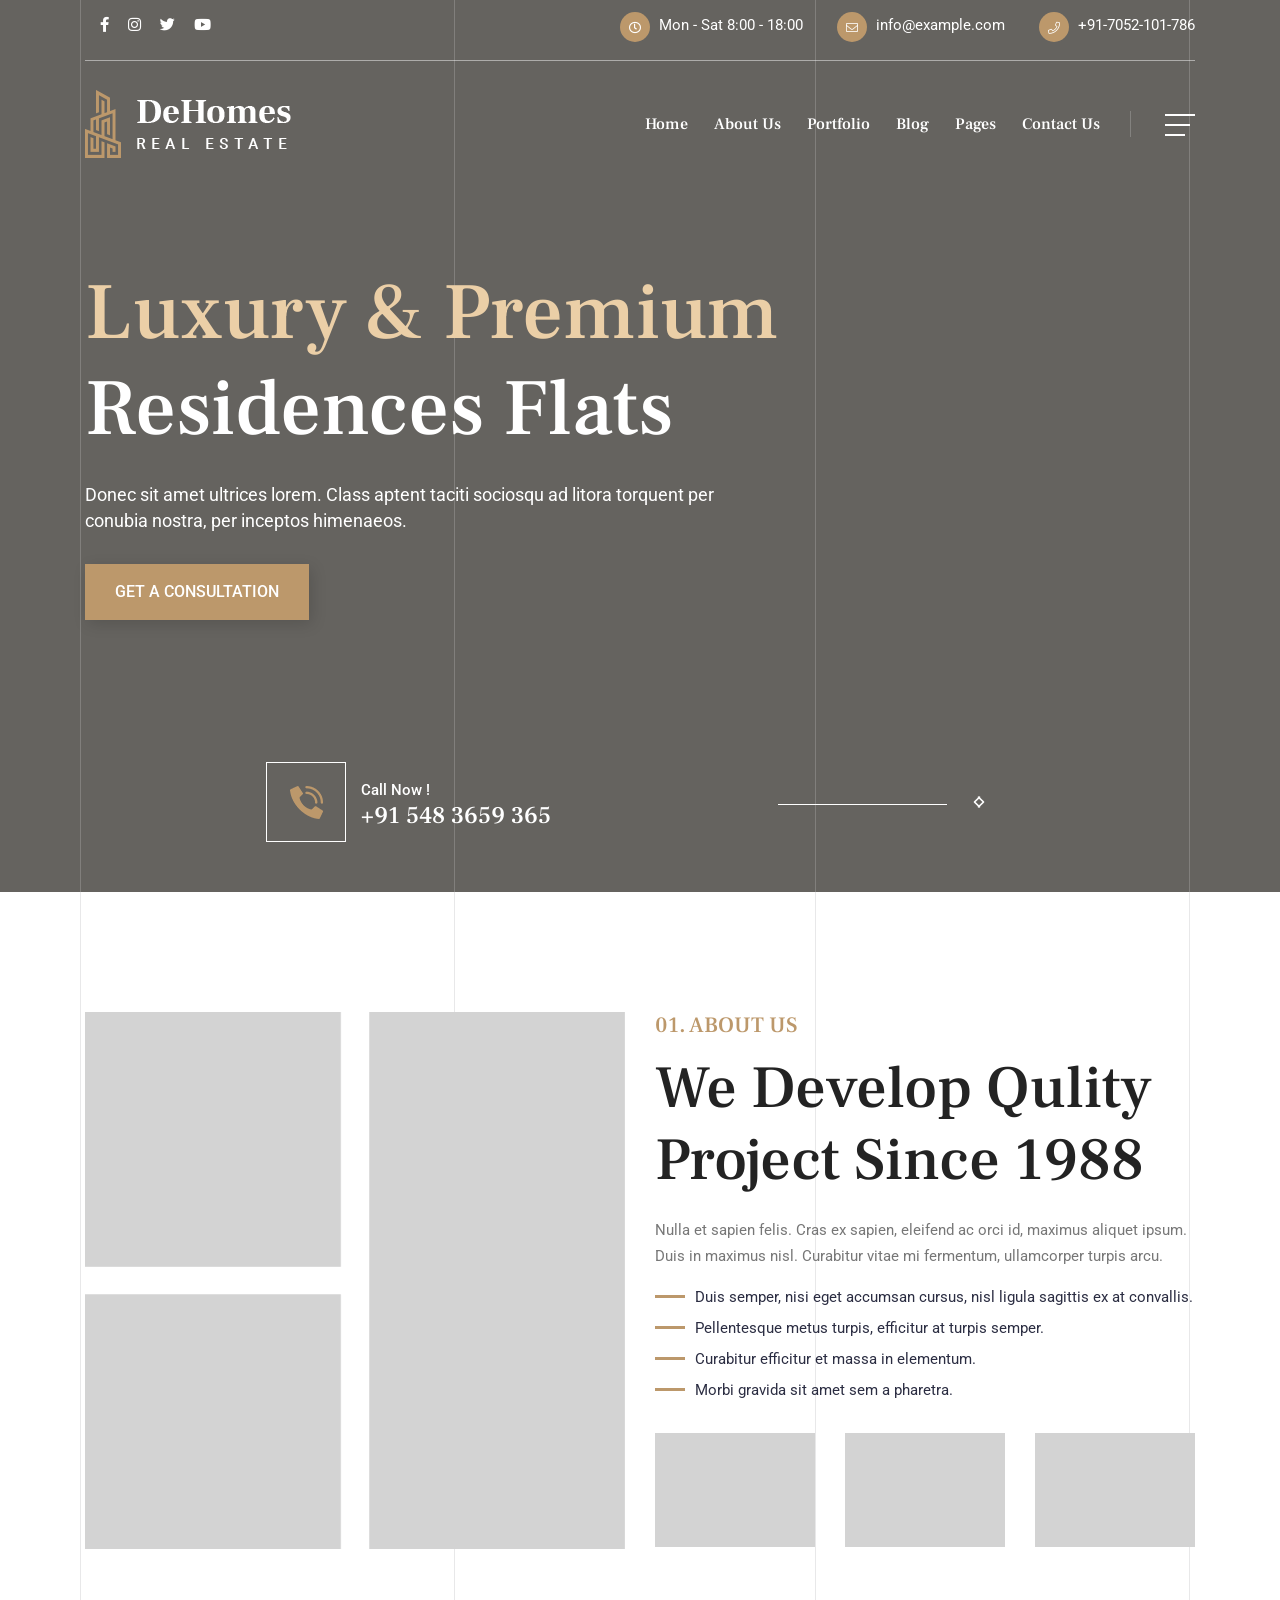
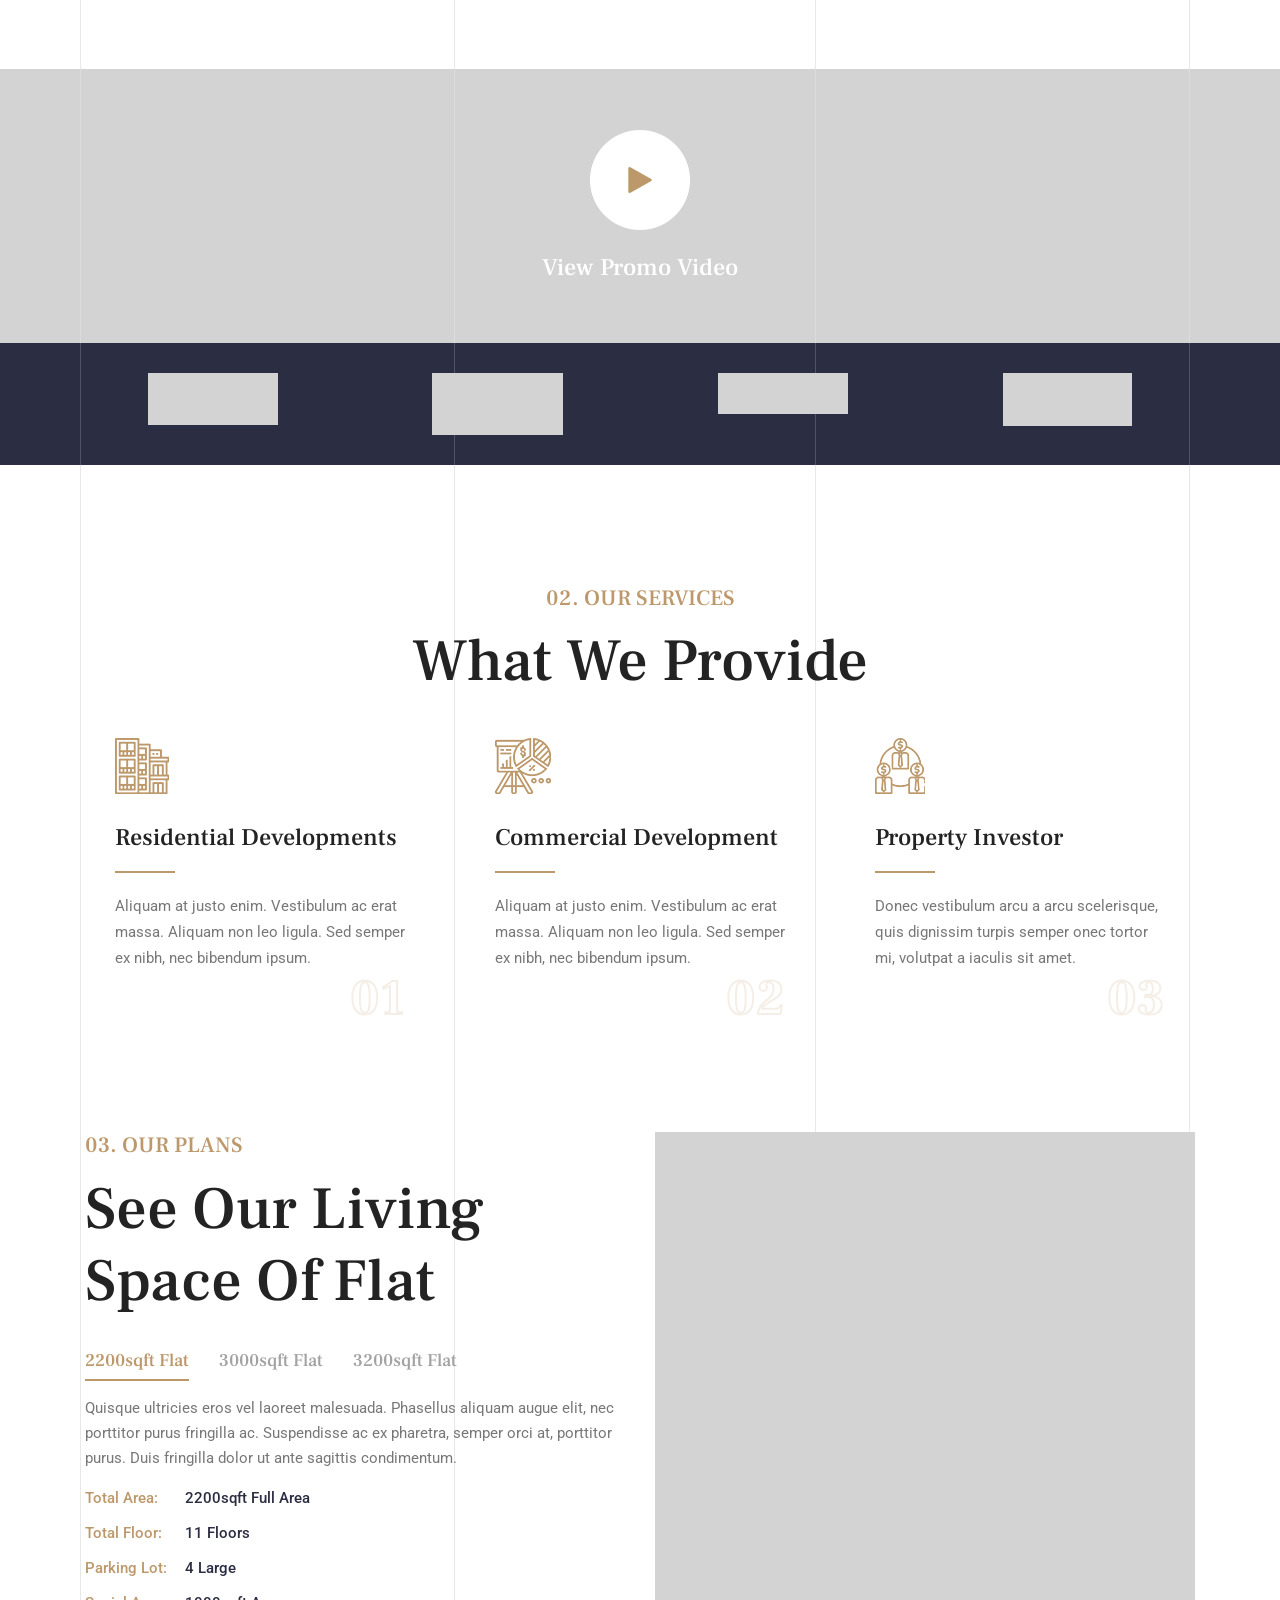
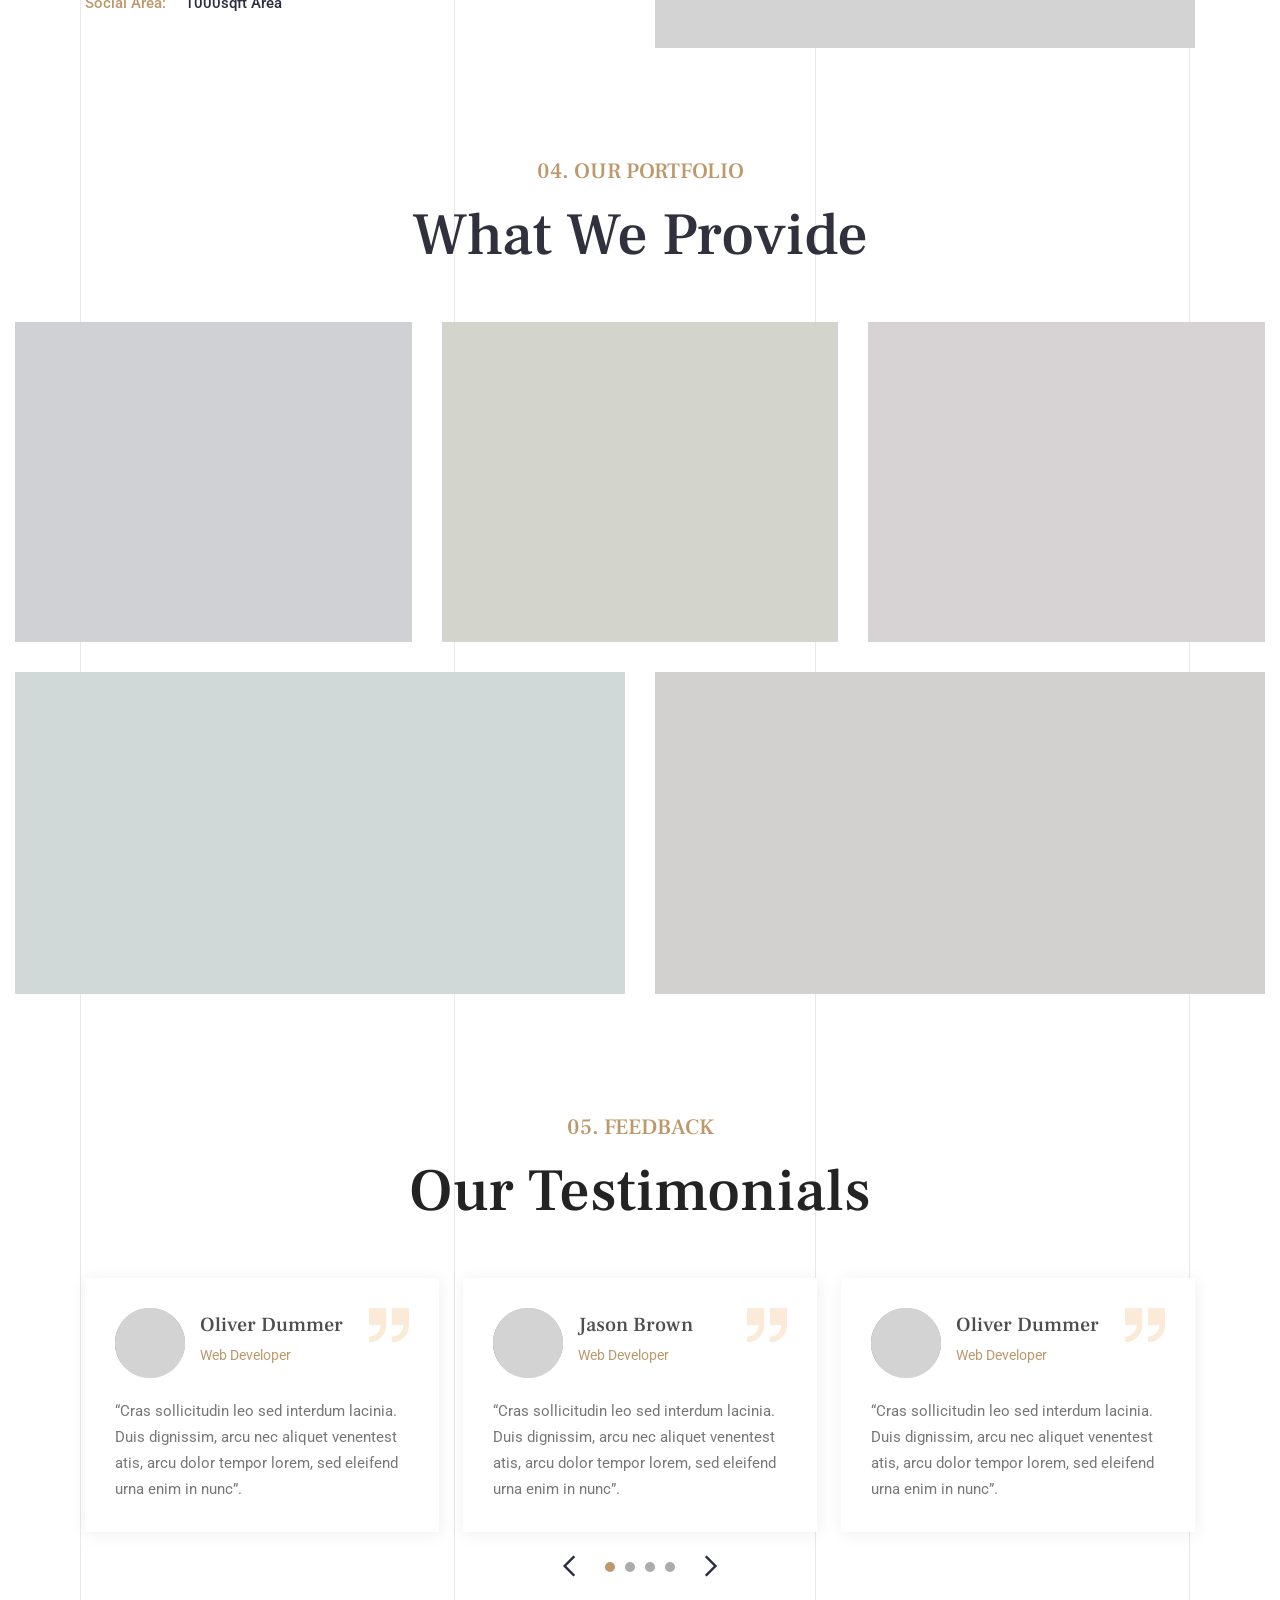
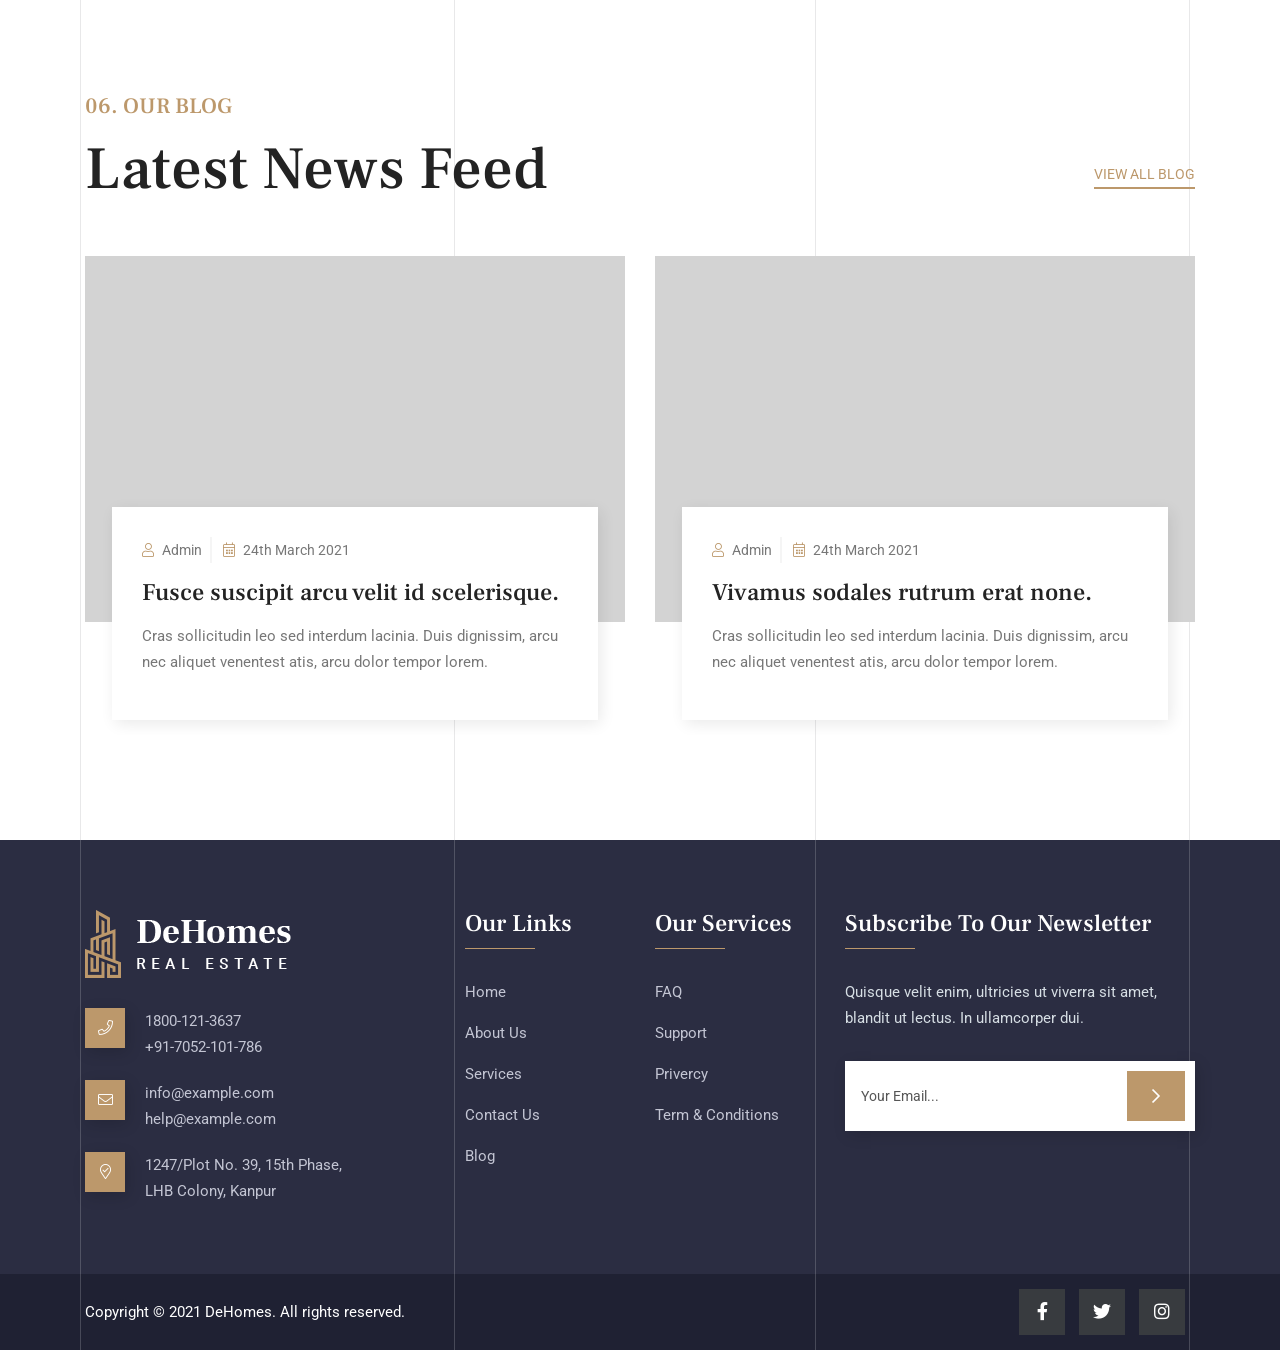
<file: BelmontHOA/index.html>
<!doctype html>
<html class="no-js" lang="zxx">
    <head>
        <meta charset="utf-8">
        <meta http-equiv="x-ua-compatible" content="ie=edge">
        <title>Dehomes -Single Real Estate HTML Template</title>
        <meta name="description" content="">
        <meta name="viewport" content="width=device-width, initial-scale=1">
		<link rel="shortcut icon" type="image/x-icon" href="img/favicon.ico">
        <!-- Place favicon.ico in the root directory -->

		<!-- CSS here -->
        <link rel="stylesheet" href="css/bootstrap.min.css">
        <link rel="stylesheet" href="css/animate.min.css">
        <link rel="stylesheet" href="css/magnific-popup.css">
        <link rel="stylesheet" href="fontawesome/css/all.min.css">
        <link rel="stylesheet" href="font-flaticon/flaticon.css">
        <link rel="stylesheet" href="css/dripicons.css">
        <link rel="stylesheet" href="css/slick.css">
        <link rel="stylesheet" href="css/meanmenu.css">
        <link rel="stylesheet" href="css/default.css">
        <link rel="stylesheet" href="css/style.css">
        <link rel="stylesheet" href="css/responsive.css">
    </head>
    <body>
          <!-- Lines -->
        <div class="content-lines-wrapper">
            <div class="content-lines-inner">
                <div class="content-lines"></div>
            </div>
        </div>
            <!-- Lines -->
     <!-- header -->
        <header class="header-area header-three">  
           <div class="header-top second-header d-none d-md-block">
                <div class="container">
                    <div class="row align-items-center">                                              
                        <div class="col-lg-4 col-md-4 d-none d-lg-block">
                           <div class="header-social">
                                <span>
                                    <a href="#" title="Facebook"><i class="fab fa-facebook-f"></i></a>
                                    <a href="#" title="LinkedIn"><i class="fab fa-instagram"></i></a>               
                                    <a href="#" title="Twitter"><i class="fab fa-twitter"></i></a>
                                    <a href="#" title="Twitter"><i class="fab fa-youtube"></i></a>
                                   </span>                    
                                   <!--  /social media icon redux -->                               
                            </div>
                        </div>
                         <div class="col-lg-8 col-md-8 text-right d-none d-lg-block">
                             <div class="header-cta">
                               <ul>                                   
                                    
                                     <li>
                                        <i class="icon far fa-clock"></i>
                                        <span>Mon - Sat 8:00 - 18:00</span>
                                    </li>
                                    <li>
                                        <i class="icon fal fa-envelope"></i>
                                        <span>info@example.com</span>
                                    </li>
                                    <li>
                                        <i class="icon fal fa-phone"></i>
                                        <span>+91-7052-101-786</span>
                                    </li>
                                </ul>
                            </div>
                        </div>
                        
                    </div>
                </div>
            </div>		
			  <div id="header-sticky" class="menu-area">
                <div class="container">
                    <div class="second-menu">
                        <div class="row align-items-center">
                            <div class="col-xl-3 col-lg-3">
                                <div class="logo">
                                    <a href="index.html"><img src="img/logo/logo.png" alt="logo"></a>
                                </div>
                            </div>
                           <div class="col-xl-8 col-lg-8">
                              
                                <div class="main-menu text-right text-xl-right">
                                    <nav id="mobile-menu">
                                        <ul>
                                            <li class="has-sub">
												<a href="index.html">Home</a>
												<ul>
                                                    <li><a href="index.html">Home Page 01</a></li>
                                                    <li><a href="index-2.html">Home Page 02</a></li>
												</ul>
											</li>
                                            <li><a href="about.html">About Us</a></li>
                                             <li><a href="projects.html">Portfolio</a></li>
                                            <li class="has-sub"> 
                                                <a href="blog.html">Blog</a>
                                                <ul>
                                                    <li><a href="blog.html">Blog</a></li>
                                                    <li><a href="blog-details.html">Blog Details</a></li>
												</ul>
                                            </li>           
                                            <li class="has-sub"><a href="#">Pages</a>
												<ul>
                                                   <li><a href="services.html">Services</a></li>
                                                    <li><a href="services-detail.html">Services Details</a></li>
                                                    <li><a href="pricing.html">Pricing</a></li>
                                                    <li><a href="team.html">Team</a></li>
                                                    <li><a href="faq.html">Faq</a></li>
                                                </ul>
											</li>
                                           
                                            <li><a href="contact.html">Contact Us</a></li>                                          
											          
                                        </ul>
                                    </nav>
                                </div>
                            </div>   
                            <div class="col-xl-1 col-lg-1 text-right d-none d-lg-block mt-30 mb-30 text-right text-xl-right">
                                <a href="#" class="menu-tigger"><img src="img/bg/toggle-menu.png" alt="logo"></a>
                            </div>
                            
                                <div class="col-12">
                                    <div class="mobile-menu"></div>
                                </div>
                        </div>
                    </div>
                </div>
            </div>
        </header>
        <!-- header-end -->
        <!-- offcanvas-area -->
                <div class="offcanvas-menu">
                <span class="menu-close"><i class="fas fa-times"></i></span>
              <form role="search" method="get" id="searchform"   class="searchform" action="http://wordpress.zcube.in/xconsulta/">
                                <input type="text" name="s" id="search" value="" placeholder="Search"  />
                                <button><i class="fa fa-search"></i></button>
                            </form>

                    
                    <div id="cssmenu3" class="menu-one-page-menu-container">
                        <ul id="menu-one-page-menu-2" class="menu">
                            <li class="menu-item menu-item-type-custom menu-item-object-custom"><a href="index.html">Home</a></li>
                            <li class="menu-item menu-item-type-custom menu-item-object-custom"><a href="about.html">About Us</a></li>
                            <li class="menu-item menu-item-type-custom menu-item-object-custom"><a href="services.html">Services</a></li>
                             <li class="menu-item menu-item-type-custom menu-item-object-custom"><a href="pricing.html">Pricing </a></li>
                             <li class="menu-item menu-item-type-custom menu-item-object-custom"><a href="team.html">Team </a></li>
                             
                             <li class="menu-item menu-item-type-custom menu-item-object-custom"><a href="projects.html">Gallery Study</a></li>
                             <li class="menu-item menu-item-type-custom menu-item-object-custom"><a href="blog.html">Blog</a></li>
                            <li class="menu-item menu-item-type-custom menu-item-object-custom"><a href="contact.html">Contact</a></li>
                        </ul>
                    </div>  
                    
                    <div id="cssmenu2" class="menu-one-page-menu-container">
                        <ul id="menu-one-page-menu-1" class="menu">
                            <li class="menu-item menu-item-type-custom menu-item-object-custom"><a href="#home"><span>+8 12 3456897</span></a></li>
                            <li class="menu-item menu-item-type-custom menu-item-object-custom"><a href="#howitwork"><span>info@example.com</span></a></li>
                        </ul>
                    </div>                
            </div>
            <div class="offcanvas-overly"></div>
                 <!-- offcanvas-end -->
      
        <!-- main-area -->
        <main>
            
            <!-- search-popup -->
		<div class="modal fade bs-example-modal-lg search-bg popup1" tabindex="-1" role="dialog">
			<div class="modal-dialog modal-lg" role="document">
				<div class="modal-content search-popup">
					<div class="text-center">
						<a href="#" class="close2" data-dismiss="modal" aria-label="Close">× close</a>
					</div>
					<div class="row search-outer">
						<div class="col-md-11"><input type="text" placeholder="Search for products..." /></div>
						<div class="col-md-1 text-right"><a href="#"><i class="fa fa-search" aria-hidden="true"></i></a></div>
					</div>
				</div>
			</div>
		</div>
		<!-- /search-popup -->
            <!-- slider-area -->
            <section id="home" class="slider-area slider-four fix p-relative">
                
                <div class="call-box">
                    <ul>
                        <li>
                            <div class="icon"><img src="img/icon/phone-call.png" alt="top-m-icon.png"></div>
                        </li>
                        <li>
                            <div class="text">
                                <span>Call Now !</span>
                                <strong>+91 548 3659 365</strong>
                            </div>
                        </li>

                   </ul>
                </div>
                <div class="slider-line">
                    <img src="img/bg/slider-line.png" alt="slider-line">
                </div>
                
                <div class="slider-active">
				<div class="single-slider slider-bg d-flex align-items-center p-relative" >
                     <!-- Lines -->
                <div class="content-lines-wrapper2">
                    <div class="content-lines-inner2">
                        <div class="content-lines2"></div>
                    </div>
                </div>
                    <!-- Lines -->
                    <div class="image-layer" style="background: url(img/slider/slider_img_bg.png)"></div>
                        <div class="container">                            
                           <div class="row justify-content-center align-items-center">
                                <div class="col-lg-8 col-md-8">
                                    <div class="slider-content s-slider-content">
                                         <h2 data-animation="fadeInUp" data-delay=".4s"><span>Luxury & Premium</span> Residences Flats</h2>
                                        <p data-animation="fadeInUp" data-delay=".6s">Donec sit amet ultrices lorem. Class aptent taciti sociosqu ad litora torquent per conubia nostra, per inceptos himenaeos.</p>
                                        
                                         <div class="slider-btn mt-30" data-animation="fadeInUp" data-delay=".4s">     
                                             <a href="contact.html" class="btn ss-btn mr-15">Get A Consultation</a>
                                             
                                        </div>        
                                                   
                                        
                                    </div>
                                </div>
                                <div class="col-lg-4 col-md-4">
                                    
                                </div>
                               
                               
                            </div>
                            
                        </div>
                    </div>
                  <div class="single-slider slider-bg d-flex align-items-center p-relative" >
                          <!-- Lines -->
                            <div class="content-lines-wrapper2">
                                <div class="content-lines-inner2">
                                    <div class="content-lines2"></div>
                                </div>
                            </div>
                           <!-- Lines -->
                    <div class="image-layer" style="background: url(img/slider/slider_img_bg02.png)"></div>
                        <div class="container">                            
                           <div class="row justify-content-center align-items-center">
                                <div class="col-lg-8 col-md-8">
                                    <div class="slider-content s-slider-content">
                                         <h2 data-animation="fadeInUp" data-delay=".4s"><span>Luxury & Premium</span> Residences Flats</h2>
                                        <p data-animation="fadeInUp" data-delay=".6s">Donec sit amet ultrices lorem. Class aptent taciti sociosqu ad litora torquent per conubia nostra, per inceptos himenaeos.</p>
                                        
                                         <div class="slider-btn mt-30" data-animation="fadeInUp" data-delay=".4s">     
                                             <a href="contact.html" class="btn ss-btn mr-15">Get A Consultation</a>
                                             
                                        </div>        
                                                   
                                        
                                    </div>
                                </div>
                                <div class="col-lg-4 col-md-4">
                                    
                                </div>
                               
                               
                            </div>
                            
                        </div>
                    </div>
               
                    
                    </div>
                    
               
            </section>
            <!-- slider-area-end -->
            
           
             <!-- about-area -->
            <section id="about" class="about-area about-p pt-120 pb-120 p-relative fix">
                <div class="container">
                    <div class="row">
                         <div class="col-lg-6 col-md-12 col-sm-12">
                            <div class="s-about-img p-relative  wow fadeInLeft  animated"   data-animation="fadeInLeft" data-delay=".4s">
                                <img src="img/features/about_img.png" alt="img">    
                            </div>
                          
                        </div>
                        
					<div class="col-lg-6 col-md-12 col-sm-12">
                            <div class="about-content s-about-content  wow fadeInRight  animated" data-animation="fadeInRight" data-delay=".4s">
                                <div class="about-title second-title pb-20">  
                                    <h5>01. About Us</h5>
                                    <h2>We Develop Qulity Project Since 1988</h2>
                                   
                                </div>
                                
                                <p>Nulla et sapien felis. Cras ex sapien, eleifend ac orci id, maximus aliquet ipsum. Duis in maximus nisl. Curabitur vitae mi fermentum, ullamcorper turpis arcu.</p>
                               <div class="about-content3 mb-25">
                                    <div class="row">
                                    <div class="col-md-12">
                                     <ul class="green">                                              
                                                <li>Duis semper, nisi eget accumsan cursus, nisl ligula sagittis ex at convallis.</li>
                                                <li>Pellentesque metus turpis, efficitur at turpis semper.</li>     
                                                <li>Curabitur efficitur et massa in elementum.</li>
                                                <li>Morbi gravida sit amet sem a pharetra.</li> 
                                           </ul>
                                    </div>
                            
                                    </div>
                                    
                                
                                </div>
                                <div class="about-gallery">
                                    <div class="row">
                                        <div class="col-md-4">
                                           <img src="img/features/about_img2.png" alt="img">    
                                        </div>
                                        <div class="col-md-4">
                                           <img src="img/features/about_img3.png" alt="img">    
                                        </div>
                                        <div class="col-md-4">
                                           <img src="img/features/about_img4.png" alt="img">    
                                        </div>
                            
                                    </div>
                                    
                                
                                </div>
                            
                            </div>
                        </div>
                     
                    </div>
                </div>
            </section>
            <!-- about-area-end -->
            <!-- video-area -->
            <section id="video" class="video-area pt-60 pb-60 p-relative" style="background-image:url(img/bg/video-bg.png); background-repeat: no-repeat; background-position: center bottom; background-size:cover;">
                 <!-- Lines -->
                            <div class="content-lines-wrapper2">
                                <div class="content-lines-inner2">
                                    <div class="content-lines2"></div>
                                </div>
                            </div>
                           <!-- Lines -->
                <div class="container">                   
                     <div class="row">
                        <div class="col-12">
                            <div class="s-video-wrap">
                                <div class="s-video-content">
                                    <a href="https://www.youtube.com/watch?v=7e90gBu4pas" class="popup-video mb-50"><img src="img/bg/play-button.png" alt="circle_right"></a>
                                   
                                </div>
                            </div>
                            <div class="section-title center-align text-center">
                                <h2>
                                 View Promo Video
                                </h2>
                            </div>
                        </div>
                        
                    </div>
                </div>
            </section>
            <!-- video-area-end -->
             <!-- brand-area -->
            <div class="brand-area pt-30 pb-30  p-relative" style="background: #2b2d42;">
                 <!-- Lines -->
                            <div class="content-lines-wrapper2">
                                <div class="content-lines-inner2">
                                    <div class="content-lines2"></div>
                                </div>
                            </div>
                           <!-- Lines -->
                <div class="container">
                    <div class="row brand-active">
                        <div class="col-xl-2">
                            <div class="single-brand">
                                 <img src="img/brand/b-logo1.png" alt="img">
                            </div>
                        </div>
                       <div class="col-xl-2">
                            <div class="single-brand">
                                     <img src="img/brand/b-logo2.png" alt="img">
                            </div>
                        </div>
                        <div class="col-xl-2">
                            <div class="single-brand">
                                  <img src="img/brand/b-logo3.png" alt="img">
                            </div>
                        </div>
                        <div class="col-xl-2">
                            <div class="single-brand">
                                  <img src="img/brand/b-logo4.png" alt="img">
                            </div>
                        </div>
                         <div class="col-xl-2">
                            <div class="single-brand">
                                 <img src="img/brand/b-logo5.png" alt="img">
                            </div>
                        </div>
                        <div class="col-xl-2">
                            <div class="single-brand">
                                 <img src="img/brand/b-logo6.png" alt="img">
                            </div>
                        </div>
                        
                    </div>
                </div>
            </div>
            <!-- brand-area-end -->
            
           
              <!-- services-three-area -->
            <section class="services pt-120 pb-80 p-relative fix">
                <div class="container">
                    <div class="row">   
                        <div class="col-lg-12 p-relative">
                           <div class="section-title center-align mb-10 text-center">
                                 <h5>02. Our Services</h5>
                                <h2>
                                    What We Provide
                                </h2>
                             
                            </div>
                        </div>                        
                         
                    </div>
                    <div class="row services-active">
                     
                              <div class="col-lg-4 col-md-4 bdr">
                                <div class="services-08-item">
                                    <div class="services-08-thumb">
                                     <img src="img/icon/se-icon4.png" alt="img">
                                    </div>
                                    <div class="services-08-content">
                                        <h3><a href="services-detail.html"> Residential Developments</a></h3>
                                        <p>Aliquam at justo enim. Vestibulum ac erat massa. Aliquam non leo ligula. Sed semper ex nibh, nec bibendum ipsum.</p>
                                       <div class="number">01</div>
                                    </div>
                                </div>
                            </div>
                              <div class="col-lg-4 col-md-4 bdr">
                                <div class="services-08-item">
                                    <div class="services-08-thumb">
                                     <img src="img/icon/se-icon5.png" alt="img">
                                    </div>
                                    <div class="services-08-content">
                                        <h3><a href="services-detail.html">Commercial Development</a></h3>
                                        <p>Aliquam at justo enim. Vestibulum ac erat massa. Aliquam non leo ligula. Sed semper ex nibh, nec bibendum ipsum.</p>
                                         <div class="number">02</div>
                                    </div>
                                </div>
                            </div>
                             <div class="col-lg-4 col-md-4 bdr">
                                <div class="services-08-item">
                                    <div class="services-08-thumb">
                                      <img src="img/icon/se-icon6.png" alt="img">
                                    </div>
                                    <div class="services-08-content">
                                        <h3><a href="services-detail.html">Property Investor</a></h3>
                                        <p>Donec vestibulum arcu a arcu scelerisque, quis dignissim turpis semper onec tortor mi, volutpat a iaculis sit amet.</p>
                                       <div class="number">03</div>
                                    </div>
                                </div>
                            </div>
                              <div class="col-lg-4 col-md-4 bdr">
                                <div class="services-08-item">
                                    <div class="services-08-thumb">
                                     <img src="img/icon/se-icon5.png" alt="img">
                                    </div>
                                    <div class="services-08-content">
                                        <h3><a href="services-detail.html">Commercial Development</a></h3>
                                        <p>Aliquam at justo enim. Vestibulum ac erat massa. Aliquam non leo ligula. Sed semper ex nibh, nec bibendum ipsum.</p>
                                        <div class="number">04</div>
                                    </div>
                                </div>
                            </div>
                            
                       
                        </div>
					
                     
                    </div>
            </section>
           <!-- services-three-area -->
            <!-- apartments-area -->
            <section class="apartments pb-110">
                <div class="container">
                

              <div class="row">                
				   <div class="col-lg-6 ">
                       <div class="section-title mb-30">
                                <h5>03. Our Plans</h5>
                                <h2> See Our Living Space Of Flat </h2>
                            </div>
                       <nav>
                    <div class="nav nav-tabs nav-fill" id="nav-tab" role="tablist">
                      <a class="nav-item nav-link active" id="nav-home-tab" data-toggle="tab" href="#nav-home" role="tab" aria-controls="nav-home" aria-selected="true">2200sqft Flat</a>
                      <a class="nav-item nav-link" id="nav-profile-tab" data-toggle="tab" href="#nav-profile" role="tab" aria-controls="nav-profile" aria-selected="false">3000sqft Flat</a>
                      <a class="nav-item nav-link" id="nav-contact-tab" data-toggle="tab" href="#nav-contact" role="tab" aria-controls="nav-contact" aria-selected="false">3200sqft Flat</a>
                    </div>
                  </nav>
                  <div class="tab-content py-3 px-3 px-sm-0" id="nav-tabContent">
                    <div class="tab-pane fade show active" id="nav-home" role="tabpanel" aria-labelledby="nav-home-tab">
					 <div class="row">						
						<div class="col-lg-12">
							<p>Quisque ultricies eros vel laoreet malesuada. Phasellus aliquam augue elit, nec porttitor purus fringilla ac. Suspendisse ac ex pharetra, semper orci at, porttitor purus. Duis fringilla dolor ut ante sagittis condimentum.</p> 
                            <ul>
                                <li><span class="before">Total Area:</span> <span class="after"> 2200sqft Full Area</span></li>
                                <li><span class="before">Total Floor:</span> <span class="after"> 11 Floors</span></li>
                                <li><span class="before">Parking Lot:</span> <span class="after"> 4 Large</span></li>
                                <li><span class="before">Social Area:</span> <span class="after"> 1000sqft Area</span></li>
                            </ul>
						</div>
						
					</div>
                     
                    </div>
                    <div class="tab-pane fade" id="nav-profile" role="tabpanel" aria-labelledby="nav-profile-tab">
                     <div class="row">						
						<div class="col-lg-12">
							<p>Quisque ultricies eros vel laoreet malesuada. Phasellus aliquam augue elit, nec porttitor purus fringilla ac. Suspendisse ac ex pharetra, semper orci at, porttitor purus. Duis fringilla dolor ut ante sagittis condimentum.</p> 
                            <ul>
                                <li><span class="before">Total Area:</span> <span class="after"> 3000sqft Full Area</span></li>
                                <li><span class="before">Total Floor:</span> <span class="after"> 15 Floors</span></li>
                                <li><span class="before">Parking Lot:</span> <span class="after"> 5 Large</span></li>
                                <li><span class="before">Social Area:</span> <span class="after"> 1200sqft Area</span></li>
                            </ul>
						</div>
						
					</div>
                    </div>
                    <div class="tab-pane fade" id="nav-contact" role="tabpanel" aria-labelledby="nav-contact-tab">
                     <div class="row">
						<div class="col-lg-12">
							<p>Quisque ultricies eros vel laoreet malesuada. Phasellus aliquam augue elit, nec porttitor purus fringilla ac. Suspendisse ac ex pharetra, semper orci at, porttitor purus. Duis fringilla dolor ut ante sagittis condimentum.</p> 
                            <ul>
                                <li><span class="before">Total Area:</span> <span class="after"> 3200sqft Full Area</span></li>
                                <li><span class="before">Total Floor:</span> <span class="after"> 18 Floors</span></li>
                                <li><span class="before">Parking Lot:</span> <span class="after"> 6 Large</span></li>
                                <li><span class="before">Social Area:</span> <span class="after"> 1300sqft Area</span></li>
                            </ul>
						</div>
						
					</div>
                    </div>
                    
                  </div>
                
                </div>
                  
                  <div class="col-lg-6">
							<div class="apartments-img">
								<img src="img/bg/floor-chart.png" alt="floor-chart"/>
							</div>
						</div>
                  
              </div>
        </div>

            </section>
            <!-- apartments-area-end -->
             <!-- gallery-area -->          
            <section id="services-area2" class="services-area2 pb-90 fix">
                <div class="container-fluid">
                    <div class="row">
                       <div class="col-lg-12 col-md-12">
                           <div class="section-title center-align mb-50 text-center">
                                 <h5>04. Our Portfolio</h5>
                                <h2>
                                    What We Provide
                                </h2>
                             
                            </div>
                        </div>
                       <div class="col-lg-4 col-md-12 mb-30">
                          <a href="img/gallery/protfolio-img01.png" class="popup-image">
                                <figure class="gallery-image">
                                  <img src="img/gallery/protfolio-img01.png" alt="img" class="img">      
                                    <figcaption>
                                        <h4>Apartment Security </h4>
                                         <span>CCTV Security System</span>
                                    </figcaption>
                                </figure>
                            </a>
                        </div>
                        <div class="col-lg-4 col-md-12 mb-30">
                           <a href="img/gallery/protfolio-img02.png" class="popup-image">
                                <figure class="gallery-image">
                                  <img src="img/gallery/protfolio-img02.png" alt="img" class="img">      
                                    <figcaption>
                                        <h4>Apartment Security </h4>
                                         <span>CCTV Security System</span>
                                    </figcaption>
                                </figure>
                            </a>
                        </div>
                         
                         <div class="col-lg-4 col-md-12 mb-30">
                           <a href="img/gallery/protfolio-img03.png" class="popup-image">
                                <figure class="gallery-image">
                                  <img src="img/gallery/protfolio-img03.png" alt="img" class="img">      
                                    <figcaption>
                                        <h4>Apartment Security </h4>
                                         <span>CCTV Security System</span>
                                    </figcaption>
                                </figure>
                            </a>
                        </div>
                        
                          <div class="col-lg-6 col-md-12 mb-30">
                           <a href="img/gallery/protfolio-img04.png" class="popup-image">
                                <figure class="gallery-image">
                                  <img src="img/gallery/protfolio-img04.png" alt="img" class="img">      
                                    <figcaption>
                                        <h4>Apartment Security </h4>
                                         <span>CCTV Security System</span>
                                    </figcaption>
                                </figure>
                            </a>
                        </div>
                        <div class="col-lg-6 col-md-12 mb-30">
                           <a href="img/gallery/protfolio-img03.png" class="popup-image">
                                <figure class="gallery-image">
                                  <img src="img/gallery/protfolio-img05.png" alt="img" class="img">      
                                    <figcaption>
                                        <h4>Apartment Security </h4>
                                         <span>CCTV Security System</span>
                                    </figcaption>
                                </figure>
                            </a>
                        </div>
                        
                        
                    </div>
                </div>
            </section>
            <!-- gallery-area-end -->
            
        <!-- testimonial-area -->
            <section class="testimonial-area pb-90">
                <div class="container">
                    <div class="row">
                        <div class="col-lg-12">
                            <div class="section-title center-align mb-20 text-center">
                                <h5>05. Feedback</h5>
                              
                                <h2>
                                  Our Testimonials
                                </h2>
                             
                            </div>
                           
                        </div>
                        
                        <div class="col-lg-12">
                            <div class="testimonial-active">
                                <div class="single-testimonial">
                                   <div class="testi-author">
                                        <img src="img/testimonial/testi_avatar.png" alt="img">
                                        <div class="ta-info">
                                            <h6>Oliver Dummer</h6>
                                            <span>Web Developer</span>
                                        </div>
                                    </div>
                                    <p>“Cras sollicitudin leo sed interdum lacinia. Duis dignissim, arcu nec aliquet venentest atis, arcu dolor tempor lorem, sed eleifend urna enim in nunc”.</p>
                                     <div class="qt-img">
                                    <img src="img/testimonial/qt-icon.png" alt="img">
                                    </div>
                                </div>
                                <div class="single-testimonial">
                                     <div class="testi-author">
                                        <img src="img/testimonial/testi_avatar.png" alt="img">
                                        <div class="ta-info">
                                            <h6>Jason Brown</h6>
                                            <span>Web Developer</span>
                                        </div>
                                    </div>
                                  <p>“Cras sollicitudin leo sed interdum lacinia. Duis dignissim, arcu nec aliquet venentest atis, arcu dolor tempor lorem, sed eleifend urna enim in nunc”.</p>
                                   
                                     <div class="qt-img">
                                    <img src="img/testimonial/qt-icon.png" alt="img">
                                    </div>
                                </div>
                               <div class="single-testimonial">
                                   <div class="testi-author">
                                        <img src="img/testimonial/testi_avatar.png" alt="img">
                                        <div class="ta-info">
                                            <h6>Oliver Dummer</h6>
                                            <span>Web Developer</span>
                                        </div>
                                    </div>
                                   <p>“Cras sollicitudin leo sed interdum lacinia. Duis dignissim, arcu nec aliquet venentest atis, arcu dolor tempor lorem, sed eleifend urna enim in nunc”.</p>
                                     <div class="qt-img">
                                    <img src="img/testimonial/qt-icon.png" alt="img">
                                    </div>
                                </div>
                                <div class="single-testimonial">
                                     <div class="testi-author">
                                        <img src="img/testimonial/testi_avatar.png" alt="img">
                                        <div class="ta-info">
                                            <h6>Margie Robinn</h6>
                                            <span>Web Developer</span>
                                        </div>
                                    </div>
                                  <p>“Cras sollicitudin leo sed interdum lacinia. Duis dignissim, arcu nec aliquet venentest atis, arcu dolor tempor lorem, sed eleifend urna enim in nunc”.</p>
                                     <div class="qt-img">
                                    <img src="img/testimonial/qt-icon.png" alt="img">
                                    </div>
                                </div>
                                
                            </div>
                        </div>
                    </div>
                </div>
            </section>
            <!-- testimonial-area-end -->
             <!-- blog-area -->
            <section id="blog" class="blog-area  p-relative pb-90 fix">
                <div class="container">
                    <div class="row align-items-center"> 
                        <div class="col-lg-6">
                            <div class="section-title center-align mb-50">
                                <h5>06. Our Blog</h5>
                              
                                <h2>
                                 Latest News Feed
                                </h2>
                               
                            </div>
                           
                        </div>
                         <div class="col-lg-6">
                            <div class="section-title center-align text-right">
                                <a href="blog.html">View All Blog</a>                               
                            </div>
                           
                        </div>
                    </div>
                    <div class="row">
                       <div class="col-lg-6 col-md-12">
                            <div class="single-post2 mb-15">
                                <div class="blog-thumb2">
                                    <a href="blog-details.html"><img src="img/blog/inner_b1.jpg" alt="img"></a>
                                </div>                    
                                <div class="blog-content2">     
                                    <div class="b-meta">
                                        <div class="meta-info">
                                            <ul>
                                                <li><i class="fal fa-user"></i> Admin</li>
                                                <li><i class="fal fa-calendar-alt"></i> 24th March 2021</li>

                                            </ul>
                                        </div>
                                    </div>
                                        <h4><a href="blog-details.html">Fusce suscipit arcu velit id scelerisque.</a></h4> 
                                        <p>Cras sollicitudin leo sed interdum lacinia. Duis dignissim, arcu nec aliquet venentest atis, arcu dolor tempor lorem.</p>
                                      
                                </div>
                            </div>
                        </div>
                         <div class="col-lg-6 col-md-12">
                            <div class="single-post2 mb-15">
                                <div class="blog-thumb2">
                                    <a href="blog-details.html"><img src="img/blog/inner_b2.jpg" alt="img"></a>
                                </div>
                                <div class="blog-content2">     
                                   <div class="b-meta">
                                        <div class="meta-info">
                                            <ul>
                                                <li><i class="fal fa-user"></i> Admin</li>
                                                <li><i class="fal fa-calendar-alt"></i> 24th March 2021</li>

                                            </ul>
                                        </div>
                                    </div>
                                     <h4><a href="blog-details.html">Vivamus sodales rutrum erat none.</a></h4>    
                                     <p>Cras sollicitudin leo sed interdum lacinia. Duis dignissim, arcu nec aliquet venentest atis, arcu dolor tempor lorem.</p>
                                     

                                </div>
                            </div>
                        </div>
                        
                        
                    </div>
                </div>
            </section>
            <!-- blog-area-end -->
           
        </main>
        <!-- main-area-end -->
         <!-- footer -->
        <footer class="footer-bg footer-p">
            <div class="footer-top pt-70 pb-40  p-relative" style="background: #2b2d42;">
                 <!-- Lines -->
                    <div class="content-lines-wrapper2">
                        <div class="content-lines-inner2">
                            <div class="content-lines2"></div>
                        </div>
                    </div>
                   <!-- Lines -->
                <div class="container">
                    <div class="row justify-content-between">
                        
                          <div class="col-xl-4 col-lg-4 col-sm-6">
                            <div class="footer-widget mb-30">
                                <div class="f-widget-title mb-30">
                                   <img src="img/logo/f_logo.png" alt="img">
                                </div>
                                <div class="f-contact">
                                    <ul>
                                    <li>
                                        <i class="icon fal fa-phone"></i>
                                        <span>1800-121-3637<br>+91-7052-101-786</span>
                                    </li>
                                   <li><i class="icon fal fa-envelope"></i>
                                        <span>
                                            <a href="mailto:info@example.com">info@example.com</a>
                                       <br>
                                       <a href="mailto:help@example.com">help@example.com</a>
                                       </span>
                                    </li>
                                    <li>
                                        <i class="icon fal fa-map-marker-check"></i>
                                        <span>1247/Plot No. 39, 15th Phase,<br> LHB Colony, Kanpur</span>
                                    </li>
                                    
                                </ul>
                                    
                                    </div>
                            </div>
                        </div>
						<div class="col-xl-2 col-lg-2 col-sm-6">
                            <div class="footer-widget mb-30">
                                <div class="f-widget-title">
                                    <h2>Our Links</h2>
                                </div>
                                <div class="footer-link">
                                    <ul>                                        
                                        <li><a href="index.html">Home</a></li>
                                        <li><a href="about.html"> About Us</a></li>
                                        <li><a href="services.html"> Services </a></li>
                                        <li><a href="contact.html"> Contact Us</a></li>
                                        <li><a href="blog.html">Blog </a></li>
                                    </ul>
                                </div>
                            </div>
                        </div>
                        <div class="col-xl-2 col-lg-2 col-sm-6">
                            <div class="footer-widget mb-30">
                                <div class="f-widget-title">
                                    <h2>Our Services</h2>
                                </div>
                                <div class="footer-link">
                                    <ul>
                                        <li><a href="faq.html">FAQ</a></li>
                                        <li><a href="#">Support</a></li>
                                        <li><a href="#">Privercy</a></li>
                                        <li><a href="#">Term & Conditions</a></li>
                                    </ul>
                                </div>
                            </div>
                        </div>  
                        <div class="col-xl-4 col-lg-4 col-sm-6">
                            <div class="footer-widget mb-30">
                                <div class="f-widget-title mb-30">
                                  <h2>Subscribe To Our Newsletter</h2>
                                    <p>Quisque velit enim, ultricies ut viverra sit amet, blandit ut lectus. In ullamcorper dui.</p>
                                </div>
                                <div class="footer-link">
                                 <div class="subricbe p-relative" data-animation="fadeInDown" data-delay=".4s" >
                                            <form action="news-mail.php" method="post" class="contact-form ">
                                             <input type="text" id="email2" name="email2"  class="header-input" placeholder="Your Email..." required>
                                            <button class="btn header-btn"><i class="far fa-chevron-right"></i></button>
                                            </form>
                                        </div>
                                </div>
                                
                            </div>
                        </div>
                      
                        
                    </div>
                </div>
            </div>
            <div class="copyright-wrap">
                <!-- Lines -->
                    <div class="content-lines-wrapper2">
                        <div class="content-lines-inner2">
                            <div class="content-lines2"></div>
                        </div>
                    </div>
                   <!-- Lines -->
                <div class="container">
                    <div class="row align-items-center">
                        <div class="col-lg-6">                         
                              Copyright © 2021 DeHomes. All rights reserved.          
                        </div>
                        <div class="col-lg-6 text-right text-xl-right">                       
                           <div class="footer-social">                                    
                                    <a href="#"><i class="fab fa-facebook-f"></i></a>
                                    <a href="#"><i class="fab fa-twitter"></i></a>
                                    <a href="#"><i class="fab fa-instagram"></i></a>
                                </div>        
                        </div>
                        
                    </div>
                </div>
            </div>
        </footer>
        <!-- footer-end -->


		<!-- JS here -->
        <script src="js/vendor/modernizr-3.5.0.min.js"></script>
        <script src="js/vendor/jquery-3.6.0.min.js"></script>
        <script src="js/popper.min.js"></script>
        <script src="js/bootstrap.min.js"></script>
        <script src="js/slick.min.js"></script>
        <script src="js/ajax-form.js"></script>
        <script src="js/paroller.js"></script>
        <script src="js/wow.min.js"></script>
        <script src="js/js_isotope.pkgd.min.js"></script>
        <script src="js/imagesloaded.min.js"></script>
        <script src="js/parallax.min.js"></script>
         <script src="js/jquery.waypoints.min.js"></script>
        <script src="js/jquery.counterup.min.js"></script>
        <script src="js/jquery.scrollUp.min.js"></script>
        <script src="js/jquery.meanmenu.min.js"></script>
        <script src="js/parallax-scroll.js"></script>
        <script src="js/jquery.magnific-popup.min.js"></script>
        <script src="js/element-in-view.js"></script>
        <script src="js/main.js"></script>
    </body>
</html>
</file>
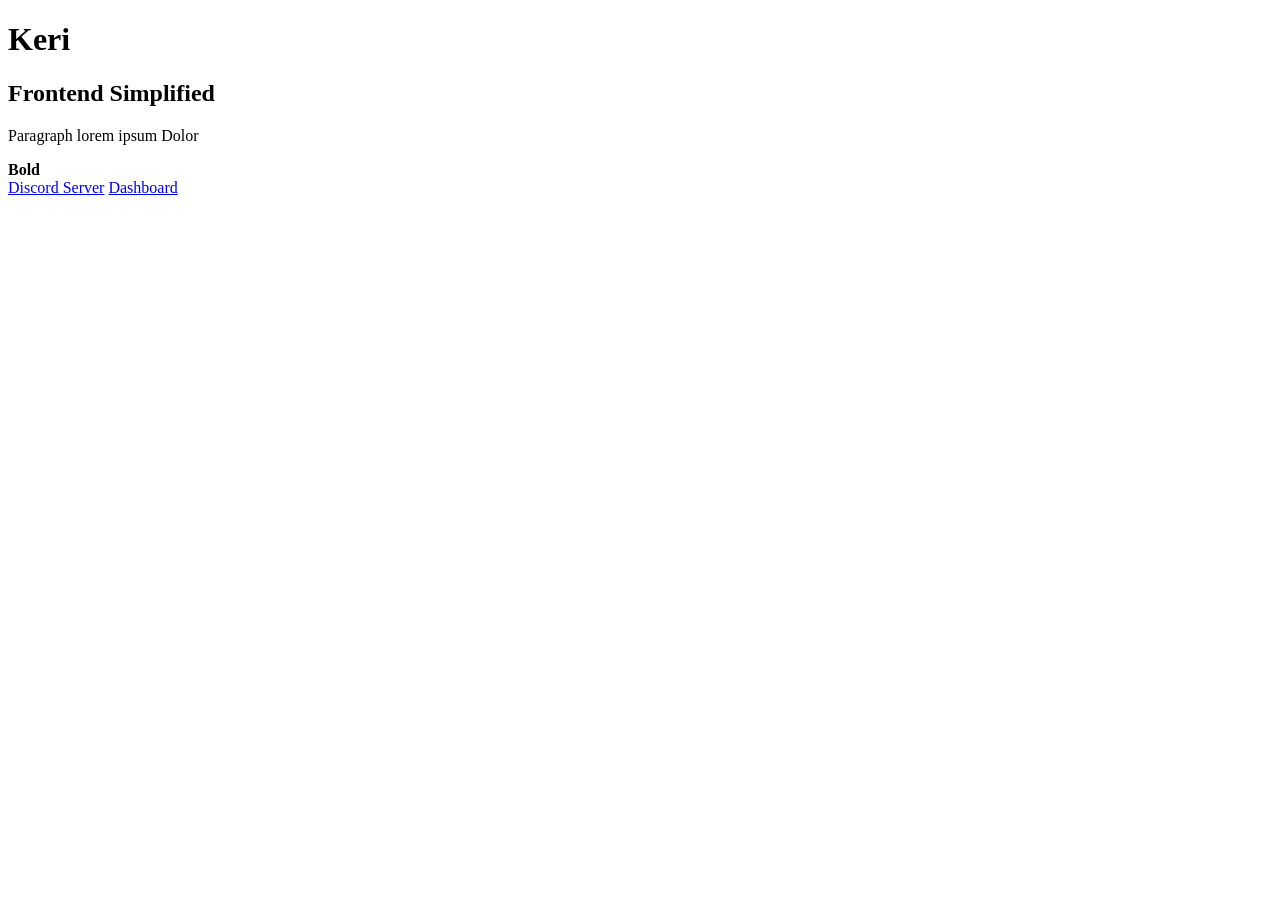
<file: HTML Crash Course/index.html>
<!DOCTYPE html>
<html lang="en">
<head>
    <meta charset="UTF-8">
    <meta name="viewport" content="width=device-width, initial-scale=1.0">
    <title>Document</title>
</head>
<body>
    <h1>Keri</h1>
    <h2>Frontend Simplified</h2>
    <p>Paragraph lorem ipsum Dolor</p>
    <div>
    <b>Bold</b>
    </div>
<a href="https://discord.gg/frontend" target="_blank">Discord Server</a>
<a href="/test/dashboard.html" target="_blank">Dashboard</a>

</body>
</html>
</file>
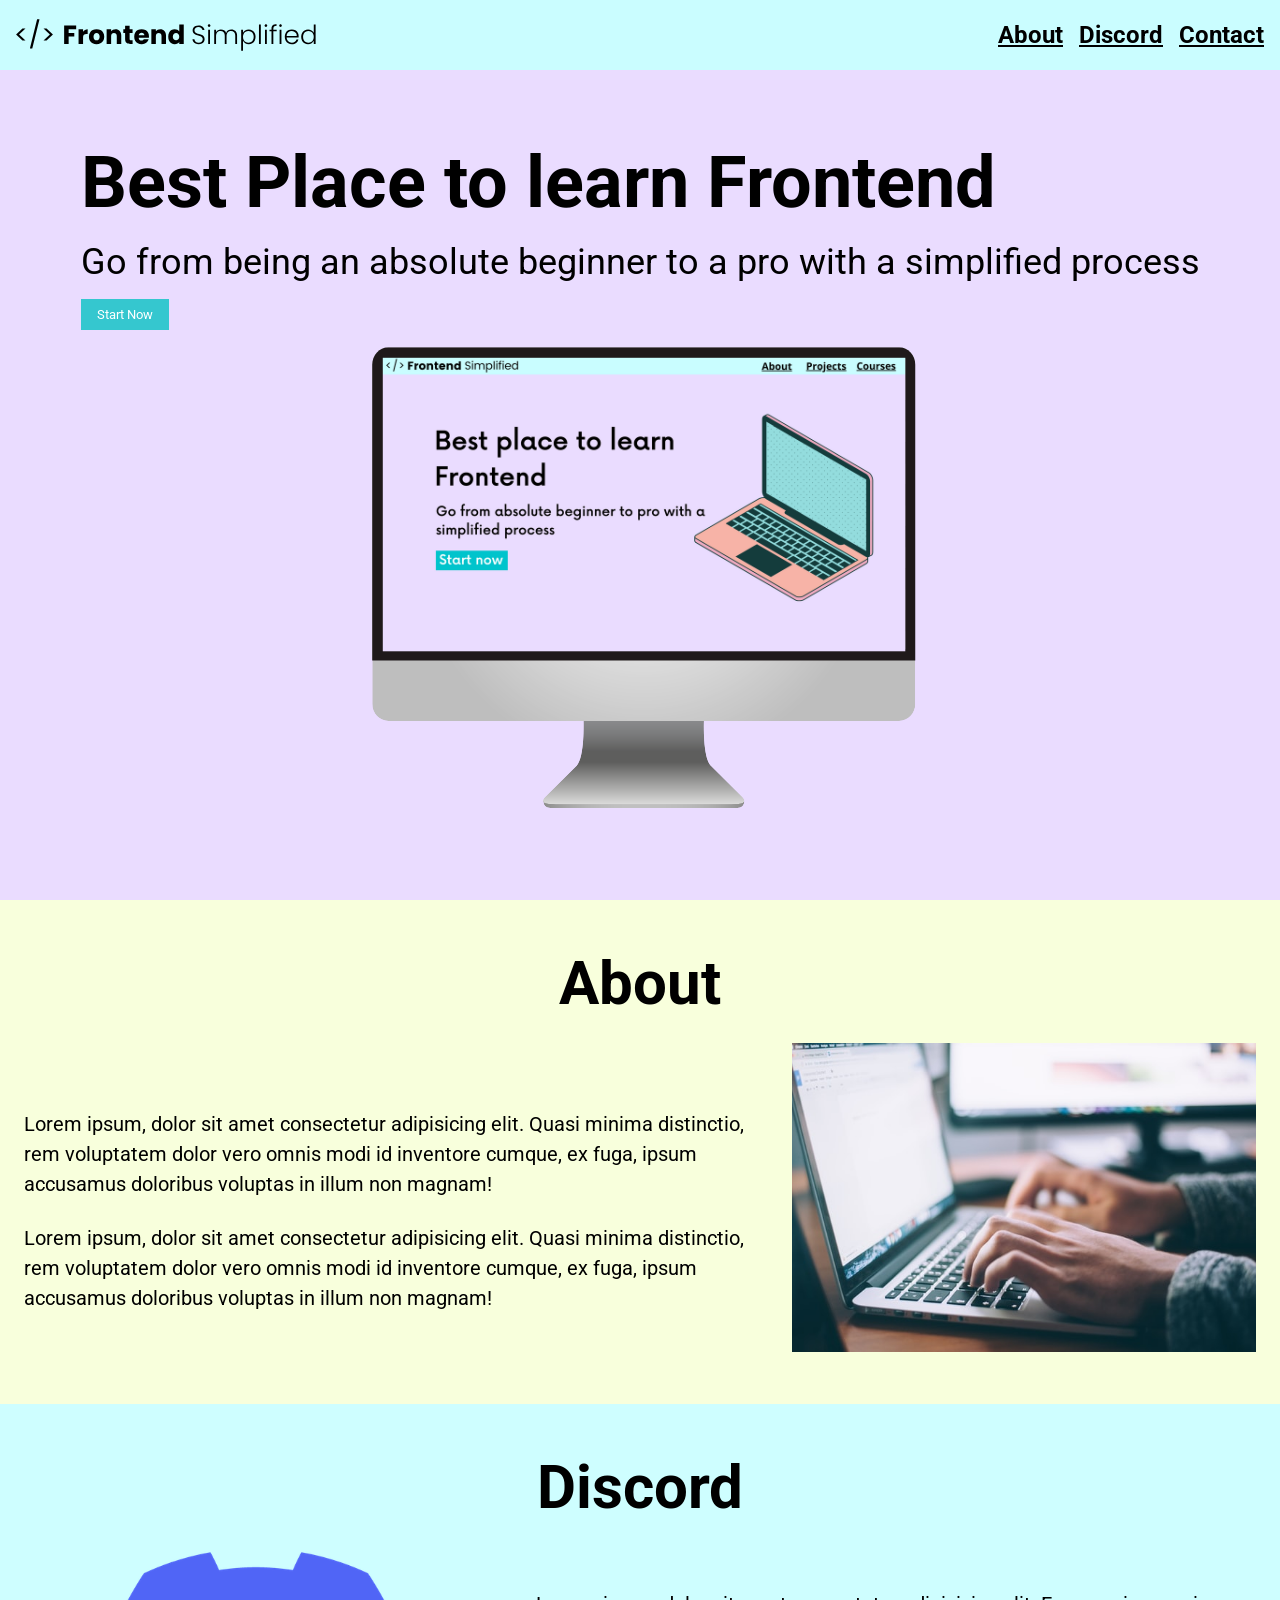
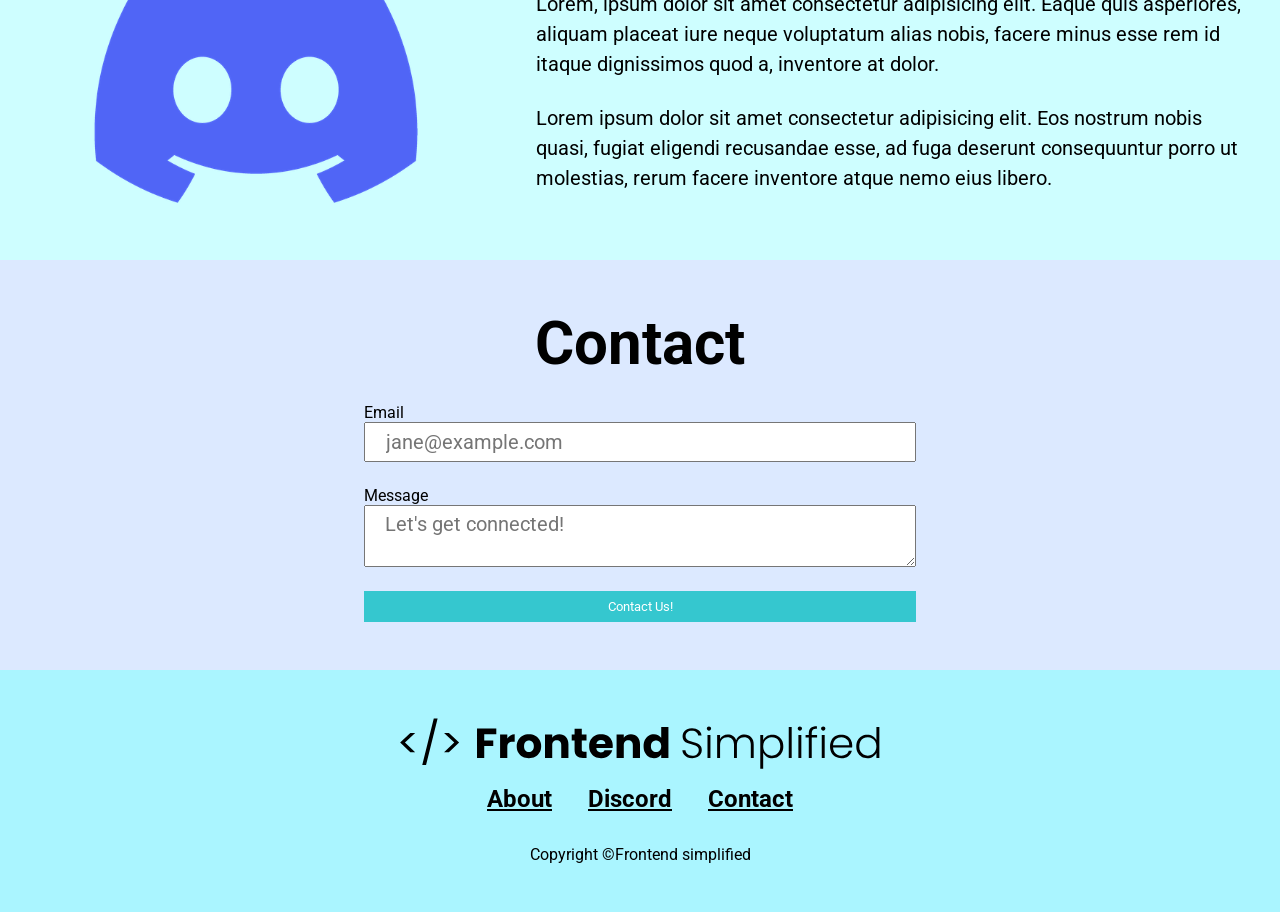
<file: HTML Tutorial/index.html>
<!DOCTYPE html>
<html lang="en">
  <head>
    <meta charset="UTF-8" />
    <meta name="viewport" content="width=device-width, initial-scale=1.0" />
    <title>Document</title>
    <link rel="stylesheet" href="./style.css" />
  </head>
  <body>
    <section>
      <nav>
        <img src="./Assets/FES.svg" class="logo" alt="" />
        <ul>
          <li><a href="#about">About</a></li>
          <li><a href="#discord">Discord</a></li>
          <li><a href="#contact">Contact</a></li>
        </ul>
      </nav>
      <header>
        <div class="row">
          <div class="home__description">
            <h1>Best Place to learn Frontend</h1>
            <p class="subheader">
              Go from being an absolute beginner to a pro with a simplified
              process
            </p>
            <button class="home__description--button">Start Now</button>
          </div>
          <figure>
            <img src="./Assets/laptop.png" alt="Home Page Image" />
          </figure>
        </div>
      </header>
    </section>
    <main>
      <section id="about">
        <h2>About</h2>
        <div class="row">
          <div class="section__description">
            <div class="section__description--wrapper">
              <p class="section__description--para">
                Lorem ipsum, dolor sit amet consectetur adipisicing elit. Quasi
                minima distinctio, rem voluptatem dolor vero omnis modi id
                inventore cumque, ex fuga, ipsum accusamus doloribus voluptas in
                illum non magnam!
              </p>
              <p class="section__description--para">
                Lorem ipsum, dolor sit amet consectetur adipisicing elit. Quasi
                minima distinctio, rem voluptatem dolor vero omnis modi id
                inventore cumque, ex fuga, ipsum accusamus doloribus voluptas in
                illum non magnam!
              </p>
            </div>
            <figure class="about__img--wrapper">
              <img src="./Assets/about.jpg" alt="" />
            </figure>
          </div>
        </div>
      </section>

      <section id="discord">
        <h2>Discord</h2>
        <div class="row">
          <div class="section__description">
            <figure class="about__img--wrapper">
              <img src="./Assets/discord.png" alt="Discord" />
            </figure>
            <div class="section__description--wrapper">
              <p class="section__description--para">
                Lorem, ipsum dolor sit amet consectetur adipisicing elit. Eaque
                quis asperiores, aliquam placeat iure neque voluptatum alias
                nobis, facere minus esse rem id itaque dignissimos quod a,
                inventore at dolor.
              </p>
              <p class="section__description--para">
                Lorem ipsum dolor sit amet consectetur adipisicing elit. Eos
                nostrum nobis quasi, fugiat eligendi recusandae esse, ad fuga
                deserunt consequuntur porro ut molestias, rerum facere inventore
                atque nemo eius libero.
              </p>
            </div>
          </div>
        </div>
      </section>

      <section id="contact">
        <h2>Contact</h2>
        <form action="">
          <span>Email</span>
          <input type="email" placeholder="jane@example.com" />
          <span>Message</span>
          <textarea name="text" placeholder="Let's get connected!"></textarea>
          <button>Contact Us!</button>
        </form>
      </section>
    </main>

    <footer>
      <img class="footer__logo" src="./Assets/FES.svg" alt="" />
      <div class="footer__links">
        <a class="footer__link" href="#about">About</a>
        <a class="footer__link" href="#discord">Discord</a>
        <a class="footer__link" href="#contact">Contact</a>
      </div>
      <p>Copyright &copyFrontend simplified</p>
    </footer>
  </body>
</html>
</file>
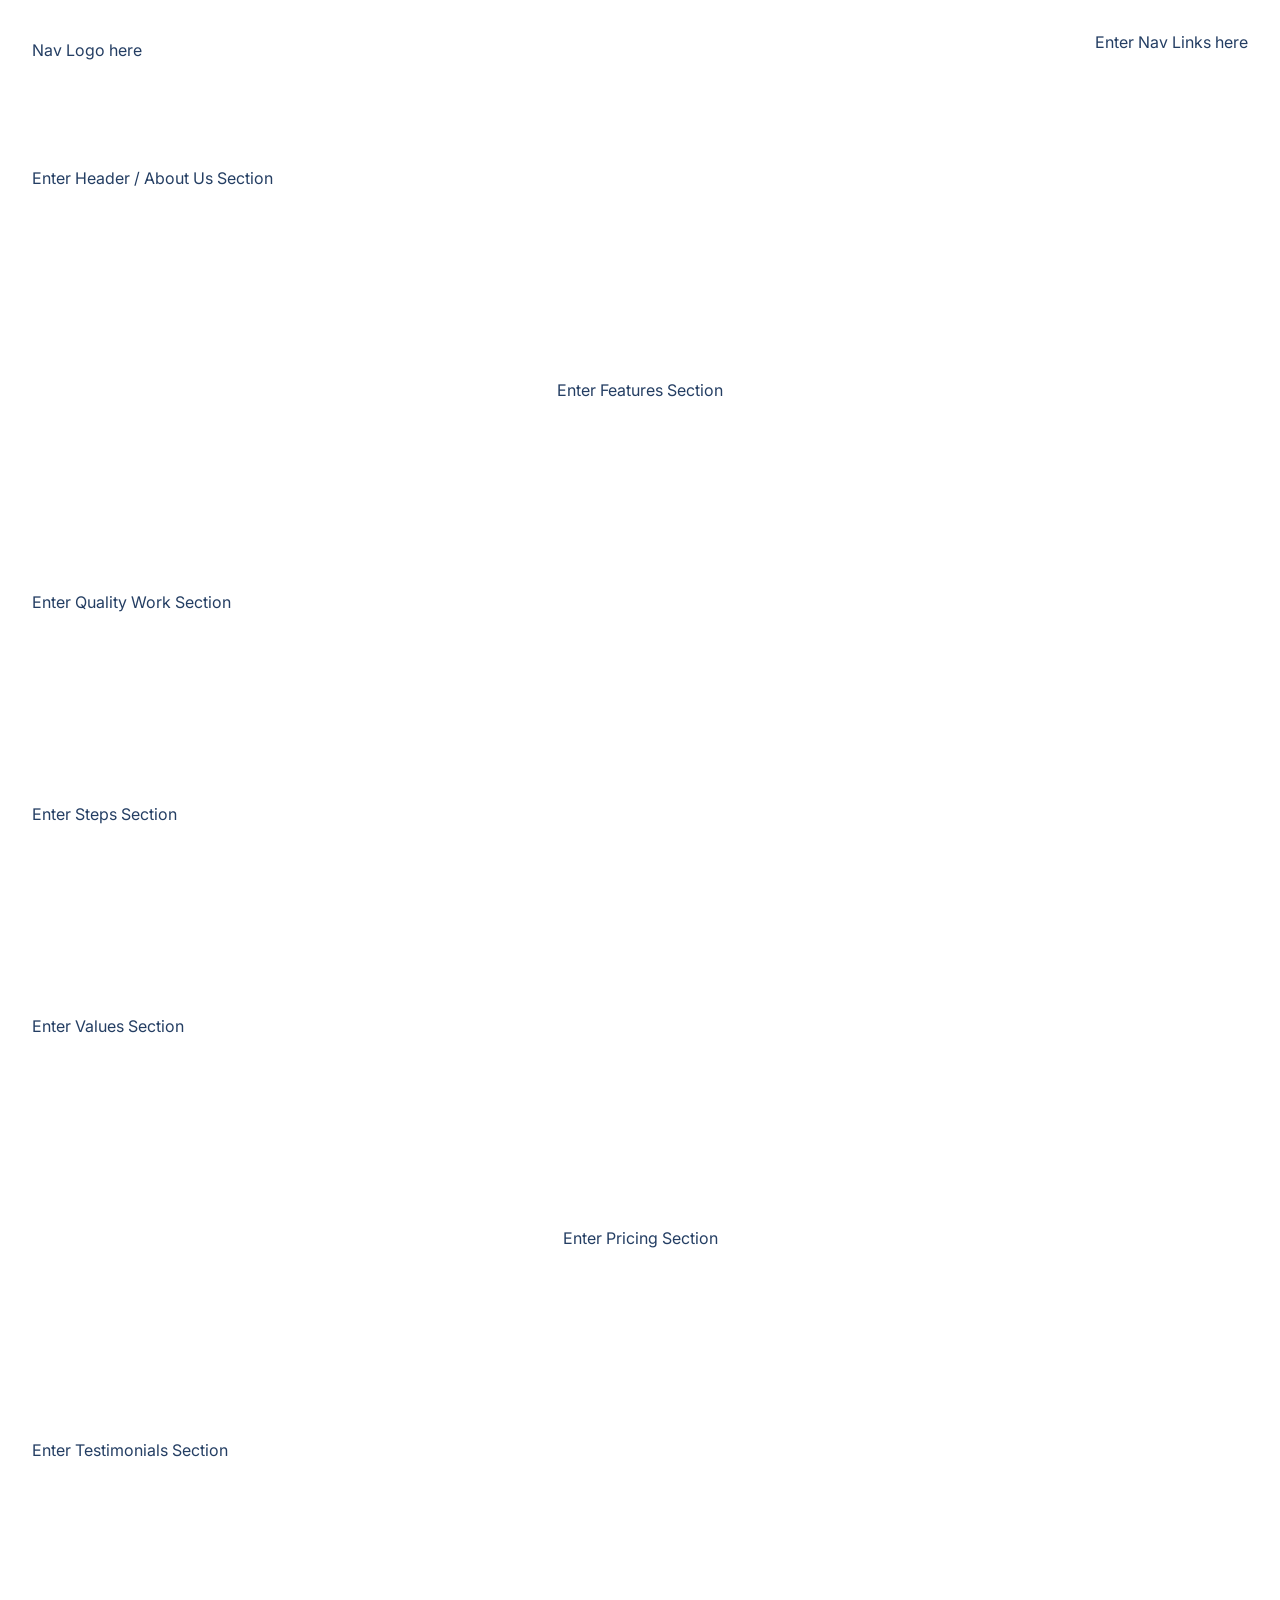
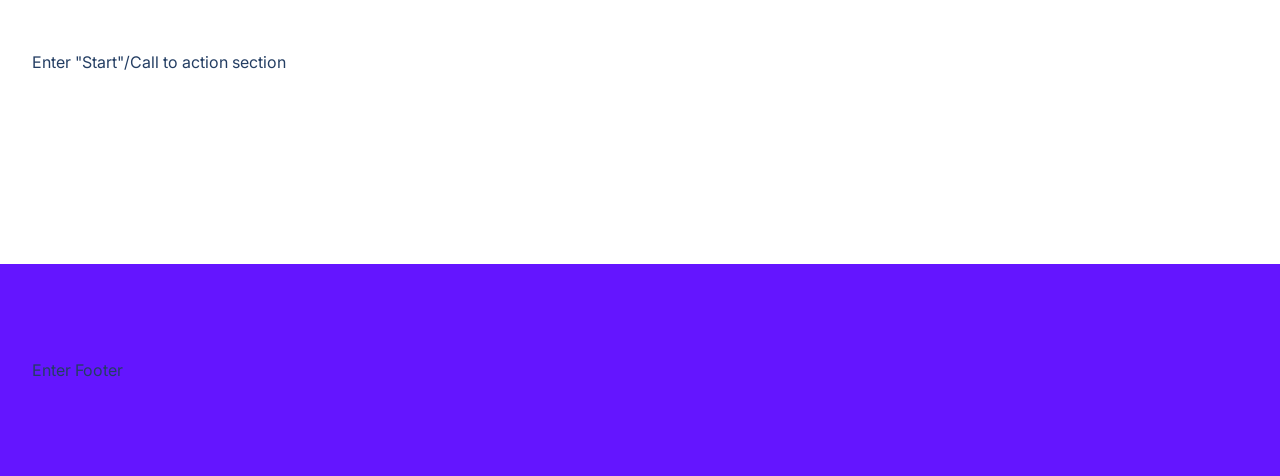
<file: Test/index.html>
<!DOCTYPE html>
<html lang="en">

<head>
    <meta charset="UTF-8">
    <meta http-equiv="X-UA-Compatible" content="IE=edge">
    <meta name="viewport" content="width=device-width, initial-scale=1.0">
    <title>Test Document</title>
    <link rel="stylesheet" href="style.css">
    <link rel="stylesheet" href="https://pro.fontawesome.com/releases/v5.10.0/css/all.css"
        integrity="sha384-AYmEC3Yw5cVb3ZcuHtOA93w35dYTsvhLPVnYs9eStHfGJvOvKxVfELGroGkvsg+p" crossorigin="anonymous" />
    <script src="script.js"></script>
</head>

<body>
    <section id="landing">
        <nav>
            <div class="row nav__row">
                <div class="nav__logo">
                <!--  -->Nav Logo here<!--  -->
                </div>
                <!--  -->Enter Nav Links here<!--  -->
                <button class="btn__menu" onclick="openMenu()">
                    <svg xmlns="http://www.w3.org/2000/svg" width="24" height="24" viewBox="0 0 24 24" fill="none"
                        stroke="currentColor" stroke-width="2" stroke-linecap="round" stroke-linejoin="round"
                        class="btn__menu--svg">
                        <line x1="3" y1="12" x2="21" y2="12"></line>
                        <line x1="3" y1="6" x2="21" y2="6"></line>
                        <line x1="3" y1="18" x2="21" y2="18"></line>
                    </svg>
                </button>
            </div>
        </nav>
        <div class="modal">
            <button class="btn__menu btn__menu--close" onclick="closeMenu()">
                <svg xmlns="http://www.w3.org/2000/svg" width="24" height="24" viewBox="0 0 24 24" fill="none"
                    stroke="currentColor" stroke-width="2" stroke-linecap="round" stroke-linejoin="round"
                    class="light___StyledCloseIcon-lj69nl-14 fASujC">
                    <line x1="18" y1="6" x2="6" y2="18"></line>
                    <line x1="6" y1="6" x2="18" y2="18"></line>
                </svg>
            </button>
            <div class="modal__links">
                <a class="modal__link">About</a>
                <a class="modal__link">Blog</a>
                <a class="modal__link">Pricing</a>
                <a class="modal__link">Contact Us</a>
                <a class="modal__link">Login</a>
                <a class="modal__link modal__link--primary">Sign Up</a>
            </div>
        </div>
        <header>
            <div class="container">
                <div class="row">
                    <!--  -->Enter Header / About Us Section<!--  -->
            </div>
        </header>
    </section>
    <main>
        <section id="features">
            <div class="container">
                <div class="row__narrow">
                    <!--  -->Enter Features Section<!--  -->
                </div>
            </div>
        </section>
        <section id="quality">
            <div class="container">
                <div class="row">
                    <!--  -->Enter Quality Work Section<!--  -->
                </div>
            </div>
        </section>
        <section id="steps">
            <div class="container">
                <div class="row">
                    <!--  -->Enter Steps Section<!--  -->
                </div>
            </div>
        </section>
        <section id="values">
            <div class="container">
                <div class="row">
                    <!--  -->Enter Values Section<!--  -->
                </div>
            </div>
        </section>
        <section id="pricing">
            <div class="container">
                <div class="row">
                    <!--  -->Enter Pricing Section<!--  -->
                </div>
            </div>
        </section>
        <section id="testimonials">
            <div class="container">
                <div class="row">
                    <!--  -->Enter Testimonials Section<!--  -->
                </div>
            </div>
        </section>
        <section id="start">
            <div class="container">
                <div class="row">
                    <!--  -->Enter "Start"/Call to action section<!--  -->
                </div>
            </div>
        </section>
    </main>
    <footer>
        <div class="row footer__row">
            <!--  -->Enter Footer<!--  -->
        </div>
    </footer>
</body>

</html>
</file>
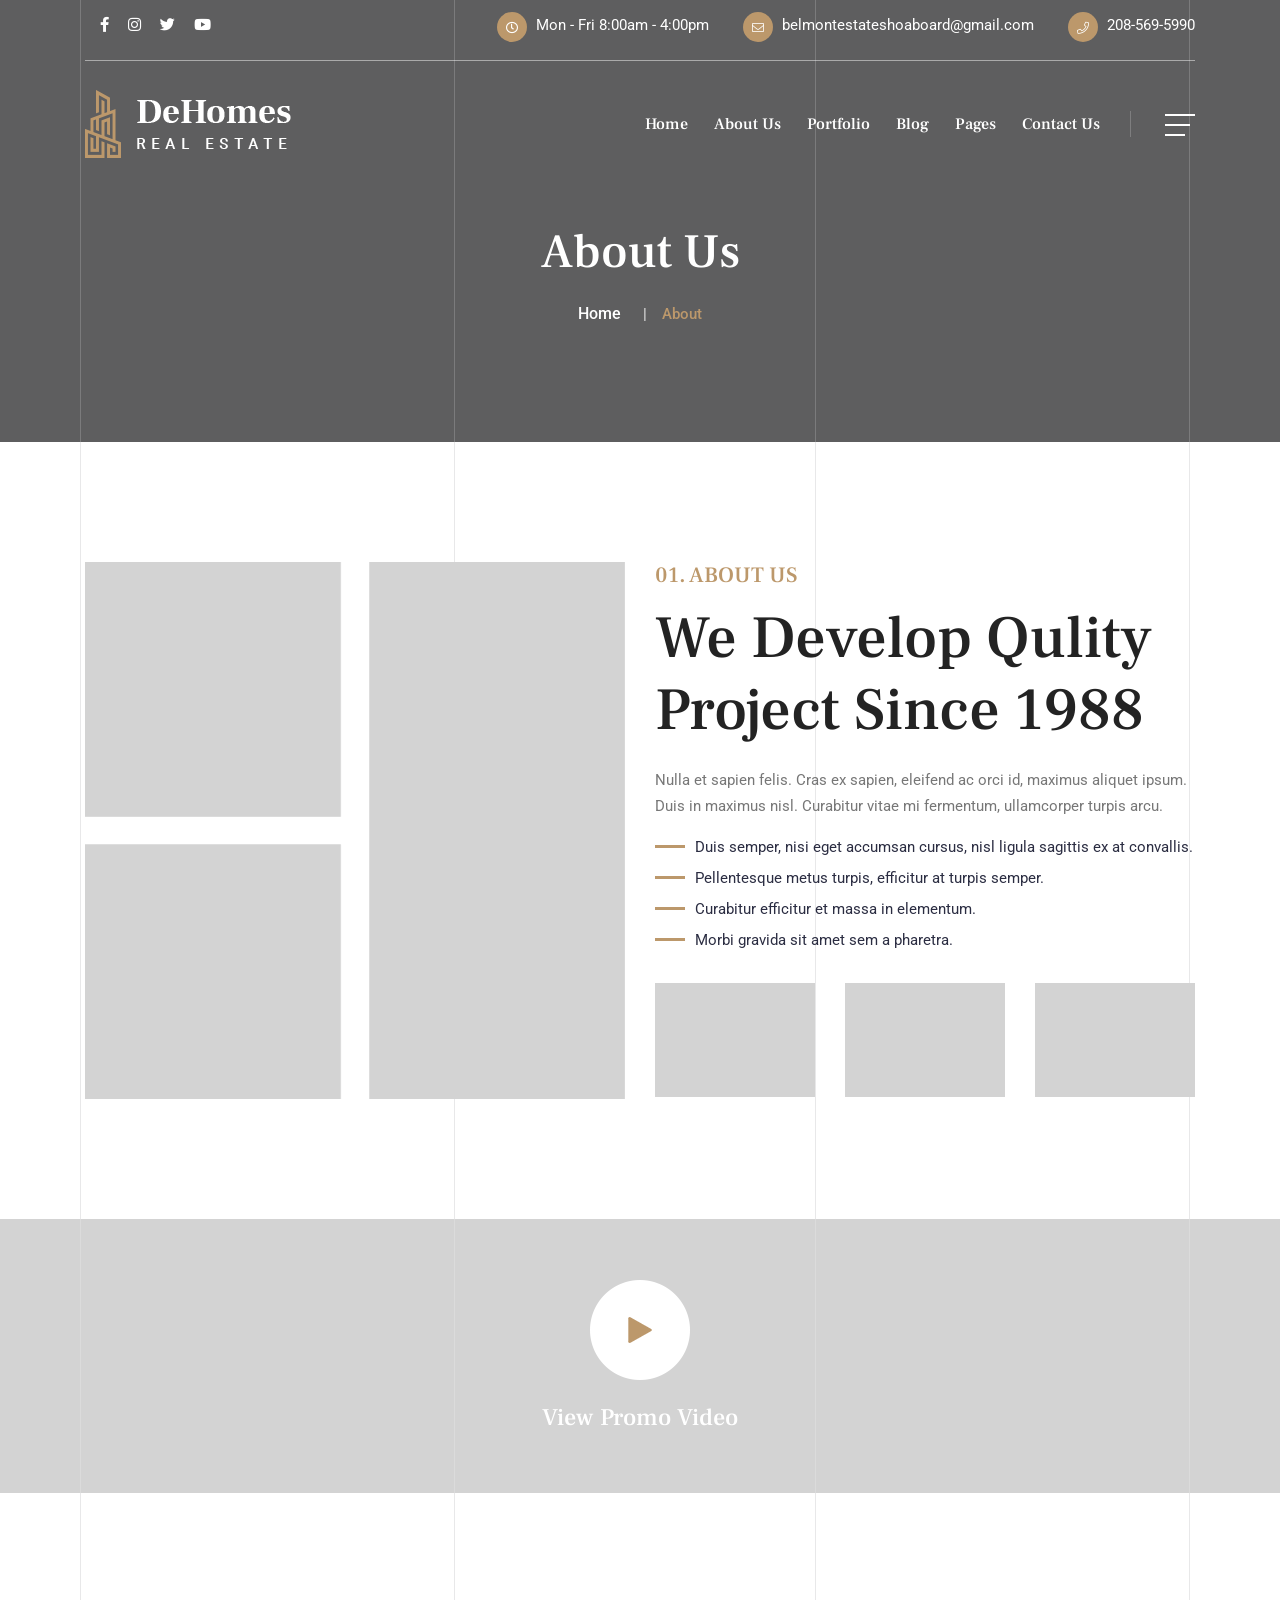
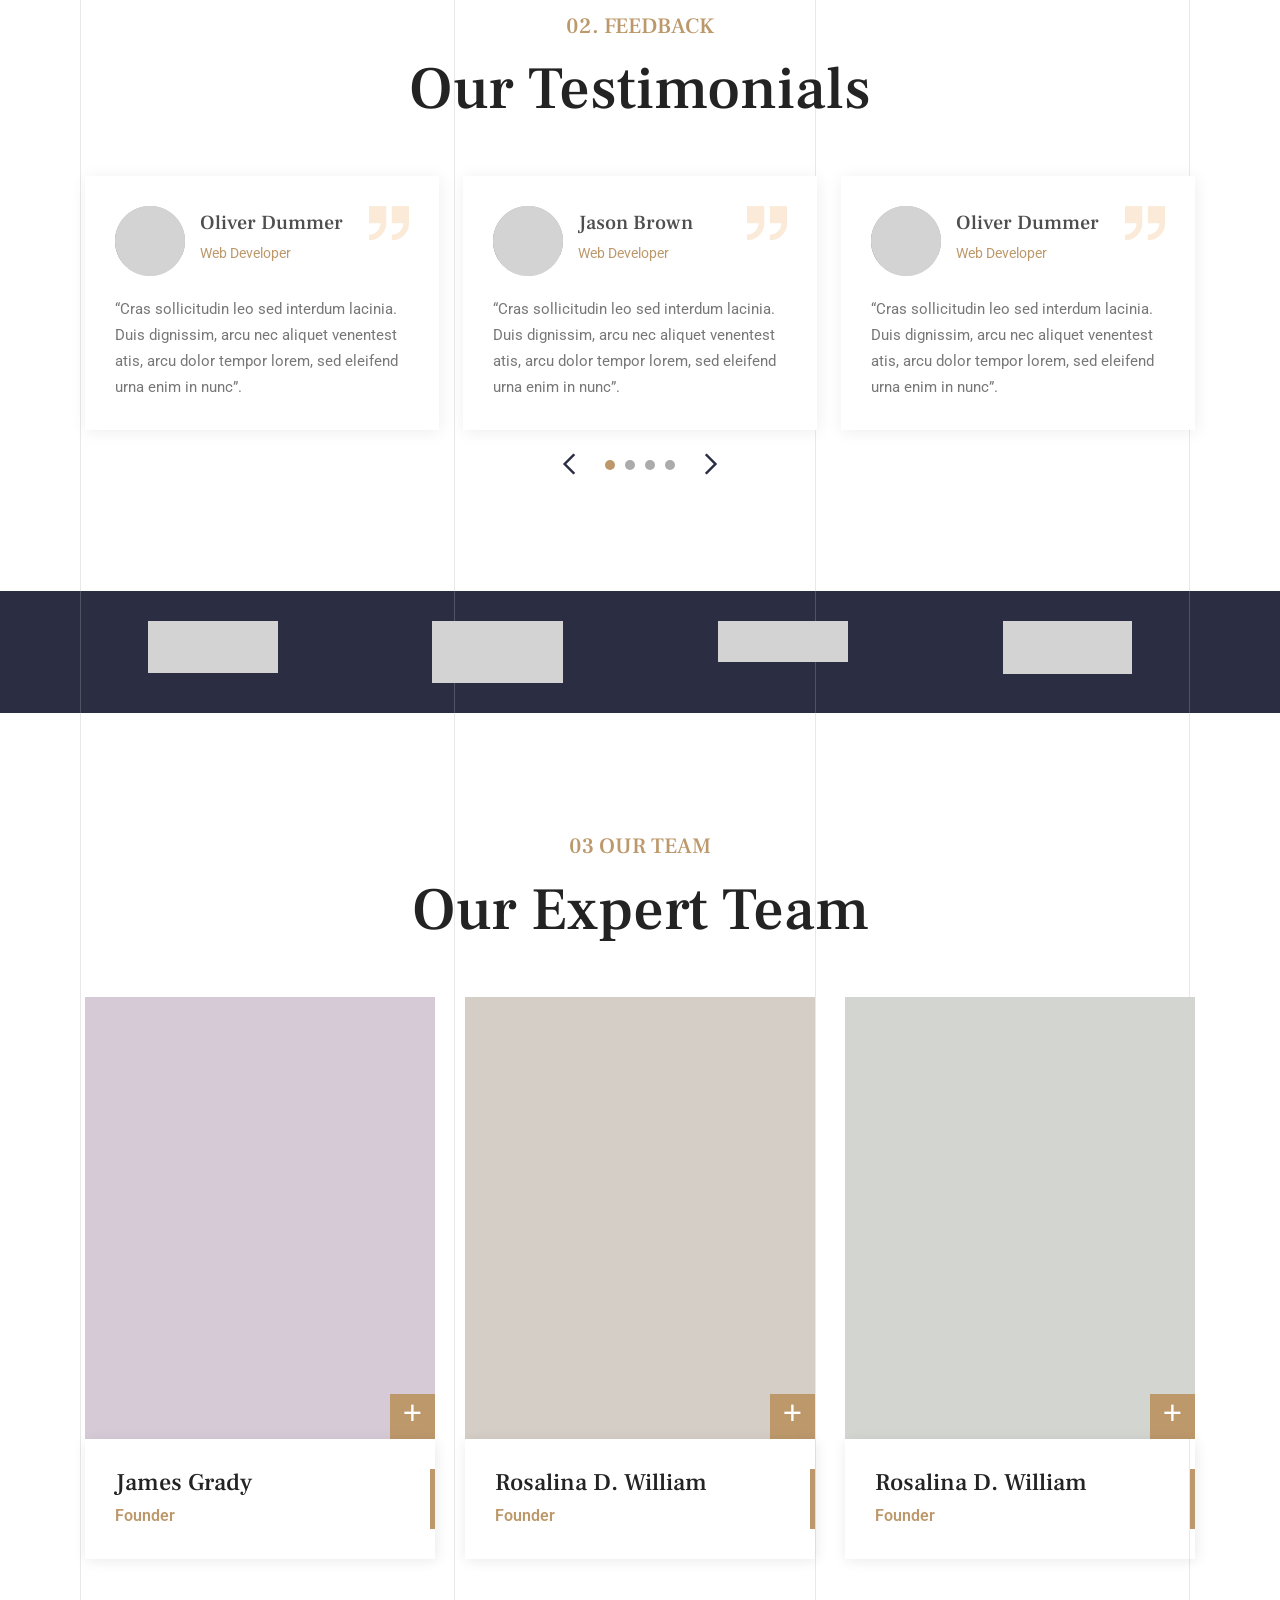
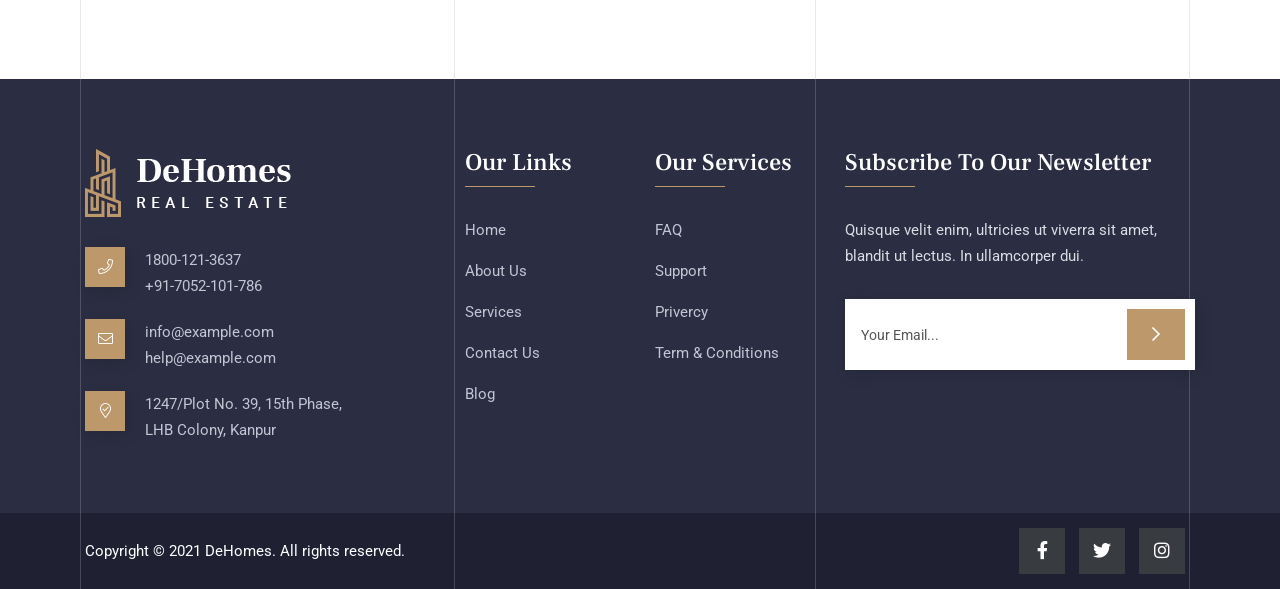
<file: BelmontHOA/about.html>
<!doctype html>
<html class="no-js" lang="zxx">
    <head>
        <meta charset="utf-8">
        <meta http-equiv="x-ua-compatible" content="ie=edge">
        <title>Dehomes -Single Real Estate HTML Template</title>
        <meta name="description" content="">
        <meta name="viewport" content="width=device-width, initial-scale=1">
		<link rel="shortcut icon" type="image/x-icon" href="img/favicon.ico">
        <!-- Place favicon.ico in the root directory -->

		<!-- CSS here -->
        <link rel="stylesheet" href="css/bootstrap.min.css">
        <link rel="stylesheet" href="css/animate.min.css">
        <link rel="stylesheet" href="css/magnific-popup.css">
        <link rel="stylesheet" href="fontawesome/css/all.min.css">
        <link rel="stylesheet" href="font-flaticon/flaticon.css">
        <link rel="stylesheet" href="css/dripicons.css">
        <link rel="stylesheet" href="css/slick.css">
        <link rel="stylesheet" href="css/meanmenu.css">
        <link rel="stylesheet" href="css/default.css">
        <link rel="stylesheet" href="css/style.css">
        <link rel="stylesheet" href="css/responsive.css">
    </head>
    <body>
      <!-- Lines -->
        <div class="content-lines-wrapper">
            <div class="content-lines-inner">
                <div class="content-lines"></div>
            </div>
        </div>
            <!-- Lines -->
     <!-- header -->
        <header class="header-area header-three">  
           <div class="header-top second-header d-none d-md-block">
                <div class="container">
                    <div class="row align-items-center">                                              
                        <div class="col-lg-4 col-md-4 d-none d-lg-block">
                           <div class="header-social">
                                <span>
                                    <a href="#" title="Facebook"><i class="fab fa-facebook-f"></i></a>
                                    <a href="#" title="LinkedIn"><i class="fab fa-instagram"></i></a>               
                                    <a href="#" title="Twitter"><i class="fab fa-twitter"></i></a>
                                    <a href="#" title="Twitter"><i class="fab fa-youtube"></i></a>
                                   </span>                    
                                   <!--  /social media icon redux -->                               
                            </div>
                        </div>
                         <div class="col-lg-8 col-md-8 text-right d-none d-lg-block">
                             <div class="header-cta">
                                <ul>                                   
                                    
                                     <li>
                                        <i class="icon far fa-clock"></i>
                                        <span>Mon - Fri 8:00am - 4:00pm</span>
                                    </li>
                                    <li>
                                        <i class="icon fal fa-envelope"></i>
                                        <span>belmontestateshoaboard@gmail.com</span>
                                    </li>
                                    <li>
                                        <i class="icon fal fa-phone"></i>
                                        <span>208-569-5990</span>
                                    </li>
                                </ul>
                            </div>
                        </div>
                        
                    </div>
                </div>
            </div>		
			  <div id="header-sticky" class="menu-area">
                <div class="container">
                    <div class="second-menu">
                        <div class="row align-items-center">
                            <div class="col-xl-3 col-lg-3">
                                <div class="logo">
                                    <a href="index.html"><img src="img/logo/logo.png" alt="logo"></a>
                                </div>
                            </div>
                           <div class="col-xl-8 col-lg-8">
                              
                                <div class="main-menu text-right text-xl-right">
                                    <nav id="mobile-menu">
                                        <ul>
                                            <li class="has-sub">
												<a href="index.html">Home</a>
												<ul>
                                                    <li><a href="index.html">Home Page 01</a></li>
                                                    <li><a href="index-2.html">Home Page 02</a></li>
												</ul>
											</li>
                                            <li><a href="about.html">About Us</a></li>
                                             <li><a href="projects.html">Portfolio</a></li>
                                            <li class="has-sub"> 
                                                <a href="blog.html">Blog</a>
                                                <ul>
                                                    <li><a href="blog.html">Blog</a></li>
                                                    <li><a href="blog-details.html">Blog Details</a></li>
												</ul>
                                            </li>           
                                            <li class="has-sub"><a href="#">Pages</a>
												<ul>
                                                   <li><a href="services.html">Services</a></li>
                                                    <li><a href="services-detail.html">Services Details</a></li>
                                                    <li><a href="pricing.html">Pricing</a></li>
                                                    <li><a href="team.html">Team</a></li>
                                                    <li><a href="faq.html">Faq</a></li>
                                                </ul>
											</li>
                                           
                                            <li><a href="contact.html">Contact Us</a></li>                                          
											          
                                        </ul>
                                    </nav>
                                </div>
                            </div>   
                            <div class="col-xl-1 col-lg-1 text-right d-none d-lg-block mt-30 mb-30 text-right text-xl-right">
                                <a href="#" class="menu-tigger"><img src="img/bg/toggle-menu.png" alt="logo"></a>
                            </div>
                            
                                <div class="col-12">
                                    <div class="mobile-menu"></div>
                                </div>
                        </div>
                    </div>
                </div>
            </div>
        </header>
        <!-- header-end -->
        <!-- offcanvas-area -->
                <div class="offcanvas-menu">
                <span class="menu-close"><i class="fas fa-times"></i></span>
              <form role="search" method="get" id="searchform"   class="searchform" action="http://wordpress.zcube.in/xconsulta/">
                                <input type="text" name="s" id="search" value="" placeholder="Search"  />
                                <button><i class="fa fa-search"></i></button>
                            </form>

                    
                    <div id="cssmenu3" class="menu-one-page-menu-container">
                        <ul id="menu-one-page-menu-2" class="menu">
                            <li class="menu-item menu-item-type-custom menu-item-object-custom"><a href="index.html">Home</a></li>
                            <li class="menu-item menu-item-type-custom menu-item-object-custom"><a href="about.html">About Us</a></li>
                            <li class="menu-item menu-item-type-custom menu-item-object-custom"><a href="services.html">Services</a></li>
                             <li class="menu-item menu-item-type-custom menu-item-object-custom"><a href="pricing.html">Pricing </a></li>
                             <li class="menu-item menu-item-type-custom menu-item-object-custom"><a href="team.html">Team </a></li>
                             
                             <li class="menu-item menu-item-type-custom menu-item-object-custom"><a href="projects.html">Gallery Study</a></li>
                             <li class="menu-item menu-item-type-custom menu-item-object-custom"><a href="blog.html">Blog</a></li>
                            <li class="menu-item menu-item-type-custom menu-item-object-custom"><a href="contact.html">Contact</a></li>
                        </ul>
                    </div>  
                    
                    <div id="cssmenu2" class="menu-one-page-menu-container">
                        <ul id="menu-one-page-menu-1" class="menu">
                            <li class="menu-item menu-item-type-custom menu-item-object-custom"><a href="#home"><span>+8 12 3456897</span></a></li>
                            <li class="menu-item menu-item-type-custom menu-item-object-custom"><a href="#howitwork"><span>info@example.com</span></a></li>
                        </ul>
                    </div>                
            </div>
            <div class="offcanvas-overly"></div>
                 <!-- offcanvas-end -->
        <!-- main-area -->
        <main>
            
            <!-- search-popup -->
		<div class="modal fade bs-example-modal-lg search-bg popup1" tabindex="-1" role="dialog">
			<div class="modal-dialog modal-lg" role="document">
				<div class="modal-content search-popup">
					<div class="text-center">
						<a href="#" class="close2" data-dismiss="modal" aria-label="Close">× close</a>
					</div>
					<div class="row search-outer">
						<div class="col-md-11"><input type="text" placeholder="Search for products..." /></div>
						<div class="col-md-1 text-right"><a href="#"><i class="fa fa-search" aria-hidden="true"></i></a></div>
					</div>
				</div>
			</div>
		</div>
		<!-- /search-popup -->
            <!-- breadcrumb-area -->
            <section class="breadcrumb-area d-flex  p-relative align-items-center" style="background-image:url(img/testimonial/test-bg.png)">
                   <!-- Lines -->
                <div class="content-lines-wrapper2">
                    <div class="content-lines-inner2">
                        <div class="content-lines2"></div>
                    </div>
                </div>
                    <!-- Lines -->
                <div class="container">
                    <div class="row align-items-center">
                        <div class="col-xl-12 col-lg-12">
                            <div class="breadcrumb-wrap text-left">
                                <div class="breadcrumb-title">
                                    <h2>About Us</h2>    
                                    <div class="breadcrumb-wrap">
                              
                                <nav aria-label="breadcrumb">
                                    <ol class="breadcrumb">
                                        <li class="breadcrumb-item"><a href="index.html">Home</a></li>
                                        <li class="breadcrumb-item active" aria-current="page">About</li>
                                    </ol>
                                </nav>
                            </div>
                                </div>
                            </div>
                        </div>
                        
                    </div>
                </div>
            </section>
            <!-- breadcrumb-area-end -->
              
              <!-- about-area -->
            <section id="about" class="about-area about-p pt-120 pb-120 p-relative fix">
                <div class="container">
                    <div class="row">
                         <div class="col-lg-6 col-md-12 col-sm-12">
                            <div class="s-about-img p-relative  wow fadeInLeft  animated"   data-animation="fadeInLeft" data-delay=".4s">
                                <img src="img/features/about_img.png" alt="img">    
                            </div>
                          
                        </div>
                        
					<div class="col-lg-6 col-md-12 col-sm-12">
                            <div class="about-content s-about-content  wow fadeInRight  animated" data-animation="fadeInRight" data-delay=".4s">
                                <div class="about-title second-title pb-20">  
                                    <h5>01. About Us</h5>
                                    <h2>We Develop Qulity Project Since 1988</h2>
                                   
                                </div>
                                
                                <p>Nulla et sapien felis. Cras ex sapien, eleifend ac orci id, maximus aliquet ipsum. Duis in maximus nisl. Curabitur vitae mi fermentum, ullamcorper turpis arcu.</p>
                               <div class="about-content3 mb-25">
                                    <div class="row">
                                    <div class="col-md-12">
                                     <ul class="green">                                              
                                                <li>Duis semper, nisi eget accumsan cursus, nisl ligula sagittis ex at convallis.</li>
                                                <li>Pellentesque metus turpis, efficitur at turpis semper.</li>     
                                                <li>Curabitur efficitur et massa in elementum.</li>
                                                <li>Morbi gravida sit amet sem a pharetra.</li> 
                                           </ul>
                                    </div>
                            
                                    </div>
                                    
                                
                                </div>
                                <div class="about-gallery">
                                    <div class="row">
                                        <div class="col-md-4">
                                           <img src="img/features/about_img2.png" alt="img">    
                                        </div>
                                        <div class="col-md-4">
                                           <img src="img/features/about_img3.png" alt="img">    
                                        </div>
                                        <div class="col-md-4">
                                           <img src="img/features/about_img4.png" alt="img">    
                                        </div>
                            
                                    </div>
                                    
                                
                                </div>
                            
                            </div>
                        </div>
                     
                    </div>
                </div>
            </section>
            <!-- about-area-end -->
            <!-- video-area -->
            <section id="video" class="video-area pt-60 pb-60 p-relative" style="background-image:url(img/bg/video-bg.png); background-repeat: no-repeat; background-position: center bottom; background-size:cover;">
                 <!-- Lines -->
                            <div class="content-lines-wrapper2">
                                <div class="content-lines-inner2">
                                    <div class="content-lines2"></div>
                                </div>
                            </div>
                           <!-- Lines -->
                <div class="container">                   
                     <div class="row">
                        <div class="col-12">
                            <div class="s-video-wrap">
                                <div class="s-video-content">
                                    <a href="https://www.youtube.com/watch?v=7e90gBu4pas" class="popup-video mb-50"><img src="img/bg/play-button.png" alt="circle_right"></a>
                                   
                                </div>
                            </div>
                            <div class="section-title center-align text-center">
                                <h2>
                                 View Promo Video
                                </h2>
                            </div>
                        </div>
                        
                    </div>
                </div>
            </section>
            <!-- video-area-end -->
            
           
       
             
           <!-- testimonial-area -->
            <section class="testimonial-area pt-120 pb-90">
                <div class="container">
                    <div class="row">
                        <div class="col-lg-12">
                            <div class="section-title center-align mb-20 text-center">
                                <h5>02. Feedback</h5>
                              
                                <h2>
                                  Our Testimonials
                                </h2>
                             
                            </div>
                           
                        </div>
                        
                        <div class="col-lg-12">
                            <div class="testimonial-active">
                                <div class="single-testimonial">
                                   <div class="testi-author">
                                        <img src="img/testimonial/testi_avatar.png" alt="img">
                                        <div class="ta-info">
                                            <h6>Oliver Dummer</h6>
                                            <span>Web Developer</span>
                                        </div>
                                    </div>
                                    <p>“Cras sollicitudin leo sed interdum lacinia. Duis dignissim, arcu nec aliquet venentest atis, arcu dolor tempor lorem, sed eleifend urna enim in nunc”.</p>
                                     <div class="qt-img">
                                    <img src="img/testimonial/qt-icon.png" alt="img">
                                    </div>
                                </div>
                                <div class="single-testimonial">
                                     <div class="testi-author">
                                        <img src="img/testimonial/testi_avatar.png" alt="img">
                                        <div class="ta-info">
                                            <h6>Jason Brown</h6>
                                            <span>Web Developer</span>
                                        </div>
                                    </div>
                                  <p>“Cras sollicitudin leo sed interdum lacinia. Duis dignissim, arcu nec aliquet venentest atis, arcu dolor tempor lorem, sed eleifend urna enim in nunc”.</p>
                                   
                                     <div class="qt-img">
                                    <img src="img/testimonial/qt-icon.png" alt="img">
                                    </div>
                                </div>
                               <div class="single-testimonial">
                                   <div class="testi-author">
                                        <img src="img/testimonial/testi_avatar.png" alt="img">
                                        <div class="ta-info">
                                            <h6>Oliver Dummer</h6>
                                            <span>Web Developer</span>
                                        </div>
                                    </div>
                                   <p>“Cras sollicitudin leo sed interdum lacinia. Duis dignissim, arcu nec aliquet venentest atis, arcu dolor tempor lorem, sed eleifend urna enim in nunc”.</p>
                                     <div class="qt-img">
                                    <img src="img/testimonial/qt-icon.png" alt="img">
                                    </div>
                                </div>
                                <div class="single-testimonial">
                                     <div class="testi-author">
                                        <img src="img/testimonial/testi_avatar.png" alt="img">
                                        <div class="ta-info">
                                            <h6>Margie Robinn</h6>
                                            <span>Web Developer</span>
                                        </div>
                                    </div>
                                  <p>“Cras sollicitudin leo sed interdum lacinia. Duis dignissim, arcu nec aliquet venentest atis, arcu dolor tempor lorem, sed eleifend urna enim in nunc”.</p>
                                     <div class="qt-img">
                                    <img src="img/testimonial/qt-icon.png" alt="img">
                                    </div>
                                </div>
                                
                            </div>
                        </div>
                    </div>
                </div>
            </section>
            <!-- testimonial-area-end -->
             <!-- brand-area -->
            <div class="brand-area pt-30 pb-30  p-relative" style="background: #2b2d42;">
                 <!-- Lines -->
                            <div class="content-lines-wrapper2">
                                <div class="content-lines-inner2">
                                    <div class="content-lines2"></div>
                                </div>
                            </div>
                           <!-- Lines -->
                <div class="container">
                    <div class="row brand-active">
                        <div class="col-xl-2">
                            <div class="single-brand">
                                 <img src="img/brand/b-logo1.png" alt="img">
                            </div>
                        </div>
                       <div class="col-xl-2">
                            <div class="single-brand">
                                     <img src="img/brand/b-logo2.png" alt="img">
                            </div>
                        </div>
                        <div class="col-xl-2">
                            <div class="single-brand">
                                  <img src="img/brand/b-logo3.png" alt="img">
                            </div>
                        </div>
                        <div class="col-xl-2">
                            <div class="single-brand">
                                  <img src="img/brand/b-logo4.png" alt="img">
                            </div>
                        </div>
                         <div class="col-xl-2">
                            <div class="single-brand">
                                 <img src="img/brand/b-logo5.png" alt="img">
                            </div>
                        </div>
                        <div class="col-xl-2">
                            <div class="single-brand">
                                 <img src="img/brand/b-logo6.png" alt="img">
                            </div>
                        </div>
                        
                    </div>
                </div>
            </div>
            <!-- brand-area-end -->
            
             <!-- team-area -->
            <section id="team" class="team-area2 pt-120 pb-90">             
                <div class="container">   
                     <div class="row">   
                        <div class="col-lg-12 p-relative">
                           <div class="section-title center-align mb-50 text-center">
                                  <h5>03 Our Team</h5>
                                <h2>
                                Our Expert Team
                                </h2>
                             
                            </div>
                        </div>                        
                         
                    </div>
                    <div class="row">
                        				
                       <div class="col-lg-4 col-md-6">
                            <div class="single-team mb-30 ">
                                <div class="team-thumb p-relative">
                                  <div class="brd">
                                        <img src="img/team/team_img05.png" alt="img">
                                    </div>
                                    
                                    <div class="dropdown">
                                      <a href="#" class="xbtn"  data-toggle="dropdown" aria-haspopup="true" aria-expanded="false">
                                        +
                                      </a>
                                      <div class="dropdown-menu" >
                                        <div class="team-social mt-15">
                                        <ul>
                                            <li><a href="#"><i class="fab fa-facebook-f"></i></a></li> 
                                            <li> <a href="#"><i class="fab fa-twitter"></i></a></li>   
                                            <li><a href="#"><i class="fab fa-instagram"></i></a></li>   
                                        </ul>       
                                    </div>
                                      </div>
                                    </div>
                                    
                                </div>
                                <div class="team-info">
                                     <div class="text">
                                        <h4><a href="team-details.html">James Grady</a></h4>
                                        <span>Founder</span>
                                    </div>
                                  
                                </div>
                            </div>
                        </div>
                         <div class="col-lg-4 col-md-6">
                            <div class="single-team mb-30 ">
                                <div class="team-thumb p-relative">
                                  <div class="brd">
                                        <img src="img/team/team_img08.png" alt="img">
                                    </div>
                                    
                                    
                                    <div class="dropdown">
                                      <a href="#" class="xbtn"  data-toggle="dropdown" aria-haspopup="true" aria-expanded="false">
                                        +
                                      </a>
                                      <div class="dropdown-menu" >
                                        <div class="team-social mt-15">
                                        <ul>
                                            <li><a href="#"><i class="fab fa-facebook-f"></i></a></li> 
                                            <li> <a href="#"><i class="fab fa-twitter"></i></a></li>   
                                            <li><a href="#"><i class="fab fa-instagram"></i></a></li>   
                                        </ul>       
                                    </div>
                                      </div>
                                    </div>
                                    
                                </div>
                                <div class="team-info">
                                     <div class="text">
                                        <h4><a href="team-details.html">Rosalina D. William</a></h4>
                                        <span>Founder</span>
                                    </div>
                                  
                                </div>
                            </div>
                        </div>
                        <div class="col-lg-4 col-md-6">
                            <div class="single-team mb-30 ">
                                <div class="team-thumb p-relative">
                                  <div class="brd">
                                        <img src="img/team/team_img07.png" alt="img">
                                    </div>
                                    
                                    
                                    <div class="dropdown">
                                      <a href="#" class="xbtn"  data-toggle="dropdown" aria-haspopup="true" aria-expanded="false">
                                        +
                                      </a>
                                      <div class="dropdown-menu" >
                                        <div class="team-social mt-15">
                                        <ul>
                                            <li><a href="#"><i class="fab fa-facebook-f"></i></a></li> 
                                            <li> <a href="#"><i class="fab fa-twitter"></i></a></li>   
                                            <li><a href="#"><i class="fab fa-instagram"></i></a></li>   
                                        </ul>       
                                    </div>
                                      </div>
                                    </div>
                                    
                                </div>
                                <div class="team-info">
                                     <div class="text">
                                        <h4><a href="team-details.html">Rosalina D. William</a></h4>
                                        <span>Founder</span>
                                    </div>
                                  
                                </div>
                            </div>
                        </div>
                 					
               
                     
                        
                    </div>
                </div>
            </section>
            <!-- team-area-end -->  
            
        </main>
        <!-- main-area-end -->
          <!-- footer -->
        <footer class="footer-bg footer-p">
            <div class="footer-top pt-70 pb-40  p-relative" style="background: #2b2d42;">
                 <!-- Lines -->
                    <div class="content-lines-wrapper2">
                        <div class="content-lines-inner2">
                            <div class="content-lines2"></div>
                        </div>
                    </div>
                   <!-- Lines -->
                <div class="container">
                    <div class="row justify-content-between">
                        
                          <div class="col-xl-4 col-lg-4 col-sm-6">
                            <div class="footer-widget mb-30">
                                <div class="f-widget-title mb-30">
                                   <img src="img/logo/f_logo.png" alt="img">
                                </div>
                                <div class="f-contact">
                                    <ul>
                                    <li>
                                        <i class="icon fal fa-phone"></i>
                                        <span>1800-121-3637<br>+91-7052-101-786</span>
                                    </li>
                                   <li><i class="icon fal fa-envelope"></i>
                                        <span>
                                            <a href="mailto:info@example.com">info@example.com</a>
                                       <br>
                                       <a href="mailto:help@example.com">help@example.com</a>
                                       </span>
                                    </li>
                                    <li>
                                        <i class="icon fal fa-map-marker-check"></i>
                                        <span>1247/Plot No. 39, 15th Phase,<br> LHB Colony, Kanpur</span>
                                    </li>
                                    
                                </ul>
                                    
                                    </div>
                            </div>
                        </div>
						<div class="col-xl-2 col-lg-2 col-sm-6">
                            <div class="footer-widget mb-30">
                                <div class="f-widget-title">
                                    <h2>Our Links</h2>
                                </div>
                                <div class="footer-link">
                                    <ul>                                        
                                        <li><a href="index.html">Home</a></li>
                                        <li><a href="about.html"> About Us</a></li>
                                        <li><a href="services.html"> Services </a></li>
                                        <li><a href="contact.html"> Contact Us</a></li>
                                        <li><a href="blog.html">Blog </a></li>
                                    </ul>
                                </div>
                            </div>
                        </div>
                        <div class="col-xl-2 col-lg-2 col-sm-6">
                            <div class="footer-widget mb-30">
                                <div class="f-widget-title">
                                    <h2>Our Services</h2>
                                </div>
                                <div class="footer-link">
                                    <ul>
                                        <li><a href="faq.html">FAQ</a></li>
                                        <li><a href="#">Support</a></li>
                                        <li><a href="#">Privercy</a></li>
                                        <li><a href="#">Term & Conditions</a></li>
                                    </ul>
                                </div>
                            </div>
                        </div>  
                        <div class="col-xl-4 col-lg-4 col-sm-6">
                            <div class="footer-widget mb-30">
                                <div class="f-widget-title mb-30">
                                  <h2>Subscribe To Our Newsletter</h2>
                                    <p>Quisque velit enim, ultricies ut viverra sit amet, blandit ut lectus. In ullamcorper dui.</p>
                                </div>
                                <div class="footer-link">
                                 <div class="subricbe p-relative" data-animation="fadeInDown" data-delay=".4s" >
                                            <form action="news-mail.php" method="post" class="contact-form ">
                                             <input type="text" id="email2" name="email2"  class="header-input" placeholder="Your Email..." required>
                                            <button class="btn header-btn"><i class="far fa-chevron-right"></i></button>
                                            </form>
                                        </div>
                                </div>
                                
                            </div>
                        </div>
                      
                        
                    </div>
                </div>
            </div>
            <div class="copyright-wrap">
                <!-- Lines -->
                    <div class="content-lines-wrapper2">
                        <div class="content-lines-inner2">
                            <div class="content-lines2"></div>
                        </div>
                    </div>
                   <!-- Lines -->
                <div class="container">
                    <div class="row align-items-center">
                        <div class="col-lg-6">                         
                              Copyright © 2021 DeHomes. All rights reserved.          
                        </div>
                        <div class="col-lg-6 text-right text-xl-right">                       
                           <div class="footer-social">                                    
                                    <a href="#"><i class="fab fa-facebook-f"></i></a>
                                    <a href="#"><i class="fab fa-twitter"></i></a>
                                    <a href="#"><i class="fab fa-instagram"></i></a>
                                </div>        
                        </div>
                        
                    </div>
                </div>
            </div>
        </footer>
        <!-- footer-end -->
		<!-- JS here -->
        <script src="js/vendor/modernizr-3.5.0.min.js"></script>
        <script src="js/vendor/jquery-3.6.0.min.js"></script>
        <script src="js/popper.min.js"></script>
        <script src="js/bootstrap.min.js"></script>
        <script src="js/slick.min.js"></script>
        <script src="js/ajax-form.js"></script>
        <script src="js/paroller.js"></script>
        <script src="js/wow.min.js"></script>
        <script src="js/js_isotope.pkgd.min.js"></script>
        <script src="js/imagesloaded.min.js"></script>
        <script src="js/parallax.min.js"></script>
         <script src="js/jquery.waypoints.min.js"></script>
        <script src="js/jquery.counterup.min.js"></script>
        <script src="js/jquery.scrollUp.min.js"></script>
        <script src="js/jquery.meanmenu.min.js"></script>
        <script src="js/parallax-scroll.js"></script>
        <script src="js/jquery.magnific-popup.min.js"></script>
        <script src="js/element-in-view.js"></script>
        <script src="js/main.js"></script>
    </body>
</html>
</file>
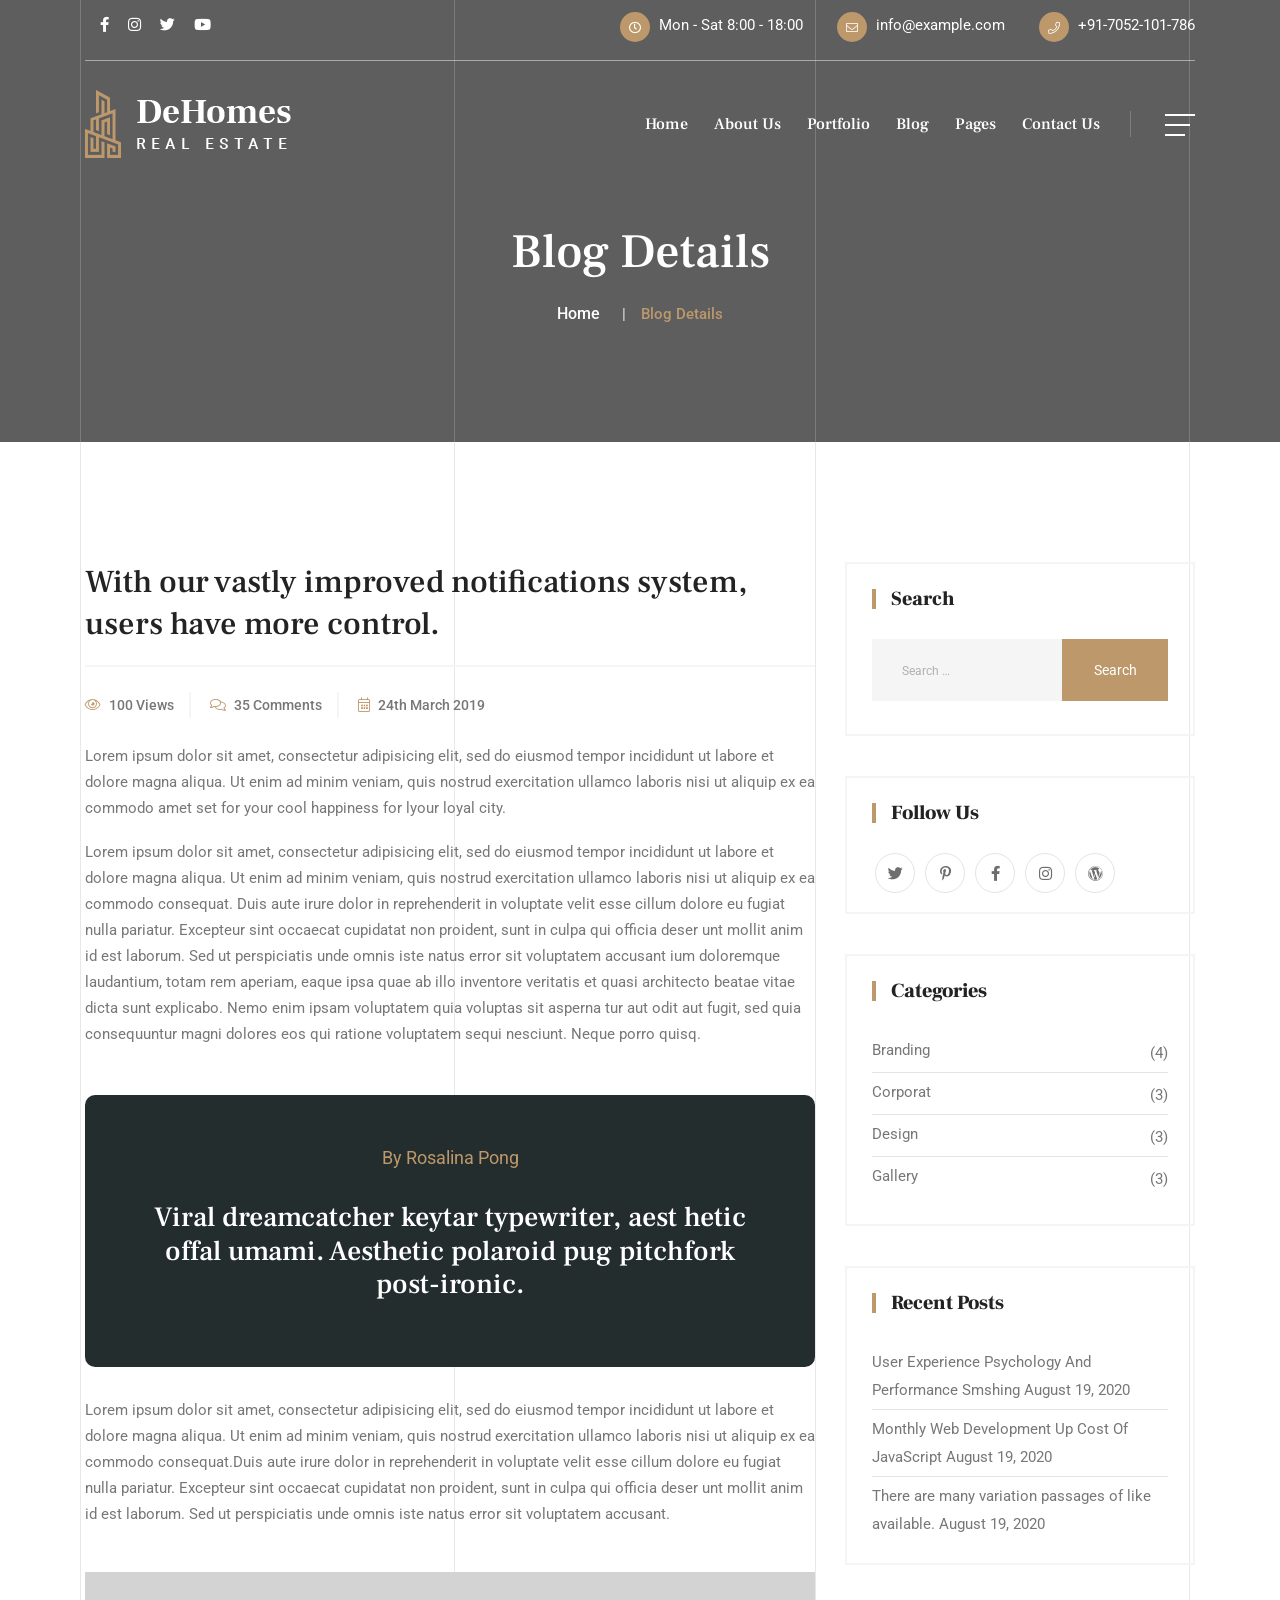
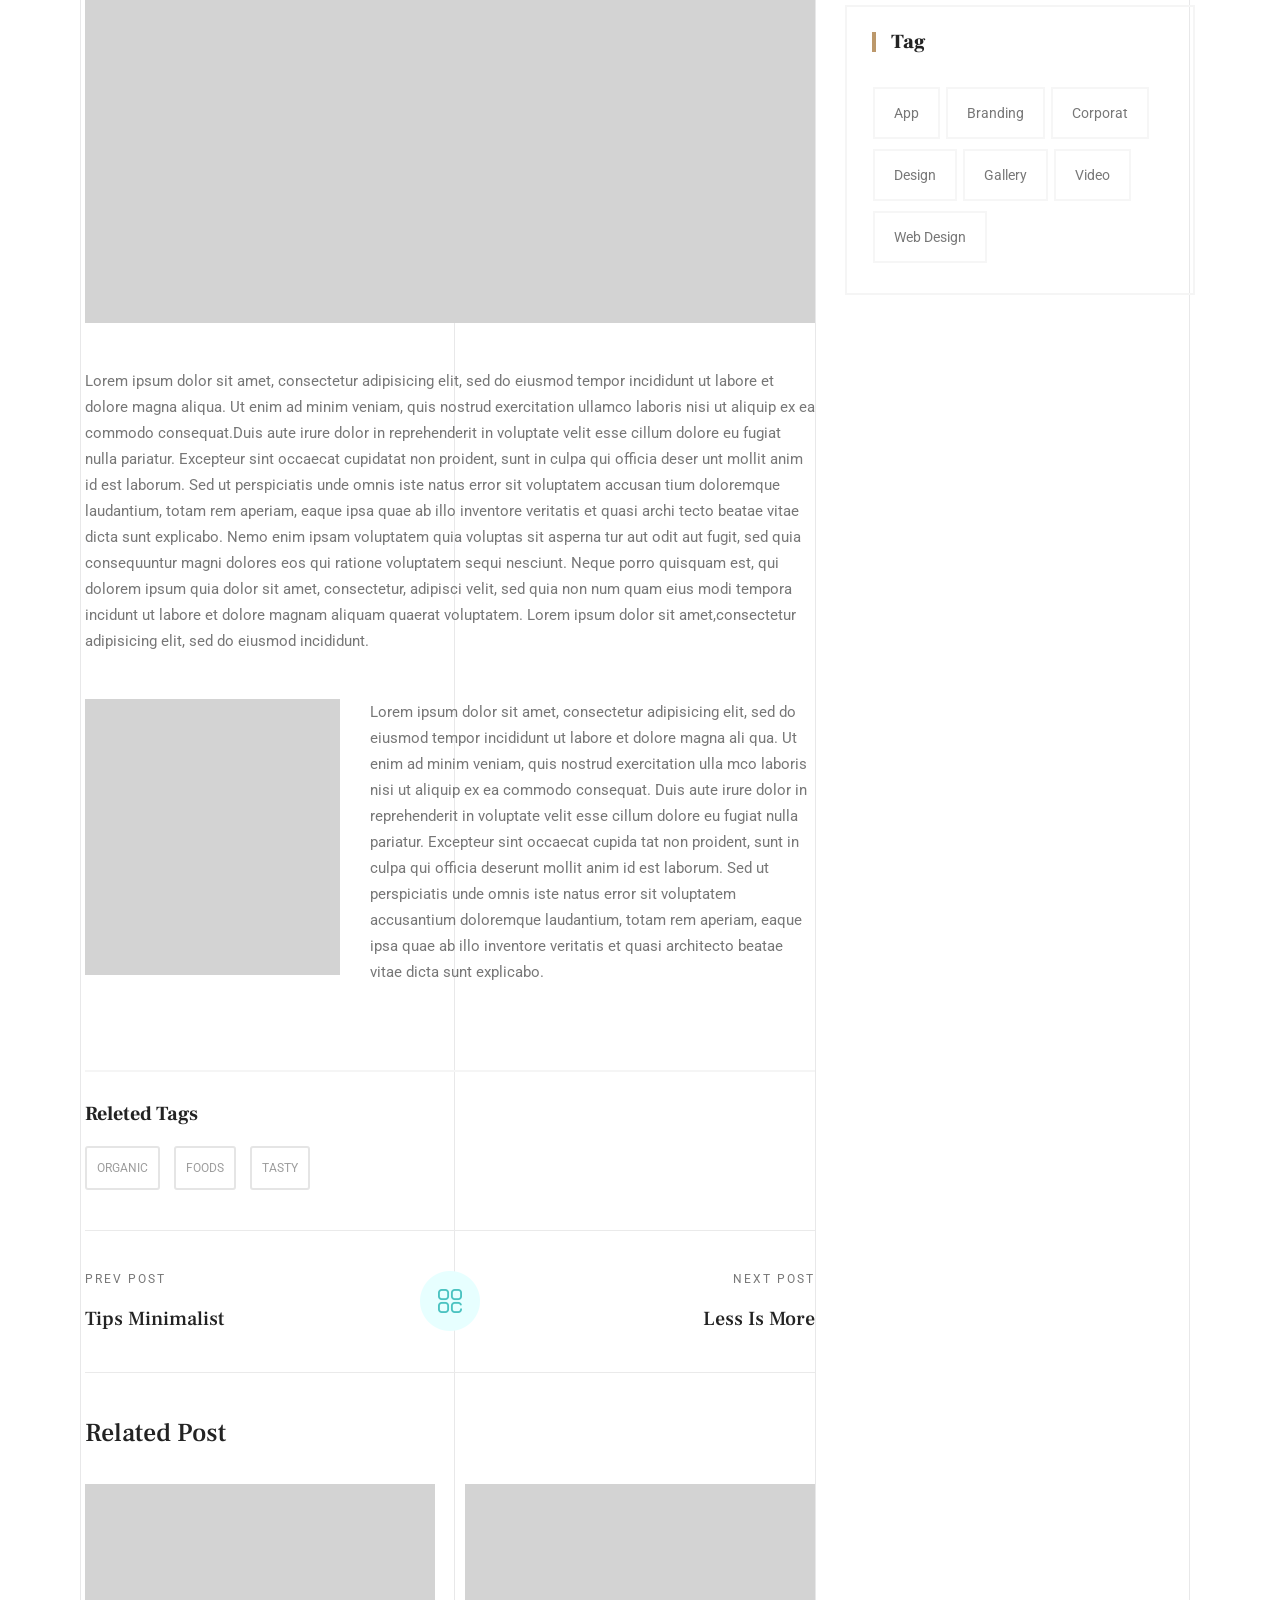
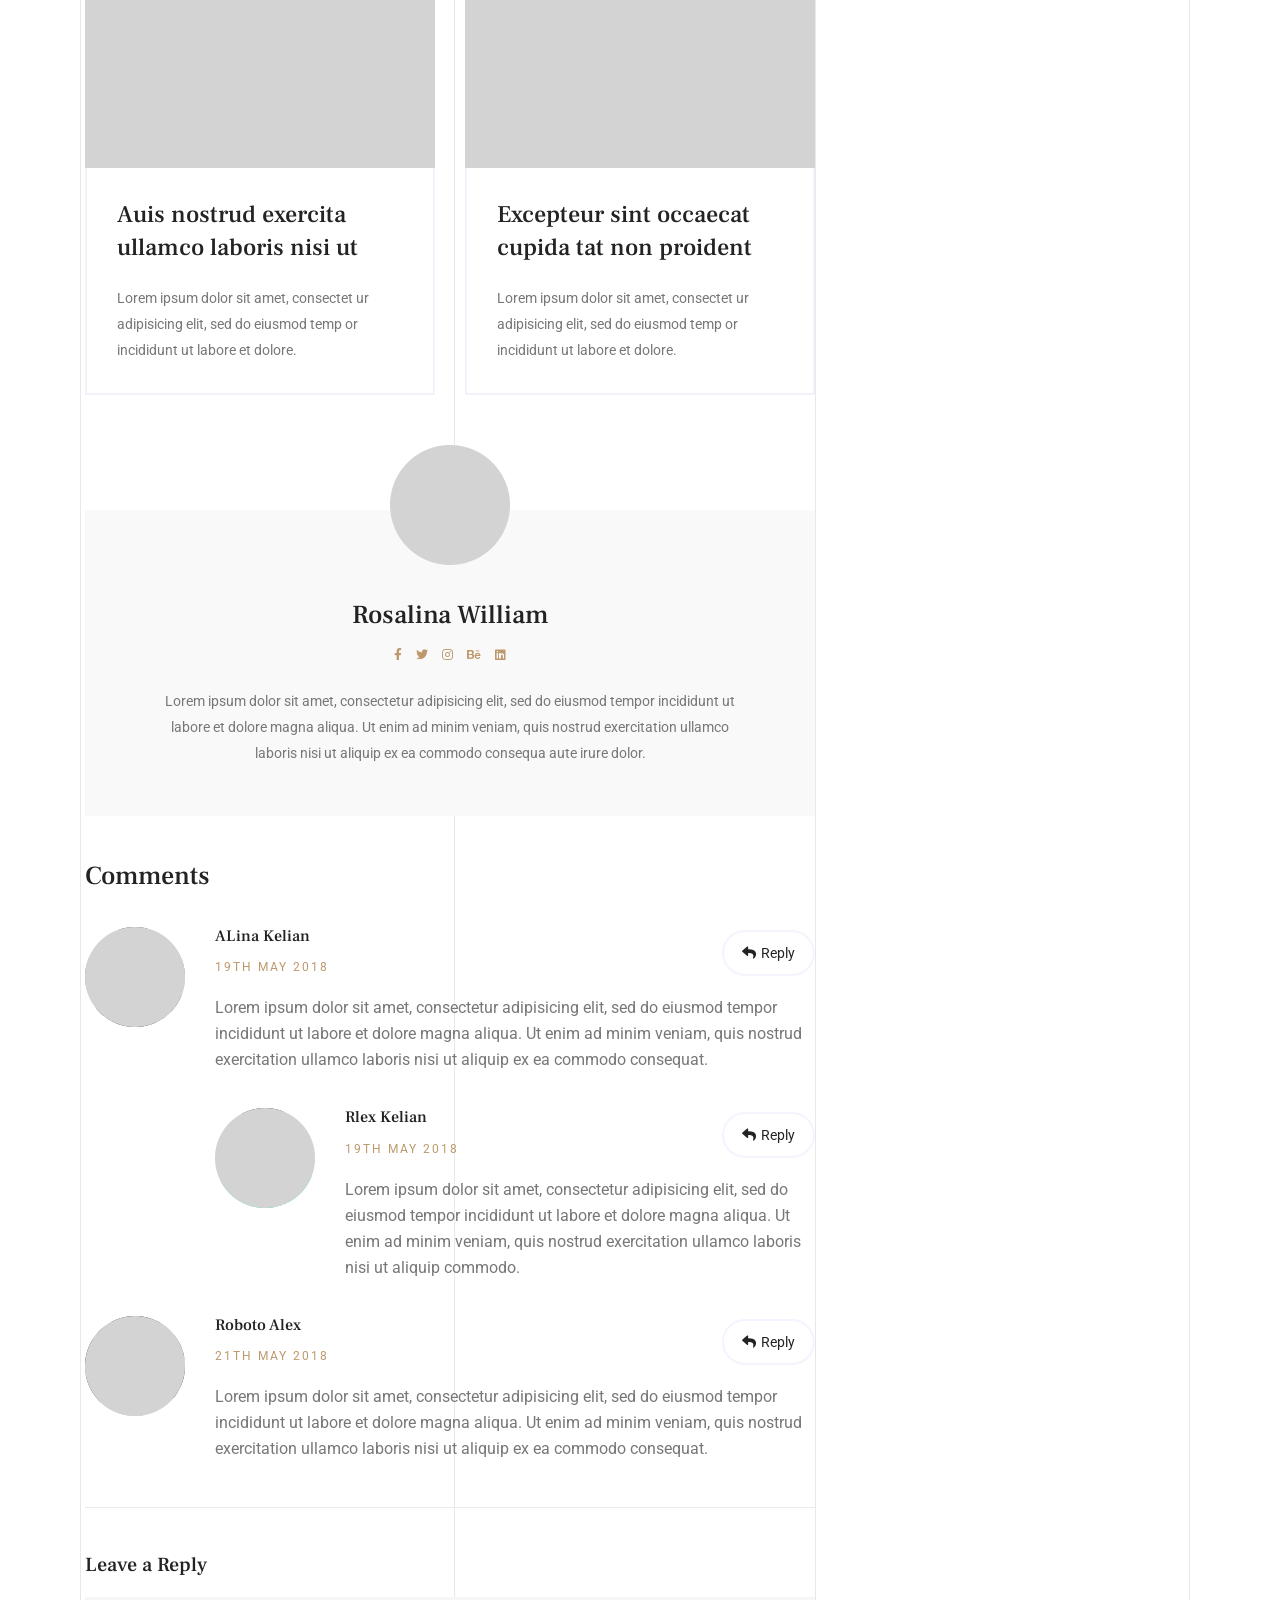
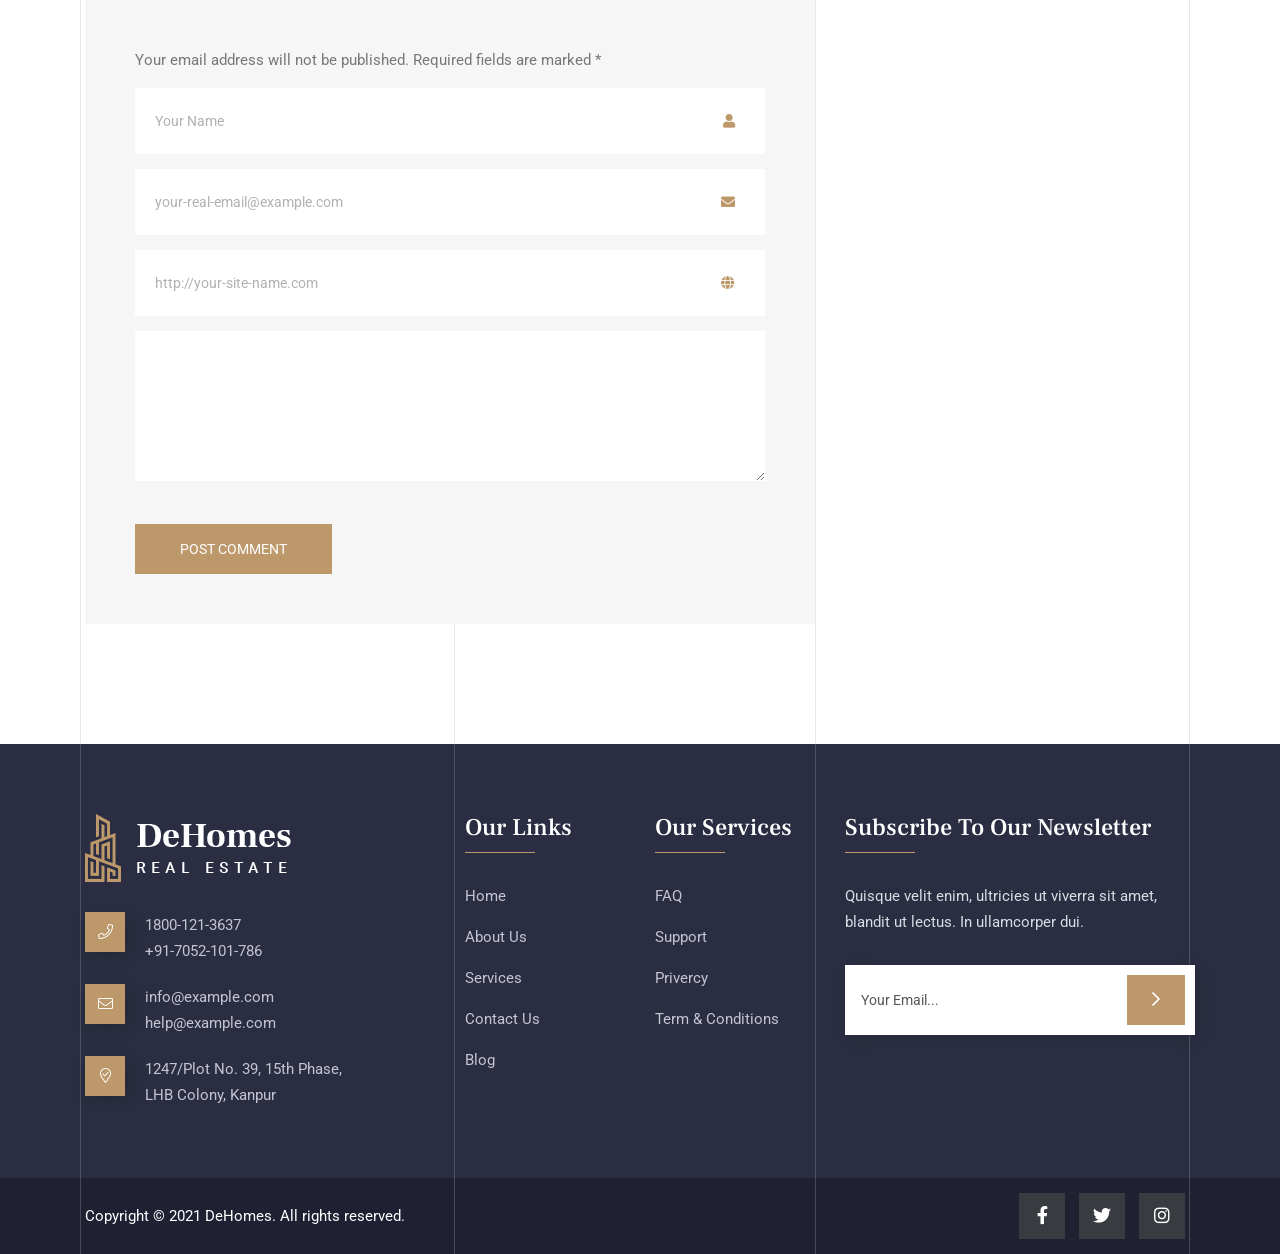
<file: BelmontHOA/blog-details.html>
<!doctype html>
<html class="no-js" lang="zxx">
    <head>
        <meta charset="utf-8">
        <meta http-equiv="x-ua-compatible" content="ie=edge">
        <title>Dehomes -Single Real Estate HTML Template</title>
        <meta name="description" content="">
        <meta name="viewport" content="width=device-width, initial-scale=1">
		<link rel="shortcut icon" type="image/x-icon" href="img/favicon.ico">
        <!-- Place favicon.ico in the root directory -->

		<!-- CSS here -->
        <link rel="stylesheet" href="css/bootstrap.min.css">
        <link rel="stylesheet" href="css/animate.min.css">
        <link rel="stylesheet" href="css/magnific-popup.css">
        <link rel="stylesheet" href="fontawesome/css/all.min.css">
        <link rel="stylesheet" href="font-flaticon/flaticon.css">
        <link rel="stylesheet" href="css/dripicons.css">
        <link rel="stylesheet" href="css/slick.css">
        <link rel="stylesheet" href="css/meanmenu.css">
        <link rel="stylesheet" href="css/default.css">
        <link rel="stylesheet" href="css/style.css">
        <link rel="stylesheet" href="css/responsive.css">
    </head>
    <body>
       <!-- Lines -->
        <div class="content-lines-wrapper">
            <div class="content-lines-inner">
                <div class="content-lines"></div>
            </div>
        </div>
            <!-- Lines -->
     <!-- header -->
        <header class="header-area header-three">  
           <div class="header-top second-header d-none d-md-block">
                <div class="container">
                    <div class="row align-items-center">                                              
                        <div class="col-lg-4 col-md-4 d-none d-lg-block">
                           <div class="header-social">
                                <span>
                                    <a href="#" title="Facebook"><i class="fab fa-facebook-f"></i></a>
                                    <a href="#" title="LinkedIn"><i class="fab fa-instagram"></i></a>               
                                    <a href="#" title="Twitter"><i class="fab fa-twitter"></i></a>
                                    <a href="#" title="Twitter"><i class="fab fa-youtube"></i></a>
                                   </span>                    
                                   <!--  /social media icon redux -->                               
                            </div>
                        </div>
                         <div class="col-lg-8 col-md-8 text-right d-none d-lg-block">
                             <div class="header-cta">
                                <ul>                                   
                                    
                                     <li>
                                        <i class="icon far fa-clock"></i>
                                        <span>Mon - Sat 8:00 - 18:00</span>
                                    </li>
                                    <li>
                                        <i class="icon fal fa-envelope"></i>
                                        <span>info@example.com</span>
                                    </li>
                                    <li>
                                        <i class="icon fal fa-phone"></i>
                                        <span>+91-7052-101-786</span>
                                    </li>
                                </ul>
                            </div>
                        </div>
                        
                    </div>
                </div>
            </div>		
			  <div id="header-sticky" class="menu-area">
                <div class="container">
                    <div class="second-menu">
                        <div class="row align-items-center">
                            <div class="col-xl-3 col-lg-3">
                                <div class="logo">
                                    <a href="index.html"><img src="img/logo/logo.png" alt="logo"></a>
                                </div>
                            </div>
                           <div class="col-xl-8 col-lg-8">
                              
                                <div class="main-menu text-right text-xl-right">
                                    <nav id="mobile-menu">
                                        <ul>
                                            <li class="has-sub">
												<a href="index.html">Home</a>
												<ul>
                                                    <li><a href="index.html">Home Page 01</a></li>
                                                    <li><a href="index-2.html">Home Page 02</a></li>
												</ul>
											</li>
                                            <li><a href="about.html">About Us</a></li>
                                             <li><a href="projects.html">Portfolio</a></li>
                                            <li class="has-sub"> 
                                                <a href="blog.html">Blog</a>
                                                <ul>
                                                    <li><a href="blog.html">Blog</a></li>
                                                    <li><a href="blog-details.html">Blog Details</a></li>
												</ul>
                                            </li>           
                                            <li class="has-sub"><a href="#">Pages</a>
												<ul>
                                                   <li><a href="services.html">Services</a></li>
                                                    <li><a href="services-detail.html">Services Details</a></li>
                                                    <li><a href="pricing.html">Pricing</a></li>
                                                    <li><a href="team.html">Team</a></li>
                                                    <li><a href="faq.html">Faq</a></li>
                                                </ul>
											</li>
                                           
                                            <li><a href="contact.html">Contact Us</a></li>                                          
											          
                                        </ul>
                                    </nav>
                                </div>
                            </div>   
                            <div class="col-xl-1 col-lg-1 text-right d-none d-lg-block mt-30 mb-30 text-right text-xl-right">
                                <a href="#" class="menu-tigger"><img src="img/bg/toggle-menu.png" alt="logo"></a>
                            </div>
                            
                                <div class="col-12">
                                    <div class="mobile-menu"></div>
                                </div>
                        </div>
                    </div>
                </div>
            </div>
        </header>
        <!-- header-end -->
        <!-- offcanvas-area -->
                <div class="offcanvas-menu">
                <span class="menu-close"><i class="fas fa-times"></i></span>
              <form role="search" method="get" id="searchform"   class="searchform" action="http://wordpress.zcube.in/xconsulta/">
                                <input type="text" name="s" id="search" value="" placeholder="Search"  />
                                <button><i class="fa fa-search"></i></button>
                            </form>

                    
                    <div id="cssmenu3" class="menu-one-page-menu-container">
                        <ul id="menu-one-page-menu-2" class="menu">
                            <li class="menu-item menu-item-type-custom menu-item-object-custom"><a href="index.html">Home</a></li>
                            <li class="menu-item menu-item-type-custom menu-item-object-custom"><a href="about.html">About Us</a></li>
                            <li class="menu-item menu-item-type-custom menu-item-object-custom"><a href="services.html">Services</a></li>
                             <li class="menu-item menu-item-type-custom menu-item-object-custom"><a href="pricing.html">Pricing </a></li>
                             <li class="menu-item menu-item-type-custom menu-item-object-custom"><a href="team.html">Team </a></li>
                             
                             <li class="menu-item menu-item-type-custom menu-item-object-custom"><a href="projects.html">Gallery Study</a></li>
                             <li class="menu-item menu-item-type-custom menu-item-object-custom"><a href="blog.html">Blog</a></li>
                            <li class="menu-item menu-item-type-custom menu-item-object-custom"><a href="contact.html">Contact</a></li>
                        </ul>
                    </div>  
                    
                    <div id="cssmenu2" class="menu-one-page-menu-container">
                        <ul id="menu-one-page-menu-1" class="menu">
                            <li class="menu-item menu-item-type-custom menu-item-object-custom"><a href="#home"><span>+8 12 3456897</span></a></li>
                            <li class="menu-item menu-item-type-custom menu-item-object-custom"><a href="#howitwork"><span>info@example.com</span></a></li>
                        </ul>
                    </div>                
            </div>
            <div class="offcanvas-overly"></div>
                 <!-- offcanvas-end -->
        <!-- main-area -->
        <main>
            
            <!-- search-popup -->
		<div class="modal fade bs-example-modal-lg search-bg popup1" tabindex="-1" role="dialog">
			<div class="modal-dialog modal-lg" role="document">
				<div class="modal-content search-popup">
					<div class="text-center">
						<a href="#" class="close2" data-dismiss="modal" aria-label="Close">× close</a>
					</div>
					<div class="row search-outer">
						<div class="col-md-11"><input type="text" placeholder="Search for products..." /></div>
						<div class="col-md-1 text-right"><a href="#"><i class="fa fa-search" aria-hidden="true"></i></a></div>
					</div>
				</div>
			</div>
		</div>
		<!-- /search-popup -->
            <!-- breadcrumb-area -->
           <section class="breadcrumb-area d-flex  p-relative align-items-center" style="background-image:url(img/testimonial/test-bg.png)">
                   <!-- Lines -->
                <div class="content-lines-wrapper2">
                    <div class="content-lines-inner2">
                        <div class="content-lines2"></div>
                    </div>
                </div>
                    <!-- Lines -->
                <div class="container">
                    <div class="row align-items-center">
                        <div class="col-xl-12 col-lg-12">
                            <div class="breadcrumb-wrap text-left">
                                <div class="breadcrumb-title">
                                    <h2>Blog Details</h2>    
                                    <div class="breadcrumb-wrap">
                              
                                <nav aria-label="breadcrumb">
                                    <ol class="breadcrumb">
                                        <li class="breadcrumb-item"><a href="index.html">Home</a></li>
                                        <li class="breadcrumb-item active" aria-current="page">Blog Details</li>
                                    </ol>
                                </nav>
                            </div>
                                </div>
                            </div>
                        </div>
                        
                    </div>
                </div>
            </section>
            <!-- breadcrumb-area-end -->
            <!-- inner-blog -->
            <section class="inner-blog b-details-p pt-120 pb-120">
                <div class="container">
                    <div class="row">
                        <div class="col-lg-8">
                            <div class="blog-details-wrap">
                                <div class="details__content pb-30">
                                    <h2>With our vastly improved notifications system, users
                                        have more control.</h2>
                                    <div class="meta-info">
                                        <ul>
                                            <li><i class="fal fa-eye"></i> 100 Views  </li>
                                            <li><i class="fal fa-comments"></i> 35 Comments</li>
                                            <li><i class="fal fa-calendar-alt"></i> 24th March 2019</li>
                                        </ul>
                                    </div>
                                    <p>Lorem ipsum dolor sit amet, consectetur adipisicing elit, sed do eiusmod tempor incididunt
                                        ut labore et dolore magna aliqua. Ut enim ad minim veniam, quis nostrud exercitation ullamco laboris
                                        nisi ut aliquip
                                        ex ea commodo amet set for your cool happiness for lyour loyal city.</p>
                                    <p>Lorem ipsum dolor sit amet, consectetur adipisicing elit, sed do eiusmod tempor incididunt
                                        ut labore et dolore magna aliqua. Ut enim ad minim veniam, quis nostrud exercitation ullamco laboris
                                        nisi ut aliquip
                                        ex ea commodo consequat. Duis aute irure dolor in reprehenderit in voluptate velit esse cillum dolore eu
                                        fugiat
                                        nulla pariatur. Excepteur sint occaecat cupidatat non proident, sunt in culpa qui officia deser unt
                                        mollit anim id est
                                        laborum. Sed ut perspiciatis unde omnis iste natus error sit voluptatem accusant ium doloremque
                                        laudantium, totam rem
                                        aperiam, eaque ipsa quae ab illo inventore veritatis et quasi architecto beatae vitae dicta sunt
                                        explicabo. Nemo enim
                                        ipsam voluptatem quia voluptas sit asperna tur aut odit aut fugit, sed quia consequuntur magni dolores
                                        eos qui
                                        ratione voluptatem sequi nesciunt. Neque porro quisq.</p>
                                    <blockquote>
                                        <footer>By Rosalina Pong</footer>
                                        <h3>Viral dreamcatcher keytar typewriter, aest hetic offal umami. Aesthetic polaroid pug pitchfork post-ironic.</h3>
                                    </blockquote>
                                    <p>Lorem ipsum dolor sit amet, consectetur adipisicing elit, sed do eiusmod tempor incididunt
                                        ut labore et dolore magna aliqua. Ut enim ad minim veniam, quis nostrud exercitation ullamco laboris
                                        nisi ut aliquip
                                        ex ea commodo consequat.Duis aute irure dolor in reprehenderit in voluptate velit esse cillum dolore eu
                                        fugiat
                                        nulla pariatur. Excepteur sint occaecat cupidatat non proident, sunt in culpa qui officia deser unt
                                        mollit anim id est
                                        laborum. Sed ut perspiciatis unde omnis iste natus error sit voluptatem accusant.</p>
                                    <div class="details__content-img">
                                        <img src="img/blog/b_details01.jpg" alt="">
                                    </div>
                                    <p>Lorem ipsum dolor sit amet, consectetur adipisicing elit, sed do eiusmod tempor incididunt
                                        ut labore et dolore magna aliqua. Ut enim ad minim veniam, quis nostrud exercitation ullamco laboris
                                        nisi ut aliquip
                                        ex ea commodo consequat.Duis aute irure dolor in reprehenderit in voluptate velit esse cillum dolore eu
                                        fugiat
                                        nulla pariatur. Excepteur sint occaecat cupidatat non proident, sunt in culpa qui officia deser unt
                                        mollit anim id est
                                        laborum. Sed ut perspiciatis unde omnis iste natus error sit voluptatem accusan tium doloremque
                                        laudantium, totam rem
                                        aperiam, eaque ipsa quae ab illo inventore veritatis et quasi archi tecto beatae vitae dicta sunt
                                        explicabo. Nemo enim
                                        ipsam voluptatem quia voluptas sit asperna tur aut odit aut fugit, sed quia consequuntur magni dolores
                                        eos qui
                                        ratione voluptatem sequi nesciunt. Neque porro quisquam est, qui dolorem ipsum quia dolor sit amet,
                                        consectetur,
                                        adipisci velit, sed quia non num quam eius modi tempora incidunt ut labore et dolore magnam aliquam
                                        quaerat voluptatem.
                                        Lorem ipsum dolor sit amet,consectetur adipisicing elit, sed do eiusmod incididunt.</p>
                                    <figure>
                                        <img src="img/blog/b_details02.jpg" alt="">
                                        <p>Lorem ipsum dolor sit amet, consectetur adipisicing elit, sed do eiusmod tempor incididunt ut labore
                                            et dolore magna
                                            ali qua. Ut enim ad minim veniam, quis nostrud exercitation ulla mco laboris nisi ut aliquip ex ea
                                            commodo consequat.
                                            Duis aute irure dolor in reprehenderit in voluptate velit esse cillum dolore eu fugiat nulla
                                            pariatur. Excepteur sint
                                            occaecat cupida tat non proident, sunt in culpa qui officia deserunt mollit anim id est laborum. Sed
                                            ut perspiciatis
                                            unde omnis iste natus error sit voluptatem accusantium doloremque laudantium, totam rem aperiam,
                                            eaque ipsa quae ab
                                            illo inventore veritatis et quasi architecto beatae vitae dicta sunt explicabo.</p>
                                    </figure>
                                    <div class="row">
                                        <div class="col-xl-12 col-md-12">
                                            <div class="post__tag">
                                                <h5>Releted Tags</h5>
                                                <ul>
                                                    <li><a href="#">organic</a></li>
                                                    <li><a href="#">Foods</a></li>
                                                    <li><a href="#">tasty</a></li>
                                                </ul>
                                            </div>
                                        </div>
                                        
                                    </div>
                                </div>
                                <div class="posts_navigation pt-35 pb-35">
                                    <div class="row align-items-center">
                                        <div class="col-xl-4 col-md-5">
                                            <div class="prev-link">
                                                <span>Prev Post</span>
                                                <h4><a href="#">Tips Minimalist</a></h4>
                                            </div>
                                        </div>
                                        <div class="col-xl-4 col-md-2 text-left text-md-center">
                                            <a href="blog.html" class="blog-filter"><img src="img/icon/c_d01.png" alt=""></a>
                                        </div>
                                        <div class="col-xl-4 col-md-5">
                                            <div class="next-link text-left text-md-right">
                                                <span>next Post</span>
                                                <h4><a href="#">Less Is More</a></h4>
                                            </div>
                                        </div>
                                    </div>
                                </div>
                                <div class="related__post mt-45 mb-85">
                                    <div class="post-title">
                                        <h4>Related Post</h4>
                                    </div>
                                    <div class="row">
                                        <div class="col-md-6">
                                            <div class="related-post-wrap mb-30">
                                                <div class="post-thumb">
                                                    <img src="img/blog/b_details03.jpg" alt="">
                                                </div>
                                                <div class="rp__content">
                                                    <h3><a href="#">Auis nostrud exercita ullamco laboris nisi ut</a></h3>
                                                    <p>Lorem ipsum dolor sit amet, consectet ur adipisicing elit, sed do eiusmod temp or
                                                        incididunt ut labore et dolore.</p>
                                                </div>
                                            </div>
                                        </div>
                                        <div class="col-md-6">
                                            <div class="related-post-wrap mb-30">
                                                <div class="post-thumb">
                                                    <img src="img/blog/b_details04.jpg" alt="">
                                                </div>
                                                <div class="rp__content">
                                                    <h3><a href="#"> Excepteur sint occaecat cupida tat non proident</a></h3>
                                                    <p>Lorem ipsum dolor sit amet, consectet ur adipisicing elit, sed do eiusmod temp or
                                                        incididunt ut labore et dolore.</p>
                                                </div>
                                            </div>
                                        </div>
                                    </div>
                                </div>
                                <div class="avatar__wrap text-center mb-45">
                                    <div class="avatar-img">
                                        <img src="img/blog/comment/avatar.png" alt="">
                                    </div>
                                    <div class="avatar__info">
                                        <h5>Rosalina William</h5>
                                        <div class="avatar__info-social">
                                            <a href="#"><i class="fab fa-facebook-f"></i></a>
                                            <a href="#"><i class="fab fa-twitter"></i></a>
                                            <a href="#"><i class="fab fa-instagram"></i></a>
                                            <a href="#"><i class="fab fa-behance"></i></a>
                                            <a href="#"><i class="fab fa-linkedin"></i></a>
                                        </div>
                                    </div>
                                    <div class="avatar__wrap-content">
                                        <p>Lorem ipsum dolor sit amet, consectetur adipisicing elit, sed do eiusmod tempor incididunt ut labore
                                            et dolore magna aliqua. Ut enim ad minim veniam, quis nostrud exercitation ullamco laboris nisi ut
                                            aliquip ex ea commodo consequa aute irure dolor.</p>
                                    </div>
                                </div>
                                <div class="comment__wrap pb-45">
                                    <div class="comment__wrap-title">
                                        <h5>Comments</h5>
                                    </div>
                                    <div class="single__comment mb-35">
                                        <div class="comments-avatar">
                                            <img src="img/blog/comment/c_01.png" alt="">
                                        </div>
                                        <div class="comment-text">
                                            <div class="avatar-name mb-15">
                                                <h6>ALina Kelian</h6>
                                                <span>19th May 2018</span>
                                                <a href="#" class="comment-reply"><i class="fas fa-reply"></i>Reply</a>
                                            </div>
                                            <p>Lorem ipsum dolor sit amet, consectetur adipisicing elit, sed do eiusmod tempor
                                                incididunt ut labore et dolore magna aliqua. Ut enim ad minim veniam, quis nostrud exercitation
                                                ullamco laboris nisi ut aliquip ex ea commodo consequat.</p>
                                        </div>
                                    </div>
                                    <div class="single__comment children mb-35">
                                        <div class="comments-avatar">
                                            <img src="img/blog/comment/c_02.png" alt="">
                                        </div>
                                        <div class="comment-text">
                                            <div class="avatar-name mb-15">
                                                <h6>Rlex Kelian <i class="fas fa-bookmark"></i></h6>
                                                <span>19th May 2018</span>
                                                <a href="#" class="comment-reply"><i class="fas fa-reply"></i>Reply</a>
                                            </div>
                                            <p>Lorem ipsum dolor sit amet, consectetur adipisicing elit, sed do eiusmod tempor
                                                incididunt ut labore et dolore magna aliqua. Ut enim ad minim veniam, quis nostrud exercitation
                                                ullamco laboris nisi ut
                                                aliquip commodo.</p>
                                        </div>
                                    </div>
                                    <div class="single__comment">
                                        <div class="comments-avatar">
                                            <img src="img/blog/comment/c_03.png" alt="">
                                        </div>
                                        <div class="comment-text">
                                            <div class="avatar-name mb-15">
                                                <h6>Roboto Alex</h6>
                                                <span>21th May 2018</span>
                                                <a href="#" class="comment-reply"><i class="fas fa-reply"></i>Reply</a>
                                            </div>
                                            <p>Lorem ipsum dolor sit amet, consectetur adipisicing elit, sed do eiusmod tempor
                                                incididunt ut labore et dolore magna aliqua. Ut enim ad minim veniam, quis nostrud exercitation
                                                ullamco laboris nisi ut
                                                aliquip ex ea commodo consequat.</p>
                                        </div>
                                    </div>
                                </div>
                               <div id="comments" class="comments-area  mt-45">
                                   <div id="respond" class="comment-respond">
                                      <h3 id="reply-title" class="comment-reply-title">Leave a Reply <small><a rel="nofollow" id="cancel-comment-reply-link" href="/finco/?p=2112#respond" style="display:none;">Cancel reply</a></small></h3>
                                      <form action="http://wordpress.zcube.in/finco/wp-comments-post.php" method="post" id="commentform" class="comment-form" novalidate="">
                                         <p class="comment-notes"><span id="email-notes">Your email address will not be published.</span> Required fields are marked <span class="required">*</span></p>
                                         <p class="comment-field"><i class="fas fa-user"></i><input id="author" placeholder="Your Name" name="author" type="text"></p>
                                         <p class="comment-field"><i class="fas fa-envelope"></i><input id="email" placeholder="your-real-email@example.com" name="email" type="text"></p>
                                         <p class="comment-field"><i class="fas fa-globe"></i><input id="url" name="url" placeholder="http://your-site-name.com" type="text"> </p>
                                         <p class="comment-form-comment"><label for="comment">Comment</label> <textarea id="comment" name="comment" cols="45" rows="8" maxlength="65525" required="required"></textarea></p>
                                         <p class="form-submit"><input name="submit" type="submit" id="submit" class="submit" value="Post Comment"> <input type="hidden" name="comment_post_ID" value="2112" id="comment_post_ID">
                                            <input type="hidden" name="comment_parent" id="comment_parent" value="0">
                                         </p>
                                      </form>
                                   </div>
                                   <!-- #respond -->
                                </div>

                            </div>
                        </div>
                         <!-- #right side -->
                        <div class="col-sm-12 col-md-12 col-lg-4">
                           <aside class="sidebar-widget">
                              <section id="search-3" class="widget widget_search">
                                 <h2 class="widget-title">Search</h2>
                                 <form role="search" method="get" class="search-form" action="http://wordpress.zcube.in/finco/">
                                    <label>
                                    <span class="screen-reader-text">Search for:</span>
                                    <input type="search" class="search-field" placeholder="Search &hellip;" value="" name="s" />
                                    </label>
                                    <input type="submit" class="search-submit" value="Search" />
                                 </form>
                              </section>
                              <section id="custom_html-5" class="widget_text widget widget_custom_html">
                                 <h2 class="widget-title">Follow Us</h2>
                                 <div class="textwidget custom-html-widget">
                                    <div class="widget-social">
                                       <a href="#"><i class="fab fa-twitter"></i></a>
                                       <a href="#"><i class="fab fa-pinterest-p"></i></a>
                                       <a href="#"><i class="fab fa-facebook-f"></i></a>
                                       <a href="#"><i class="fab fa-instagram"></i></a>
                                       <a href="#"><i class="fab fa-wordpress"></i></a>
                                    </div>
                                 </div>
                              </section>
                              <section id="categories-1" class="widget widget_categories">
                                 <h2 class="widget-title">Categories</h2>
                                 <ul>
                                    <li class="cat-item cat-item-16"><a href="#">Branding</a> (4)</li>
                                    <li class="cat-item cat-item-23"><a href="#">Corporat</a> (3)</li>
                                    <li class="cat-item cat-item-18"><a href="#">Design</a> (3)</li>
                                    <li class="cat-item cat-item-22"><a href="#">Gallery</a> (3)</li>
                                 </ul>
                              </section>
                              <section id="recent-posts-4" class="widget widget_recent_entries">
                                 <h2 class="widget-title">Recent Posts</h2>
                                 <ul>
                                    <li>
                                       <a href="#">User Experience Psychology And Performance Smshing</a>
                                       <span class="post-date">August 19, 2020</span>
                                    </li>
                                    <li>
                                       <a href="#">Monthly Web Development Up Cost Of JavaScript</a>
                                       <span class="post-date">August 19, 2020</span>
                                    </li>
                                    <li>
                                       <a href="#">There are many variation passages of like available.</a>
                                       <span class="post-date">August 19, 2020</span>
                                    </li>
                                 </ul>
                              </section>
                              <section id="tag_cloud-1" class="widget widget_tag_cloud">
                                 <h2 class="widget-title">Tag</h2>
                                 <div class="tagcloud">
                                     <a href="#" class="tag-cloud-link tag-link-28 tag-link-position-1" style="font-size: 8pt;" aria-label="app (1 item)">app</a>
                                    <a href="#" class="tag-cloud-link tag-link-17 tag-link-position-2" style="font-size: 8pt;" aria-label="Branding (1 item)">Branding</a>
                                    <a href="#" class="tag-cloud-link tag-link-20 tag-link-position-3" style="font-size: 8pt;" aria-label="corporat (1 item)">corporat</a>
                                    <a href="#" class="tag-cloud-link tag-link-24 tag-link-position-4" style="font-size: 16.4pt;" aria-label="Design (2 items)">Design</a>
                                    <a href="#" class="tag-cloud-link tag-link-25 tag-link-position-5" style="font-size: 22pt;" aria-label="gallery (3 items)">gallery</a>
                                    <a href="#" class="tag-cloud-link tag-link-26 tag-link-position-6" style="font-size: 8pt;" aria-label="video (1 item)">video</a>
                                    <a href="#" class="tag-cloud-link tag-link-29 tag-link-position-7" style="font-size: 16.4pt;" aria-label="web design (2 items)">web design</a>
                                 </div>
                              </section>
                           </aside>
                        </div>
                        <!-- #right side end -->
                    </div>
                </div>
            </section>
            <!-- inner-blog-end -->
        
         
        </main>
        <!-- main-area-end -->
            <!-- footer -->
        <footer class="footer-bg footer-p">
            <div class="footer-top pt-70 pb-40  p-relative" style="background: #2b2d42;">
                 <!-- Lines -->
                    <div class="content-lines-wrapper2">
                        <div class="content-lines-inner2">
                            <div class="content-lines2"></div>
                        </div>
                    </div>
                   <!-- Lines -->
                <div class="container">
                    <div class="row justify-content-between">
                        
                          <div class="col-xl-4 col-lg-4 col-sm-6">
                            <div class="footer-widget mb-30">
                                <div class="f-widget-title mb-30">
                                   <img src="img/logo/f_logo.png" alt="img">
                                </div>
                                <div class="f-contact">
                                    <ul>
                                    <li>
                                        <i class="icon fal fa-phone"></i>
                                        <span>1800-121-3637<br>+91-7052-101-786</span>
                                    </li>
                                   <li><i class="icon fal fa-envelope"></i>
                                        <span>
                                            <a href="mailto:info@example.com">info@example.com</a>
                                       <br>
                                       <a href="mailto:help@example.com">help@example.com</a>
                                       </span>
                                    </li>
                                    <li>
                                        <i class="icon fal fa-map-marker-check"></i>
                                        <span>1247/Plot No. 39, 15th Phase,<br> LHB Colony, Kanpur</span>
                                    </li>
                                    
                                </ul>
                                    
                                    </div>
                            </div>
                        </div>
						<div class="col-xl-2 col-lg-2 col-sm-6">
                            <div class="footer-widget mb-30">
                                <div class="f-widget-title">
                                    <h2>Our Links</h2>
                                </div>
                                <div class="footer-link">
                                    <ul>                                        
                                        <li><a href="index.html">Home</a></li>
                                        <li><a href="about.html"> About Us</a></li>
                                        <li><a href="services.html"> Services </a></li>
                                        <li><a href="contact.html"> Contact Us</a></li>
                                        <li><a href="blog.html">Blog </a></li>
                                    </ul>
                                </div>
                            </div>
                        </div>
                        <div class="col-xl-2 col-lg-2 col-sm-6">
                            <div class="footer-widget mb-30">
                                <div class="f-widget-title">
                                    <h2>Our Services</h2>
                                </div>
                                <div class="footer-link">
                                    <ul>
                                        <li><a href="faq.html">FAQ</a></li>
                                        <li><a href="#">Support</a></li>
                                        <li><a href="#">Privercy</a></li>
                                        <li><a href="#">Term & Conditions</a></li>
                                    </ul>
                                </div>
                            </div>
                        </div>  
                        <div class="col-xl-4 col-lg-4 col-sm-6">
                            <div class="footer-widget mb-30">
                                <div class="f-widget-title mb-30">
                                  <h2>Subscribe To Our Newsletter</h2>
                                    <p>Quisque velit enim, ultricies ut viverra sit amet, blandit ut lectus. In ullamcorper dui.</p>
                                </div>
                                <div class="footer-link">
                                 <div class="subricbe p-relative" data-animation="fadeInDown" data-delay=".4s" >
                                            <form action="news-mail.php" method="post" class="contact-form ">
                                             <input type="text" id="email2" name="email2"  class="header-input" placeholder="Your Email..." required>
                                            <button class="btn header-btn"><i class="far fa-chevron-right"></i></button>
                                            </form>
                                        </div>
                                </div>
                                
                            </div>
                        </div>
                      
                        
                    </div>
                </div>
            </div>
            <div class="copyright-wrap">
                <!-- Lines -->
                    <div class="content-lines-wrapper2">
                        <div class="content-lines-inner2">
                            <div class="content-lines2"></div>
                        </div>
                    </div>
                   <!-- Lines -->
                <div class="container">
                    <div class="row align-items-center">
                        <div class="col-lg-6">                         
                              Copyright © 2021 DeHomes. All rights reserved.          
                        </div>
                        <div class="col-lg-6 text-right text-xl-right">                       
                           <div class="footer-social">                                    
                                    <a href="#"><i class="fab fa-facebook-f"></i></a>
                                    <a href="#"><i class="fab fa-twitter"></i></a>
                                    <a href="#"><i class="fab fa-instagram"></i></a>
                                </div>        
                        </div>
                        
                    </div>
                </div>
            </div>
        </footer>
        <!-- footer-end -->
		<!-- JS here -->
        <script src="js/vendor/modernizr-3.5.0.min.js"></script>
        <script src="js/vendor/jquery-3.6.0.min.js"></script>
        <script src="js/popper.min.js"></script>
        <script src="js/bootstrap.min.js"></script>
        <script src="js/slick.min.js"></script>
        <script src="js/ajax-form.js"></script>
        <script src="js/paroller.js"></script>
        <script src="js/wow.min.js"></script>
        <script src="js/js_isotope.pkgd.min.js"></script>
        <script src="js/imagesloaded.min.js"></script>
        <script src="js/parallax.min.js"></script>
         <script src="js/jquery.waypoints.min.js"></script>
        <script src="js/jquery.counterup.min.js"></script>
        <script src="js/jquery.scrollUp.min.js"></script>
        <script src="js/jquery.meanmenu.min.js"></script>
        <script src="js/parallax-scroll.js"></script>
        <script src="js/jquery.magnific-popup.min.js"></script>
        <script src="js/element-in-view.js"></script>
        <script src="js/main.js"></script>
    </body>
</html>
</file>
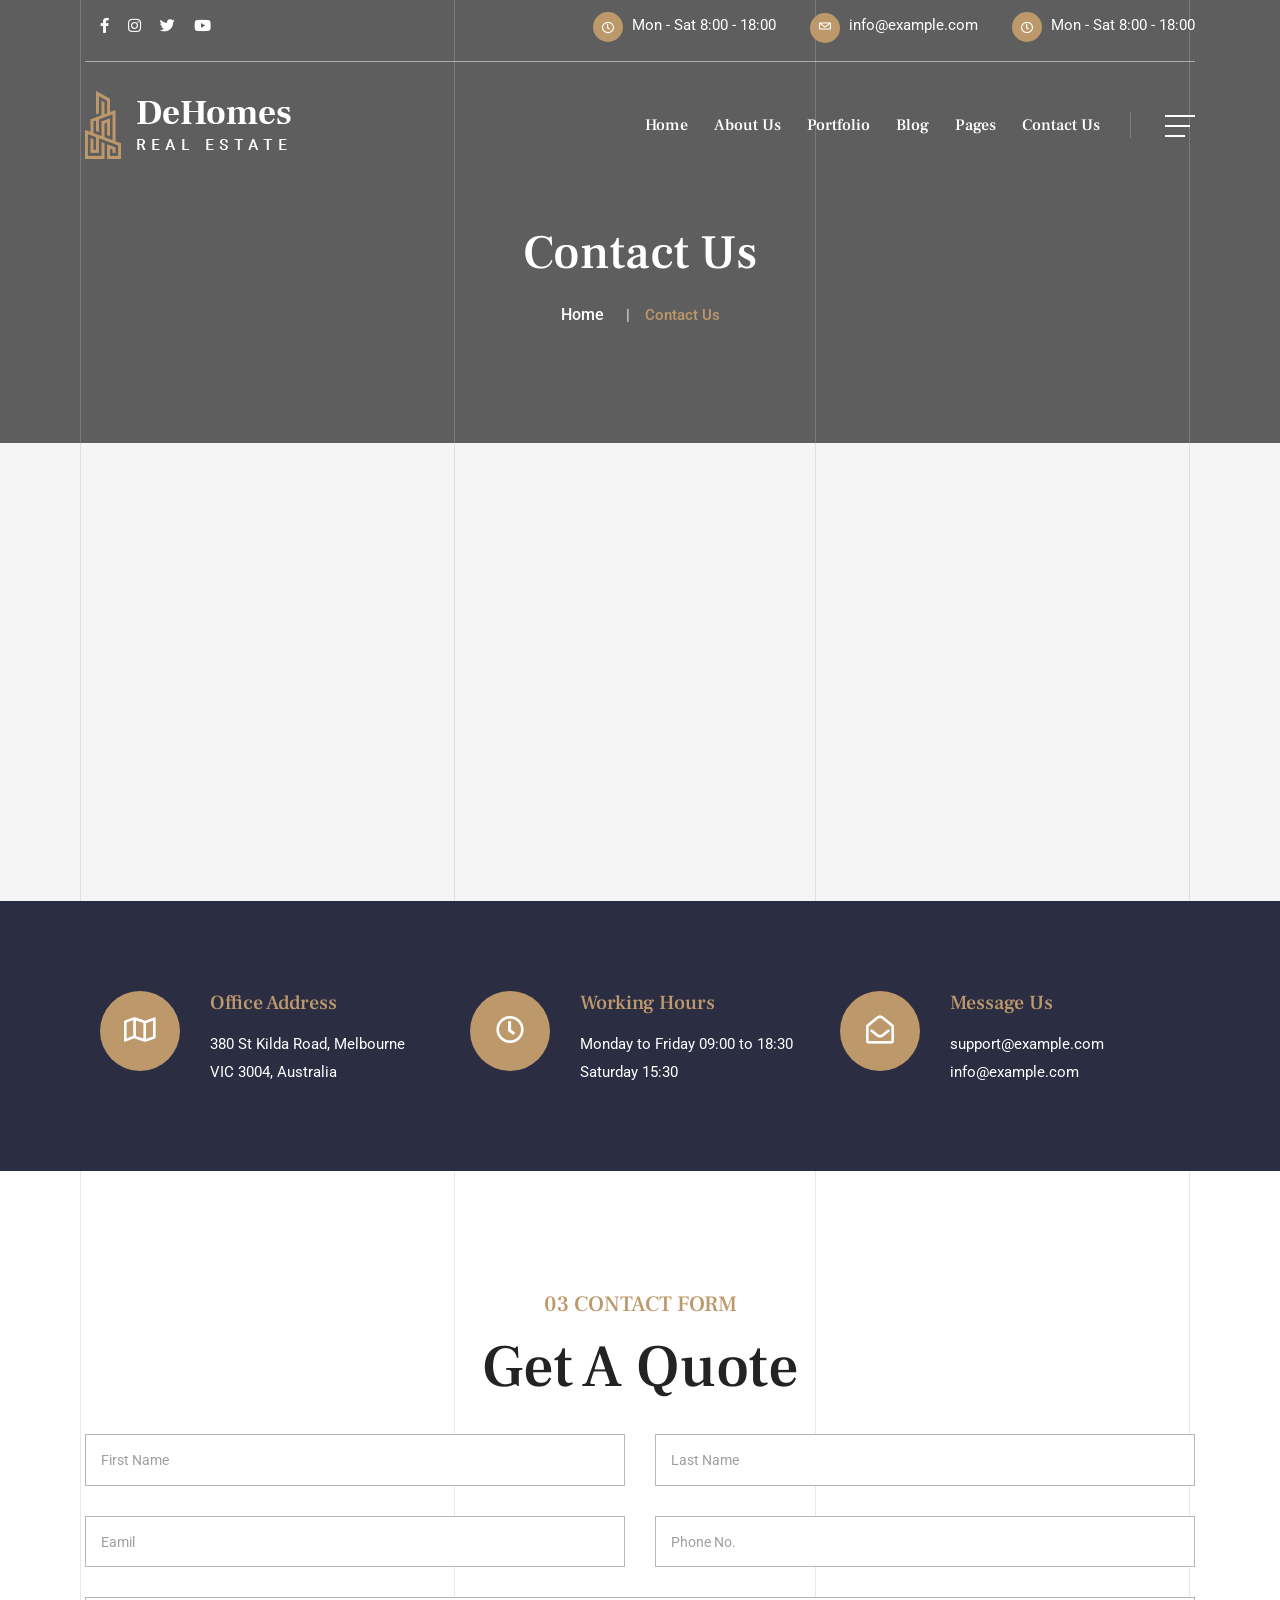
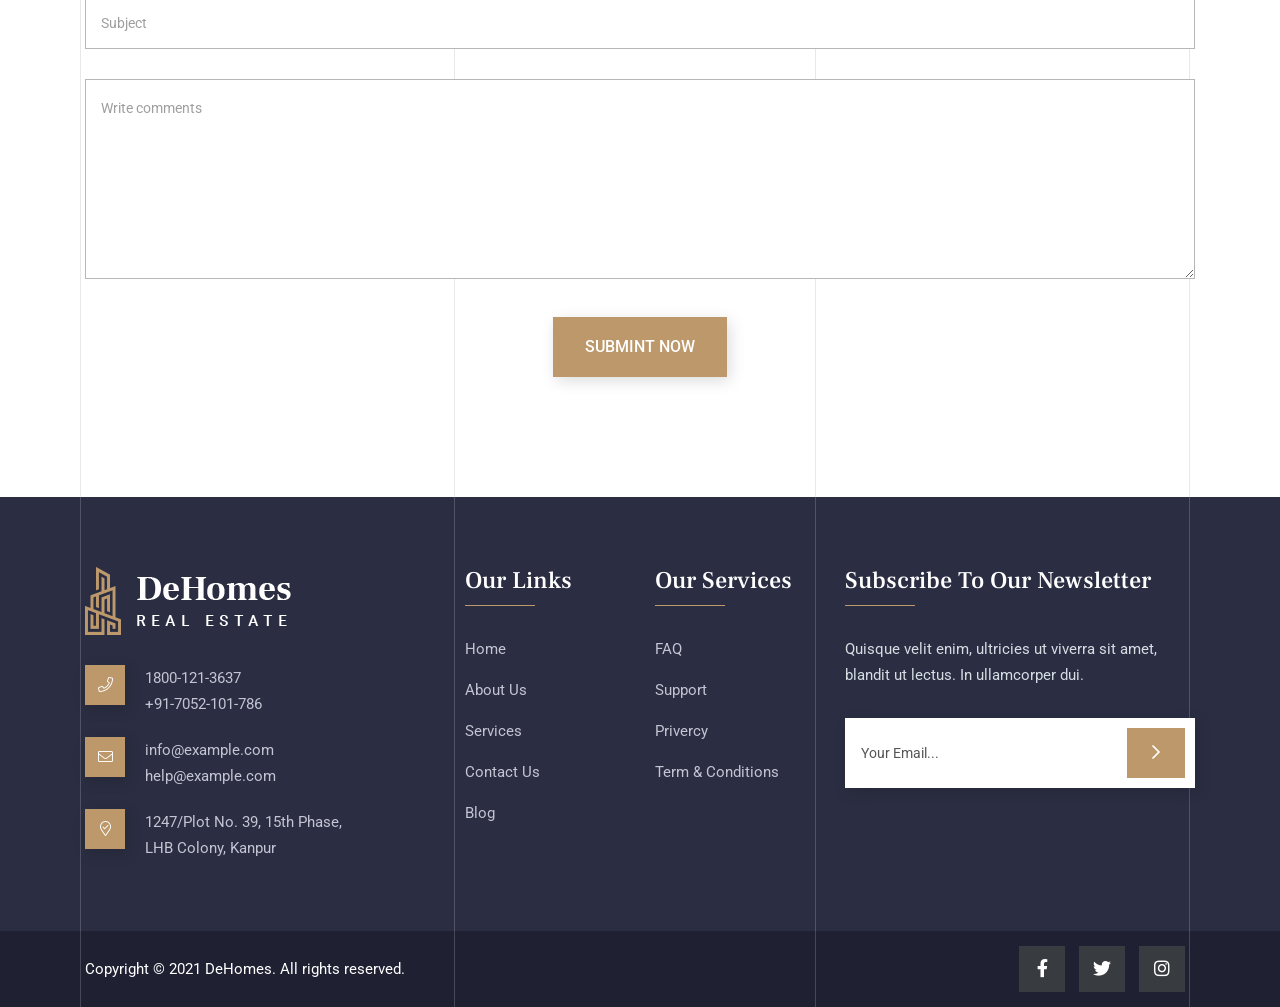
<file: BelmontHOA/contact.html>
<!doctype html>
<html class="no-js" lang="zxx">
    <head>
        <meta charset="utf-8">
        <meta http-equiv="x-ua-compatible" content="ie=edge">
        <title>Dehomes -Single Real Estate HTML Template</title>
        <meta name="description" content="">
        <meta name="viewport" content="width=device-width, initial-scale=1">
		<link rel="shortcut icon" type="image/x-icon" href="img/favicon.ico">
        <!-- Place favicon.ico in the root directory -->

		<!-- CSS here -->
        <link rel="stylesheet" href="css/bootstrap.min.css">
        <link rel="stylesheet" href="css/animate.min.css">
        <link rel="stylesheet" href="css/magnific-popup.css">
        <link rel="stylesheet" href="fontawesome/css/all.min.css">
        <link rel="stylesheet" href="font-flaticon/flaticon.css">
        <link rel="stylesheet" href="css/dripicons.css">
        <link rel="stylesheet" href="css/slick.css">
        <link rel="stylesheet" href="css/meanmenu.css">
        <link rel="stylesheet" href="css/default.css">
        <link rel="stylesheet" href="css/style.css">
        <link rel="stylesheet" href="css/responsive.css">
    </head>
    <body>
         <!-- Lines -->
        <div class="content-lines-wrapper">
            <div class="content-lines-inner">
                <div class="content-lines"></div>
            </div>
        </div>
            <!-- Lines -->
     <!-- header -->
        <header class="header-area header-three">  
           <div class="header-top second-header d-none d-md-block">
                <div class="container">
                    <div class="row align-items-center">                                              
                        <div class="col-lg-4 col-md-4 d-none d-lg-block">
                           <div class="header-social">
                                <span>
                                    <a href="#" title="Facebook"><i class="fab fa-facebook-f"></i></a>
                                    <a href="#" title="LinkedIn"><i class="fab fa-instagram"></i></a>               
                                    <a href="#" title="Twitter"><i class="fab fa-twitter"></i></a>
                                    <a href="#" title="Twitter"><i class="fab fa-youtube"></i></a>
                                   </span>                    
                                   <!--  /social media icon redux -->                               
                            </div>
                        </div>
                         <div class="col-lg-8 col-md-8 text-right d-none d-lg-block">
                             <div class="header-cta">
                                <ul>                                   
                                    
                                     <li>
                                        <i class="icon far fa-clock"></i>
                                        <span>Mon - Sat 8:00 - 18:00</span>
                                    </li>
                                    <li>
                                        <i class="icon dripicons-mail"></i>
                                        <span>info@example.com</span>
                                    </li>
                                    <li>
                                        <i class="icon far fa-clock"></i>
                                        <span>Mon - Sat 8:00 - 18:00</span>
                                    </li>
                                </ul>
                            </div>
                        </div>
                        
                    </div>
                </div>
            </div>		
			  <div id="header-sticky" class="menu-area">
                <div class="container">
                    <div class="second-menu">
                        <div class="row align-items-center">
                            <div class="col-xl-3 col-lg-3">
                                <div class="logo">
                                    <a href="index.html"><img src="img/logo/logo.png" alt="logo"></a>
                                </div>
                            </div>
                           <div class="col-xl-8 col-lg-8">
                              
                                <div class="main-menu text-right text-xl-right">
                                    <nav id="mobile-menu">
                                        <ul>
                                            <li class="has-sub">
												<a href="index.html">Home</a>
												<ul>
                                                    <li><a href="index.html">Home Page 01</a></li>
                                                    <li><a href="index-2.html">Home Page 02</a></li>
												</ul>
											</li>
                                            <li><a href="about.html">About Us</a></li>
                                             <li><a href="projects.html">Portfolio</a></li>
                                            <li class="has-sub"> 
                                                <a href="blog.html">Blog</a>
                                                <ul>
                                                    <li><a href="blog.html">Blog</a></li>
                                                    <li><a href="blog-details.html">Blog Details</a></li>
												</ul>
                                            </li>           
                                            <li class="has-sub"><a href="#">Pages</a>
												<ul>
                                                   <li><a href="services.html">Services</a></li>
                                                    <li><a href="services-detail.html">Services Details</a></li>
                                                    <li><a href="pricing.html">Pricing</a></li>
                                                    <li><a href="team.html">Team</a></li>
                                                    <li><a href="faq.html">Faq</a></li>
                                                </ul>
											</li>
                                           
                                            <li><a href="contact.html">Contact Us</a></li>                                          
											          
                                        </ul>
                                    </nav>
                                </div>
                            </div>   
                            <div class="col-xl-1 col-lg-1 text-right d-none d-lg-block mt-30 mb-30 text-right text-xl-right">
                                <a href="#" class="menu-tigger"><img src="img/bg/toggle-menu.png" alt="logo"></a>
                            </div>
                            
                                <div class="col-12">
                                    <div class="mobile-menu"></div>
                                </div>
                        </div>
                    </div>
                </div>
            </div>
        </header>
        <!-- header-end -->
        <!-- offcanvas-area -->
                <div class="offcanvas-menu">
                <span class="menu-close"><i class="fas fa-times"></i></span>
              <form role="search" method="get" id="searchform"   class="searchform" action="http://wordpress.zcube.in/xconsulta/">
                                <input type="text" name="s" id="search" value="" placeholder="Search"  />
                                <button><i class="fa fa-search"></i></button>
                            </form>

                    
                    <div id="cssmenu3" class="menu-one-page-menu-container">
                        <ul id="menu-one-page-menu-2" class="menu">
                            <li class="menu-item menu-item-type-custom menu-item-object-custom"><a href="index.html">Home</a></li>
                            <li class="menu-item menu-item-type-custom menu-item-object-custom"><a href="about.html">About Us</a></li>
                            <li class="menu-item menu-item-type-custom menu-item-object-custom"><a href="services.html">Services</a></li>
                             <li class="menu-item menu-item-type-custom menu-item-object-custom"><a href="pricing.html">Pricing </a></li>
                             <li class="menu-item menu-item-type-custom menu-item-object-custom"><a href="team.html">Team </a></li>
                             
                             <li class="menu-item menu-item-type-custom menu-item-object-custom"><a href="projects.html">Gallery Study</a></li>
                             <li class="menu-item menu-item-type-custom menu-item-object-custom"><a href="blog.html">Blog</a></li>
                            <li class="menu-item menu-item-type-custom menu-item-object-custom"><a href="contact.html">Contact</a></li>
                        </ul>
                    </div>  
                    
                    <div id="cssmenu2" class="menu-one-page-menu-container">
                        <ul id="menu-one-page-menu-1" class="menu">
                            <li class="menu-item menu-item-type-custom menu-item-object-custom"><a href="#home"><span>+8 12 3456897</span></a></li>
                            <li class="menu-item menu-item-type-custom menu-item-object-custom"><a href="#howitwork"><span>info@example.com</span></a></li>
                        </ul>
                    </div>                
            </div>
            <div class="offcanvas-overly"></div>
                 <!-- offcanvas-end -->
        <!-- main-area -->
        <main>
            
            <!-- search-popup -->
		<div class="modal fade bs-example-modal-lg search-bg popup1" tabindex="-1" role="dialog">
			<div class="modal-dialog modal-lg" role="document">
				<div class="modal-content search-popup">
					<div class="text-center">
						<a href="#" class="close2" data-dismiss="modal" aria-label="Close">× close</a>
					</div>
					<div class="row search-outer">
						<div class="col-md-11"><input type="text" placeholder="Search for products..." /></div>
						<div class="col-md-1 text-right"><a href="#"><i class="fa fa-search" aria-hidden="true"></i></a></div>
					</div>
				</div>
			</div>
		</div>
		<!-- /search-popup -->
            <!-- breadcrumb-area -->
            <section class="breadcrumb-area d-flex  p-relative align-items-center" style="background-image:url(img/testimonial/test-bg.png)">
                   <!-- Lines -->
                <div class="content-lines-wrapper2">
                    <div class="content-lines-inner2">
                        <div class="content-lines2"></div>
                    </div>
                </div>
                    <!-- Lines -->
                <div class="container">
                    <div class="row align-items-center">
                        <div class="col-xl-12 col-lg-12">
                            <div class="breadcrumb-wrap text-left">
                                <div class="breadcrumb-title">
                                    <h2>Contact Us</h2>    
                                    <div class="breadcrumb-wrap">
                              
                                <nav aria-label="breadcrumb">
                                    <ol class="breadcrumb">
                                        <li class="breadcrumb-item"><a href="index.html">Home</a></li>
                                        <li class="breadcrumb-item active" aria-current="page">Contact Us</li>
                                    </ol>
                                </nav>
                            </div>
                                </div>
                            </div>
                        </div>
                        
                    </div>
                </div>
            </section>
            <!-- breadcrumb-area-end -->
          
               <!-- map-area-end -->
            <div class="map fix" style="background: #f5f5f5;">
                <div class="container-flud">
                    
                    <div class="row">
                        <div class="col-lg-12">
                       <iframe src="https://www.google.com/maps/embed?pb=!1m18!1m12!1m3!1d212867.83634504632!2d-112.24455686962897!3d33.52582710700138!2m3!1f0!2f0!3f0!3m2!1i1024!2i768!4f13.1!3m3!1m2!1s0x872b743829374b03%3A0xabaac255b1e43fbe!2sPlexus%20Worldwide!5e0!3m2!1sen!2sin!4v1618567685329!5m2!1sen!2sin" width="600" height="450" style="border:0;" allowfullscreen="" loading="lazy"></iframe>
                        </div>
                    </div>
                </div>
            </div>
		     <!-- map-area-end -->
            <!-- contact-area -->
            <section id="contact" class="contact-area after-none contact-bg p-relative fix pt-90 pb-30" style="background: #2b2d42;" >
                
                <div class="container">
             
					<div class="row">
						<div class="col-lg-12">
                         <div class="contact-info">
						<div class="single-cta pb-30 mb-30 wow fadeInUp animated" data-animation="fadeInDown animated" data-delay=".2s">
                                <div class="f-cta-icon">
                                    <i class="far fa-map"></i>
                                </div>
                                <h5>Office Address</h5>
                                <p>380 St Kilda Road, Melbourne <br>
                                    VIC 3004, Australia</p>
                            </div>
							 <div class="single-cta pb-30 mb-30 wow fadeInUp animated" data-animation="fadeInDown animated" data-delay=".2s">
                                <div class="f-cta-icon">
                                    <i class="far fa-clock"></i>
                                </div>
                                <h5>Working Hours</h5>
                                <p>Monday to Friday 09:00 to 18:30 <br> 
                                    Saturday 15:30</p>
                            </div>
							 <div class="single-cta pb-30 mb-30 wow fadeInUp animated" data-animation="fadeInDown animated" data-delay=".2s">
                                <div class="f-cta-icon">
                                    <i class="far fa-envelope-open"></i>
                                </div>
                                <h5>Message Us</h5>
                                <p> <a href="#">support@example.com</a><br><a href="#">info@example.com</a></p>
                            </div>
                            </div>
                            </div>
					</div>
                    
                </div>
               
            </section>
            <!-- contact-area-end -->
		     <!-- contact-area -->
            <section id="contact" class="contact-area after-none contact-bg pt-120 pb-120 p-relative fix">
                
                <div class="container">
             
					<div class="row">
						
                         
                        <div class="col-lg-12 order-2">
                            <div class="contact-bg02">
                            <div class="section-title center-align text-center">
                                <h5>03 Contact Form</h5>
                                <h2>
                                    Get A Quote
                                </h2>
                               
                            </div>
                             
						<form action="mail.php" method="post" class="contact-form mt-30">
							<div class="row">
                            <div class="col-lg-6">
                                <div class="contact-field p-relative c-name mb-30">                                    
                                    <input type="text" id="firstn" name="firstn" placeholder="First Name" required>
                                </div>                               
                            </div>
							<div class="col-lg-6">                               
                                <div class="contact-field p-relative c-email mb-20">                                    
                                    <input type="text" id="lastn" name="lastn" placeholder="Last Name" required>
                                </div>                                
                            </div>
							<div class="col-lg-6">                               
                                <div class="contact-field p-relative c-subject mb-30">                                   
                                    <input type="text" id="email" name="email" placeholder="Eamil" required>
                                </div>
                            </div>		
                            <div class="col-lg-6">                               
                                <div class="contact-field p-relative c-subject mb-30">                                   
                                    <input type="text" id="phone" name="phone" placeholder="Phone No." required>
                                </div>
                            </div>	
                            <div class="col-lg-12">                               
                                <div class="contact-field p-relative c-subject mb-30">                                   
                                    <input type="text" id="subject" name="subject" placeholder="Subject" required>
                                </div>
                            </div>	
                            
                            <div class="col-lg-12">
                                <div class="contact-field p-relative c-message mb-30">                                  
                                    <textarea name="message" id="message" cols="30" rows="10" placeholder="Write comments"></textarea>
                                </div>
                                <div class="slider-btn  text-center">                                          
                                            <button class="btn ss-btn active" data-animation="fadeInRight" data-delay=".8s">Submint Now</button>				
                                        </div>                             
                            </div>
                            </div>
                        
                    </form>
                            
                            </div>
                        
						</div>
					</div>
                    
                </div>
               
            </section>
            <!-- contact-area-end -->
             
        </main>
        <!-- main-area-end -->
            <!-- footer -->
        <footer class="footer-bg footer-p">
            <div class="footer-top pt-70 pb-40  p-relative" style="background: #2b2d42;">
                 <!-- Lines -->
                    <div class="content-lines-wrapper2">
                        <div class="content-lines-inner2">
                            <div class="content-lines2"></div>
                        </div>
                    </div>
                   <!-- Lines -->
                <div class="container">
                    <div class="row justify-content-between">
                        
                          <div class="col-xl-4 col-lg-4 col-sm-6">
                            <div class="footer-widget mb-30">
                                <div class="f-widget-title mb-30">
                                   <img src="img/logo/f_logo.png" alt="img">
                                </div>
                                <div class="f-contact">
                                    <ul>
                                    <li>
                                        <i class="icon fal fa-phone"></i>
                                        <span>1800-121-3637<br>+91-7052-101-786</span>
                                    </li>
                                   <li><i class="icon fal fa-envelope"></i>
                                        <span>
                                            <a href="mailto:info@example.com">info@example.com</a>
                                       <br>
                                       <a href="mailto:help@example.com">help@example.com</a>
                                       </span>
                                    </li>
                                    <li>
                                        <i class="icon fal fa-map-marker-check"></i>
                                        <span>1247/Plot No. 39, 15th Phase,<br> LHB Colony, Kanpur</span>
                                    </li>
                                    
                                </ul>
                                    
                                    </div>
                            </div>
                        </div>
						<div class="col-xl-2 col-lg-2 col-sm-6">
                            <div class="footer-widget mb-30">
                                <div class="f-widget-title">
                                    <h2>Our Links</h2>
                                </div>
                                <div class="footer-link">
                                    <ul>                                        
                                        <li><a href="index.html">Home</a></li>
                                        <li><a href="about.html"> About Us</a></li>
                                        <li><a href="services.html"> Services </a></li>
                                        <li><a href="contact.html"> Contact Us</a></li>
                                        <li><a href="blog.html">Blog </a></li>
                                    </ul>
                                </div>
                            </div>
                        </div>
                        <div class="col-xl-2 col-lg-2 col-sm-6">
                            <div class="footer-widget mb-30">
                                <div class="f-widget-title">
                                    <h2>Our Services</h2>
                                </div>
                                <div class="footer-link">
                                    <ul>
                                        <li><a href="faq.html">FAQ</a></li>
                                        <li><a href="#">Support</a></li>
                                        <li><a href="#">Privercy</a></li>
                                        <li><a href="#">Term & Conditions</a></li>
                                    </ul>
                                </div>
                            </div>
                        </div>  
                        <div class="col-xl-4 col-lg-4 col-sm-6">
                            <div class="footer-widget mb-30">
                                <div class="f-widget-title mb-30">
                                  <h2>Subscribe To Our Newsletter</h2>
                                    <p>Quisque velit enim, ultricies ut viverra sit amet, blandit ut lectus. In ullamcorper dui.</p>
                                </div>
                                <div class="footer-link">
                                 <div class="subricbe p-relative" data-animation="fadeInDown" data-delay=".4s" >
                                            <form action="news-mail.php" method="post" class="contact-form ">
                                             <input type="text" id="email2" name="email2"  class="header-input" placeholder="Your Email..." required>
                                            <button class="btn header-btn"><i class="far fa-chevron-right"></i></button>
                                            </form>
                                        </div>
                                </div>
                                
                            </div>
                        </div>
                      
                        
                    </div>
                </div>
            </div>
            <div class="copyright-wrap">
                <!-- Lines -->
                    <div class="content-lines-wrapper2">
                        <div class="content-lines-inner2">
                            <div class="content-lines2"></div>
                        </div>
                    </div>
                   <!-- Lines -->
                <div class="container">
                    <div class="row align-items-center">
                        <div class="col-lg-6">                         
                              Copyright © 2021 DeHomes. All rights reserved.          
                        </div>
                        <div class="col-lg-6 text-right text-xl-right">                       
                           <div class="footer-social">                                    
                                    <a href="#"><i class="fab fa-facebook-f"></i></a>
                                    <a href="#"><i class="fab fa-twitter"></i></a>
                                    <a href="#"><i class="fab fa-instagram"></i></a>
                                </div>        
                        </div>
                        
                    </div>
                </div>
            </div>
        </footer>
        <!-- footer-end -->
		<!-- JS here -->
        <script src="js/vendor/modernizr-3.5.0.min.js"></script>
        <script src="js/vendor/jquery-3.6.0.min.js"></script>
        <script src="js/popper.min.js"></script>
        <script src="js/bootstrap.min.js"></script>
        <script src="js/slick.min.js"></script>
        <script src="js/ajax-form.js"></script>
        <script src="js/paroller.js"></script>
        <script src="js/wow.min.js"></script>
        <script src="js/js_isotope.pkgd.min.js"></script>
        <script src="js/imagesloaded.min.js"></script>
        <script src="js/parallax.min.js"></script>
         <script src="js/jquery.waypoints.min.js"></script>
        <script src="js/jquery.counterup.min.js"></script>
        <script src="js/jquery.scrollUp.min.js"></script>
        <script src="js/jquery.meanmenu.min.js"></script>
        <script src="js/parallax-scroll.js"></script>
        <script src="js/jquery.magnific-popup.min.js"></script>
        <script src="js/element-in-view.js"></script>
        <script src="js/main.js"></script>
    </body>
</html>
</file>
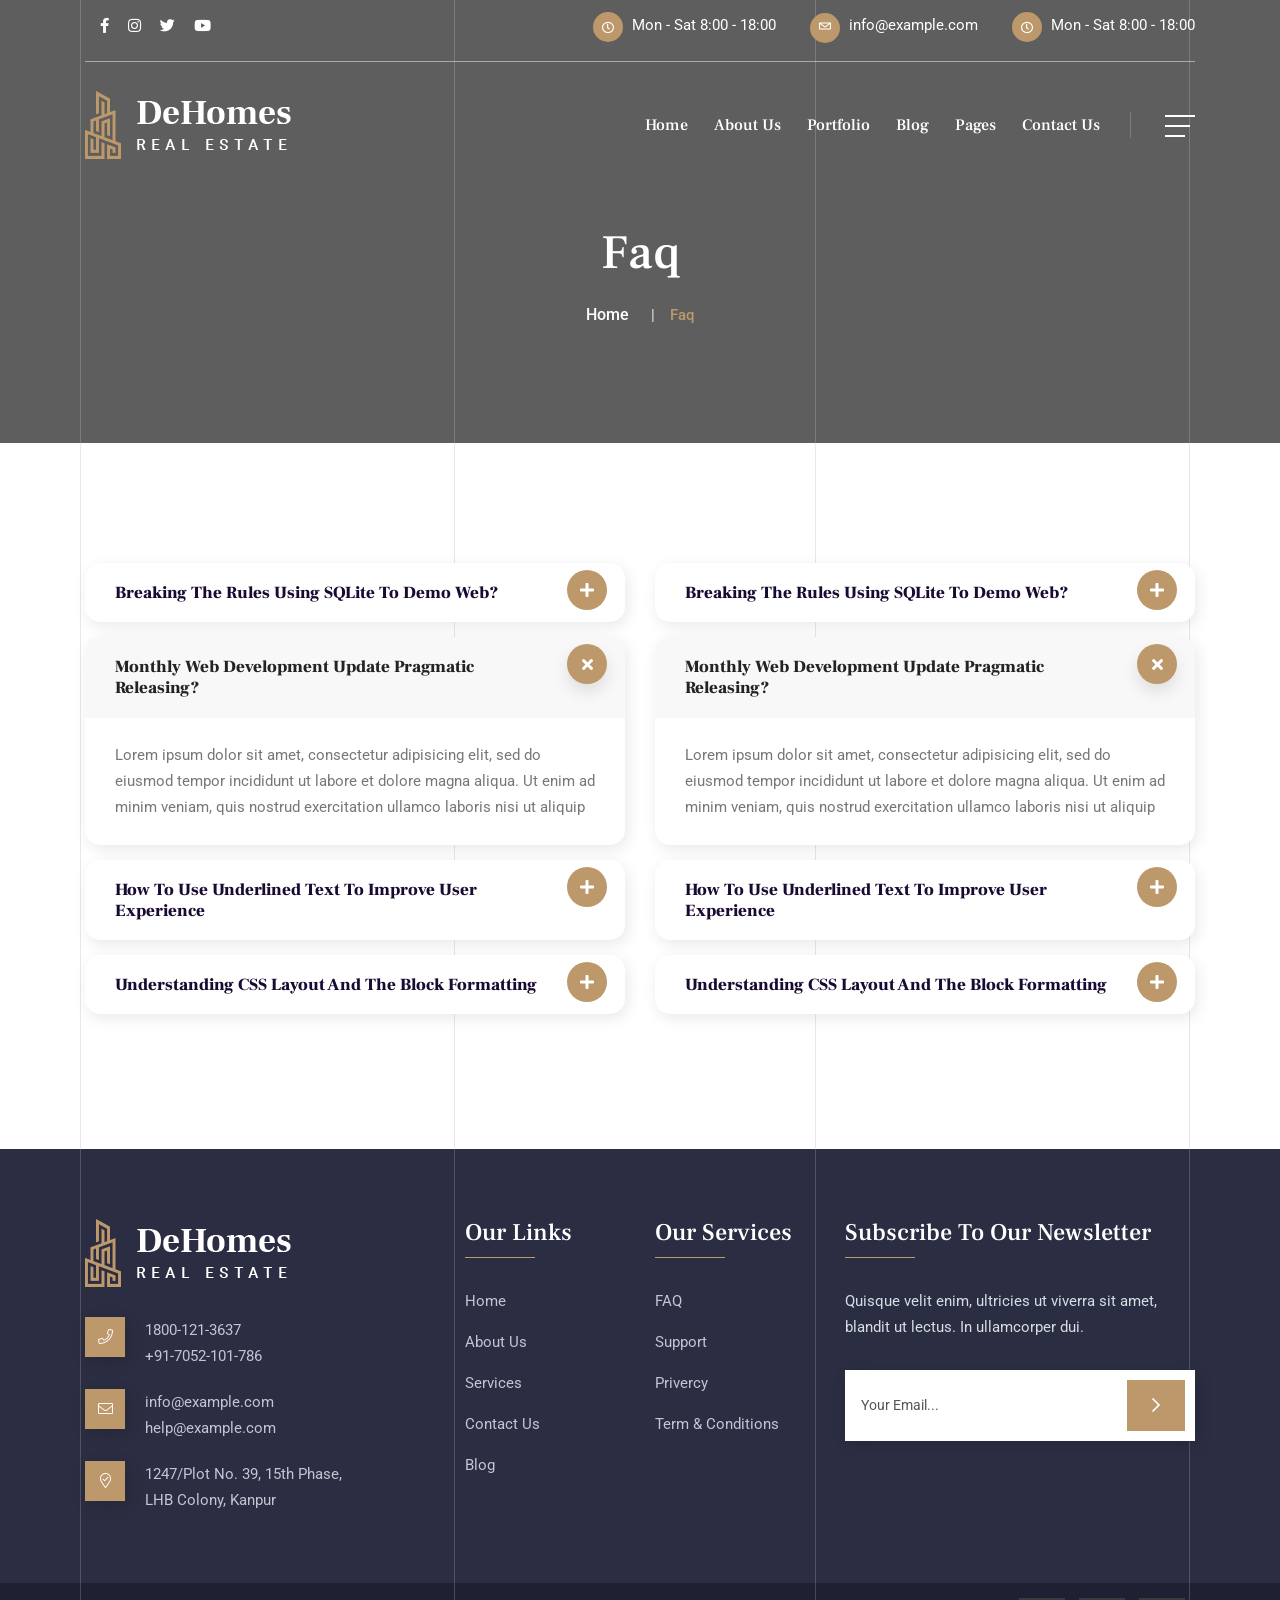
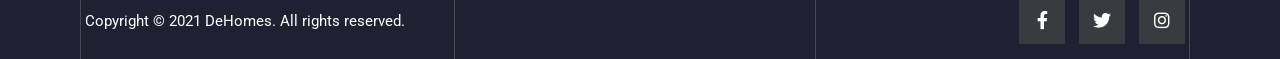
<file: BelmontHOA/faq.html>
<!doctype html>
<html class="no-js" lang="zxx">
    <head>
        <meta charset="utf-8">
        <meta http-equiv="x-ua-compatible" content="ie=edge">
        <title>Dehomes -Single Real Estate HTML Template</title>
        <meta name="description" content="">
        <meta name="viewport" content="width=device-width, initial-scale=1">
		<link rel="shortcut icon" type="image/x-icon" href="img/favicon.ico">
        <!-- Place favicon.ico in the root directory -->

		<!-- CSS here -->
        <link rel="stylesheet" href="css/bootstrap.min.css">
        <link rel="stylesheet" href="css/animate.min.css">
        <link rel="stylesheet" href="css/magnific-popup.css">
        <link rel="stylesheet" href="fontawesome/css/all.min.css">
        <link rel="stylesheet" href="font-flaticon/flaticon.css">
        <link rel="stylesheet" href="css/dripicons.css">
        <link rel="stylesheet" href="css/slick.css">
        <link rel="stylesheet" href="css/meanmenu.css">
        <link rel="stylesheet" href="css/default.css">
        <link rel="stylesheet" href="css/style.css">
        <link rel="stylesheet" href="css/responsive.css">
    </head>
    <body>
        <!-- Lines -->
        <div class="content-lines-wrapper">
            <div class="content-lines-inner">
                <div class="content-lines"></div>
            </div>
        </div>
            <!-- Lines -->
     <!-- header -->
        <header class="header-area header-three">  
           <div class="header-top second-header d-none d-md-block">
                <div class="container">
                    <div class="row align-items-center">                                              
                        <div class="col-lg-4 col-md-4 d-none d-lg-block">
                           <div class="header-social">
                                <span>
                                    <a href="#" title="Facebook"><i class="fab fa-facebook-f"></i></a>
                                    <a href="#" title="LinkedIn"><i class="fab fa-instagram"></i></a>               
                                    <a href="#" title="Twitter"><i class="fab fa-twitter"></i></a>
                                    <a href="#" title="Twitter"><i class="fab fa-youtube"></i></a>
                                   </span>                    
                                   <!--  /social media icon redux -->                               
                            </div>
                        </div>
                         <div class="col-lg-8 col-md-8 text-right d-none d-lg-block">
                             <div class="header-cta">
                                <ul>                                   
                                    
                                     <li>
                                        <i class="icon far fa-clock"></i>
                                        <span>Mon - Sat 8:00 - 18:00</span>
                                    </li>
                                    <li>
                                        <i class="icon dripicons-mail"></i>
                                        <span>info@example.com</span>
                                    </li>
                                    <li>
                                        <i class="icon far fa-clock"></i>
                                        <span>Mon - Sat 8:00 - 18:00</span>
                                    </li>
                                </ul>
                            </div>
                        </div>
                        
                    </div>
                </div>
            </div>		
			  <div id="header-sticky" class="menu-area">
                <div class="container">
                    <div class="second-menu">
                        <div class="row align-items-center">
                            <div class="col-xl-3 col-lg-3">
                                <div class="logo">
                                    <a href="index.html"><img src="img/logo/logo.png" alt="logo"></a>
                                </div>
                            </div>
                           <div class="col-xl-8 col-lg-8">
                              
                                <div class="main-menu text-right text-xl-right">
                                    <nav id="mobile-menu">
                                        <ul>
                                            <li class="has-sub">
												<a href="index.html">Home</a>
												<ul>
                                                    <li><a href="index.html">Home Page 01</a></li>
                                                    <li><a href="index-2.html">Home Page 02</a></li>
												</ul>
											</li>
                                            <li><a href="about.html">About Us</a></li>
                                             <li><a href="projects.html">Portfolio</a></li>
                                            <li class="has-sub"> 
                                                <a href="blog.html">Blog</a>
                                                <ul>
                                                    <li><a href="blog.html">Blog</a></li>
                                                    <li><a href="blog-details.html">Blog Details</a></li>
												</ul>
                                            </li>           
                                            <li class="has-sub"><a href="#">Pages</a>
												<ul>
                                                   <li><a href="services.html">Services</a></li>
                                                    <li><a href="services-detail.html">Services Details</a></li>
                                                    <li><a href="pricing.html">Pricing</a></li>
                                                    <li><a href="team.html">Team</a></li>
                                                    <li><a href="faq.html">Faq</a></li>
                                                </ul>
											</li>
                                           
                                            <li><a href="contact.html">Contact Us</a></li>                                          
											          
                                        </ul>
                                    </nav>
                                </div>
                            </div>   
                            <div class="col-xl-1 col-lg-1 text-right d-none d-lg-block mt-30 mb-30 text-right text-xl-right">
                                <a href="#" class="menu-tigger"><img src="img/bg/toggle-menu.png" alt="logo"></a>
                            </div>
                            
                                <div class="col-12">
                                    <div class="mobile-menu"></div>
                                </div>
                        </div>
                    </div>
                </div>
            </div>
        </header>
        <!-- header-end -->
        <!-- offcanvas-area -->
                <div class="offcanvas-menu">
                <span class="menu-close"><i class="fas fa-times"></i></span>
              <form role="search" method="get" id="searchform"   class="searchform" action="http://wordpress.zcube.in/xconsulta/">
                                <input type="text" name="s" id="search" value="" placeholder="Search"  />
                                <button><i class="fa fa-search"></i></button>
                            </form>

                    
                    <div id="cssmenu3" class="menu-one-page-menu-container">
                        <ul id="menu-one-page-menu-2" class="menu">
                            <li class="menu-item menu-item-type-custom menu-item-object-custom"><a href="index.html">Home</a></li>
                            <li class="menu-item menu-item-type-custom menu-item-object-custom"><a href="about.html">About Us</a></li>
                            <li class="menu-item menu-item-type-custom menu-item-object-custom"><a href="services.html">Services</a></li>
                             <li class="menu-item menu-item-type-custom menu-item-object-custom"><a href="pricing.html">Pricing </a></li>
                             <li class="menu-item menu-item-type-custom menu-item-object-custom"><a href="team.html">Team </a></li>
                             
                             <li class="menu-item menu-item-type-custom menu-item-object-custom"><a href="projects.html">Gallery Study</a></li>
                             <li class="menu-item menu-item-type-custom menu-item-object-custom"><a href="blog.html">Blog</a></li>
                            <li class="menu-item menu-item-type-custom menu-item-object-custom"><a href="contact.html">Contact</a></li>
                        </ul>
                    </div>  
                    
                    <div id="cssmenu2" class="menu-one-page-menu-container">
                        <ul id="menu-one-page-menu-1" class="menu">
                            <li class="menu-item menu-item-type-custom menu-item-object-custom"><a href="#home"><span>+8 12 3456897</span></a></li>
                            <li class="menu-item menu-item-type-custom menu-item-object-custom"><a href="#howitwork"><span>info@example.com</span></a></li>
                        </ul>
                    </div>                
            </div>
            <div class="offcanvas-overly"></div>
                 <!-- offcanvas-end -->
        <!-- main-area -->
        <main>
            
            <!-- search-popup -->
		<div class="modal fade bs-example-modal-lg search-bg popup1" tabindex="-1" role="dialog">
			<div class="modal-dialog modal-lg" role="document">
				<div class="modal-content search-popup">
					<div class="text-center">
						<a href="#" class="close2" data-dismiss="modal" aria-label="Close">× close</a>
					</div>
					<div class="row search-outer">
						<div class="col-md-11"><input type="text" placeholder="Search for products..." /></div>
						<div class="col-md-1 text-right"><a href="#"><i class="fa fa-search" aria-hidden="true"></i></a></div>
					</div>
				</div>
			</div>
		</div>
		<!-- /search-popup -->
           <!-- breadcrumb-area -->
             <section class="breadcrumb-area d-flex  p-relative align-items-center" style="background-image:url(img/testimonial/test-bg.png)">
                   <!-- Lines -->
                <div class="content-lines-wrapper2">
                    <div class="content-lines-inner2">
                        <div class="content-lines2"></div>
                    </div>
                </div>
                    <!-- Lines -->
                <div class="container">
                    <div class="row align-items-center">
                        <div class="col-xl-12 col-lg-12">
                            <div class="breadcrumb-wrap text-left">
                                <div class="breadcrumb-title">
                                    <h2>Faq</h2>    
                                    <div class="breadcrumb-wrap">
                              
                                <nav aria-label="breadcrumb">
                                    <ol class="breadcrumb">
                                        <li class="breadcrumb-item"><a href="index.html">Home</a></li>
                                        <li class="breadcrumb-item active" aria-current="page">Faq</li>
                                    </ol>
                                </nav>
                            </div>
                                </div>
                            </div>
                        </div>
                        
                    </div>
                </div>
            </section>
            <!-- breadcrumb-area-end -->
			 <!-- team-area -->
            <section id="faq" class="faq-area pt-120 pb-120">             
                <div class="container">   
                    <div class="row">
                        <div class="col-lg-6 col-md-6">
                            <div class="faq-wrap">
                                <div class="accordion" id="accordionExample">
                                    <div class="card">
                                        <div class="card-header" id="headingOne">
                                            <h2 class="mb-0">
                                                <button class="faq-btn collapsed" type="button" data-toggle="collapse" data-target="#collapseOne" aria-expanded="false" aria-controls="collapseOne">
                                                    Breaking The Rules Using SQLite To Demo Web?
                                                </button>
                                            </h2>
                                        </div>
                                        <div id="collapseOne" class="collapse" aria-labelledby="headingOne" data-parent="#accordionExample" style="">
                                            <div class="card-body">
                                                Lorem ipsum dolor sit amet, consectetur adipisicing elit, sed do eiusmod tempor incididunt ut labore et dolore magna
                                                aliqua. Ut enim ad minim veniam, quis nostrud exercitation ullamco laboris nisi ut aliquip
                                            </div>
                                        </div>
                                    </div>
                                    <div class="card">
                                        <div class="card-header" id="headingTwo">
                                            <h2 class="mb-0">
                                                <button class="faq-btn" type="button" data-toggle="collapse" data-target="#collapseTwo" aria-expanded="true" aria-controls="collapseTwo">
                                                    Monthly Web Development Update Pragmatic Releasing?
                                                </button>
                                            </h2>
                                        </div>
                                        <div id="collapseTwo" class="collapse show" aria-labelledby="headingTwo" data-parent="#accordionExample" style="">
                                            <div class="card-body">
                                                Lorem ipsum dolor sit amet, consectetur adipisicing elit, sed do eiusmod tempor incididunt ut labore et dolore magna
                                                aliqua. Ut enim ad minim veniam, quis nostrud exercitation ullamco laboris nisi ut aliquip
                                            </div>
                                        </div>
                                    </div>
                                    <div class="card">
                                        <div class="card-header" id="headingThree">
                                            <h2 class="mb-0">
                                                <button class="faq-btn collapsed" type="button" data-toggle="collapse" data-target="#collapseThree" aria-expanded="false" aria-controls="collapseThree">
                                                    How To Use Underlined Text To Improve User Experience
                                                </button>
                                            </h2>
                                        </div>
                                        <div id="collapseThree" class="collapse" aria-labelledby="headingThree" data-parent="#accordionExample" style="">
                                            <div class="card-body">
                                                Lorem ipsum dolor sit amet, consectetur adipisicing elit, sed do eiusmod tempor incididunt ut labore et dolore magna
                                                aliqua. Ut enim ad minim veniam, quis nostrud exercitation ullamco laboris nisi ut aliquip
                                            </div>
                                        </div>
                                    </div>
                                    <div class="card">
                                        <div class="card-header" id="headingFour">
                                            <h2 class="mb-0">
                                                <button class="faq-btn collapsed" type="button" data-toggle="collapse" data-target="#collapseFour" aria-expanded="false" aria-controls="collapseFour">
                                                    Understanding CSS Layout And The Block Formatting
                                                </button>
                                            </h2>
                                        </div>
                                        <div id="collapseFour" class="collapse" aria-labelledby="headingFour" data-parent="#accordionExample">
                                            <div class="card-body">
                                                Lorem ipsum dolor sit amet, consectetur adipisicing elit, sed do eiusmod tempor incididunt ut labore et dolore magna
                                                aliqua. Ut enim ad minim veniam, quis nostrud exercitation ullamco laboris nisi ut aliquip
                                            </div>
                                        </div>
                                    </div>
                                </div>
                            </div>
                        </div>
                        <div class="col-lg-6 col-md-6">
                            <div class="faq-wrap">
                                <div class="accordion" id="accordionExample1">
                                    <div class="card">
                                        <div class="card-header" id="headingfive">
                                            <h2 class="mb-0">
                                                <button class="faq-btn collapsed" type="button" data-toggle="collapse" data-target="#collapsefive" aria-expanded="false" aria-controls="collapsefive">
                                                    Breaking The Rules Using SQLite To Demo Web?
                                                </button>
                                            </h2>
                                        </div>
                                        <div id="collapsefive" class="collapse" aria-labelledby="headingfive" data-parent="#accordionExample1" style="">
                                            <div class="card-body">
                                                Lorem ipsum dolor sit amet, consectetur adipisicing elit, sed do eiusmod tempor incididunt ut labore et dolore magna
                                                aliqua. Ut enim ad minim veniam, quis nostrud exercitation ullamco laboris nisi ut aliquip
                                            </div>
                                        </div>
                                    </div>
                                    <div class="card">
                                        <div class="card-header" id="headingSix">
                                            <h2 class="mb-0">
                                                <button class="faq-btn" type="button" data-toggle="collapse" data-target="#collapseSix" aria-expanded="true" aria-controls="collapseSix">
                                                    Monthly Web Development Update Pragmatic Releasing?
                                                </button>
                                            </h2>
                                        </div>
                                        <div id="collapseSix" class="collapse show" aria-labelledby="headingSix" data-parent="#accordionExample" style="">
                                            <div class="card-body">
                                                Lorem ipsum dolor sit amet, consectetur adipisicing elit, sed do eiusmod tempor incididunt ut labore et dolore magna
                                                aliqua. Ut enim ad minim veniam, quis nostrud exercitation ullamco laboris nisi ut aliquip
                                            </div>
                                        </div>
                                    </div>
                                    <div class="card">
                                        <div class="card-header" id="headingSeveen">
                                            <h2 class="mb-0">
                                                <button class="faq-btn collapsed" type="button" data-toggle="collapse" data-target="#collapseSeveen" aria-expanded="false" aria-controls="collapseSeveen">
                                                    How To Use Underlined Text To Improve User Experience
                                                </button>
                                            </h2>
                                        </div>
                                        <div id="collapseSeveen" class="collapse" aria-labelledby="headingSeveen" data-parent="#accordionExample" style="">
                                            <div class="card-body">
                                                Lorem ipsum dolor sit amet, consectetur adipisicing elit, sed do eiusmod tempor incididunt ut labore et dolore magna
                                                aliqua. Ut enim ad minim veniam, quis nostrud exercitation ullamco laboris nisi ut aliquip
                                            </div>
                                        </div>
                                    </div>
                                    <div class="card">
                                        <div class="card-header" id="headingEighte">
                                            <h2 class="mb-0">
                                                <button class="faq-btn collapsed" type="button" data-toggle="collapse" data-target="#collapseEighte" aria-expanded="false" aria-controls="collapseEighte">
                                                    Understanding CSS Layout And The Block Formatting
                                                </button>
                                            </h2>
                                        </div>
                                        <div id="collapseEighte" class="collapse" aria-labelledby="headingEighte" data-parent="#accordionExample">
                                            <div class="card-body">
                                                Lorem ipsum dolor sit amet, consectetur adipisicing elit, sed do eiusmod tempor incididunt ut labore et dolore magna
                                                aliqua. Ut enim ad minim veniam, quis nostrud exercitation ullamco laboris nisi ut aliquip
                                            </div>
                                        </div>
                                    </div>
                                </div>
                            </div>
                        </div>
                      
                        
                    </div>
                </div>
            </section>
            <!-- team-area-end -->   
          
         
        </main>
        <!-- main-area-end -->
           <!-- footer -->
        <footer class="footer-bg footer-p">
            <div class="footer-top pt-70 pb-40  p-relative" style="background: #2b2d42;">
                 <!-- Lines -->
                    <div class="content-lines-wrapper2">
                        <div class="content-lines-inner2">
                            <div class="content-lines2"></div>
                        </div>
                    </div>
                   <!-- Lines -->
                <div class="container">
                    <div class="row justify-content-between">
                        
                          <div class="col-xl-4 col-lg-4 col-sm-6">
                            <div class="footer-widget mb-30">
                                <div class="f-widget-title mb-30">
                                   <img src="img/logo/f_logo.png" alt="img">
                                </div>
                                <div class="f-contact">
                                    <ul>
                                    <li>
                                        <i class="icon fal fa-phone"></i>
                                        <span>1800-121-3637<br>+91-7052-101-786</span>
                                    </li>
                                   <li><i class="icon fal fa-envelope"></i>
                                        <span>
                                            <a href="mailto:info@example.com">info@example.com</a>
                                       <br>
                                       <a href="mailto:help@example.com">help@example.com</a>
                                       </span>
                                    </li>
                                    <li>
                                        <i class="icon fal fa-map-marker-check"></i>
                                        <span>1247/Plot No. 39, 15th Phase,<br> LHB Colony, Kanpur</span>
                                    </li>
                                    
                                </ul>
                                    
                                    </div>
                            </div>
                        </div>
						<div class="col-xl-2 col-lg-2 col-sm-6">
                            <div class="footer-widget mb-30">
                                <div class="f-widget-title">
                                    <h2>Our Links</h2>
                                </div>
                                <div class="footer-link">
                                    <ul>                                        
                                        <li><a href="index.html">Home</a></li>
                                        <li><a href="about.html"> About Us</a></li>
                                        <li><a href="services.html"> Services </a></li>
                                        <li><a href="contact.html"> Contact Us</a></li>
                                        <li><a href="blog.html">Blog </a></li>
                                    </ul>
                                </div>
                            </div>
                        </div>
                        <div class="col-xl-2 col-lg-2 col-sm-6">
                            <div class="footer-widget mb-30">
                                <div class="f-widget-title">
                                    <h2>Our Services</h2>
                                </div>
                                <div class="footer-link">
                                    <ul>
                                        <li><a href="faq.html">FAQ</a></li>
                                        <li><a href="#">Support</a></li>
                                        <li><a href="#">Privercy</a></li>
                                        <li><a href="#">Term & Conditions</a></li>
                                    </ul>
                                </div>
                            </div>
                        </div>  
                        <div class="col-xl-4 col-lg-4 col-sm-6">
                            <div class="footer-widget mb-30">
                                <div class="f-widget-title mb-30">
                                  <h2>Subscribe To Our Newsletter</h2>
                                    <p>Quisque velit enim, ultricies ut viverra sit amet, blandit ut lectus. In ullamcorper dui.</p>
                                </div>
                                <div class="footer-link">
                                 <div class="subricbe p-relative" data-animation="fadeInDown" data-delay=".4s" >
                                            <form action="news-mail.php" method="post" class="contact-form ">
                                             <input type="text" id="email2" name="email2"  class="header-input" placeholder="Your Email..." required>
                                            <button class="btn header-btn"><i class="far fa-chevron-right"></i></button>
                                            </form>
                                        </div>
                                </div>
                                
                            </div>
                        </div>
                      
                        
                    </div>
                </div>
            </div>
            <div class="copyright-wrap">
                <!-- Lines -->
                    <div class="content-lines-wrapper2">
                        <div class="content-lines-inner2">
                            <div class="content-lines2"></div>
                        </div>
                    </div>
                   <!-- Lines -->
                <div class="container">
                    <div class="row align-items-center">
                        <div class="col-lg-6">                         
                              Copyright © 2021 DeHomes. All rights reserved.          
                        </div>
                        <div class="col-lg-6 text-right text-xl-right">                       
                           <div class="footer-social">                                    
                                    <a href="#"><i class="fab fa-facebook-f"></i></a>
                                    <a href="#"><i class="fab fa-twitter"></i></a>
                                    <a href="#"><i class="fab fa-instagram"></i></a>
                                </div>        
                        </div>
                        
                    </div>
                </div>
            </div>
        </footer>
        <!-- footer-end -->
		<!-- JS here -->
        <script src="js/vendor/modernizr-3.5.0.min.js"></script>
        <script src="js/vendor/jquery-3.6.0.min.js"></script>
        <script src="js/popper.min.js"></script>
        <script src="js/bootstrap.min.js"></script>
        <script src="js/slick.min.js"></script>
        <script src="js/ajax-form.js"></script>
        <script src="js/paroller.js"></script>
        <script src="js/wow.min.js"></script>
        <script src="js/js_isotope.pkgd.min.js"></script>
        <script src="js/imagesloaded.min.js"></script>
        <script src="js/parallax.min.js"></script>
         <script src="js/jquery.waypoints.min.js"></script>
        <script src="js/jquery.counterup.min.js"></script>
        <script src="js/jquery.scrollUp.min.js"></script>
        <script src="js/jquery.meanmenu.min.js"></script>
        <script src="js/parallax-scroll.js"></script>
        <script src="js/jquery.magnific-popup.min.js"></script>
        <script src="js/element-in-view.js"></script>
        <script src="js/main.js"></script>
    </body>
</html>
</file>
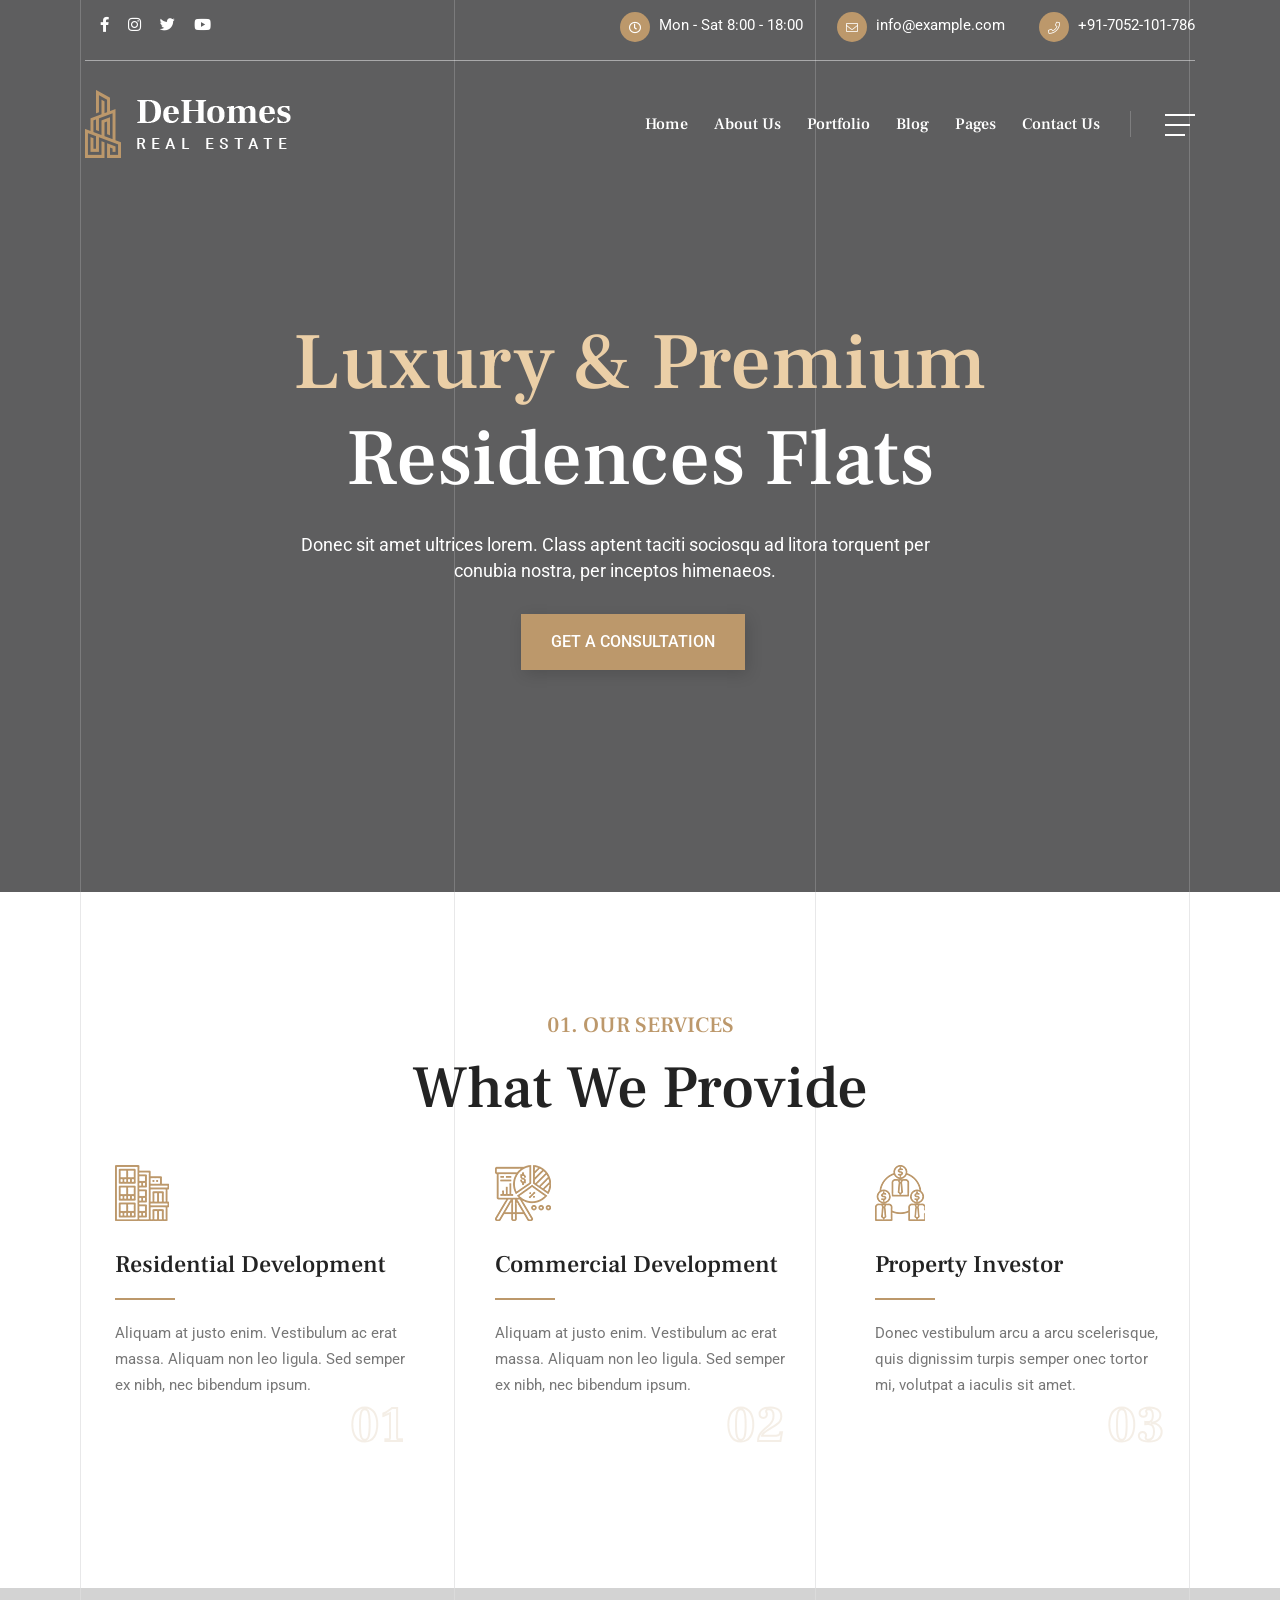
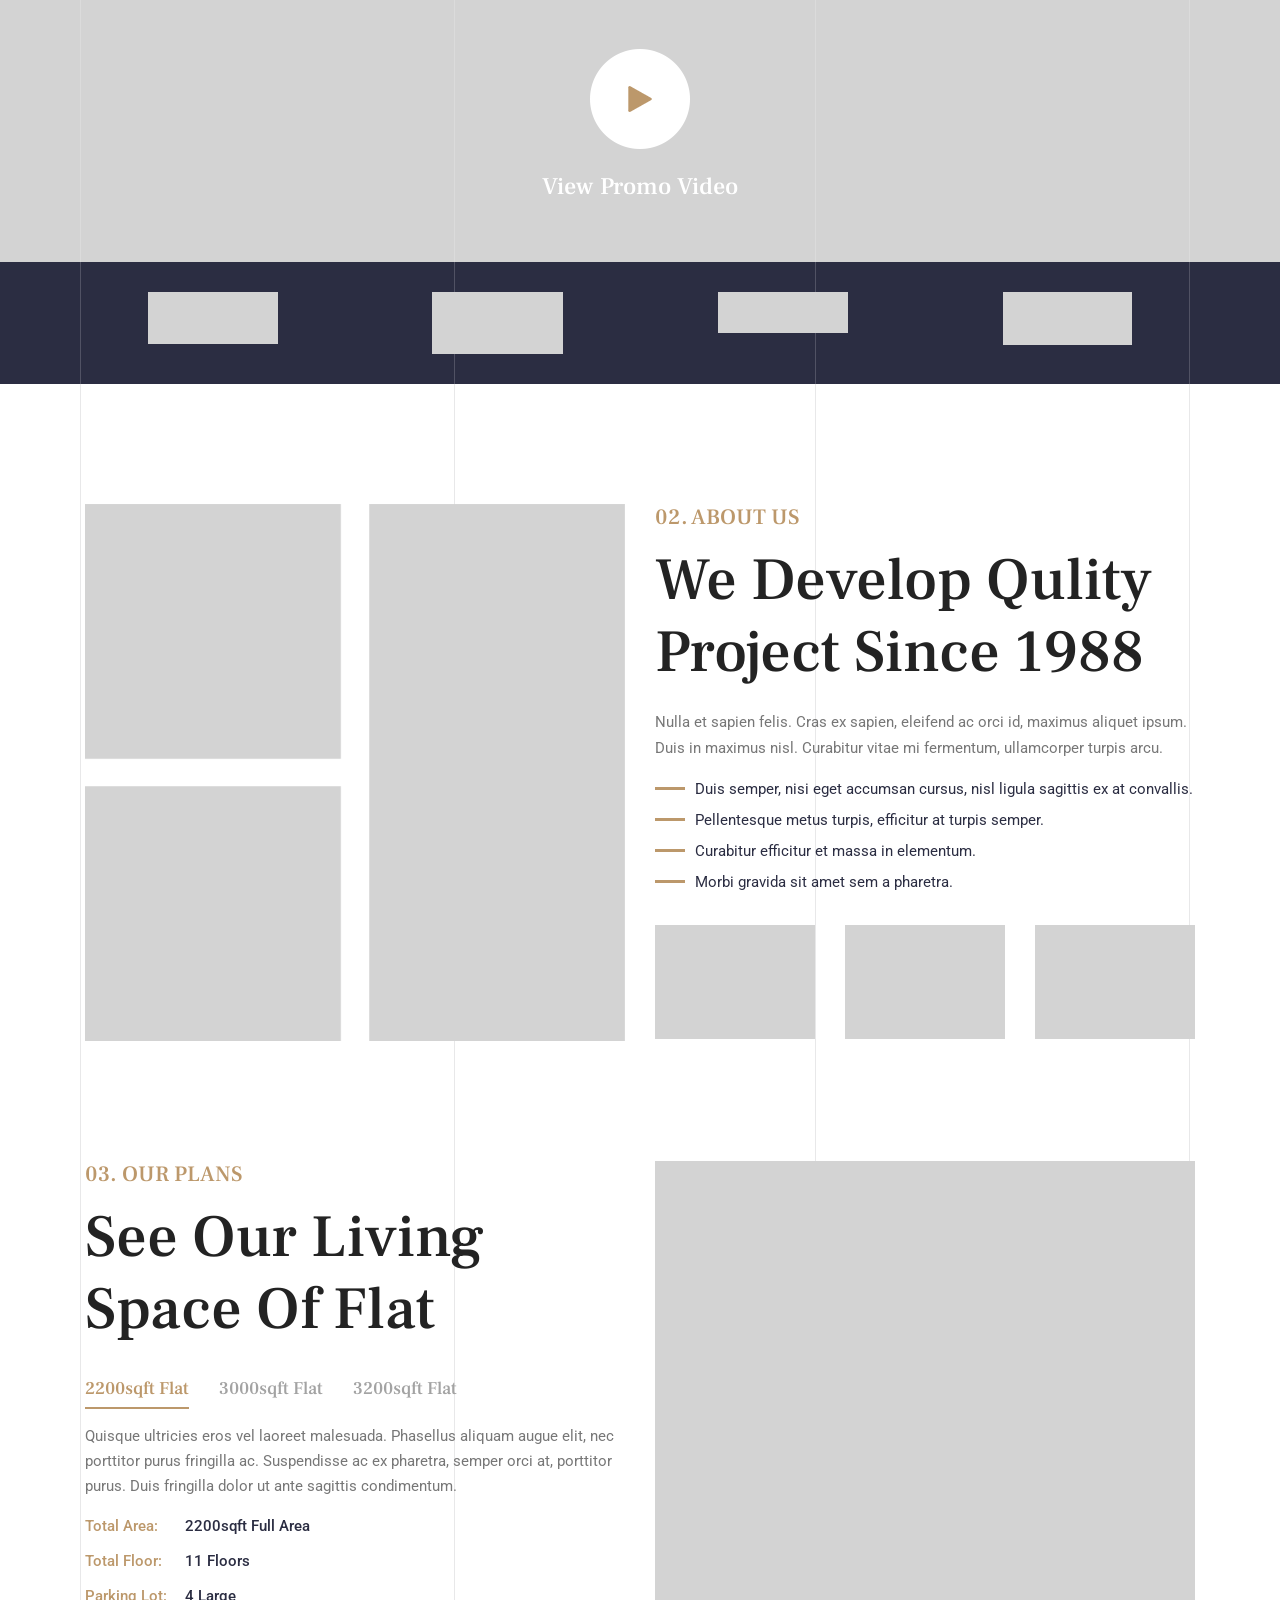
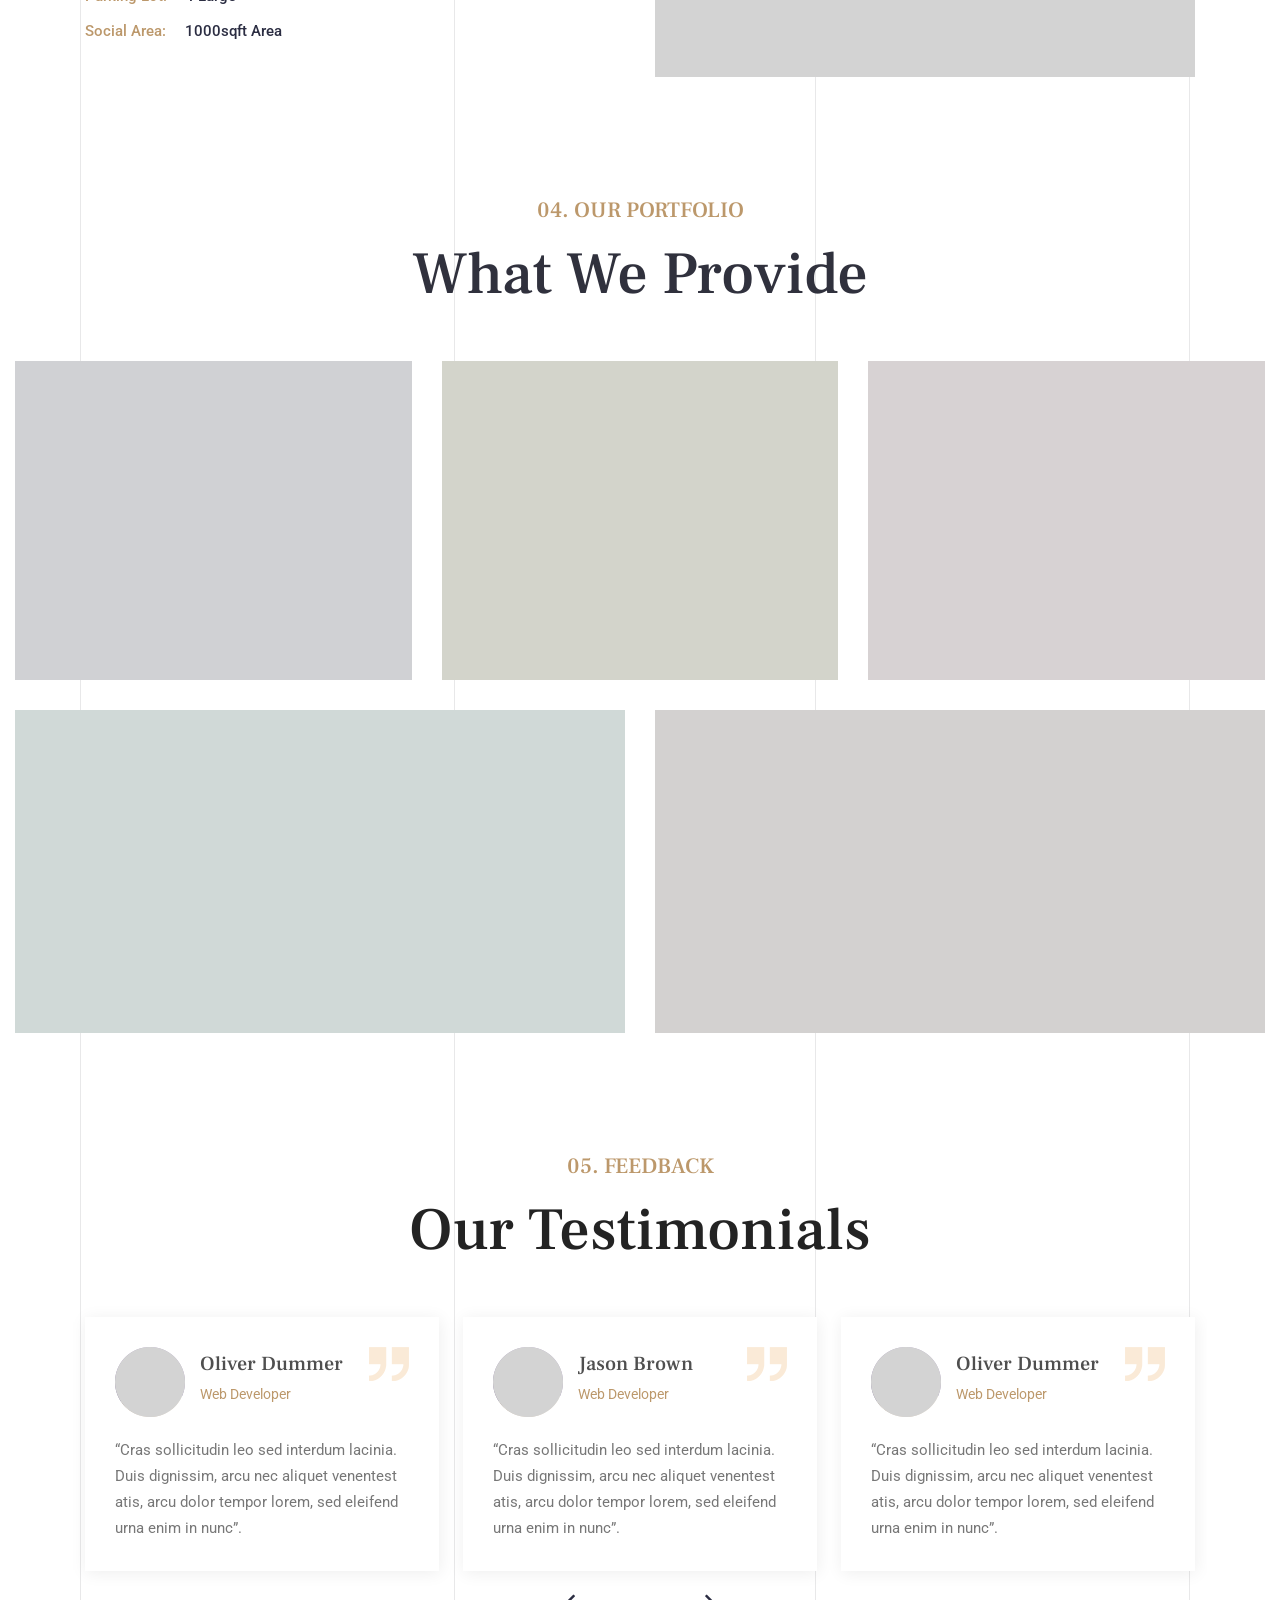
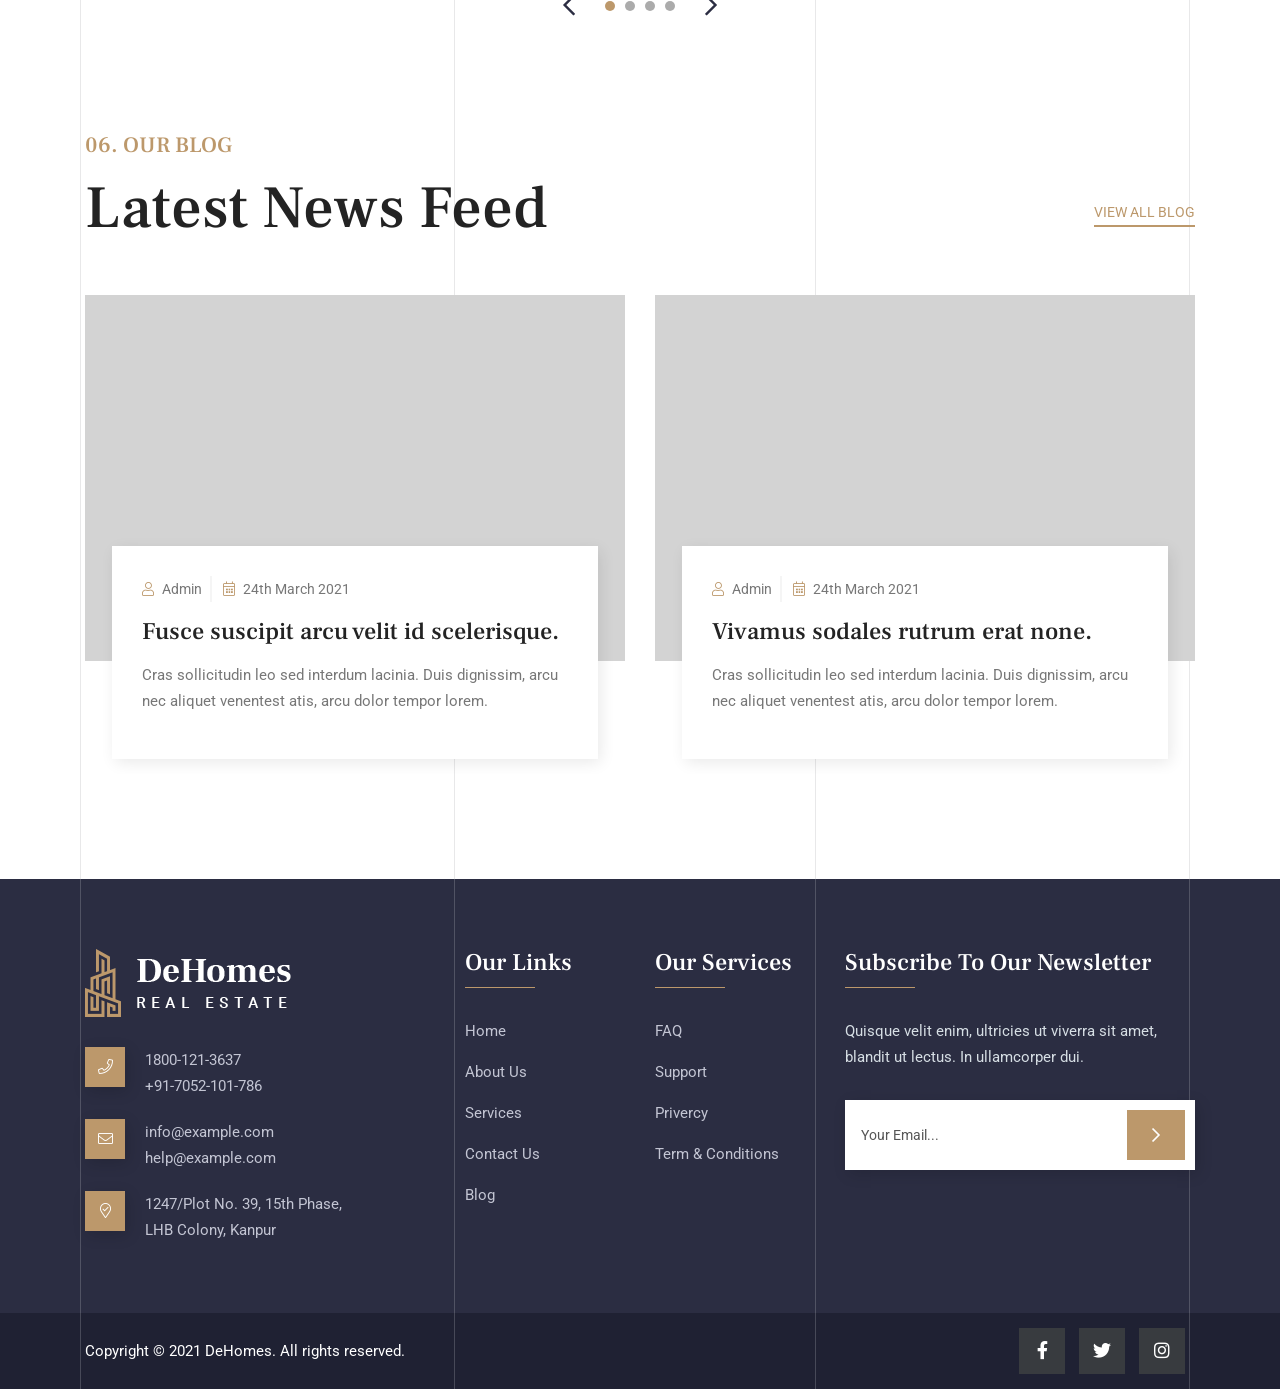
<file: BelmontHOA/index-2.html>
<!doctype html>
<html class="no-js" lang="zxx">
    <head>
        <meta charset="utf-8">
        <meta http-equiv="x-ua-compatible" content="ie=edge">
        <title>Dehomes -Single Real Estate HTML Template</title>
        <meta name="description" content="">
        <meta name="viewport" content="width=device-width, initial-scale=1">
		<link rel="shortcut icon" type="image/x-icon" href="img/favicon.ico">
        <!-- Place favicon.ico in the root directory -->

		<!-- CSS here -->
        <link rel="stylesheet" href="css/bootstrap.min.css">
        <link rel="stylesheet" href="css/animate.min.css">
        <link rel="stylesheet" href="css/magnific-popup.css">
        <link rel="stylesheet" href="fontawesome/css/all.min.css">
        <link rel="stylesheet" href="font-flaticon/flaticon.css">
        <link rel="stylesheet" href="css/dripicons.css">
        <link rel="stylesheet" href="css/slick.css">
        <link rel="stylesheet" href="css/meanmenu.css">
        <link rel="stylesheet" href="css/default.css">
        <link rel="stylesheet" href="css/style.css">
        <link rel="stylesheet" href="css/responsive.css">
    </head>
    <body>
          <!-- Lines -->
        <div class="content-lines-wrapper">
            <div class="content-lines-inner">
                <div class="content-lines"></div>
            </div>
        </div>
            <!-- Lines -->
     <!-- header -->
        <header class="header-area header-three">  
           <div class="header-top second-header d-none d-md-block">
                <div class="container">
                    <div class="row align-items-center">                                              
                        <div class="col-lg-4 col-md-4 d-none d-lg-block">
                           <div class="header-social">
                                <span>
                                    <a href="#" title="Facebook"><i class="fab fa-facebook-f"></i></a>
                                    <a href="#" title="LinkedIn"><i class="fab fa-instagram"></i></a>               
                                    <a href="#" title="Twitter"><i class="fab fa-twitter"></i></a>
                                    <a href="#" title="Twitter"><i class="fab fa-youtube"></i></a>
                                   </span>                    
                                   <!--  /social media icon redux -->                               
                            </div>
                        </div>
                         <div class="col-lg-8 col-md-8 text-right d-none d-lg-block">
                             <div class="header-cta">
                                <ul>                                   
                                    
                                     <li>
                                        <i class="icon far fa-clock"></i>
                                        <span>Mon - Sat 8:00 - 18:00</span>
                                    </li>
                                    <li>
                                        <i class="icon fal fa-envelope"></i>
                                        <span>info@example.com</span>
                                    </li>
                                    <li>
                                        <i class="icon fal fa-phone"></i>
                                        <span>+91-7052-101-786</span>
                                    </li>
                                </ul>
                            </div>
                        </div>
                        
                    </div>
                </div>
            </div>		
			  <div id="header-sticky" class="menu-area">
                <div class="container">
                    <div class="second-menu">
                        <div class="row align-items-center">
                            <div class="col-xl-3 col-lg-3">
                                <div class="logo">
                                    <a href="index.html"><img src="img/logo/logo.png" alt="logo"></a>
                                </div>
                            </div>
                           <div class="col-xl-8 col-lg-8">
                              
                                <div class="main-menu text-right text-xl-right">
                                    <nav id="mobile-menu">
                                        <ul>
                                            <li class="has-sub">
												<a href="index.html">Home</a>
												<ul>
                                                    <li><a href="index.html">Home Page 01</a></li>
                                                    <li><a href="index-2.html">Home Page 02</a></li>
												</ul>
											</li>
                                            <li><a href="about.html">About Us</a></li>
                                             <li><a href="projects.html">Portfolio</a></li>
                                            <li class="has-sub"> 
                                                <a href="blog.html">Blog</a>
                                                <ul>
                                                    <li><a href="blog.html">Blog</a></li>
                                                    <li><a href="blog-details.html">Blog Details</a></li>
												</ul>
                                            </li>           
                                            <li class="has-sub"><a href="#">Pages</a>
												<ul>
                                                   <li><a href="services.html">Services</a></li>
                                                    <li><a href="services-detail.html">Services Details</a></li>
                                                    <li><a href="pricing.html">Pricing</a></li>
                                                    <li><a href="team.html">Team</a></li>
                                                    <li><a href="faq.html">Faq</a></li>
                                                </ul>
											</li>
                                           
                                            <li><a href="contact.html">Contact Us</a></li>                                          
											          
                                        </ul>
                                    </nav>
                                </div>
                            </div>   
                            <div class="col-xl-1 col-lg-1 text-right d-none d-lg-block mt-30 mb-30 text-right text-xl-right">
                                <a href="#" class="menu-tigger"><img src="img/bg/toggle-menu.png" alt="logo"></a>
                            </div>
                            
                                <div class="col-12">
                                    <div class="mobile-menu"></div>
                                </div>
                        </div>
                    </div>
                </div>
            </div>
        </header>
        <!-- header-end -->
        <!-- offcanvas-area -->
                <div class="offcanvas-menu">
                <span class="menu-close"><i class="fas fa-times"></i></span>
              <form role="search" method="get" id="searchform"   class="searchform" action="http://wordpress.zcube.in/xconsulta/">
                                <input type="text" name="s" id="search" value="" placeholder="Search"  />
                                <button><i class="fa fa-search"></i></button>
                            </form>

                    
                    <div id="cssmenu3" class="menu-one-page-menu-container">
                        <ul id="menu-one-page-menu-2" class="menu">
                            <li class="menu-item menu-item-type-custom menu-item-object-custom"><a href="index.html">Home</a></li>
                            <li class="menu-item menu-item-type-custom menu-item-object-custom"><a href="about.html">About Us</a></li>
                            <li class="menu-item menu-item-type-custom menu-item-object-custom"><a href="services.html">Services</a></li>
                             <li class="menu-item menu-item-type-custom menu-item-object-custom"><a href="pricing.html">Pricing </a></li>
                             <li class="menu-item menu-item-type-custom menu-item-object-custom"><a href="team.html">Team </a></li>
                             
                             <li class="menu-item menu-item-type-custom menu-item-object-custom"><a href="projects.html">Gallery Study</a></li>
                             <li class="menu-item menu-item-type-custom menu-item-object-custom"><a href="blog.html">Blog</a></li>
                            <li class="menu-item menu-item-type-custom menu-item-object-custom"><a href="contact.html">Contact</a></li>
                        </ul>
                    </div>  
                    
                    <div id="cssmenu2" class="menu-one-page-menu-container">
                        <ul id="menu-one-page-menu-1" class="menu">
                            <li class="menu-item menu-item-type-custom menu-item-object-custom"><a href="#home"><span>+8 12 3456897</span></a></li>
                            <li class="menu-item menu-item-type-custom menu-item-object-custom"><a href="#howitwork"><span>info@example.com</span></a></li>
                        </ul>
                    </div>                
            </div>
            <div class="offcanvas-overly"></div>
                 <!-- offcanvas-end -->
      
        <!-- main-area -->
        <main>
            
            <!-- search-popup -->
		<div class="modal fade bs-example-modal-lg search-bg popup1" tabindex="-1" role="dialog">
			<div class="modal-dialog modal-lg" role="document">
				<div class="modal-content search-popup">
					<div class="text-center">
						<a href="#" class="close2" data-dismiss="modal" aria-label="Close">× close</a>
					</div>
					<div class="row search-outer">
						<div class="col-md-11"><input type="text" placeholder="Search for products..." /></div>
						<div class="col-md-1 text-right"><a href="#"><i class="fa fa-search" aria-hidden="true"></i></a></div>
					</div>
				</div>
			</div>
		</div>
		<!-- /search-popup -->
            <!-- slider-area -->
            <section id="home" class="slider-area slider-four fix p-relative">
                <div class="slider-active">
				<div class="single-slider slider-bg d-flex align-items-center p-relative" >
                     <!-- Lines -->
                <div class="content-lines-wrapper2">
                    <div class="content-lines-inner2">
                        <div class="content-lines2"></div>
                    </div>
                </div>
                    <!-- Lines -->
                    <div class="image-layer" style="background: url(img/slider/slider_img_bg02.png)"></div>
                        <div class="container">                            
                           <div class="row justify-content-center align-items-center">
                                <div class="col-lg-8 col-md-12">
                                    <div class="slider-content s-slider-content text-center mt-100">
                                         <h2 data-animation="fadeInUp" data-delay=".4s"><span>Luxury & Premium</span> Residences Flats</h2>
                                        <p data-animation="fadeInUp" data-delay=".6s">Donec sit amet ultrices lorem. Class aptent taciti sociosqu ad litora torquent per conubia nostra, per inceptos himenaeos.</p>
                                        
                                         <div class="slider-btn mt-30" data-animation="fadeInUp" data-delay=".4s">     
                                             <a href="contact.html" class="btn ss-btn mr-15">Get A Consultation</a>
                                             
                                        </div>        
                                                   
                                        
                                    </div>
                                </div>
                               
                               
                            </div>
                            
                        </div>
                    </div>
                    </div>
                    
               
            </section>
            <!-- slider-area-end -->
            
             <!-- services-three-area -->
            <section class="services pt-120 pb-80 p-relative fix">
                <div class="container">
                    <div class="row">   
                        <div class="col-lg-12 p-relative">
                           <div class="section-title center-align mb-10 text-center">
                                 <h5>01. Our Services</h5>
                                <h2>
                                    What We Provide
                                </h2>
                             
                            </div>
                        </div>                        
                         
                    </div>
                    <div class="row services-active">
                     
                              <div class="col-lg-4 col-md-4 bdr">
                                <div class="services-08-item">
                                    <div class="services-08-thumb">
                                     <img src="img/icon/se-icon4.png" alt="img">
                                    </div>
                                    <div class="services-08-content">
                                        <h3><a href="services-detail.html"> Residential Development</a></h3>
                                        <p>Aliquam at justo enim. Vestibulum ac erat massa. Aliquam non leo ligula. Sed semper ex nibh, nec bibendum ipsum.</p>
                                       <div class="number">01</div>
                                    </div>
                                </div>
                            </div>
                              <div class="col-lg-4 col-md-4 bdr">
                                <div class="services-08-item">
                                    <div class="services-08-thumb">
                                     <img src="img/icon/se-icon5.png" alt="img">
                                    </div>
                                    <div class="services-08-content">
                                        <h3><a href="services-detail.html">Commercial Development</a></h3>
                                        <p>Aliquam at justo enim. Vestibulum ac erat massa. Aliquam non leo ligula. Sed semper ex nibh, nec bibendum ipsum.</p>
                                         <div class="number">02</div>
                                    </div>
                                </div>
                            </div>
                             <div class="col-lg-4 col-md-4 bdr">
                                <div class="services-08-item">
                                    <div class="services-08-thumb">
                                      <img src="img/icon/se-icon6.png" alt="img">
                                    </div>
                                    <div class="services-08-content">
                                        <h3><a href="services-detail.html">Property Investor</a></h3>
                                        <p>Donec vestibulum arcu a arcu scelerisque, quis dignissim turpis semper onec tortor mi, volutpat a iaculis sit amet.</p>
                                       <div class="number">03</div>
                                    </div>
                                </div>
                            </div>
                              <div class="col-lg-4 col-md-4 bdr">
                                <div class="services-08-item">
                                    <div class="services-08-thumb">
                                     <img src="img/icon/se-icon5.png" alt="img">
                                    </div>
                                    <div class="services-08-content">
                                        <h3><a href="services-detail.html">Commercial Developments</a></h3>
                                        <p>Aliquam at justo enim. Vestibulum ac erat massa. Aliquam non leo ligula. Sed semper ex nibh, nec bibendum ipsum.</p>
                                        <div class="number">04</div>
                                    </div>
                                </div>
                            </div>
                            
                       
                        </div>
					
                     
                    </div>
            </section>
           <!-- services-three-area -->
            
            <!-- video-area -->
            <section id="video" class="video-area pt-60 pb-60 p-relative" style="background-image:url(img/bg/video-bg.png); background-repeat: no-repeat; background-position: center bottom; background-size:cover;">
                 <!-- Lines -->
                            <div class="content-lines-wrapper2">
                                <div class="content-lines-inner2">
                                    <div class="content-lines2"></div>
                                </div>
                            </div>
                           <!-- Lines -->
                <div class="container">                   
                     <div class="row">
                        <div class="col-12">
                            <div class="s-video-wrap">
                                <div class="s-video-content">
                                    <a href="https://www.youtube.com/watch?v=7e90gBu4pas" class="popup-video mb-50"><img src="img/bg/play-button.png" alt="circle_right"></a>
                                   
                                </div>
                            </div>
                            <div class="section-title center-align text-center">
                                <h2>
                                 View Promo Video
                                </h2>
                            </div>
                        </div>
                        
                    </div>
                </div>
            </section>
            <!-- video-area-end -->            
             <!-- brand-area -->
            <div class="brand-area pt-30 pb-30  p-relative" style="background: #2b2d42;">
                 <!-- Lines -->
                            <div class="content-lines-wrapper2">
                                <div class="content-lines-inner2">
                                    <div class="content-lines2"></div>
                                </div>
                            </div>
                           <!-- Lines -->
                <div class="container">
                    <div class="row brand-active">
                        <div class="col-xl-2">
                            <div class="single-brand">
                                 <img src="img/brand/b-logo1.png" alt="img">
                            </div>
                        </div>
                       <div class="col-xl-2">
                            <div class="single-brand">
                                     <img src="img/brand/b-logo2.png" alt="img">
                            </div>
                        </div>
                        <div class="col-xl-2">
                            <div class="single-brand">
                                  <img src="img/brand/b-logo3.png" alt="img">
                            </div>
                        </div>
                        <div class="col-xl-2">
                            <div class="single-brand">
                                  <img src="img/brand/b-logo4.png" alt="img">
                            </div>
                        </div>
                         <div class="col-xl-2">
                            <div class="single-brand">
                                 <img src="img/brand/b-logo5.png" alt="img">
                            </div>
                        </div>
                        <div class="col-xl-2">
                            <div class="single-brand">
                                 <img src="img/brand/b-logo6.png" alt="img">
                            </div>
                        </div>
                        
                    </div>
                </div>
            </div>
            <!-- brand-area-end -->
             <!-- about-area -->
            <section id="about" class="about-area about-p pt-120 pb-120 p-relative fix">
                <div class="container">
                    <div class="row">
                         <div class="col-lg-6 col-md-12 col-sm-12">
                            <div class="s-about-img p-relative  wow fadeInLeft  animated"   data-animation="fadeInLeft" data-delay=".4s">
                                <img src="img/features/about_img.png" alt="img">    
                            </div>
                          
                        </div>
                        
					<div class="col-lg-6 col-md-12 col-sm-12">
                            <div class="about-content s-about-content  wow fadeInRight  animated" data-animation="fadeInRight" data-delay=".4s">
                                <div class="about-title second-title pb-20">  
                                    <h5>02. About Us</h5>
                                    <h2>We Develop Qulity Project Since 1988</h2>
                                   
                                </div>
                                
                                <p>Nulla et sapien felis. Cras ex sapien, eleifend ac orci id, maximus aliquet ipsum. Duis in maximus nisl. Curabitur vitae mi fermentum, ullamcorper turpis arcu.</p>
                               <div class="about-content3 mb-25">
                                    <div class="row">
                                    <div class="col-md-12">
                                     <ul class="green">                                              
                                                <li>Duis semper, nisi eget accumsan cursus, nisl ligula sagittis ex at convallis.</li>
                                                <li>Pellentesque metus turpis, efficitur at turpis semper.</li>     
                                                <li>Curabitur efficitur et massa in elementum.</li>
                                                <li>Morbi gravida sit amet sem a pharetra.</li> 
                                           </ul>
                                    </div>
                            
                                    </div>
                                    
                                
                                </div>
                                <div class="about-gallery">
                                    <div class="row">
                                        <div class="col-md-4">
                                           <img src="img/features/about_img2.png" alt="img">    
                                        </div>
                                        <div class="col-md-4">
                                           <img src="img/features/about_img3.png" alt="img">    
                                        </div>
                                        <div class="col-md-4">
                                           <img src="img/features/about_img4.png" alt="img">    
                                        </div>
                            
                                    </div>
                                    
                                
                                </div>
                            
                            </div>
                        </div>
                     
                    </div>
                </div>
            </section>
            <!-- about-area-end -->
           
            
            <!-- apartments-area -->
            <section class="apartments pb-120">
                <div class="container">
                

              <div class="row">                
				   <div class="col-lg-6 ">
                       <div class="section-title mb-30">
                                <h5>03. Our Plans</h5>
                                <h2> See Our Living Space Of Flat </h2>
                            </div>
                       <nav>
                    <div class="nav nav-tabs nav-fill" id="nav-tab" role="tablist">
                      <a class="nav-item nav-link active" id="nav-home-tab" data-toggle="tab" href="#nav-home" role="tab" aria-controls="nav-home" aria-selected="true">2200sqft Flat</a>
                      <a class="nav-item nav-link" id="nav-profile-tab" data-toggle="tab" href="#nav-profile" role="tab" aria-controls="nav-profile" aria-selected="false">3000sqft Flat</a>
                      <a class="nav-item nav-link" id="nav-contact-tab" data-toggle="tab" href="#nav-contact" role="tab" aria-controls="nav-contact" aria-selected="false">3200sqft Flat</a>
                    </div>
                  </nav>
                  <div class="tab-content py-3 px-3 px-sm-0" id="nav-tabContent">
                    <div class="tab-pane fade show active" id="nav-home" role="tabpanel" aria-labelledby="nav-home-tab">
					 <div class="row">						
						<div class="col-lg-12">
							<p>Quisque ultricies eros vel laoreet malesuada. Phasellus aliquam augue elit, nec porttitor purus fringilla ac. Suspendisse ac ex pharetra, semper orci at, porttitor purus. Duis fringilla dolor ut ante sagittis condimentum.</p> 
                            <ul>
                                <li><span class="before">Total Area:</span> <span class="after"> 2200sqft Full Area</span></li>
                                <li><span class="before">Total Floor:</span> <span class="after"> 11 Floors</span></li>
                                <li><span class="before">Parking Lot:</span> <span class="after"> 4 Large</span></li>
                                <li><span class="before">Social Area:</span> <span class="after"> 1000sqft Area</span></li>
                            </ul>
						</div>
						
					</div>
                     
                    </div>
                    <div class="tab-pane fade" id="nav-profile" role="tabpanel" aria-labelledby="nav-profile-tab">
                     <div class="row">						
						<div class="col-lg-12">
							<p>Quisque ultricies eros vel laoreet malesuada. Phasellus aliquam augue elit, nec porttitor purus fringilla ac. Suspendisse ac ex pharetra, semper orci at, porttitor purus. Duis fringilla dolor ut ante sagittis condimentum.</p> 
                            <ul>
                                <li><span class="before">Total Area:</span> <span class="after"> 3000sqft Full Area</span></li>
                                <li><span class="before">Total Floor:</span> <span class="after"> 15 Floors</span></li>
                                <li><span class="before">Parking Lot:</span> <span class="after"> 5 Large</span></li>
                                <li><span class="before">Social Area:</span> <span class="after"> 1200sqft Area</span></li>
                            </ul>
						</div>
						
					</div>
                    </div>
                    <div class="tab-pane fade" id="nav-contact" role="tabpanel" aria-labelledby="nav-contact-tab">
                     <div class="row">
						<div class="col-lg-12">
							<p>Quisque ultricies eros vel laoreet malesuada. Phasellus aliquam augue elit, nec porttitor purus fringilla ac. Suspendisse ac ex pharetra, semper orci at, porttitor purus. Duis fringilla dolor ut ante sagittis condimentum.</p> 
                            <ul>
                                <li><span class="before">Total Area:</span> <span class="after"> 3200sqft Full Area</span></li>
                                <li><span class="before">Total Floor:</span> <span class="after"> 18 Floors</span></li>
                                <li><span class="before">Parking Lot:</span> <span class="after"> 6 Large</span></li>
                                <li><span class="before">Social Area:</span> <span class="after"> 1300sqft Area</span></li>
                            </ul>
						</div>
						
					</div>
                    </div>
                    
                  </div>
                
                </div>
                  
                  <div class="col-lg-6">
							<div class="apartments-img">
								<img src="img/bg/floor-chart.png" alt="floor-chart"/>
							</div>
						</div>
                  
              </div>
        </div>

            </section>
            <!-- apartments-area-end -->
             <!-- gallery-area -->          
            <section id="services-area2" class="services-area2 pb-90 fix">
                <div class="container-fluid">
                    <div class="row">
                       <div class="col-lg-12 col-md-12">
                           <div class="section-title center-align mb-50 text-center">
                                 <h5>04. Our Portfolio</h5>
                                <h2>
                                    What We Provide
                                </h2>
                             
                            </div>
                        </div>
                       <div class="col-lg-4 col-md-12 mb-30">
                          <a href="img/gallery/protfolio-img01.png" class="popup-image">
                                <figure class="gallery-image">
                                  <img src="img/gallery/protfolio-img01.png" alt="img" class="img">      
                                    <figcaption>
                                        <h4>Apartment Security </h4>
                                         <span>CCTV Security System</span>
                                    </figcaption>
                                </figure>
                            </a>
                        </div>
                        <div class="col-lg-4 col-md-12 mb-30">
                           <a href="img/gallery/protfolio-img02.png" class="popup-image">
                                <figure class="gallery-image">
                                  <img src="img/gallery/protfolio-img02.png" alt="img" class="img">      
                                    <figcaption>
                                        <h4>Apartment Security </h4>
                                         <span>CCTV Security System</span>
                                    </figcaption>
                                </figure>
                            </a>
                        </div>
                         
                         <div class="col-lg-4 col-md-12 mb-30">
                           <a href="img/gallery/protfolio-img03.png" class="popup-image">
                                <figure class="gallery-image">
                                  <img src="img/gallery/protfolio-img03.png" alt="img" class="img">      
                                    <figcaption>
                                        <h4>Apartment Security </h4>
                                         <span>CCTV Security System</span>
                                    </figcaption>
                                </figure>
                            </a>
                        </div>
                        
                          <div class="col-lg-6 col-md-12 mb-30">
                           <a href="img/gallery/protfolio-img04.png" class="popup-image">
                                <figure class="gallery-image">
                                  <img src="img/gallery/protfolio-img04.png" alt="img" class="img">      
                                    <figcaption>
                                        <h4>Apartment Security </h4>
                                         <span>CCTV Security System</span>
                                    </figcaption>
                                </figure>
                            </a>
                        </div>
                        <div class="col-lg-6 col-md-12 mb-30">
                           <a href="img/gallery/protfolio-img03.png" class="popup-image">
                                <figure class="gallery-image">
                                  <img src="img/gallery/protfolio-img05.png" alt="img" class="img">      
                                    <figcaption>
                                        <h4>Apartment Security </h4>
                                         <span>CCTV Security System</span>
                                    </figcaption>
                                </figure>
                            </a>
                        </div>
                        
                        
                    </div>
                </div>
            </section>
            <!-- gallery-area-end -->
            
        <!-- testimonial-area -->
            <section class="testimonial-area pb-90">
                <div class="container">
                    <div class="row">
                        <div class="col-lg-12">
                            <div class="section-title center-align mb-20 text-center">
                                <h5>05. Feedback</h5>
                              
                                <h2>
                                  Our Testimonials
                                </h2>
                             
                            </div>
                           
                        </div>
                        
                        <div class="col-lg-12">
                            <div class="testimonial-active">
                                <div class="single-testimonial">
                                   <div class="testi-author">
                                        <img src="img/testimonial/testi_avatar.png" alt="img">
                                        <div class="ta-info">
                                            <h6>Oliver Dummer</h6>
                                            <span>Web Developer</span>
                                        </div>
                                    </div>
                                    <p>“Cras sollicitudin leo sed interdum lacinia. Duis dignissim, arcu nec aliquet venentest atis, arcu dolor tempor lorem, sed eleifend urna enim in nunc”.</p>
                                     <div class="qt-img">
                                    <img src="img/testimonial/qt-icon.png" alt="img">
                                    </div>
                                </div>
                                <div class="single-testimonial">
                                     <div class="testi-author">
                                        <img src="img/testimonial/testi_avatar.png" alt="img">
                                        <div class="ta-info">
                                            <h6>Jason Brown</h6>
                                            <span>Web Developer</span>
                                        </div>
                                    </div>
                                  <p>“Cras sollicitudin leo sed interdum lacinia. Duis dignissim, arcu nec aliquet venentest atis, arcu dolor tempor lorem, sed eleifend urna enim in nunc”.</p>
                                   
                                     <div class="qt-img">
                                    <img src="img/testimonial/qt-icon.png" alt="img">
                                    </div>
                                </div>
                               <div class="single-testimonial">
                                   <div class="testi-author">
                                        <img src="img/testimonial/testi_avatar.png" alt="img">
                                        <div class="ta-info">
                                            <h6>Oliver Dummer</h6>
                                            <span>Web Developer</span>
                                        </div>
                                    </div>
                                   <p>“Cras sollicitudin leo sed interdum lacinia. Duis dignissim, arcu nec aliquet venentest atis, arcu dolor tempor lorem, sed eleifend urna enim in nunc”.</p>
                                     <div class="qt-img">
                                    <img src="img/testimonial/qt-icon.png" alt="img">
                                    </div>
                                </div>
                                <div class="single-testimonial">
                                     <div class="testi-author">
                                        <img src="img/testimonial/testi_avatar.png" alt="img">
                                        <div class="ta-info">
                                            <h6>Margie Robinn</h6>
                                            <span>Web Developer</span>
                                        </div>
                                    </div>
                                  <p>“Cras sollicitudin leo sed interdum lacinia. Duis dignissim, arcu nec aliquet venentest atis, arcu dolor tempor lorem, sed eleifend urna enim in nunc”.</p>
                                     <div class="qt-img">
                                    <img src="img/testimonial/qt-icon.png" alt="img">
                                    </div>
                                </div>
                                
                            </div>
                        </div>
                    </div>
                </div>
            </section>
            <!-- testimonial-area-end -->
              <!-- blog-area -->
            <section id="blog" class="blog-area  p-relative pb-90 fix">
                <div class="container">
                    <div class="row align-items-center"> 
                        <div class="col-lg-6">
                            <div class="section-title center-align mb-50">
                                <h5>06. Our Blog</h5>
                              
                                <h2>
                                 Latest News Feed
                                </h2>
                               
                            </div>
                           
                        </div>
                         <div class="col-lg-6">
                            <div class="section-title center-align text-right">
                                <a href="blog.html">View All Blog</a>                               
                            </div>
                           
                        </div>
                    </div>
                    <div class="row">
                       <div class="col-lg-6 col-md-12">
                            <div class="single-post2 mb-15">
                                <div class="blog-thumb2">
                                    <a href="blog-details.html"><img src="img/blog/inner_b1.jpg" alt="img"></a>
                                </div>                    
                                <div class="blog-content2">     
                                    <div class="b-meta">
                                        <div class="meta-info">
                                            <ul>
                                                <li><i class="fal fa-user"></i> Admin</li>
                                                <li><i class="fal fa-calendar-alt"></i> 24th March 2021</li>

                                            </ul>
                                        </div>
                                    </div>
                                        <h4><a href="blog-details.html">Fusce suscipit arcu velit id scelerisque.</a></h4> 
                                        <p>Cras sollicitudin leo sed interdum lacinia. Duis dignissim, arcu nec aliquet venentest atis, arcu dolor tempor lorem.</p>
                                      
                                </div>
                            </div>
                        </div>
                         <div class="col-lg-6 col-md-12">
                            <div class="single-post2 mb-15">
                                <div class="blog-thumb2">
                                    <a href="blog-details.html"><img src="img/blog/inner_b2.jpg" alt="img"></a>
                                </div>
                                <div class="blog-content2">     
                                   <div class="b-meta">
                                        <div class="meta-info">
                                            <ul>
                                                <li><i class="fal fa-user"></i> Admin</li>
                                                <li><i class="fal fa-calendar-alt"></i> 24th March 2021</li>

                                            </ul>
                                        </div>
                                    </div>
                                     <h4><a href="blog-details.html">Vivamus sodales rutrum erat none.</a></h4>    
                                     <p>Cras sollicitudin leo sed interdum lacinia. Duis dignissim, arcu nec aliquet venentest atis, arcu dolor tempor lorem.</p>
                                     

                                </div>
                            </div>
                        </div>
                        
                        
                    </div>
                </div>
            </section>
            <!-- blog-area-end -->
           
        </main>
        <!-- main-area-end -->
         <!-- footer -->
        <footer class="footer-bg footer-p">
            <div class="footer-top pt-70 pb-40  p-relative" style="background: #2b2d42;">
                 <!-- Lines -->
                    <div class="content-lines-wrapper2">
                        <div class="content-lines-inner2">
                            <div class="content-lines2"></div>
                        </div>
                    </div>
                   <!-- Lines -->
                <div class="container">
                    <div class="row justify-content-between">
                        
                          <div class="col-xl-4 col-lg-4 col-sm-6">
                            <div class="footer-widget mb-30">
                                <div class="f-widget-title mb-30">
                                   <img src="img/logo/f_logo.png" alt="img">
                                </div>
                                <div class="f-contact">
                                    <ul>
                                    <li>
                                        <i class="icon fal fa-phone"></i>
                                        <span>1800-121-3637<br>+91-7052-101-786</span>
                                    </li>
                                   <li><i class="icon fal fa-envelope"></i>
                                        <span>
                                            <a href="mailto:info@example.com">info@example.com</a>
                                       <br>
                                       <a href="mailto:help@example.com">help@example.com</a>
                                       </span>
                                    </li>
                                    <li>
                                        <i class="icon fal fa-map-marker-check"></i>
                                        <span>1247/Plot No. 39, 15th Phase,<br> LHB Colony, Kanpur</span>
                                    </li>
                                    
                                </ul>
                                    
                                    </div>
                            </div>
                        </div>
						<div class="col-xl-2 col-lg-2 col-sm-6">
                            <div class="footer-widget mb-30">
                                <div class="f-widget-title">
                                    <h2>Our Links</h2>
                                </div>
                                <div class="footer-link">
                                    <ul>                                        
                                        <li><a href="index.html">Home</a></li>
                                        <li><a href="about.html"> About Us</a></li>
                                        <li><a href="services.html"> Services </a></li>
                                        <li><a href="contact.html"> Contact Us</a></li>
                                        <li><a href="blog.html">Blog </a></li>
                                    </ul>
                                </div>
                            </div>
                        </div>
                        <div class="col-xl-2 col-lg-2 col-sm-6">
                            <div class="footer-widget mb-30">
                                <div class="f-widget-title">
                                    <h2>Our Services</h2>
                                </div>
                                <div class="footer-link">
                                    <ul>
                                        <li><a href="faq.html">FAQ</a></li>
                                        <li><a href="#">Support</a></li>
                                        <li><a href="#">Privercy</a></li>
                                        <li><a href="#">Term & Conditions</a></li>
                                    </ul>
                                </div>
                            </div>
                        </div>  
                        <div class="col-xl-4 col-lg-4 col-sm-6">
                            <div class="footer-widget mb-30">
                                <div class="f-widget-title mb-30">
                                  <h2>Subscribe To Our Newsletter</h2>
                                    <p>Quisque velit enim, ultricies ut viverra sit amet, blandit ut lectus. In ullamcorper dui.</p>
                                </div>
                                <div class="footer-link">
                                 <div class="subricbe p-relative" data-animation="fadeInDown" data-delay=".4s" >
                                            <form action="news-mail.php" method="post" class="contact-form ">
                                             <input type="text" id="email2" name="email2"  class="header-input" placeholder="Your Email..." required>
                                            <button class="btn header-btn"><i class="far fa-chevron-right"></i></button>
                                            </form>
                                        </div>
                                </div>
                                
                            </div>
                        </div>
                      
                        
                    </div>
                </div>
            </div>
            <div class="copyright-wrap">
                <!-- Lines -->
                    <div class="content-lines-wrapper2">
                        <div class="content-lines-inner2">
                            <div class="content-lines2"></div>
                        </div>
                    </div>
                   <!-- Lines -->
                <div class="container">
                    <div class="row align-items-center">
                        <div class="col-lg-6">                         
                              Copyright © 2021 DeHomes. All rights reserved.          
                        </div>
                        <div class="col-lg-6 text-right text-xl-right">                       
                           <div class="footer-social">                                    
                                    <a href="#"><i class="fab fa-facebook-f"></i></a>
                                    <a href="#"><i class="fab fa-twitter"></i></a>
                                    <a href="#"><i class="fab fa-instagram"></i></a>
                                </div>        
                        </div>
                        
                    </div>
                </div>
            </div>
        </footer>
        <!-- footer-end -->


		<!-- JS here -->
        <script src="js/vendor/modernizr-3.5.0.min.js"></script>
        <script src="js/vendor/jquery-3.6.0.min.js"></script>
        <script src="js/popper.min.js"></script>
        <script src="js/bootstrap.min.js"></script>
        <script src="js/slick.min.js"></script>
        <script src="js/ajax-form.js"></script>
        <script src="js/paroller.js"></script>
        <script src="js/wow.min.js"></script>
        <script src="js/js_isotope.pkgd.min.js"></script>
        <script src="js/imagesloaded.min.js"></script>
        <script src="js/parallax.min.js"></script>
         <script src="js/jquery.waypoints.min.js"></script>
        <script src="js/jquery.counterup.min.js"></script>
        <script src="js/jquery.scrollUp.min.js"></script>
        <script src="js/jquery.meanmenu.min.js"></script>
        <script src="js/parallax-scroll.js"></script>
        <script src="js/jquery.magnific-popup.min.js"></script>
        <script src="js/element-in-view.js"></script>
        <script src="js/main.js"></script>
    </body>
</html>
</file>
<file: BelmontHOA/font-flaticon/flaticon.css>
@font-face {
    font-family: "flaticon";
    src: url("./flaticon.ttf?895f34facb80fbcdfb0d421717b6a343") format("truetype"),
url("./flaticon.woff?895f34facb80fbcdfb0d421717b6a343") format("woff"),
url("./flaticon.woff2?895f34facb80fbcdfb0d421717b6a343") format("woff2"),
url("./flaticon.eot?895f34facb80fbcdfb0d421717b6a343#iefix") format("embedded-opentype"),
url("./flaticon.svg?895f34facb80fbcdfb0d421717b6a343#flaticon") format("svg");
}

i[class^="flaticon-"]:before, i[class*=" flaticon-"]:before {
    font-family: flaticon !important;
    font-style: normal;
    font-weight: normal !important;
    font-variant: normal;
    text-transform: none;
    line-height: 1;
    -webkit-font-smoothing: antialiased;
    -moz-osx-font-smoothing: grayscale;
}

.flaticon-home:before {
    content: "\f101";
}
.flaticon-living-room:before {
    content: "\f102";
}
.flaticon-crane:before {
    content: "\f103";
}
.flaticon-blueprint:before {
    content: "\f104";
}
.flaticon-graphic-design:before {
    content: "\f105";
}
.flaticon-customer-service:before {
    content: "\f106";
}
</file>
<file: BelmontHOA/css/dripicons.css>
@charset "UTF-8";

@font-face {
  font-family: "dripicons-v2";
  src:url("../fonts/dripicons-v2.eot");
  src:url("../fonts/dripicons-v2.eot?#iefix") format("embedded-opentype"),
    url("../fonts/dripicons-v2.woff") format("woff"),
    url("../fonts/dripicons-v2.ttf") format("truetype"),
    url("../fonts/dripicons-v2.svg#dripicons-v2") format("svg");
  font-weight: normal;
  font-style: normal;

}

[data-icon]:before {
  font-family: "dripicons-v2" !important;
  content: attr(data-icon);
  font-style: normal !important;
  font-weight: normal !important;
  font-variant: normal !important;
  text-transform: none !important;
  speak: none;
  line-height: 1;
  -webkit-font-smoothing: antialiased;
  -moz-osx-font-smoothing: grayscale;
}

[class^="dripicons-"]:before,
[class*=" dripicons-"]:before {
  font-family: "dripicons-v2" !important;
  font-style: normal !important;
  font-weight: normal !important;
  font-variant: normal !important;
  text-transform: none !important;
  speak: none;
  line-height: 1;
  -webkit-font-smoothing: antialiased;
  -moz-osx-font-smoothing: grayscale;
}

.dripicons-alarm:before {
  content: "\61";
}
.dripicons-align-center:before {
  content: "\62";
}
.dripicons-align-justify:before {
  content: "\63";
}
.dripicons-align-left:before {
  content: "\64";
}
.dripicons-align-right:before {
  content: "\65";
}
.dripicons-anchor:before {
  content: "\66";
}
.dripicons-archive:before {
  content: "\67";
}
.dripicons-arrow-down:before {
  content: "\68";
}
.dripicons-arrow-left:before {
  content: "\69";
}
.dripicons-arrow-right:before {
  content: "\6a";
}
.dripicons-arrow-thin-down:before {
  content: "\6b";
}
.dripicons-arrow-thin-left:before {
  content: "\6c";
}
.dripicons-arrow-thin-right:before {
  content: "\6d";
}
.dripicons-arrow-thin-up:before {
  content: "\6e";
}
.dripicons-arrow-up:before {
  content: "\6f";
}
.dripicons-article:before {
  content: "\70";
}
.dripicons-backspace:before {
  content: "\71";
}
.dripicons-basket:before {
  content: "\72";
}
.dripicons-basketball:before {
  content: "\73";
}
.dripicons-battery-empty:before {
  content: "\74";
}
.dripicons-battery-full:before {
  content: "\75";
}
.dripicons-battery-low:before {
  content: "\76";
}
.dripicons-battery-medium:before {
  content: "\77";
}
.dripicons-bell:before {
  content: "\78";
}
.dripicons-blog:before {
  content: "\79";
}
.dripicons-bluetooth:before {
  content: "\7a";
}
.dripicons-bold:before {
  content: "\41";
}
.dripicons-bookmark:before {
  content: "\42";
}
.dripicons-bookmarks:before {
  content: "\43";
}
.dripicons-box:before {
  content: "\44";
}
.dripicons-briefcase:before {
  content: "\45";
}
.dripicons-brightness-low:before {
  content: "\46";
}
.dripicons-brightness-max:before {
  content: "\47";
}
.dripicons-brightness-medium:before {
  content: "\48";
}
.dripicons-broadcast:before {
  content: "\49";
}
.dripicons-browser:before {
  content: "\4a";
}
.dripicons-browser-upload:before {
  content: "\4b";
}
.dripicons-brush:before {
  content: "\4c";
}
.dripicons-calendar:before {
  content: "\4d";
}
.dripicons-camcorder:before {
  content: "\4e";
}
.dripicons-camera:before {
  content: "\4f";
}
.dripicons-card:before {
  content: "\50";
}
.dripicons-cart:before {
  content: "\51";
}
.dripicons-checklist:before {
  content: "\52";
}
.dripicons-checkmark:before {
  content: "\53";
}
.dripicons-chevron-down:before {
  content: "\54";
}
.dripicons-chevron-left:before {
  content: "\55";
}
.dripicons-chevron-right:before {
  content: "\56";
}
.dripicons-chevron-up:before {
  content: "\57";
}
.dripicons-clipboard:before {
  content: "\58";
}
.dripicons-clock:before {
  content: "\59";
}
.dripicons-clockwise:before {
  content: "\5a";
}
.dripicons-cloud:before {
  content: "\30";
}
.dripicons-cloud-download:before {
  content: "\31";
}
.dripicons-cloud-upload:before {
  content: "\32";
}
.dripicons-code:before {
  content: "\33";
}
.dripicons-contract:before {
  content: "\34";
}
.dripicons-contract-2:before {
  content: "\35";
}
.dripicons-conversation:before {
  content: "\36";
}
.dripicons-copy:before {
  content: "\37";
}
.dripicons-crop:before {
  content: "\38";
}
.dripicons-cross:before {
  content: "\39";
}
.dripicons-crosshair:before {
  content: "\21";
}
.dripicons-cutlery:before {
  content: "\22";
}
.dripicons-device-desktop:before {
  content: "\23";
}
.dripicons-device-mobile:before {
  content: "\24";
}
.dripicons-device-tablet:before {
  content: "\25";
}
.dripicons-direction:before {
  content: "\26";
}
.dripicons-disc:before {
  content: "\27";
}
.dripicons-document:before {
  content: "\28";
}
.dripicons-document-delete:before {
  content: "\29";
}
.dripicons-document-edit:before {
  content: "\2a";
}
.dripicons-document-new:before {
  content: "\2b";
}
.dripicons-document-remove:before {
  content: "\2c";
}
.dripicons-dot:before {
  content: "\2d";
}
.dripicons-dots-2:before {
  content: "\2e";
}
.dripicons-dots-3:before {
  content: "\2f";
}
.dripicons-download:before {
  content: "\3a";
}
.dripicons-duplicate:before {
  content: "\3b";
}
.dripicons-enter:before {
  content: "\3c";
}
.dripicons-exit:before {
  content: "\3d";
}
.dripicons-expand:before {
  content: "\3e";
}
.dripicons-expand-2:before {
  content: "\3f";
}
.dripicons-experiment:before {
  content: "\40";
}
.dripicons-export:before {
  content: "\5b";
}
.dripicons-feed:before {
  content: "\5d";
}
.dripicons-flag:before {
  content: "\5e";
}
.dripicons-flashlight:before {
  content: "\5f";
}
.dripicons-folder:before {
  content: "\60";
}
.dripicons-folder-open:before {
  content: "\7b";
}
.dripicons-forward:before {
  content: "\7c";
}
.dripicons-gaming:before {
  content: "\7d";
}
.dripicons-gear:before {
  content: "\7e";
}
.dripicons-graduation:before {
  content: "\5c";
}
.dripicons-graph-bar:before {
  content: "\e000";
}
.dripicons-graph-line:before {
  content: "\e001";
}
.dripicons-graph-pie:before {
  content: "\e002";
}
.dripicons-headset:before {
  content: "\e003";
}
.dripicons-heart:before {
  content: "\e004";
}
.dripicons-help:before {
  content: "\e005";
}
.dripicons-home:before {
  content: "\e006";
}
.dripicons-hourglass:before {
  content: "\e007";
}
.dripicons-inbox:before {
  content: "\e008";
}
.dripicons-information:before {
  content: "\e009";
}
.dripicons-italic:before {
  content: "\e00a";
}
.dripicons-jewel:before {
  content: "\e00b";
}
.dripicons-lifting:before {
  content: "\e00c";
}
.dripicons-lightbulb:before {
  content: "\e00d";
}
.dripicons-link:before {
  content: "\e00e";
}
.dripicons-link-broken:before {
  content: "\e00f";
}
.dripicons-list:before {
  content: "\e010";
}
.dripicons-loading:before {
  content: "\e011";
}
.dripicons-location:before {
  content: "\e012";
}
.dripicons-lock:before {
  content: "\e013";
}
.dripicons-lock-open:before {
  content: "\e014";
}
.dripicons-mail:before {
  content: "\e015";
}
.dripicons-map:before {
  content: "\e016";
}
.dripicons-media-loop:before {
  content: "\e017";
}
.dripicons-media-next:before {
  content: "\e018";
}
.dripicons-media-pause:before {
  content: "\e019";
}
.dripicons-media-play:before {
  content: "\e01a";
}
.dripicons-media-previous:before {
  content: "\e01b";
}
.dripicons-media-record:before {
  content: "\e01c";
}
.dripicons-media-shuffle:before {
  content: "\e01d";
}
.dripicons-media-stop:before {
  content: "\e01e";
}
.dripicons-medical:before {
  content: "\e01f";
}
.dripicons-menu:before {
  content: "\e020";
}
.dripicons-message:before {
  content: "\e021";
}
.dripicons-meter:before {
  content: "\e022";
}
.dripicons-microphone:before {
  content: "\e023";
}
.dripicons-minus:before {
  content: "\e024";
}
.dripicons-monitor:before {
  content: "\e025";
}
.dripicons-move:before {
  content: "\e026";
}
.dripicons-music:before {
  content: "\e027";
}
.dripicons-network-1:before {
  content: "\e028";
}
.dripicons-network-2:before {
  content: "\e029";
}
.dripicons-network-3:before {
  content: "\e02a";
}
.dripicons-network-4:before {
  content: "\e02b";
}
.dripicons-network-5:before {
  content: "\e02c";
}
.dripicons-pamphlet:before {
  content: "\e02d";
}
.dripicons-paperclip:before {
  content: "\e02e";
}
.dripicons-pencil:before {
  content: "\e02f";
}
.dripicons-phone:before {
  content: "\e030";
}
.dripicons-photo:before {
  content: "\e031";
}
.dripicons-photo-group:before {
  content: "\e032";
}
.dripicons-pill:before {
  content: "\e033";
}
.dripicons-pin:before {
  content: "\e034";
}
.dripicons-plus:before {
  content: "\e035";
}
.dripicons-power:before {
  content: "\e036";
}
.dripicons-preview:before {
  content: "\e037";
}
.dripicons-print:before {
  content: "\e038";
}
.dripicons-pulse:before {
  content: "\e039";
}
.dripicons-question:before {
  content: "\e03a";
}
.dripicons-reply:before {
  content: "\e03b";
}
.dripicons-reply-all:before {
  content: "\e03c";
}
.dripicons-return:before {
  content: "\e03d";
}
.dripicons-retweet:before {
  content: "\e03e";
}
.dripicons-rocket:before {
  content: "\e03f";
}
.dripicons-scale:before {
  content: "\e040";
}
.dripicons-search:before {
  content: "\e041";
}
.dripicons-shopping-bag:before {
  content: "\e042";
}
.dripicons-skip:before {
  content: "\e043";
}
.dripicons-stack:before {
  content: "\e044";
}
.dripicons-star:before {
  content: "\e045";
}
.dripicons-stopwatch:before {
  content: "\e046";
}
.dripicons-store:before {
  content: "\e047";
}
.dripicons-suitcase:before {
  content: "\e048";
}
.dripicons-swap:before {
  content: "\e049";
}
.dripicons-tag:before {
  content: "\e04a";
}
.dripicons-tag-delete:before {
  content: "\e04b";
}
.dripicons-tags:before {
  content: "\e04c";
}
.dripicons-thumbs-down:before {
  content: "\e04d";
}
.dripicons-thumbs-up:before {
  content: "\e04e";
}
.dripicons-ticket:before {
  content: "\e04f";
}
.dripicons-time-reverse:before {
  content: "\e050";
}
.dripicons-to-do:before {
  content: "\e051";
}
.dripicons-toggles:before {
  content: "\e052";
}
.dripicons-trash:before {
  content: "\e053";
}
.dripicons-trophy:before {
  content: "\e054";
}
.dripicons-upload:before {
  content: "\e055";
}
.dripicons-user:before {
  content: "\e056";
}
.dripicons-user-group:before {
  content: "\e057";
}
.dripicons-user-id:before {
  content: "\e058";
}
.dripicons-vibrate:before {
  content: "\e059";
}
.dripicons-view-apps:before {
  content: "\e05a";
}
.dripicons-view-list:before {
  content: "\e05b";
}
.dripicons-view-list-large:before {
  content: "\e05c";
}
.dripicons-view-thumb:before {
  content: "\e05d";
}
.dripicons-volume-full:before {
  content: "\e05e";
}
.dripicons-volume-low:before {
  content: "\e05f";
}
.dripicons-volume-medium:before {
  content: "\e060";
}
.dripicons-volume-off:before {
  content: "\e061";
}
.dripicons-wallet:before {
  content: "\e062";
}
.dripicons-warning:before {
  content: "\e063";
}
.dripicons-web:before {
  content: "\e064";
}
.dripicons-weight:before {
  content: "\e065";
}
.dripicons-wifi:before {
  content: "\e066";
}
.dripicons-wrong:before {
  content: "\e067";
}
.dripicons-zoom-in:before {
  content: "\e068";
}
.dripicons-zoom-out:before {
  content: "\e069";
}
</file>
<file: BelmontHOA/css/default.css>
/* Deafult Margin & Padding */
/*-- Margin Top --*/
.mt-5 {
	margin-top: 5px;
}
.mt-10 {
	margin-top: 10px;
}
.mt-15 {
	margin-top: 15px;
}
.mt-20 {
	margin-top: 20px;
}
.mt-25 {
	margin-top: 25px;
}
.mt-30 {
	margin-top: 30px;
}
.mt-35 {
	margin-top: 35px;
}
.mt-40 {
	margin-top: 40px;
}
.mt-45 {
	margin-top: 45px;
}
.mt-50 {
	margin-top: 50px;
}
.mt-55 {
	margin-top: 55px;
}
.mt-60 {
	margin-top: 60px;
}
.mt-65 {
	margin-top: 65px;
}
.mt-70 {
	margin-top: 70px;
}
.mt-75 {
	margin-top: 75px;
}
.mt-80 {
	margin-top: 80px;
}
.mt-85 {
	margin-top: 85px;
}
.mt-90 {
	margin-top: 90px;
}
.mt-95 {
	margin-top: 95px;
}
.mt-100 {
	margin-top: 100px;
}
.mt-105 {
	margin-top: 105px;
}
.mt-110 {
	margin-top: 110px;
}
.mt-115 {
	margin-top: 115px;
}
.mt-120 {
	margin-top: 120px;
}
.mt-125 {
	margin-top: 125px;
}
.mt-130 {
	margin-top: 130px;
}
.mt-135 {
	margin-top: 135px;
}
.mt-140 {
	margin-top: 140px;
}
.mt-145 {
	margin-top: 145px;
}
.mt-150 {
	margin-top: 150px;
}
.mt-155 {
	margin-top: 155px;
}
.mt-160 {
	margin-top: 160px;
}
.mt-165 {
	margin-top: 165px;
}
.mt-170 {
	margin-top: 170px;
}
.mt-175 {
	margin-top: 175px;
}
.mt-180 {
	margin-top: 180px;
}
.mt-185 {
	margin-top: 185px;
}
.mt-190 {
	margin-top: 190px;
}
.mt-195 {
	margin-top: 195px;
}
.mt-200 {
	margin-top: 200px;
}
/*-- Margin Bottom --*/

.mb-5 {
	margin-bottom: 5px;
}
.mb-10 {
	margin-bottom: 10px;
}
.mb-15 {
	margin-bottom: 15px;
}
.mb-20 {
	margin-bottom: 20px;
}
.mb-25 {
	margin-bottom: 25px;
}
.mb-30 {
	margin-bottom: 30px;
}
.mb-35 {
	margin-bottom: 35px;
}
.mb-40 {
	margin-bottom: 40px;
}
.mb-45 {
	margin-bottom: 45px;
}
.mb-50 {
	margin-bottom: 50px;
}
.mb-55 {
	margin-bottom: 55px;
}
.mb-60 {
	margin-bottom: 60px;
}
.mb-65 {
	margin-bottom: 65px;
}
.mb-70 {
	margin-bottom: 70px;
}
.mb-75 {
	margin-bottom: 75px;
}
.mb-80 {
	margin-bottom: 80px;
}
.mb-85 {
	margin-bottom: 85px;
}
.mb-90 {
	margin-bottom: 90px;
}
.mb-95 {
	margin-bottom: 95px;
}
.mb-100 {
	margin-bottom: 100px;
}
.mb-105 {
	margin-bottom: 105px;
}
.mb-110 {
	margin-bottom: 110px;
}
.mb-115 {
	margin-bottom: 115px;
}
.mb-120 {
	margin-bottom: 120px;
}
.mb-125 {
	margin-bottom: 125px;
}
.mb-130 {
	margin-bottom: 130px;
}
.mb-135 {
	margin-bottom: 135px;
}
.mb-140 {
	margin-bottom: 140px;
}
.mb-145 {
	margin-bottom: 145px;
}
.mb-150 {
	margin-bottom: 150px;
}
.mb-155 {
	margin-bottom: 155px;
}
.mb-160 {
	margin-bottom: 160px;
}
.mb-165 {
	margin-bottom: 165px;
}
.mb-170 {
	margin-bottom: 170px;
}
.mb-175 {
	margin-bottom: 175px;
}
.mb-180 {
	margin-bottom: 180px;
}
.mb-185 {
	margin-bottom: 185px;
}
.mb-190 {
	margin-bottom: 190px;
}
.mb-195 {
	margin-bottom: 195px;
}
.mb-200 {
	margin-bottom: 200px;
}
/*-- Padding Top --*/

.pt-5 {
	padding-top: 5px;
}
.pt-10 {
	padding-top: 10px;
}
.pt-15 {
	padding-top: 15px;
}
.pt-20 {
	padding-top: 20px;
}
.pt-25 {
	padding-top: 25px;
}
.pt-30 {
	padding-top: 30px;
}
.pt-35 {
	padding-top: 35px;
}
.pt-40 {
	padding-top: 40px;
}
.pt-45 {
	padding-top: 45px;
}
.pt-50 {
	padding-top: 50px;
}
.pt-55 {
	padding-top: 55px;
}
.pt-60 {
	padding-top: 60px;
}
.pt-65 {
	padding-top: 65px;
}
.pt-70 {
	padding-top: 70px;
}
.pt-75 {
	padding-top: 75px;
}
.pt-80 {
	padding-top: 80px;
}
.pt-85 {
	padding-top: 85px;
}
.pt-90 {
	padding-top: 90px;
}
.pt-95 {
	padding-top: 95px;
}
.pt-120 {
	padding-top: 100px;
}
.pt-105 {
	padding-top: 105px;
}
.pt-110 {
	padding-top: 110px;
}
.pt-115 {
	padding-top: 115px;
}
.pt-120 {
	padding-top: 120px;
}
.pt-125 {
	padding-top: 125px;
}
.pt-130 {
	padding-top: 130px;
}
.pt-135 {
	padding-top: 135px;
}
.pt-140 {
	padding-top: 140px;
}
.pt-145 {
	padding-top: 145px;
}
.pt-150 {
	padding-top: 150px;
}
.pt-155 {
	padding-top: 155px;
}
.pt-160 {
	padding-top: 160px;
}
.pt-165 {
	padding-top: 165px;
}
.pt-170 {
	padding-top: 170px;
}
.pt-175 {
	padding-top: 175px;
}
.pt-180 {
	padding-top: 180px;
}
.pt-185 {
	padding-top: 185px;
}
.pt-190 {
	padding-top: 190px;
}
.pt-195 {
	padding-top: 195px;
}
.pt-200 {
	padding-top: 200px;
}
.pt-240 {
	padding-top: 240px;
}
.pt-113 {
	padding-top: 113px;
}
/*-- Padding Bottom --*/

.pb-5 {
	padding-bottom: 5px;
}
.pb-10 {
	padding-bottom: 10px;
}
.pb-15 {
	padding-bottom: 15px;
}
.pb-20 {
	padding-bottom: 20px;
}
.pb-25 {
	padding-bottom: 25px;
}
.pb-30 {
	padding-bottom: 30px;
}
.pb-35 {
	padding-bottom: 35px;
}
.pb-40 {
	padding-bottom: 40px;
}
.pb-45 {
	padding-bottom: 45px;
}
.pb-50 {
	padding-bottom: 50px;
}
.pb-55 {
	padding-bottom: 55px;
}
.pb-60 {
	padding-bottom: 60px;
}
.pb-65 {
	padding-bottom: 65px;
}
.pb-70 {
	padding-bottom: 70px;
}
.pb-75 {
	padding-bottom: 75px;
}
.pb-80 {
	padding-bottom: 80px;
}
.pb-85 {
	padding-bottom: 85px;
}
.pb-90 {
	padding-bottom: 90px;
}
.pb-95 {
	padding-bottom: 95px;
}
.pb-100 {
	padding-bottom: 100px;
}
.pb-105 {
	padding-bottom: 105px;
}
.pb-110 {
	padding-bottom: 110px;
}
.pb-115 {
	padding-bottom: 115px;
}
.pb-120 {
	padding-bottom: 120px;
}
.pb-125 {
	padding-bottom: 125px;
}
.pb-130 {
	padding-bottom: 130px;
}
.pb-135 {
	padding-bottom: 135px;
}
.pb-140 {
	padding-bottom: 140px;
}
.pb-145 {
	padding-bottom: 145px;
}
.pb-150 {
	padding-bottom: 150px;
}
.pb-155 {
	padding-bottom: 155px;
}
.pb-160 {
	padding-bottom: 160px;
}
.pb-165 {
	padding-bottom: 165px;
}
.pb-170 {
	padding-bottom: 170px;
}
.pb-175 {
	padding-bottom: 175px;
}
.pb-180 {
	padding-bottom: 180px;
}
.pb-185 {
	padding-bottom: 185px;
}
.pb-190 {
	padding-bottom: 190px;
}
.pb-195 {
	padding-bottom: 195px;
}
.pb-200 {
	padding-bottom: 200px;
}

.pb-240 {
    padding-bottom: 450px;
}

/*-- Padding Left --*/
.pl-0 {
	padding-left: 0px;
}
.pl-5 {
	padding-left: 5px;
}
.pl-10 {
	padding-left: 10px;
}
.pl-15 {
	padding-left: 15px;
}
.pl-20{
	padding-left: 20px;
}
.pl-25 {
	padding-left: 35px;
}
.pl-30 {
	padding-left: 30px;
}
.pl-35 {
	padding-left: 35px;
}

.pl-35 {
	padding-left: 35px;
}

.pl-40 {
	padding-left: 40px;
}

.pl-45 {
	padding-left: 45px;
}

.pl-50 {
	padding-left: 50px;
}

.pl-55 {
	padding-left: 55px;
}

.pl-60 {
	padding-left: 60px;
}
.pl-65 {
	padding-left: 65px;
}
.pl-70 {
	padding-left: 70px;
}
.pl-75 {
	padding-left: 75px;
}
.pl-80 {
	padding-left: 80px;
}
.pl-85 {
	padding-left: 80px;
}
.pl-90 {
	padding-left: 90px;
}
.pl-95 {
	padding-left: 95px;
}
.pl-100 {
	padding-left: 100px;
}


/*-- Padding Right --*/
.pr-0 {
	padding-right: 0px;
}
.pr-5 {
	padding-right: 5px;
}
.pr-10 {
	padding-right: 10px;
}
.pr-15 {
	padding-right: 15px;
}
.pr-20{
	padding-right: 20px;
}
.pr-25 {
	padding-right: 35px;
}
.pr-30 {
	padding-right: 30px;
}
.pr-35 {
	padding-right: 35px;
}

.pr-35 {
	padding-right: 35px;
}

.pr-40 {
	padding-right: 40px;
}

.pr-45 {
	padding-right: 45px;
}

.pr-50 {
	padding-right: 50px;
}

.pr-55 {
	padding-right: 55px;
}

.pr-60 {
	padding-right: 60px;
}
.pr-65 {
	padding-right: 65px;
}
.pr-70 {
	padding-right: 70px;
}
.pr-75 {
	padding-right: 75px;
}
.pr-80 {
	padding-right: 80px;
}
.pr-85 {
	padding-right: 80px;
}
.pr-90 {
	padding-right: 90px;
}
.pr-95 {
	padding-right: 95px;
}
.pr-100 {
	padding-right: 100px;
}

/* font weight */
.f-700{font-weight: 700;}
.f-600{font-weight: 600;}
.f-500{font-weight: 500;}
.f-400{font-weight: 400;}
.f-300{font-weight: 300;}

/* Background Color */

.gray-bg {
	background: #f4f4fe;
}
.white-bg {
	background: #fff;
}
.black-bg {
	background: #222;
}
.theme-bg {
	background: #222;
}
.primary-bg {
	background: #1a237e;
}
/* Color */

.white-color {
	color: #fff;
}
.black-color {
	color: #222;
}
.theme-color {
	color: #222;
}
.primary-color {
	color: #222;
}
/* black overlay */

[data-overlay] {
	position: relative;
}
[data-overlay]::before {
	background: #000 none repeat scroll 0 0;
	content: "";
	height: 100%;
	left: 0;
	position: absolute;
	top: 0;
	width: 100%;
	z-index: 1;
}
[data-overlay="3"]::before {
	opacity: 0.3;
}
[data-overlay="4"]::before {
	opacity: 0.4;
}
[data-overlay="5"]::before {
	opacity: 0.5;
}
[data-overlay="6"]::before {
	opacity: 0.6;
}
[data-overlay="7"]::before {
	opacity: 0.7;
}
[data-overlay="8"]::before {
	opacity: 0.8;
}
[data-overlay="9"]::before {
	opacity: 0.9;
}

/*********************** Demo - 20 *******************/
.box20{position:relative}
.box20:after,.box20:before{position:absolute;content:""}
.box20:before{width:80%;height:220%;background:#bc986b;top:-50%;left:-100%;z-index:1;transform:rotate(25deg);transform-origin:center top 0;transition:all .5s ease 0s}
.box20:hover:before{left:10%}
.box20:after{width:55%;height:175%;background-color:rgba(0,0,0,.8);bottom:-1000%;left:53%;transform:rotate(-33deg);transform-origin:center bottom 0;transition:all .8s ease 0s}
.box20 .box-content,.box20 .icon{width:100%;padding:0 20px;position:absolute;left:0;z-index:2;transition:all 1.1s ease 0s}
.box20:hover:after{bottom:-70%}
.box20 img{width:100%;height:auto}
.box20 .box-content{top:-100%;color:#fff}
.box20:hover .box-content{top:30px}
.box20 .title{font-size:24px;margin:0; color: #fff;}
.box20 .icon li a,.box20 .post{display:inline-block;font-size:14px}
.box20 .post{margin-top:5px}
.box20 .icon{list-style:none;margin:0;bottom:-100%}
.box20:hover .icon{bottom:25px}
.box20 .icon li{display:inline-block}
.box20 .icon li a{width:35px;height:35px;line-height:35px;background:#444;border-radius:50%;margin:0 3px;color:#fff;text-align:center;transition:all .5s ease 0s}
.box20 .icon li a:hover{background:#fff;color:#ff402a}
@media only screen and (max-width:990px){.box20{margin-bottom:30px}
}
@media only screen and (max-width:479px){.box20 .title{font-size:20px}
}



 /* The flip card container - set the width and height to whatever you want. We have added the border property to demonstrate that the flip itself goes out of the box on hover (remove perspective if you don't want the 3D effect */
.flip-card {
  background-color: transparent;
  width: 100%;
  height: 352px;
  perspective: 1000px; /* Remove this if you don't want the 3D effect */
}

/* This container is needed to position the front and back side */
.flip-card-inner {
  position: relative;
  width: 100%;
  height: 100%;
  text-align: center;
  transition: transform 0.8s;
  transform-style: preserve-3d;
}

/* Do an horizontal flip when you move the mouse over the flip box container */
.flip-card:hover .flip-card-inner {
  transform: rotateY(180deg);
}

/* Position the front and back side */
.flip-card-front, .flip-card-back {
  position: absolute;
  width: 100%;
  height: 100%;
  -webkit-backface-visibility: hidden; /* Safari */
  backface-visibility: hidden;
}

/* Style the front side (fallback if image is missing) */
.flip-card-front {
  background-color: #bbb;
  color: black;
}

/* Style the back side */
.flip-card-back {
  background-color: #bc986b;
  color: white;
  transform: rotateY(180deg);
} 
.flip-card-back h4{
    color: #fff;
}
.flip-card-back h4 a:hover{
    color: #fff;
}
.flip-card-back .social{
    margin-top: 10px;
}

.flip-card-back .social a {
    width: 40px;
    height: 40px;
    border-radius: 50%;
    background: #fff;
    display: inline-block;
    line-height: 40px;
    color: #bc986b;
}
.flip-card-back .social a:hover {
    background: #001659;
    display: inline-block;
    line-height: 40px;
    color: #fff;
}
</file>
<file: BelmontHOA/css/style.css>
/* CSS Index
-----------------------------------
1. Theme default css
2. header
3. slider
4. about
5. features
6. services
7. video
8. choose
9. brand
10. work-process
11. team
12. counter
13. cta
14. testimonial
15. blog
16. pagination
17. f-cta
18. pricing
19. contact
20. footer

*/


@import url('https://fonts.googleapis.com/css2?family=Frank+Ruhl+Libre:wght@300;400;500;700;900&family=Roboto:ital,wght@0,100;0,300;0,400;0,500;0,700;0,900;1,100;1,300;1,400;1,500;1,700;1,900&display=swap');
/* 1. Theme default css */
 body {
       font-family: 'Roboto', sans-serif;
	font-size: 15px;
	font-weight: normal;
	color: #777;
	font-style: normal;
     line-height: 26px;
      position: relative;
}

.content-lines-wrapper {
    position: absolute;
    left: 0;
    width: 100%;
    height: 100%;
    overflow: hidden;
}
.content-lines-inner {
position: absolute;
width: 1110px;
left: 50.8%;
margin-left: -570px;
top: 0;
height: 100%;
border-left: 1px solid #2125291a;
border-right: 1px solid #2125291a;
border-bottom: 1px solid #2125291a;
}
.content-lines {
    position: absolute;
    left: 33.666666%;
    right: 33.666666%;
    height: 100%;
    border-left: 1px solid #2125291a;
    border-right: 1px solid #2125291a;
}


.content-lines-wrapper2 {
    position: absolute;
    left: 0;
    width: 100%;
    height: 100%;
    overflow: hidden;
    z-index: 5;
    top: 0;
}
.content-lines-inner2 {
position: absolute;
width: 1110px;
left: 50.8%;
margin-left: -570px;
top: 0;
height: 100%;
border-left: 1px solid #ffffff2e;
border-right: 1px solid #ffffff2e;
}
.content-lines2 {
    position: absolute;
    left: 33.666666%;
    right: 33.666666%;
    height: 100%;
    border-left: 1px solid #ffffff2e;
    border-right: 1px solid #ffffff2e;
}

.mean-container a.meanmenu-reveal span {
    background: no-repeat;
    display: block;
    height: 3px;
    margin-top: 3px;
    border-top: 3px solid #fff;
}
 .mean-container .mean-nav ul li a {
    border-top: 1px solid rgba(217, 217, 217, 0.5);
    color: #333;
    display: block;
    float: left;
    margin: 0;
    padding: 10px 5%;
    text-align: left;
    text-decoration: none;
    text-transform: uppercase;
    width: 90%;
    font-size: 15px;
    font-weight: 600;
}
.mean-container .mean-nav {
    background: #FFFFFF 0% 0% no-repeat padding-box;
box-shadow: 3px 4px 15px #0000001A;
        position: absolute;
}
.mean-container .mean-nav ul {
    overflow: hidden;
}

  .mean-container .mean-nav ul li a.mean-expand {
    text-align: right;
    top: 0;
    width: 100%;
    z-index: 2;
    padding: 9px 12px;
}
  .mean-container .mean-nav ul li a.mean-expand:hover {
    background: rgba(0, 0, 0, 0);
}

.srb-line {
width: 100%;
text-align: center;
position: absolute;
bottom: -90px;
}
.line5 {
    display: block;
}
.mr-15{
    margin-right: 15px;
}
.img {
	max-width: 100%;
	transition: all 0.3s ease-out 0s;
}
.f-left {
	float: left
}
.f-right {
	float: right
}
.fix {
	overflow: hidden
}
a,
.button {
	-webkit-transition: all 0.3s ease-out 0s;
	-moz-transition: all 0.3s ease-out 0s;
	-ms-transition: all 0.3s ease-out 0s;
	-o-transition: all 0.3s ease-out 0s;
	transition: all 0.3s ease-out 0s;
}
a:focus,
.button:focus {
	text-decoration: none;
	outline: none;
}
a:focus,
a:hover,
.portfolio-cat a:hover,
.footer -menu li a:hover {
	text-decoration: none;
}
.btn.focus, .btn:focus {
	outline: 0;
	box-shadow: none;
}
a,
button {
	color: #232323;
	outline: medium none;
}
a:hover {
    color: #bc986b;
}
.box20 .title a{
    color: #fff;
}
.box20 .title a:hover{
     color: #444;
}
button:focus,input:focus,input:focus,textarea,textarea:focus{outline: none;box-shadow: none;}
.uppercase {
	text-transform: uppercase;
}
.capitalize {
	text-transform: capitalize;
}
h1,
h2,
h3,
h4,
h5,
h6 {
	   font-family:'Frank Ruhl Libre', serif;
	color: #232323;
	margin-top: 0px;
	font-style: normal;
	font-weight: 500;
	text-transform: normal;
}
h1 a,
h2 a,
h3 a,
h4 a,
h5 a,
h6 a {
	color: inherit;
}
h1 {
	font-size: 40px;
	font-weight: 600;
}
h2 {
	font-size: 35px;
}
h3 {
	font-size: 28px;
}
h4 {
	font-size: 22px;
}
h5 {
	font-size: 18px;
}
h6 {
	font-size: 16px;
}
ul {
	margin: 0px;
	padding: 0px;
}
li {
	list-style: none
}
p {

	
	margin-bottom: 15px;
}
hr {
	border-bottom: 1px solid #eceff8;
	border-top: 0 none;
	margin: 30px 0;
	padding: 0;
}
label {
	color: #7e7e7e;
	cursor: pointer;
	font-size: 14px;
	font-weight: 400;
}
*::-moz-selection {
	background: #d6b161;
	color: #fff;
	text-shadow: none;
}
::-moz-selection {
	background: #444;
	color: #fff;
	text-shadow: none;
}
::selection {
	background: #444;
	color: #fff;
	text-shadow: none;
}
*::-moz-placeholder {
	color: #555555;
	font-size: 14px;
	opacity: 1;
}
*::placeholder {
	color: #555555;
	font-size: 14px;
	opacity: 1;
}
.theme-overlay {
	position: relative
}
.theme-overlay::before {
	background: #1696e7 none repeat scroll 0 0;
	content: "";
	height: 100%;
	left: 0;
	opacity: 0.6;
	position: absolute;
	top: 0;
	width: 100%;
}
.separator {
	border-top: 1px solid #f2f2f2
}


/* button style */

.btn {
	-moz-user-select: none;
	background:  transparent linear-gradient(90deg, #bc986b0%, #bc986b100%) 0% 0% no-repeat padding-box;
	border: none;
	color: #fff;
	display: inline-block;
	font-size: 16px;
	font-weight: 500;
	letter-spacing: 0;
	line-height: 1;
	margin-bottom: 0;
	padding: 18px 45px;
	text-align: center;
	text-transform: unset;
	touch-action: manipulation;
	transition: all 0.3s ease 0s;
	vertical-align: middle;
	white-space: nowrap;
	position: relative;
    z-index: 999;
    border-radius: 0;
}

.btn:hover{color: #fff;}
.btn:hover::before{opacity: 0;}
.breadcrumb-wrap {
    text-align: center;
}
.breadcrumb > .active {
	color: #888;
}
.breadcrumb-wrap.text-left {
    text-align: center !important;
    position: relative;
z-index: 6;
}

.btn-after{
width: 100%;
height: 45px;
border: 1px solid #707070;
border-radius: 8px;
margin-top: -28px;
margin-left: 15px;
    position: absolute;
    transition: all 0.3s ease 0s;
    display: none;

}
.slider-btn:hover .btn-after{
    margin-top: -50px;
margin-left: 0px;
}
/* scrollUp */
#scrollUp {
	background: #bc986b;
	height: 45px;
	width: 45px;
	right: 50px;
	bottom: 77px;
	color: #fff;
	font-size: 20px;
	text-align: center;
	border-radius: 50%;
	font-size: 22px;
	line-height: 45px;
	transition: .3s;
}
#scrollUp:hover {
	background: #bc986b;
}
/* 2. header */

.header-top {
	padding-top: 40px;
	border-bottom: 1px solid #e6e6e6;
	padding-bottom: 30px;
}
.innder-ht {
	padding: 10px 0;
}
.wellcome-text p {
	margin-bottom: 0;
	color: #8a8a8a;
}
.header-cta ul li {
    display: inline-block;
    margin-left: 30px;
}
.header-cta ul li:first-child{margin-left: 0;}
.header-cta ul li:last-child{padding-right: 0; border-right: none;}
.header-cta ul li i {
	display: inline-block;
margin-right: 5px;
position: relative;
top: 2px;
color: #fff;
background: #bc986b;
width: 30px;
height: 30px;
text-align: center;
line-height: 31px;
border-radius: 50%;
font-size: 12px;
}
.header-top-cta ul li {
	display: inline-block;
	width: 200px;
	margin-right: 80px;
}
.header-top-cta ul li:last-child {margin-right: 0;}
.h-cta-icon {
	float: left;
	display: block;
	margin-right: 20px;
}
.h-cta-content {
	overflow: hidden;
}
.h-cta-content h5 {
	font-size: 14px;
	text-transform: uppercase;
	letter-spacing: 2px;
	margin-bottom: 0;
}
.h-cta-content p {
	margin-bottom: 0;
	line-height: 1.5;
}

.menu .sub-menu{
    display: none;
    position: absolute;
    background-color: #ffff;
    min-width: 250px;
    z-index: 1;
    transition: all 0.3s ease-in-out;
    margin-top: 15px;
    border-top: 4px solid #faa292;
    box-shadow: 0 10px 15px rgba(25, 25, 25, 0.1);
    -webkit-box-shadow: 0 10px 15px rgba(25, 25, 25, 0.1);
}
.menu .sub-menu, .menu .children{
    display: none;
    position: absolute;
    background-color: #ffff;
    min-width: 250px;
    z-index: 1;
    transition: all 0.3s ease-in-out;
    margin-top: 15px;
    border-top: 4px solid #bc986b;
    box-shadow: 0 10px 15px rgba(25, 25, 25, 0.1);
    -webkit-box-shadow: 0 10px 15px rgba(25, 25, 25, 0.1);
}

.menu .sub-menu li {
margin-left: 0 !important;
float: left;
border-bottom: 1px solid #ddd;
width: 100%;
text-align: left;
}
.main-menu .sub-menu li a {
    padding: 15px;
}
.menu .sub-menu li, .menu .children li  {
margin-left: 0 !important;
float: left;
border-bottom: 1px solid #ddd;
width: 100%;
text-align: left;
}

.menu .menu-item-has-children:hover > ul {
    display: block;
    margin-top: 0px;
}

.main-menu .menu-item-has-children > ul > .menu-item-has-children > ul {
  display: none;
  position: absolute;
background-color: #ffff;
width: 250px;
z-index: 1;
padding: 0;
margin-left: -255px;
margin-top: 0;
top: -3px;
}
.menu .menu-item-has-children:hover > ul,.menu .page_item_has_children:hover > ul {
    display: block;
    margin-top: 0px;
}
.menu .page_item_has_children > ul > .page_item_has_children:hover > ul
{
	margin-left: -265px;
margin-top: 0;
top: -3px;
}
.main-menu .menu-item-has-children > ul >  .menu-item-has-children:hover > ul,.menu .page_item_has_children > ul >  .page_item_has_children:hover > ul{display: block;}
.main-menu .menu-item-has-children > ul >  .menu-item-has-children:hover > ul{display: block;}
.main-menu .menu-item-has-children > ul > .menu-item-has-children > ul > .menu-item-has-children > ul {
   display: none;
  position: absolute;
background-color: #ffff;
width: 250px;
z-index: 1;
padding: 0;
margin-left: 255px;
margin-top: 0;
top: -3px;
}

.main-menu ul li {
	display: inline-block;
	margin-left: 25px;
	position: relative;
}
.main-menu ul li.active a {
	color: #bc986b;
}
.main-menu ul li a {
	display: block;
	color: #4f4f4f;
	font-weight: 500;
	padding: 20px 0;
	position: relative;
    font-size: 16px;
}
.main-menu ul li:first-child {
	margin-left: 0;
}
.menu-area .menu-tigger {
	cursor: pointer;
	display: block;
	float: right;
    width: 100%;
border-left: 1px solid #fff3;
}
.menu-area .menu-tigger span {
	height: 2px;
	width: 30px;
	background: #2935bb;
	display: block;
	margin: 7px 0;
	transition: .3s;
}

.main-menu ul li:hover > a{color: #bc986b;}
.main-menu ul li:hover > a::before{width: 100%;}
.display-ib{display: inline-block;}
.header-btn{margin-left: -40px;}
.header-social a {
display: inline-block;
margin-left: 15px;
text-align: center;
color: #bc986b;

}

.search-top {
   display: inline-block;
    position: absolute;
    top: 16px;
    border: 2px solid #232323;
    border-radius: 30px;
    left: 20%;
}
.search-top ul {
    background: #4CC3C1 0% 0% no-repeat padding-box;
    border-radius: 23px;
    margin: 5px;
    padding: 10px 5px 5px;
}
.search-top li {
    display: inline-block;
    padding: 0px 15px;
    border-right: 1px solid #ffffff38;
}
.search-top li a {
    color: #fff;
    font-size: 18px;
    float: left;
}
.search-top li:last-child {
    border: none;
}
.sticky-menu {
    left: 0;
    margin: auto;
    position: relative;
    top: 0;
    width: 100%;
    box-shadow: 0 0 60px 0 rgba(0, 0, 0, .07);
		z-index: 9999;
		background: #fff;
    -webkit-animation: 300ms ease-in-out 0s normal none 1 running fadeInDown;
    animation: 300ms ease-in-out 0s normal none 1 running fadeInDown;
    -webkit-box-shadow: 0 10px 15px rgba(25, 25, 25, 0.1);
}
.responsive {display: none;}
#mobile-menu {
	display: block;
}

.right-menu li {
    float: right;
    padding: 10px 0 10px 0;
}
.right-menu .icon {
    float: left;
    margin-right: 20px;
}
.right-menu .text{
    float: left;
    padding-top: 5px;
}
.right-menu .text span {
    display: block;
    color: #517496;
}
.right-menu .text strong {
    color: #002e5b;
    font-size: 20px;
}
.menu-search{
    padding: 10px 0;
}
.menu-search a {
font-size: 16px;
display: inline-block;
margin-top: 5px;
background: #ffffff4a;
text-align: center;
line-height: 33px;
border-radius: 50%;
color: #b8bfc3;
}
.top-btn {
    background: #bc986b;
    padding: 16px 30px;
    width: 100%;
    float: left;
    text-align: center;
    color: #fff;
    text-transform: uppercase;
}
.top-btn:hover {
     color: #fff;
}
.sticky-menu .logo{
    margin-top: 0;
    line-height: 61px;
    height: auto;
}
.sticky-menu::before {
    height: 71px;
    top: 0;
    left: -20px;

}
.slider-content {
    position: relative;
    z-index: 9;
   
}

.slider-content.s-slider-content.text2 {
    margin-top: 0;
}
.slider-content.s-slider-content.text3 {
    margin-top:168px;
}
.slider-price{
    position: absolute;
    right: 0;
    bottom: 0;
}
.slider-price h3{
	color:#fff;
}
.slider-price h2 {
    color:#bc986b;
    font-size: 60px;
    font-weight: 500;
}
.slider-btn{
    display: inline-block;
    position: relative;
}

.slider-active .slick-dots {
    position: absolute;
    top: 40%;
    left: 22%;
}
.slider-active .slick-dots li button {
    text-indent: -99999px;
    border: none;
    padding: 0;
    height: 1px;
    margin-left: 10px;
    background: #bc986b;
    border-radius: 50px;
    z-index: 1;
    cursor: pointer;
    transition: .3s;
    
}
 .slider-active .slick-dots li.slick-active button {
    width: 50px;
   background: #bc986b;
}
.slider-active .slick-dots li.slick-active button::before {
  
    opacity: 1;
}
.slider-active .slick-dots li button::before {
    content: "";
    width: 19px;
    height: 19px;
    float: left;
    position: relative;
    margin-top: -9px;
    left: -19px;
    border-radius: 50%;
    opacity: .7;
    background-repeat: no-repeat;
    background-position: center;
}
.second-header {
border: none;
padding-bottom: 0px;
padding-top: 10px;
color: #fff;
z-index: 1;
position: relative;
    z-index: 9;
}
.second-header a,.second-header span{
    color: #fff;
}
.second-header a:hover{
    color: #111;
}
.second-menu {
	position: relative;
	z-index: 9;
}
.sticky-menu .second-menu {
	margin: 0;
	box-shadow: none;
	padding: 0;
}
.sticky-menu .second-menu::before{content: none;}
.second-menu .main-menu ul li{margin-left: 40px;}
.second-menu .main-menu ul li:first-child{margin-left: 0;}
.second-menu .main-menu ul li a::before{content: none;}
.second-header-btn .btn {
	background: transparent;
	border: 2px solid #bc986b;
	font-size: 16px;
	text-transform: uppercase;
	color: #232323;
}
.second-header-btn .btn:hover {
	color: #fff;
	background: #bc986b;
}
.second-header-btn .btn::before{content: none;}
.offcanvas-menu {
	position: fixed;
	right: 0;
	height: 100%;
	width: 300px;
	z-index: 999;
	background: #00081b;
	top: 0;
	padding: 30px;
	transition: .5s;
	transform: translateX(100%);
}
.offcanvas-menu.active{
	transform: translateX(0)
}
.menu-close i {
	font-size: 18px;
	color: #fff;
	transition: .3s;
	cursor: pointer;
}
.menu-close:hover i{
	color: #bc986b;
}
.offcanvas-menu ul {
	margin-top: 30px;
}
.offcanvas-menu ul li {
	border-bottom: 1px solid #101c38;
}
.offcanvas-menu ul li a {
	color: #fff;
	font-size: 18px;
	text-transform: capitalize;
	padding: 6px 0;
	display: block;
}
.offcanvas-menu ul li:hover a{
	color: #bc986b;
}
.side-social a {
	color: #fff;
	margin-right: 10px;
}
.side-social {
	margin-top: 30px;
}
.side-social a:hover{
	color: #bc986b;
}
.offcanvas-menu form {
	position: relative;
	margin-top: 30px;
}
.offcanvas-menu form input {
	width: 100%;
	background: none;
	border: 1px solid #2d3547;
	padding: 7px 10px;
	color: #fff;
}
.offcanvas-menu form button {
    position: absolute;
    border: none;
    right: 0;
    background: #bc986b;
    padding: 8px 14px;
	top: 0;
	cursor: pointer;
}
.offcanvas-menu form button i {
	color: #fff;
}
.offcanvas-overly {
	position: fixed;
	background: #000;
	top: 0;
	left: 0;
	height: 100%;
	width: 100%;
	z-index: 9;
	opacity: 0;
	visibility: hidden;
	transition: .3s;
}
.offcanvas-overly.active{
	opacity: .5;
	visibility: visible;
}
.off-logo {display: none;}

.header-two .container{
    max-width: 1400px;
}
.header-two .menu-area{
    padding-top: 0;
}
.header-two .top-callus {
    background: #bc986b;
    color: #fff;
    display: inline-block;
    padding: 15px 30px;
    border-radius: 0 0px 20px 20px;
    width: 100%;
}
.header-two #mobile-menu {
    float: left;
}
.header-two .logo img {
    width: auto;
    max-width: 60%;
}
.header-two .main-menu ul li a
{
    color: #181e23;
}
.header-three{
    
}
.header-three .menu-area {
    position: relative;
z-index: 9;
    margin-bottom: -175px;
}
.header-three .menu-area .second-menu{
     border-top: 1px solid #ffffff78;
    padding-top: 20px;
    margin-top: 20px;
}
.header-three .main-menu ul li a {
    font-family: 'Frank Ruhl Libre', serif;
    color:#fff;
}
.header-three .main-menu .sub-menu li a,.menu .children li a {
    color: #4f4f4f !important;
}
.header-three .main-menu .sub-menu li a:hover,.menu .children li a:hover{
    color: #bc986b !important;
}
.header-three .btn.ss-btn {
    float: right;
}
.slider-three .slider-img {
margin-left: -25px;
margin-top: 50px;
margin-right: -227px;
}
.slider-four .slider-bg {
  
}
.slider-four .slider-img {
margin-left: 0;
margin-top: 136px;
margin-right: -235px;
float: right;
}
.slider-four .slider-img img{
    position: relative;
    z-index: 1;
}

.slider-four .slider-bg .text2 h5 {
    color: #bc986b;
    font-size: 18px;
       font-family:'Frank Ruhl Libre', serif;
    font-weight: 500;
}

.slider-four .slider-bg .video-i i{
    border: none;
    color: #bc986b;
}
.slider-four .slider-bg .text2 p{
    color:#777;
}
.slider-four .subricbe{
    border-radius: 10px;
  background-color: rgb(255, 255, 255);
  box-shadow: 2.5px 4.33px 15px 0px rgba(250, 162, 146, 0.4);
    position: relative;
    padding:10px 15px;
     margin-top: 40px;
}
.header-input {
    padding: 0 1rem;
    width: 100%;
    height: 4.4rem;
    border-radius: 0;
    outline: none !important;
    margin-bottom: 0;
    border: none;
    box-shadow: 2.5px 4.33px 15px 0px rgba(0, 0, 0, 0.15);
}

.header-btn {
position: absolute;
right: 10px;
top: 10px;
bottom: 10px;
background: #bc986b;
color: #fff;
width: auto;
padding: 15px 25px;
}

.search-top2 {
    float: right;
}
.search-top2 li {
margin-left: 20px;
float: left;
border-radius: 10px;
background-color: rgb(255, 255, 255);
box-shadow: 2.5px 4.33px 15px 0px rgba(250, 162, 146, 0.4);
width: 45px;
height: 45px;
text-align: center;
line-height: 45px;
}
.search-top2 li a {
    float: none !important;
}
.search-top2 li .fas.fa-search {
    color: #36383a;
}

/* breadcrumb */
.breadcrumb-area {
background-size: cover;
position: relative;
min-height: 450px;
background-repeat: no-repeat;
background-color: #000;
padding-top: 120px;
}
.breadcrumb {
	display: inline-block;
	-ms-flex-wrap: wrap;
	flex-wrap: unset;
	padding: 0;
	margin-bottom: 0;
	list-style: none;
	background-color: unset;
	border-radius: 0;
}
.breadcrumb li {display: inline-block;}
.breadcrumb li a {
font-size: 16px;
color: #fff;
font-weight: 500;
}
.breadcrumb-item + .breadcrumb-item::before {
	display: inline-block;
	padding-right: 15px;
	padding-left: 10px;
	color: #ddd;
	content: "|";
}
.breadcrumb-title h2 {
	font-size: 48px;
	margin-bottom: 25px;
	line-height: 1;
	color: #fff;
}
.breadcrumb-title p {
	margin-bottom: 0;
color: #777;
font-size: 16px;
}
.breadcrumb > .active {
	color:#bc986b !important;
	font-weight: 500;
}
.cart-top {
    display: inline-block;
}
.cart-top li {
    display: inline-block;
    padding: 0px 17px;
}
.cart-top li a {
    color: #fff;
    font-size: 18px;
    float: none !important;
}
.cart-top li:last-child {
    border: none;
}
.call-box {
    position: absolute;
    bottom: 50px;
    z-index: 2;
    left: 20.8%;
}
.call-box .icon {   
    display: inline-block;
}
.call-box li {
   float: left;
    color: #fff;
}

.call-box .text{
margin-left: 15px;
}
.call-box span {
  display: block;
color: #fff;
padding-top: 15px;
font-weight: 500;
}
.call-box strong {
   font-family: 'Frank Ruhl Libre', serif;
    font-size: 24px;
    font-weight: 500;
}

.slider-line {
  position: absolute;
bottom: 76px;
z-index: 2;
right: 26%;
}
/* 3. slider */

.slider-bg {
	min-height: 900px !important;
	background-position: center bottom;
	background-size: cover;
	position: relative;
	z-index: 1;
}
.slider-bg .overlay-bg {
    position: absolute;
    z-index: 2;
}
.slider-bg .image-layer {
    position: absolute;
    top: 0;
    left: 0;
    right: 0;
    bottom: 0;
    background-repeat: no-repeat;
    background-size: cover !important;
    transform: scale(1);
    transition: transform 7000ms ease;
    z-index: 1;
}
.slider-bg.slick-active .image-layer{
     transform: scale(1.15);
}
.slider-bg .video-i.popup-video
{
    text-align: center;
    display: inline-block;
    width: 100%;
    position: relative;
    z-index: 1;
}
.slider-bg .video-i.popup-video img {
    display: inline-block;
}

.show-bg3::before{
	content: "";
	position: absolute;
	left: 0;
	top: 0;
	height: 100%;
	width: 100%;
	background: #000;
	opacity: .7;
	z-index: 1;
}
.slider-bg2 {
	min-height: 900px;
	background-position: center;
	background-size: cover;
	position: relative;
	margin-top: -118px;
	z-index: 1;
}
.slider-bg2 .slider-content > span::before {
    content: "";
    background:#383838;
    height: 3px;
    float: left;
    width: 60px;
    margin-top: 15px;
    margin-right: 10px;
}
.slider-bg2 .slider-content h2{
	color:#fff;
}
.slider-bg2 .slider-content p {
    color:#676f67;
    font-size: 16px;
    margin-bottom: 0;
}
.slider-bg2 .slider-content > span {
    font-size: 22px;
    font-weight: 500;
    color:#bc986b;
    display: block;
    margin-bottom: 20px;
    margin-top: 30px;
}
.slider-bg .video-i i {
background: none;
padding: 14px;
border-radius: 100%;
width: 50px;
display: inline-block;
text-align: center;
color: #bc986b;
height: 50px;
line-height: 20px;
border: 2px solid #bc986b;
}

.slider-bg2 .video-i {
    background:#383838;
    padding: 14px;
    border-radius: 100%;
    width: 51px;
    display: inline-block;
    text-align: center;
    color: #fff;
    margin-left: 20px;
}
.slider-bg2 .video-i:hover {
    background:#bc986b;
    padding: 14px;
    border-radius: 100%;
    width: 51px;
    display: inline-block;
    text-align: center;
    color: #fff;
    margin-left: 20px;
}
#particles-js {
    position: absolute;
    left: 0;
    width: 100%;
    height: 100%;
	z-index: -1;
}
.slider-content > span {
	font-size: 16px;
	font-weight: 500;
	color: #bc986b;
	text-transform: uppercase;
	letter-spacing: 6px;
	display: block;
	margin-bottom: 20px;
}
.slider-content h2 {
    font-size: 80px;
    color: #fff;
    line-height: 1.2;
    font-weight: 500;
}
.slider-content h2 span {
	color: #ebcfa7;
}
.slider-content h5{
   color: #bc986b;
    margin-bottom: 15px;
    font-size: 22px;
text-transform: uppercase;
}
.slider-content p span {
	display: inline-block;
	height: 2px;
	width: 40px;
	background: #bc986b;
	margin-right: 20px;
	position: relative;
	top: -4px;
}
.slider-content p {
	color: #fff;
	font-size: 18px;
	margin-bottom: 0;
}
.slider-btn .btn {
	background: #fff;
	color: #bc986b;
}
.slider-btn .btn::before {
	content: none;
}
.slider-btn .btn:hover{box-shadow: none;}
.p-relative{position: relative;}
.down-arrow {
	position: absolute;
	bottom: 60px;
	left: 0;
	right: 0;
	color: #fff;
	z-index: 1;
	height: 60px;
	width: 30px;
	margin: auto;
	text-align: center;
	line-height: 60px;
	border: 2px solid #fff;
	border-radius: 50px;
	font-size: 18px;
}
.down-arrow:hover{color: #fff;}
.slider-active .slick-arrow {
position: absolute;
bottom: 30px;
transform: translateY(-50%);
left: 74%;
height: 60px;
width: 60px;
color: #fff;
font-size: 18px;
line-height: 65px;
border: none;
border-radius: 50%;
text-align: center;
z-index: 9;
cursor: pointer;
padding: 0;
transition: .5s;
background: none;
}
.slider-active .slick-next {
right: 70px;
left: auto;
right: 20.98%;
}
.slider-active .slick-arrow:hover {
	color: #bc986b;
}
.second-slider-content h2 {
	font-size: 90px;
	margin-bottom: 20px;
}
.second-slider-bg::before{opacity: .5;}
.second-slider-content {
	padding-top: 85px;
	padding-bottom: 5px;
}
.s-slider-content h2{margin-bottom: 25px;}
.s-slider-content p {
    font-size: 18px;
    padding-right: 50px;
    color: #fff;
    line-height: 26px;
}
.btn.ss-btn {
     background-color: #bc986b;
  box-shadow: 2.5px 4.33px 15px 0px rgba(0, 0, 0, 0.15);
    color: #FFF;
    padding: 20px 30px;
    text-transform: uppercase;
}

.btn.ss-btn:hover {background: #232323;
color: #fff;}
.btn-icon {
    position: absolute;
    left: 10px;
    top: 10px;
    bottom: 10px;
    background: #ffb3a5;
    padding: 10px 15px;
    color: #fff;
}
.btn.ss-btn.active {background: #FFF;
color: #bc986b;}

.slider-shape{position: absolute !important;z-index: 9;}
.ss-one {
	top: 180px !important;
	left: 115px !important;
}
.ss-two {
	top: 60% !important;
	left: 18% !important;
}
.ss-three {
	top: 80% !important;
	left: 8% !important;
}
.ss-four {
	top: 85% !important;
	left: 30% !important;
}
.ss-five {
	left: 61% !important;
	top: 83% !important;
}
.ss-six {
	left: 88% !important;
	top: 80% !important;
}
.ss-seven {
	top: 20% !important;
	left: 89% !important;
}

.slider-bg .text2 h2{
  font-size: 58px;
}
.slider-bg .text2 a{
    color: #FFF;
}
.slider-bg .text2 .btn.ss-btn.active {
    background: #bc986b;
    border: 2px solid #bc986b;
    color: #FFF;
}
.slider-bg .text2 p{
    padding-right: 22%;
    color:#fff;
}
/* 4. about */
.about-img {
	margin-left: -50px;
}
.about-text {
	position: absolute;
    bottom: 0px;
    right: 30px;
    width: 220px;
    text-align: center;
    background: #fff;
    box-shadow: 5px 5px 0 0 #fff;
    padding: 30px;
    height: 260px;
}
.about-text span {
    font-size: 72px;
    color: #181e23;
    position: relative;
    display: block;
    font-weight: 600;
    margin-bottom: -18px;
    margin-top: -10px;
}
.about-text span sub {
    font-size: 24px;
    color: #bc986b;
    font-weight: 400;
    margin-left: -20px;
}
.about-title > span {
	font-size: 14px;
	font-weight: 500;
	text-transform: uppercase;
	color: #fff;
	background: #bc986b;
	height: 30px;
	display: inline-block;
	text-align: center;
	line-height: 30px;
	margin-bottom: 30px;
}
.about-title h2 {
	font-size: 60px;
    margin-bottom: 0 !important;
}
.about-title h5{
   color: #bc986b;
    font-size: 22px;
    margin-bottom: 15px;
    text-transform: uppercase;
}
.about-title .title-strong{
    color: #4f4f4f;
    font-weight: 500;
    font-size: 18px;
}
.about-title .title-strong span {
    padding: 3px 12px;
    background: #bc986b;
    border-radius: 5px;
    color: #fff;
}
.about-title p span {
	display: inline-block;
	height: 2px;
	width: 40px;
	background: #bc986b;
	margin-right: 20px;
	position: relative;
	top: -5px;
}
.about-title p {
	margin-bottom: 0;
}
.about-content p {
	margin-bottom: 45px;
}
.about-content li {
    display: flex;
    margin-bottom: 0px;
}
.about-content li .text {
    padding-top: 5px;
}
.about-title h2 span {
    color: #bc986b;
}
.about-content li .icon i {
    width: 45px;
height: 45px;
text-align: center;
line-height: 45px;
margin-right: 20px;
color: #bc986b;
     border-radius: 50%;
  background-color: rgb(255, 255, 255);
  box-shadow: 1px 1.732px 30px 0px rgba(0, 0, 0, 0.1);
}


.about-content .exprince{
      border-radius: 10px;
  background-color: rgb(255, 255, 255);
  box-shadow: 2.5px 4.33px 15px 0px rgba(0, 0, 0, 0.15);
    text-align: center;
    padding: 30px 0;
}
.about-content .exprince h5 {
    margin-top: 15px;
    margin-bottom: 0;
    font-size: 25px;
    font-weight: 500;
    color: #0595b8;
}
.about-content .exprince p{
    margin-bottom: 0;
}
.s-about-img {
  
}
.ab-ul {
    margin-top: 30px;
}
.ab-ul li{
float: left;
width: 50%;
}
.ab-ul li .icon i {
    width: 40px;
    height: 40px;
    background: #FFFFFF 0% 0% no-repeat padding-box;
    border: 2px solid #EEEEEE;
    border-radius: 50%;
    text-align: center;
    line-height: 40px;
    margin-right: 20px;
    color: #bc986b;
}
.sr-ul {
    margin-top: 30px;
}
.sr-ul li {
    float: left;
    width: 46.2%;
    background-color: rgb(255, 255, 255);
    box-shadow: 0px 16px 32px 0px rgba(0, 0, 0, 0.06);
    margin: 0 20px 30px 0;
    padding: 15px 20px;
}
.sr-ul li .icon i {
     width: inherit;
    height:inherit;
    background: inherit;
    border: inherit;
    border-radius: inherit;
     line-height: inherit;
   font-size: 30px;
    color: #4cc3c1;
}
.sr-ul li .text{
  font-size: 14px;
  
  color: #181e23;
}

.sr-tw-ul {
    margin-top: 30px;
    position: relative;
    z-index: 1;
}
.sr-tw-ul li {
    float: left;
    width: 100%;
}
.sr-tw-ul li .icon {
    display: inline-block;
    width: 120px;
    height: 90px;
    background: #FFFFFF 0% 0% no-repeat padding-box;
    text-align: center;
    border-radius: 50%;
    padding: 25px;
    margin-bottom: 30px;
    box-shadow: 0px 16px 32px #00000014;
    margin-left:-30px;
     margin-right:30px;

}
.sr-tw-ul li .icon-right{
    display: inline-block;
    width: 120px;
    height: 90px;
    background: #FFFFFF 0% 0% no-repeat padding-box;
    text-align: center;
    border-radius: 50%;
    padding: 25px;
    margin-bottom: 30px;
    box-shadow: 0px 16px 32px #00000014;
    margin-left: 30px;


}

.sd-img {
    margin: 0 -80px;
}
.section-t h2 {
	font-size: 350px;
	position: absolute;
	left: 0;
	right: 0;
	text-align: center;
	z-index: -1;
	color: #232323;
	opacity: .05;
	margin: 0;
	font-family: 'Playfair Display', serif;
	font-weight: 500;
	font-style: italic;
	top: -35px;
	line-height: 1;
}
.second-about {
	top: 62%;
    transform: translate(-37%,-80px);
    left: 74%;
    right: 0;
    bottom: 0;
}
.second-atitle > span {
	font-size: 16px;
	font-weight: 500;
	text-transform: uppercase;
	color: #bc986b;
	letter-spacing: 2px;
	display: inline-block;
	margin-bottom: 20px;
	background: transparent;
}
.s-about-content p {
	margin-bottom: 15px;
}
.about-content strong{
    color: #bc986b;
}
.sinature-box {
    float: left;
    width: 100%;
    box-shadow: 0px 16px 32px #0000000A;
    padding: 25px 30px 15px 30px;
    margin-top: 50px;
}
.sinature-box h2{
    font-size: 20px;
    font-weight: 500;
       font-family:'Frank Ruhl Libre', serif;
    color: #232323;
    margin-bottom: 5px;
}
.sinature-box h3{
    font-size: 14px;
       font-family:'Frank Ruhl Libre', serif;
    color: #4CC3C1;
}
.sinature-box .user-box{
    display: flex;
}
.sinature-box .user-box .text{
    padding-top: 10px;
    padding-left: 15px;
}
.signature-text{font-size: 22px; color: #bc986b;font-family: 'Playfair Display', serif;font-weight: 600;}
.circle-right{
    display: inline-block;
}
.ab-coutner li {
    display: inline-block;
    margin-right: 22px;
}
.ab-coutner .single-counter {
    background-color: rgb(250, 162, 146);
    box-shadow: 2.5px 4.33px 15px 0px rgba(0, 0, 0, 0.15);
     border-radius: 10px;
    padding: 70px 0;
}
.ab-coutner .single-counter p{
margin-top: 15px;
color: #4f4f4f;
font-family: 'Playfair Display', serif;
font-size: 20px;
font-weight: 600;
}
.clinet-abimg {
    position: absolute;
    bottom: -76px;
    right: 0;
    animation: alltuchtopdown 3s infinite;
-webkit-animation: alltuchtopdown 3s infinite;
animation-delay: 0s;
-webkit-animation-delay: 1s;
}
/* 5. features */

.features-services-area .features-box {
    background: #222629;
    padding: 30px;
    color: #b9c3cb;
    border-radius: 5px;
}
.features-services-area .features-box .number {
    position: absolute;
    top: 45px;
    right: 30px;
    font-size: 100px;
    color: #0f1113;
    font-family: 'Frank Ruhl Libre', serif;
    font-weight: 900;
}
.features-services-area .features-box h4{
    color: #fff;
    padding-bottom: 15px;
    margin-bottom: 15px;
    position: relative;
}
.features-services-area .features-box h4::before{
    content: "";
    width: 60px;
    background: #696f74;
    position: absolute;
    bottom: 0;
    height: 1px;
}
.features-services-area .features-icon img{
    height: 57px;
    margin-bottom: 30px;
}
.features-services-area p{
    margin-bottom: 0;
}
.features-content h4 {
	font-size: 24px;
	margin-bottom: 17px;
}

.s-btn {
	font-size: 14px;
	font-weight: 500;
	color: #232323;
	display: inline-block;
	border: 1px solid #ccc;
	padding: 9px 30px;
	border-radius: 50px;
}
.s-btn:hover {
	background: #bc986b;
	border-color: #bc986b;
	color: #fff;
}
.section-title span {
	font-size: 16px;
font-weight: 500;
text-transform: uppercase;
    line-height: 0;
letter-spacing: 2px;
display: inline-block;
margin: 0 0px 15px;
}
.section-title h5{
  color: #bc986b;
margin-bottom: 15px;
text-transform: uppercase;
font-size: 22px;
}
.section-title h5 div {
    display: inline-block;
    margin: 0 10px;
}
.section-title h2 {
	font-size: 60px;
	padding-bottom: 0;
	margin-bottom: 0px !important;
	position: relative;
}
.section-title h2::before {
	content: "";
	position: absolute;
	left: 0;
	right: 0;
	bottom: 0;
	height: 4px;
	width: 60px;
	background: #bc986b;
	margin: auto;
	transition: .3s;
    display: none;
}
.section-title a{
    display: inline-block;
color: #bc986b;
text-align: center;
font-size: 14px;
border-bottom: 2px solid #bc986b;
    text-transform: uppercase;
}
.section-title p {
    width: 50%;
    margin: auto;
}
section:hover .section-title h2::before{width: 100px;}
.features-p {
	padding-top: 380px;
}

.features-shape{position: absolute;z-index: -1;}
.fshape-one {
	left: 120px;
	top: 25%;
}
.fshape-two {
	left: 15%;
	top: 51%;
}
.fshape-three {
	top: 69%;
	left: 6%;
}
.fshape-four {
	top: 40%;
	left: 89%;
}
.fshape-five {
	top: 71%;
	left: 83%;
}
.about-content3 li{
   margin-bottom: 5px;
padding-left: 40px;
    display: inherit;
    position: relative;
    color: #2b2d42;
}
.about-content3 li::before {
content: "";
width: 30px;
height: 3px;
margin-right: 10px;
color: #bc986b;
background: #bc986b;
margin-top: 11px;
position: absolute;
left: 0;
}

/* 6. services */
#feature-top {

    margin-top: -120px;
    z-index: 999;
    position: relative;

}
.services-two .s-single-services {
    border-radius:0 0 0 0;
}
.services-two .s-single-services .btn2{
    display: inline-block;
    color: #bc986b;
}
.services-area.gray-bg{position: relative;z-index: 1;overflow: hidden;}
.single-services {
	background: #fff;
	box-shadow: 0px 5px 17px 0px rgba(0, 0, 0, 0.07);
	position: relative;
}
.single-services::before {
	content: "";
	height: 100%;
	width: 100%;
	position: absolute;
	left: 5px;
	top: 5px;
	background: #bc986b;
	z-index: -1;
	transition: .3s;
	opacity: 0;
}
.service-t h2 {
	top: 55px;
}
.services-thumb img {
	width: 100%;
}
.services-content span {
	display: block;
	height: 2px;
	width: 150px;
	background: #bc986b;
	transition: .3s;
	margin-bottom: 55px;
}
.services-content {
	padding: 60px 40px;
	padding-bottom: 55px;
}
.services-content small {
	font-size: 14px;
	text-transform: uppercase;
	letter-spacing: 2px;
	display: block;
	margin-bottom: 20px;
}
.services-content h4 {
	font-size: 24px;
	margin-bottom: 23px;
}
.services-content h4:hover a{color: #bc986b;}
.services-content p{margin-bottom: 0;}
.single-services:hover .services-content span {background: #bc986b;}
.single-services:hover::before{opacity: 1;}
.services-active .slick-dots {
	text-align: center;
	position: absolute;
	left: 0;
	right: 0;
	bottom: -40px;
	line-height: 1;
}
.services-active .slick-dots li{display: inline-block;margin: 0 5px;}
.services-active .slick-dots li button {
	text-indent: -99999px;
	border: none;
	padding: 0;
	height: 5px;
	width: 20px;
	background: #bc986b;
	border-radius: 50px;
	z-index: 1;
	cursor: pointer;
	transition: .3s;
}
.services-active .slick-dots li.slick-active button {
	width: 50px;
	background: #bc986b;
}
.services-active .slick-track {
	padding-bottom: 10px;
}

.services-icon i {
    font-size: 48px;
border-radius: 50%;
color: #10b770;
text-align: center;
width: 100px;
height: 100px;
line-height: 100px;
border: 1px solid #10b770;
}
.services-two .services-icon {
display: inline-block;
width: 90px;
height: 90px;
background: #FFFFFF 0% 0% no-repeat padding-box;
text-align: center;
border-radius: 50%;
padding: 25px;
    margin-bottom: 30px;
}
.services-two .services-icon img{
    width: 100%;
}
.services-two .brline{
    margin-top: 15px;
    margin-bottom: 25px;
}
.services-two ul li{
    margin-bottom: 25px;
}
.services-two ul li::before {
   font-family: "Font Awesome 5 Pro";
    content: "ï€Œ";
   margin-right: 10px;
color: #bc986b;
}
.services-icon .glyph-icon::before {
    font-size: 48px;
    color: #3763eb;
    margin-left: 0;
}
.services-icon2 {
    position: absolute;
    right: 5%;
    top: 0;
}
.services-icon2 .glyph-icon::before {
    font-size: 120px;
    color: #8ca8ff29;
    margin-left: 0;
}
.services-two .second-services-content{
    float: left;
width: 100%;
}
.services-two .s-single-services {
transition: .3s;
padding: 45px;
border: none;
margin-bottom: 30px;
border-radius: 0;
  
}
.services-two .s-single-services{
    float: left;
	width: 100%;
}


.services-three .services-icon {
display: inline-block;
width: 90px;
height: 90px;
background: #FFFFFF 0% 0% no-repeat padding-box;
text-align: center;
border-radius: 50%;
padding: 25px;
    margin-bottom: 30px;
    box-shadow: 0px 16px 32px #00000014;
}
.services-three .services-icon img{
    width: 100%;
}
.services-three .brline{
    margin-top: 15px;
    margin-bottom: 25px;
}
.services-three ul li{
    margin-bottom: 25px;
}
.services-three ul li::before {
   font-family: "Font Awesome 5 Pro";
    content: "ï€Œ";
   margin-right: 10px;
color: #bc986b;
}
.services-three .second-services-content{
    float: left;
width: 100%;
}
.services-three .s-single-services {
transition: .3s;
padding: 40px 40px 25px;
border: none;
margin-bottom: 30px;
border-radius: 0;
     border: 2px solid #F0F0F0;
  
}
.services-three .s-single-services{
    float: left;
	width: 100%;
}
.services-three .s-single-services.active {
    background: #fff;
    margin-top: 0;
    position: relative;
    z-index: 1;
    left: 0;
}
.services-three .s-single-services.active .services-icon {
    background: #fff 0% 0% no-repeat padding-box;
    width: 90px;
    height: 90px;
}
.services-three .s-single-services.active a.ss-btn {
    display: none;
}

.second-services-content h5 {
	font-weight: 600;
	transition: .3s;
	letter-spacing: 0;
	font-size: 22px;
	color:#232323;
}
.second-services-content p {
	margin-bottom: 0;
}
.second-services-content a {
	/*font-size: 14px;
	font-weight: 500;
	color: #444d69;
	position: relative;
	transition: .5s;*/
}

.second-services-content a::after {
	left: -40px;
	right: unset;
	opacity: 0;
}
.s-single-services {
	transition: .3s;
	padding: 30px;
	border: 5px solid #f5f8fa;
}
.s-single-services a.ss-btn{
    display: none;
}
.s-single-services .active-icon{display: none;}
.s-single-services .d-active-icon{display: block;}

.s-single-services:hover {background: #fff;}
.s-single-services:hover .second-services-content h5{color: #fff;}
.s-single-services:hover .second-services-content a{color: #bc986b;}

.s-single-services {
	transition: .3s;
	padding: 30px;
	border: 5px solid #f5f8fa;
}
.s-single-services:hover {background: #fff;}
.s-single-services:hover .second-services-content h5{color: #425cbb;}
.s-single-services:hover .second-services-content a{color: #425cbb;}

.s-single-services.active {border-color: #425cbb; background:#f5f8fa;}
.s-single-services.active .services-icon i{color:#fff; background:#425cbb;}
.s-single-services.active .second-services-content h5{color: #425cbb;}
.s-single-services.active .second-services-content a{color: #425cbb;}

.services-bg {
	background-position: center;
	background-size: cover;
}
.services-bg {
	background-position: center;
	background-size: cover;
}
.services-active2{
    padding-top: 50px;
    padding-bottom: 300px;
}
.services-active2 .slick-arrow {
   position: absolute;
    top: 50%;
    left: -60px;
    border: none;
    background: none;
    padding: 0;
    font-size: 24px;
    color: #bc986b;
    z-index: 9;
    cursor: pointer;
    transition: .3s;
}
.services-active2 .slick-next {
    left: inherit;
    right: -60px;
}
.services-active2 .slider-nav .slick-list.draggable {
    width: 1100px;
    float: right;
}
.services-item {
background: #fff;
margin: 22px 15px;
box-shadow: 3px 4px 15px #0000001A;
text-align: center;
border-radius: 10px;
}
.services-active2 .slider-nav {
    position: absolute;
    bottom: 0px;
}
.services-active2 li
{
    display: flex;
    margin-bottom: 10px;
}
.services-item h3{
    font-size: 20px;
}
.services-item .glyph-icon:before{
    font-size: 60px;
}
.services-active2 li .icon{
    padding-right: 10px;
}
.services-item.slick-slide.slick-current.slick-active {
    background: #3763eb;
}
.services-item.slick-slide.slick-current.slick-active .glyph-icon:before{
    color: #fff;
}
.services-item.slick-slide.slick-current.slick-active h3{
    color: #fff;
}
.services-area .services-box {
background: #f4fbfb;
padding-top: 30px;
}
.services-box .services-content2{
    margin-top: 25px;
    padding-bottom: 30px;
    transition: .3s;
    padding-left: 30px;
    padding-right: 30px;
}
.services-box .services-content2 p{
    margin-bottom: 0;
}

.services-content2 h5{
    font-size: 24px;
    margin-bottom: 15px !important;
}
.services-content2 h5 a{
    color: #30313d;
}
.services-box .ss-btn2{
    width: 60px;
    height: 60px;
    background: #bc986b0% 0% no-repeat padding-box;
    box-shadow: 0px 16px 32px #bc986b33;
    display: none;
    color: #fff;
    line-height: 60px;
    font-size: 31px;
    border-radius: 50%;
    position: absolute;
    left: 42%;
    bottom: -25px;
    transition: .3s;
}
.services-box .services-content2:hover .ss-btn2{
     display: inline-block;
}

.services-02 ul{
    display: flex;
    border: 2px solid #F5F5F5;
}
.services-02 ul li{
    padding: 30px;
     border-right: 2px solid #F5F5F5;
    background: #fff;
    transition: .2s;
}
.services-02 ul li:last-child{
    border: none;
}
.services-icon-02
{
    margin-bottom: 30px;

}
.services-content-02 h5{
    font-size: 24px;
    margin-bottom: 20px;
}
.services-content-02{
        font-size: 14px;
}
.services-content-02 .ss-btn2 {
    margin-top: 20px;
    display: block;
}
.services-content-02 .ss-btn2 i{
    width: 40px;
height: 40px;
    border: 2px solid #E6E6E6;
    border-radius: 50%;
    line-height: 35px;
    text-align: center;
    color:#777;
}
.services-content-02 .ss-btn2 span{
   color: #bc986b; 
    margin-left: -10px;
    font-weight: 600;
    opacity: 0;
   transition: all 0.5s ease 0s;
}
.services-02 ul li:hover{
   border: none;
box-shadow: 0px 16px 32px #0000000A;
transform: scale(1.08);
    transition: .2s;
}
.services-02 ul li:hover .ss-btn2 span{
    margin-left: 5px;
    opacity: 1;
    transition: .2s;
}
.services-box-03 {
    background: #fff;
    padding: 50px;
}
.services-box-04{
     border-radius: 3px;
  background-color: rgb(255, 255, 255);
  box-shadow: 0px 8px 38px 0px rgba(40, 40, 40, 0.04);
    padding: 45px;
}

.services-icon-04{
    display: flex;
    margin-bottom: 30px;
}
.services-icon-04 img{
    margin-right: 15px;
}
.services-icon-04 h4{
    padding: 15px 0 0;
}
.services-box-04 .services-content-02 li{
    font-weight: 500;
    font-size: 16px;
    margin-top: 10px;
    color: #181e23;
}
.services-box-04 .services-content-02 li::before {
    font-family: "Font Awesome 5 Pro";
    content: "ï€Œ";
    margin-right: 10px;
    color: #bc986b;
}
.services-box-04 .services-content-02 .blue li::before{
    color: #4cc3c1;
} 
.services-box-04 .services-content-02 .green li::before{
    color: #2db065;
} 
.services-05 h2{
    color: #fff;
}
.services-05::before{
    content: "";
    background: #181e23;
    position: absolute;
    top: 0;
    width: 100%;
    height: 529px;
}
.services-content-05{
     background-color: rgb(255, 255, 255);
  box-shadow: 0px 8px 38px 0px rgba(40, 40, 40, 0.04);
padding:30px;
    margin-bottom: 50px;
}
.services-content-05 span{
    color: #bc986b;
    font-size: 15px;
    font-weight: 500;
    margin-bottom: 10px;
    display: block;
}
.services-text05 p{
    font-size: 20px;
}
.services-text05 a{
    font-size: 20px;
color: #bc986b;
font-weight: 500;
text-decoration: underline;
}






.services-07 .section-title h2{
    color: #fff;
}

.services-box07 .sr-contner {
    display: flex;
}
.services-box07 .sr-contner .icon{
   width: 100px;
margin-right: 30px;
}
.services-box07 .sr-contner .text h5{
    color: #fff;
    font-size: 18px;
    
}
.services-box07 .sr-contner .text p{
    color: #9aa4a9;
    margin-top: 20px;
    
}

.services-07 .user-box {
    display: flex;
}
.services-07 .user-box .text {
    padding-top: 10px;
    padding-left: 15px;
}

.services-07 .user-box .text h2 {
    font-size: 24px;
    font-weight: 500;
       font-family:'Frank Ruhl Libre', serif;
    color: #fff;
    margin-bottom: 5px;
}
.services-07 .user-box .text h3 {
    font-size: 14px;
       font-family:'Frank Ruhl Libre', serif;
    color: #9a9fa2;
}

.services-08-item {
    padding: 30px;
}
.services-08 .services-08-item--wrapper{
     border-bottom: 2px solid #f5f5f5;
}

.services-08 .services-08-item--wrapper:nth-child(2){
    border-bottom: none;
}
.services-08-item--wrapper > div{
    border-right: 2px solid #f5f5f5;
}
.services-08-item--wrapper > div:nth-child(2),.services-08-item--wrapper > div:nth-child(3),.services-08-item--wrapper > div:nth-child(4),.services-08-item--wrapper > div:nth-child(5),.services-08-item--wrapper > div:nth-child(6){
   border-right: 1px solid #cccccc;
    background: #fff;
}
.services-08-item--wrapper > div:nth-child(4){
     border-left: 1px solid #cccccc;
}
.services-08-item--wrapper > div:nth-child(1){
     border-right: 1px solid #cccccc;
}
.services-08-item--wrapper > div:nth-child(2){
 border-top: 1px solid #cccccc;
}
.services-08-item--wrapper > div:nth-child(3){
    border-top: 1px solid #cccccc;
     border-left: none;
}
.services-08-item--wrapper > div:nth-child(4),.services-08-item--wrapper > div:nth-child(5),.services-08-item--wrapper > div:nth-child(6){
    border-top: 1px solid #cccccc;
    border-bottom: 1px solid #cccccc;
}
.services-08-thumb {
    margin-bottom: 30px;
}
.services-08-content h3{
    margin-bottom: 20px;
    font-size: 24px;
    position: relative;
    padding-bottom: 20px;
}
.services-08-content h3::before{
    width: 60px;
    height: 2px;
    background:#bc986b;
    content: "";
    position: absolute;
    bottom: 0;
}
.services-08-content .number{
    color: #f5f5f5;
    -webkit-text-stroke: 2px #bc986b2b;
    -webkit-text-fill-color: #fff;
    font-size: 50px;
    font-weight: bold;
    font-family: 'Frank Ruhl Libre', serif;
    text-align: right;
}
.services-08-content,.services-08-thumb {
    position: relative;
    z-index: 1;
}
.services-08-content .readmore {
    padding: 8px 13px;
    border: 1px solid #232323;
    border-radius: 5px;
    display: inline-block;
    font-size: 22px;
    margin-top: 10px;
}
.services-08-item:hover .readmore{
     border: 1px solid #bc986b;
    background: #bc986b;
    color: #fff;
}
.services-08-item:hover h3 {
    color: #fff;
}
.services-08-item:hover p {
    color: #b9c3cb;
}
.services-08-item:before {
    position: absolute;
    content: '';
    left: 0px;
    top: 0px;
    width: 100%;
    height: 100%;
    -webkit-transition: .3s;
    -o-transition: .3s;
    transition: .3s;
    z-index: 1;
}
.services-08-item:hover::before {
    width: calc(100% + 20px);
    height: calc(100% + 20px);
    top: -10px;
    left: -10px;
    background-color: #222629;
    -webkit-box-shadow: 0px 30px 40px 0px rgba(32, 85, 125, 0.06);
    box-shadow: 0px 30px 40px 0px rgba(32, 85, 125, 0.06);
}
.services-08 .section-title h5 div{
    margin: 0;
}
.services-09::before {
display: none;
}
.services-09 p,.services-09 .section-title h5{
    color: #fff;
}

.services-area2 .container {
    z-index: 1;
    position: relative;
}
.services-area2 h2{
    color: #30313d;
}
.services-area2 .services-box2 {
    background-color: rgb(255, 255, 255);
    box-shadow:2.5px 4.33px 15px 0px rgba(0, 0, 0, 0.07) ;
}
.services-area2 .services-box2 h3 {
    padding-left: 30px;
    border-left: 5px solid #bc986b;
}
.services-area2 .services-box2 .services-icon{
    border-radius: 15px;
    background-color: #fff7e7;
    width: 80px;
    height: 80px;
    line-height: 80px;
    display: inline-block;
    text-align: center;
}
.services-area2 .services-box2 .services-icon i{
    border: none;
    color: #bc986b;
}
.services-area2 .services-box2 p{
    margin-bottom: 0;
}
.services-box2 .services-content2 {
    padding: 30px 0 30px 0;
    position: relative;
}
.services-box2 .services-content2 h3 {
    font-weight: 800;
    font-size: 24px;
}
.services-box2 .services-content2 .icon{
color: #777777;
width: 50px;
height: 50px;
border: 2px solid #7777777d;
text-align: center;
font-size: 30px;
line-height: 48px;
display: inline-block;
border-radius: 50%;
position: absolute;
top: 28%;
right: 30px;
}
.services-box2 .services-content2 .icon:hover{
color: #bc986b;
border: 2px solid #bc986b;
}

/* 7. video */
.video-area h2{
    color: #fff;
    font-size: 24px;
}
.video-position {
	position: absolute;
	bottom: -170px;
	left: 50px;
}
.video-img {
	position: relative;
	overflow: hidden;
	z-index: 1;   
}
.video-img img{
    width: 100%;
}
.video-img::before {
	content: "";
	position: absolute;
	left: 0;
	top: 0;
	height: 100%;
	width: 100%;
	opacity: .65;
}
.video-img a {
	position: absolute;
	top: 50%;
	left: 50%;
	transform: translate(-50%,-50%);
	z-index: 9;
	font-size: 14px;
	color: #bc986b;
	height: 80px;
	width: 80px;
	text-align: center;
	background: transparent linear-gradient(90deg, #bc986b0%, #bc986b100%) 0% 0% no-repeat padding-box;
	border-radius: 50%;
    padding: 25px;
}
.video-img a::before {
	content: "";
	position: absolute;
	left: 50%;
	top: 50%;
	height: 90px;
	width: 90px;
	background: transparent linear-gradient(90deg, #bc986b0%, #bc986b100%) 0% 0% no-repeat padding-box;
	z-index: -1;
	border-radius: 50%;
	transform: translate(-50%,-50%);
	animation: pulse-border 1500ms ease-out infinite;
}
@keyframes pulse-border {
  0% {
    transform: translateX(-50%) translateY(-50%) translateZ(0) scale(1);
	opacity: 1;
	}
  100% {
    transform: translateX(-50%) translateY(-50%) translateZ(0) scale(1.5);
	opacity: 0;
	}
}
.left-align h2::before{margin: unset;}
.video-content p {
	margin-bottom: 30px;
}
.v-list ul li {
	margin-bottom: 20px;
}
.v-list ul li:last-child {
	margin-bottom: 0px;
}
.v-list ul li i {
	color: #bc986b;
	display: inline-block;
	margin-right: 5px;
}
.v-padding {
	padding-top: 35px;
}
.s-video-wrap {

}
.s-video-content {
    width: 100%;
    float: left;
    text-align: center;
}
.s-video-content a {
z-index: 9;
font-size: 14px;
height: 100px;
width: 100px;
text-align: center;
line-height: 100px;
border-radius: 50%;
display: inline-block;
margin-bottom: 25px;
position: relative;
}
.s-video-content a::before {
	content: "";
	position: absolute;
	left: 50%;
	top: 50%;
	height: 90px;
	width: 90px;
	background: rgba(255, 255, 255, 0.479);
	z-index: -1;
	border-radius: 50%;
	transform: translate(-50%,-50%);
	animation: pulse-border 1500ms ease-out infinite;
}
.s-video-content h2 {
	font-size: 55px;
	color: #fff;
	font-weight: 600;
	letter-spacing: -2px;
	margin-bottom: 20px;
}
.s-video-content p {
	font-size: 18px;
	color: #fff;
	margin-bottom: 0;
}
/* 8. choose */
.chosse-img {
	background-size: cover;
	height: 100%;
	right: 0;
	position: absolute;
	top: 0;
	width: 50%;
	background-repeat: no-repeat;
	background-position: center;
}
.choose-list{
	float:left;
	width: 100%;
}
.choose-list ul li {
	margin-bottom: 20px;
	color:#444d69;
	width: 50%;
	float: left;
}
.choose-list ul li i {
	color: #bc986b;
	display: inline-block;
	margin-right: 5px;
	font-size:18px;
}
.choose-area {
	background-size: cover;
	background-position: center;
}
.choose-content p {
	margin-bottom: 15px;
	color: #444d69;
	padding-right: 50px;
}
/* 9. brand */
.brand-active {
    position: relative;
    z-index: 9;
}
.single-brand {text-align: center;}
.single-brand img {display: inline-block;}
.brand-area2{
    margin-top: -70px;
    position: relative;
}


/* 10. work-process */
.wp-bg {
	background-position: center;
	background-size: cover;
}
.w-title h2{color: #383838;}
.w-title h2::before{background-color: #bc986b;}
.wp-list {
	background: #232c8e;
	box-shadow: 0px 10px 30px 0px rgba(29, 38, 129, 0.48);
	padding: 80px 50px;
	padding-bottom: 75px;
}
.wp-list ul li {
	display: flex;
	align-items: start;
	overflow: hidden;
	margin-bottom: 45px;
}
.wp-list ul li:last-child {
	margin-bottom: 0px;
}
.wp-icon {
	margin-right: 25px;
}
.wp-content h5 {
	color: #fff;
	font-size: 24px;
	margin-bottom: 15px;
}
.wp-content p{color: #fff;margin-bottom: 0;}
.wp-tag {
	position: absolute;
	left: 70px;
	top: 90px;
	animation: alltuchtopdown 3s infinite;
    -webkit-animation: alltuchtopdown 3s infinite;
    animation-delay: 0s;
    -webkit-animation-delay: 1s;
}
@keyframes alltuchtopdown {
  0% {
    -webkit-transform: rotateX(0deg) translateY(0px);
    -moz-transform: rotateX(0deg) translateY(0px);
    -ms-transform: rotateX(0deg) translateY(0px);
    -o-transform: rotateX(0deg) translateY(0px);
	transform: rotateX(0deg) translateY(0px);
	}
  50% {
    -webkit-transform: rotateX(0deg) translateY(-10px);
    -moz-transform: rotateX(0deg) translateY(-10px);
    -ms-transform: rotateX(0deg) translateY(-10px);
    -o-transform: rotateX(0deg) translateY(-10px);
	transform: rotateX(0deg) translateY(-10px);
	}
  100% {
    -webkit-transform: rotateX(0deg) translateY(0px);
    -moz-transform: rotateX(0deg) translateY(0px);
    -ms-transform: rotateX(0deg) translateY(0px);
    -o-transform: rotateX(0deg) translateY(0px);
	transform: rotateX(0deg) translateY(0px);
	}
}
@-webkit-keyframes alltuchtopdown {
  0% {
    -webkit-transform: rotateX(0deg) translateY(0px);
    -moz-transform: rotateX(0deg) translateY(0px);
    -ms-transform: rotateX(0deg) translateY(0px);
    -o-transform: rotateX(0deg) translateY(0px);
	transform: rotateX(0deg) translateY(0px);
	}
  50% {
    -webkit-transform: rotateX(0deg) translateY(-10px);
    -moz-transform: rotateX(0deg) translateY(-10px);
    -ms-transform: rotateX(0deg) translateY(-10px);
    -o-transform: rotateX(0deg) translateY(-10px);
	transform: rotateX(0deg) translateY(-10px);
	}
  100% {
    -webkit-transform: rotateX(0deg) translateY(0px);
    -moz-transform: rotateX(0deg) translateY(0px);
    -ms-transform: rotateX(0deg) translateY(0px);
    -o-transform: rotateX(0deg) translateY(0px);
	transform: rotateX(0deg) translateY(0px);
	}
}
.wp-img {
	margin-right: -60px;
	margin-top: -60px;
	margin-bottom: -15px;
}
.wp-thumb img {
	width: 100%;
}
.inner-wp-icon {
	float: left;
	display: block;
	margin-right: 30px;
}
.inner-wp-c {
	overflow: hidden;
	display: block;
}
.inner-wp-c h5 {
	font-size: 24px;
	font-weight: 600;
	margin-bottom: 15px;
}
.inner-wp-c p{margin-bottom: 0;}
/* 11. team */

.team-area .container{
    z-index: 1;
    position: relative;
}
.team-active .slick-dots{
    text-align: center;
}
.team-active .slick-dots li {
    display: inline-block;
    margin: 0 5px;
}
.team-active .slick-dots li button {
    text-indent: -99999px;
    border: none;
    padding: 0;
    margin-left: 10px;
    border-radius: 50px;
    z-index: 1;
    cursor: pointer;
    background: no-repeat;
    transition: .3s;
    
}
 .team-active .slick-dots li.slick-active button {
}
.team-active .slick-dots li.slick-active button::before {
   
    opacity: 1;
}
.team-active .slick-dots li button::before {
    content: "";
    width: 19px;
    height: 19px;
    float: left;
    position: relative;
    margin-top: -9px;
    left: -19px;
    border-radius: 50%;
    opacity: .7;
    background-repeat: no-repeat;
    background-position: center;
}

.team-thumb{
    text-align: center;
    display: block;
    width: 100%;
    height: 442px;
    overflow: hidden;
}
.team-thumb img {
max-width: initial;
display: inline-block;
width: inherit;
    height: 442px;
    margin-left: -50px;
}
.team-thumb .dropdown {
position: absolute;
bottom: 0;
right: 0;
}
.team-thumb .dropdown .xbtn {
width: 45px;
height: 45px;
background: #BC986B;
display: inline-block;
font-size: 33px;
line-height: 37px;
font-family: 'Titillium Web', sans-serif;
color: #fff;
cursor: pointer;
}

.team-thumb .dropdown-menu {
    background: none;
    border: none;
    padding: 0;
    transform:translate3d(0px, -107px, 0px) !important;
}

.team-thumb .social {
    position: absolute;
    top: 0;
}

.team-info {
padding: 30px 0px;
transition: .3s;
position: relative;
overflow: hidden;
     box-shadow: 1px 1.732px 13px 0px rgba(0, 0, 0, 0.09);
}

.team-info .text {
    padding-left: 30px;
    border-right: 5px solid #bc986b;
}

.team-info h4 {
	font-size: 24px;
	margin-bottom: 5px;
	transition: .3s;
}
.team-info span {
	font-size: 16px;
	transition: .3s;
    color: #bc986b;
    font-weight: 600;
}
.team-social a {
color: #fff;
margin: 0 0 0;
display: inline-block;
width: 45px;
height: 45px;
text-align: center;
background: #bc986b;
box-shadow: 0;
border-radius: 0;
font-size: 18px;
    line-height: 45px;
}
.team-info .team-social a:nth-child(1) {
    background: #345aa8;
}
.team-info .team-social a:nth-child(2) {
    background: #00ACED;
}
.team-info .team-social a:nth-child(3) {
    background: #0057FF;
}
.team-info .team-social a:nth-child(4) {
    background: #CD201F;
}

.single-team:hover .team-thumb .brd::before,.single-team:hover .team-thumb .brd::after{
    color: #bc986b;
}

.single-team:hover .team-info{
   border-color: #bc986b;
}
.team-t h2 {
	top: 50px;
}
.single-team:hover .team-info h4{
    color: #bc986b;
}
.slick-slide {
    outline: none;
}

.team-active{
    position: relative;
}
.team-active .slick-arrow {
    position: absolute;
    top: 40%;
    left: -40px;
    border: none;
    background: none;
    padding: 0;
    font-size: 50px;
    color: #bc986b;
    z-index: 9;
    cursor: pointer;
    transition: .3s;
}
.team-active .slick-next {
    left: inherit;
    right: -40px;
}
.team-area-content{
    padding: 100px 0;
}

.team-info h4 a:hover{
      color: #bc986b;
}
.team-area-content span {
    margin-top: 10px;
    margin-bottom: 15px;
    color:#bc986b;
    
    font-size: 16px;
    display: inline-block;
}
.team-area-content ul{
    margin-top: 30px;
    margin-bottom: 50px;
}
.team-area-content li{
    display: flex;
    margin-top: 15px;
}
.team-area-content li .icon i{
    margin-right: 10px;
    color: #bc986b;
    width: 20px;
}
.team-area-content li .icon strong{
     color: #181e23;
}
.team-area-content li .icon{
    margin-right: 10px;
    width: 25%;
}
.team-area-content .social a {
font-size: 12px;
color: #fff;
margin: 0 5px;
display: inline-block;
width: 40px;
height: 40px;
text-align: center;
border-radius: 50%;
line-height: 40px;
box-shadow: 3px 4px 15px #00000026;
}
.team-area-content .social a:nth-child(1) {
    background: #345aa8;
}
.team-area-content .social a:nth-child(2) {
    background: #00ACED;
}
.team-area-content .social a:nth-child(3) {
    background: #0057FF;
}
.team-area-content .social a:nth-child(4) {
    background: #CD201F;
}
/* 12. project */
.project h2{
    color: #fff;
}
.single-project .project-info {
   position: absolute;
bottom: 15%;
right: 13px;
border-radius: 20px 0px 0px 20px;
background: #ffffffed;
padding: 20px;
width: 85%;
}
.single-project .project-info h4{
    font-size: 18px;
}
.single-project .project-info a{
    color: #bc986b;
}
.single-project .project-info a img{
    display: inline;
    margin-left: 5px;
}
.portfolio-active {
    margin-left: -150px;
    margin-right: -150px;
}
.portfolio-area2 h2{
    color: #fff;
}
.portfolio-active .single-project {
    position: relative;
}

.portfolio-active .slick-arrow {
    position: absolute;
    top: -124px;
    left: 70.5%;
    border: none;
    background: none;
    padding: 0;
    color: #fff;
    z-index: 9;
    cursor: pointer;
    transition: .3s;
    border: 2px solid #bc986b;
    width: 50px;
    height: 50px;
    text-align: center;
    border-radius: 50%;
    color: #bc986b;
}
.portfolio-active .slick-arrow:hover {
    background: #bc986b;
    color: #fff;
}
.portfolio-active .slick-next {
    left: 73.5%;
}
.portfolio-box {
    width: 100%;
    height: 390px;
    box-shadow: 2.5px 4.33px 15px 0px rgba(0, 0, 0, 0.07);
    overflow: hidden;
    border-radius: 10px;
    position: relative;
}

.portfolio-box img {
    height: 390px !important;
    max-width: 600px !important;
    margin-left: -150px;
}
.portfolio-box .caption {
    position: absolute;
    bottom: -150px;
    padding: 30px;
    width: 100%;
    background: #fff;
    transition: opacity .4s ease, visibility .2s ease;
    opacity: 0;
}
.portfolio-box:hover .caption
{
    bottom: 0;
    opacity: 1;
}
.portfolio-box .caption .caption-text{
    position: relative;
}
.portfolio-box .caption .arrow-icon {
    position: absolute;
    right: 40px;
    top: 25%;
    font-size: 28px;
    color: #bc986b;
}
.caption-text h5{
    margin-bottom: 5px !important;
}
.caption-text p{
    margin-bottom: 0 !important;
}
/* 12. counter */


.counter-bg{
    border-radius: 8px;
  background-color: rgb(255, 255, 255);
  box-shadow: 2.5px 4.33px 15px 0px rgba(0, 0, 0, 0.15);
    padding: 30px;
    z-index: 7;
}
.counter-bg::before {

    border-radius: 8px;
    background-color: #bc986b;
    box-shadow: 2.5px 4.33px 15px 0px rgba(255, 138, 1, 0.4);
    padding: 30px;
    content: "";
    height: 150px;
    width: 100%;
    position: absolute;
    left: 25px;
    top:20px;

}

.counter-bg::after {

    border-radius: 8px;
     background-color: rgb(255, 255, 255);
  box-shadow: 2.5px 4.33px 15px 0px rgba(0, 0, 0, 0.15);
    padding: 30px;
    content: "";
    height: 150px;
    width: 100%;
    position: absolute;
   left: 0;
    top: 0;
}

.counter-area .row > div:nth-child(1),.counter-area .row > div:nth-child(2),.counter-area .row > div:nth-child(3){
    border-right: 1px solid #ffffff80;
}

.single-counter{
width: 100%;
text-align: center;
}


.single-counter i {
	display: inline-block;
	width: 80px;
	height: 80px;
	background:#fe576b;
	border-radius: 50%;
	margin-bottom: 30px;
	color:#fff;
	font-size: 40px;
	line-height: 80px;
}
.single-counter .icon{
    margin-bottom: 30px;
}
.count {
	font-size: 50px;
	color: #fff;
	font-weight: 900;
	margin-bottom: 5px;
	line-height: 1;
	display: inline-block;
    font-family:'Frank Ruhl Libre', serif;
}
.counter small {
	font-size: 35px;
	font-weight: 600;
	color: #fff;
	line-height: 1;
	position: relative;
}
.single-counter p {
font-size: 16px;
margin-bottom: 0;
    color: #fff;
}
.single-counter .line {
    display: inline-block;
    width: 1px;
    height: 50px;
    background: #fe576b;
    margin-bottom: -5px;
    margin-top: 10px;
}
/* 13. cta */
.cta-bg {
	position: relative;
	background-size: cover;
	background-position: center;
	z-index: 1;
}
.cta-area.cta-bg::before {
    background: #f1f4ff;
    content: "";
    height: 70%;
    width: 100%;
    position: absolute;
    top: 15%;
}
.cta-title h2{padding-bottom: 0; color: #fff;}
.cta-title h3{padding-bottom: 0; font-size:50px;}
.cta-title p{font-size:15px;}
.cta-title h2::before{content: none;}
.cta-content p {
	color: #fff;
	padding-right: 80px;
	margin-bottom: 35px;
}
.cta-btn .btn::before{background: #fff;}
.cta-right p {
	margin-bottom: 0;
	color: #fff;
	font-size: 24px;
	font-weight: 500;
}
.call-tag {
	margin-bottom: 20px;
	animation: alltuchtopdown 3s infinite;
    -webkit-animation: alltuchtopdown 3s infinite;
    animation-delay: 0s;
    -webkit-animation-delay: 1s;
}
.cta-bg .video-img {
    height: 757px;
}
.cta-bg .social{
    text-align: center;
}
.cta-bg .social .icon {
   display: inline-block;
    width: 110px;
    height: 110px;
    background: #bc986b;
    padding: 30px;
    border-radius: 50%;
    line-height: 47px;
    margin-bottom: 30px;
    box-shadow: 3px 4px 15px #00000066;
}
.cta-bg .line{
    text-align: center;
}
.cta-bg .social a{
    font-size: 22px;
    color: #fff;
    font-weight: 600;
}
.portfolio .button-group {
    padding-bottom: 0;
}
/* 14. testimonial */


.testimonial-area .container{
    z-index: 1;
    position: relative;
}
.testimonial-area .test-bg {
    position: absolute;
    top: 0;
    left: -27px;
}
.testimonial-active2 {
    width: 95%;
    margin: auto;
    margin-top: 83px;
}
.testimonial-area h2,.testimonial-area p{
	
}
.ta-bg {
	height: 475px;
	width: 475px;
	background-repeat: no-repeat;
	margin-top: 25px;
}
.testimonial-author .ta {
    position: absolute;
    left: 50%;
    top: 50%;
    overflow: hidden;
    transition: all 1200ms ease;
    -moz-transition: all 1200ms ease;
    -webkit-transition: all 1200ms ease;
    -ms-transition: all 1200ms ease;
    -o-transition: all 1200ms ease;
}
.author-one.now-in-view {
	top: -25px;
	left: 110px;
}
.author-two.now-in-view {
	top: 21%;
	left: 69%;
}
.author-three.now-in-view {
	left: 67%;
	top: 66%;
}
.author-four.now-in-view {
	top: 77%;
	left: 53px;
}
.author-five.now-in-view {
	left: 50px;
	top: 41%;
}
.testi-author img {
    float: left;
	margin-bottom: 20px;
}
.ta-info {
	overflow: hidden;
	display: block;
}
.ta-info h6 {
	font-size: 20px;
	margin-bottom: 5px;
	color:#fff;
}
.ta-info span {
	color:#fff;
	font-size: 14px;
}
.testi-author {
	overflow: hidden;
	align-items: center;
}
.single-testimonial p {
	margin-bottom: 25px;
}
.testimonial-active .slick-arrow {
position: absolute;
bottom: -5px;
transform: translateY(-50%);
left: 490px;
border: none;
background: none;
padding: 0;
color: #f6fbff;
z-index: 1;
-webkit-transition: all 0.3s ease-out 0s;
-moz-transition: all 0.3s ease-out 0s;
-ms-transition: all 0.3s ease-out 0s;
-o-transition: all 0.3s ease-out 0s;
transition: all 0.3s ease-out 0s;
cursor: pointer;
text-align: center;
color: #2b2d42;
background: none;
font-size: 24px;
}

.testimonial-active .slick-next {
left: inherit;
right: 490px;
}
.testimonial-active .slick-arrow:hover {color: #bc986b;}
.testimonial-avatar.p-relative {
	min-height: 455px;
	display: block;
	overflow: hidden;
}
.testimonial-avatar .ta {
	position: absolute;
	left: 50%;
	top: 50%;
	overflow: hidden;
	transition: all 1200ms ease;
	-moz-transition: all 1200ms ease;
	-webkit-transition: all 1200ms ease;
	-ms-transition: all 1200ms ease;
	-o-transition: all 1200ms ease;
}
.avatar-one.now-in-view {
	top: 0%;
	left: 28%;
}
.avatar-two.now-in-view {
	top: 50%;
	left: 0;
	transform: translateY(-50%);
}
.avatar-three.now-in-view {
	top: 50%;
	left: 50%;
	transform: translate(-50%,-50%);
}
.avatar-four.now-in-view {
	top: 20%;
	left: 70%;
}
.avatar-five.now-in-view {
	top: 70%;
	left: 25%;
}
.avatar-six.now-in-view {
	top: 59%;
	left: 64%;
}
.single-testimonial-bg{
background: #FFFFFF 0% 0% no-repeat padding-box;
box-shadow: 3px 4px 15px #0000001A;
border-radius: 10px;
width: 85%;
float: right;
padding: 30px 50px 100px 150px;
margin: 20px;
    color: #525c7b;
}
.testimonial-active {
    margin: 0 -12px;
}
.testimonial-active .slick-slide {
    position: relative;
    background-color: rgb(255, 255, 255);
    box-shadow:1px 1.732px 16px 0px rgba(0, 0, 0, 0.07);
    padding: 30px;
    margin: 30px 12px 15px;
}
.testimonial-active .testi-img {
    float: left;
    margin-bottom: 20px;
    position: absolute;
    left: 0;
    top: 80px;
}
.testimonial-active .ta-info {
    overflow: hidden;
    float: left;
    margin-left: 15px;
}
.testimonial-active .ta-info span {
    color: #bc986b;
    font-size: 14px;
    position: relative;
}


.testimonial-active .ta-info h6 {
    font-size: 20px;
     margin-top: 5px;
    margin-bottom: 5px;
    color: #4f4f4f;
}
.testimonial-active p {
    margin-bottom: 0;
}


.testimonial-active .com-icon {
    position: absolute;
    right: 50px;
    top: 45px;
}
.testimonial-active .slick-dots {
text-align: center;
position: relative;
width: 100%;
margin-top: 15px;
margin-bottom: 15px;
}
.testimonial-active .slick-dots li {
    display: inline-block;
    margin: 0 0px;
}
.testimonial-active .slick-dots li button {
    text-indent: -99999px;
    border: none;
    padding: 0;
    margin-left: 5px;
    margin-right: 5px;
    z-index: 1;
    cursor: pointer;
    transition: .3s;
    background-color:#ababab;
    height: 10px;
    width: 10px;
    border-radius: 5px;
}

.testimonial-active .slick-dots .slick-active button {
border-radius: 5px;
     background-color:#bc986b;
}
.testimonial-active .qt-img {
position: absolute;
right: 30px;
top: 30px;
}
.testimonial-active2 .qt-img{
    margin-bottom: 30px;
}
.testimonial-active2 .qt-img img{
    display: inline-block;
}
.testimonial-active2 .slider-nav {
    float: right;
    width: 100%;
}
.slider-nav .slick-list.draggable {
    width: 233px;
    float: right;
}

.testimonial-active2 .slick-arrow {
	position: absolute;
top: inherit;
left: inherit;
border: none;
background: none;
padding: 0;
font-size: 24px;
color: #fff;
z-index: 9;
cursor: pointer;
transition: .3s;
right: -96px;
    bottom: 0;
}

.testimonial-active2 .slick-next {
    left: inherit;
    right: -165px;
}
.testimonial-active2 .slick-arrow:hover {color: #bc986b;}
.testimonial-avatar.p-relative {
	min-height: 455px;
	display: block;
	overflow: hidden;
}
.testimonial-active2 .slick-next.slick-arrow i,.testimonial-active2 .slick-arrow i {
border-radius: 50%;
  background-color: rgb(80, 82, 171);
  box-shadow: 2.5px 4.33px 15px 0px rgba(80, 82, 171, 0.4);
width: 60px;
  height: 60px;
line-height: 60px;
}




.testimonial-active2 .ta-info span {
    color: #bc986b;
    font-size: 14px;
}
.testimonial-active2 .ta-info h6 {
    font-size: 20px;
    margin-bottom: 5px;
    color: #fff;
}
.com-icon {
    position: absolute;
    right: 0;
    top: 20px;
}
.testimonial-item img {
    width: 80px;
    cursor: pointer;
}


.testimonial-active2 .testi-author img {
    float: none;
    margin-bottom: 0;
    display: inline-block;
}
.testimonial-active2 .slick-dots li {
    display: inline-block;
    margin: 0 0px;
}
.testimonial-active2 .slick-dots {
    text-align: center;
    position: relative;
    width: 100%;
    margin-top: 25px;
}
.testimonial-active2 .slick-dots li button {
    text-indent: -99999px;
    border: none;
    padding: 0;
    margin-left: 10px;
    z-index: 1;
    cursor: pointer;
    background: no-repeat;
    transition: .3s;
    background-color:#282f35;
    height: 6px;
    width: 30px;
    border-radius: 5px;
}
.testimonial-active2 .ta-info {
    overflow: hidden;
    margin-top: 20px;
}
.testimonial-active2 .single-testimonial p {
    width: 80%;
    margin: auto;
    margin-bottom: 30px;
    color: #fff;
}
.testimonial-active2 .slick-dots .slick-active button {
   width: 40px;
border-radius: 5px;
     background-color: rgb(250, 162, 146);
}
.testimonial-area .test-an-01{
    position: absolute;
    bottom: 0;
    animation: alltuchtopdown 3s infinite;
-webkit-animation: alltuchtopdown 3s infinite;
    animation-delay: 0s;
animation-delay: 0s;
-webkit-animation-delay: 1s;
}
.testimonial-area .test-an-02{
    position: absolute;
    top: 0;
    right: 0;

}
.test-line
{
     margin-top: 30px;
    margin-bottom: 30px;
}
.test-line img{
    display: inline-block;
}
/* faq */
.faq-btn {
	font-size: 17px;
font-weight: 900;
border: none;
outline: none;
cursor: pointer;
padding: 20px 30px;
width: 100%;
text-align: left;
padding-right: 75px;
background: #f8f8f8;
border-radius: 0;
}
.card .collapse.show {
    display: block;
    padding-top: 0px;
}
.faq-btn.collapsed {
    background: no-repeat;
    color: #190a32;
}
.faq-wrap .card-header:first-child {
	border-radius: 0;
}
.faq-wrap .card-header {
	padding: 0;
	margin-bottom: 0;
	background-color: unset;
	border-bottom: none;
}
.faq-wrap .card-body {
	-webkit-box-flex: 1;
	-ms-flex: 1 1 auto;
	flex: unset;
	padding: 25px 30px;
}
.faq-wrap .card-header h2 {
	font-size: unset;
}
.faq-wrap .card {
	border: none;
border-radius:15px !important;
margin-bottom: 15px;
  box-shadow: 2.5px 4.33px 15px 0px rgba(0, 0, 0, 0.09);
}

.faq-wrap .card:last-child {
    
}
.faq-wrap .card-header h2 button::after {
position: absolute;
content: "\f00d";
top: 7px;
right: 18px;
font-size: 16px;
font-family: "Font Awesome 5 Pro";
font-weight: 600;
background: #bc986b;
 width: 40px;
  height: 40px;
border-radius: 50%;
     box-shadow: 0px 8px 16px 0px rgba(0, 0, 0, 0.1);
    text-align: center;
line-height: 40px;
    color: #fff;
}

.faq-wrap .card-header h2 button.collapsed::after {
	content: "\f067";
    color: #fff;
        box-shadow: none;
}
/* 15. blog */

.home-blog-active .slick-dots{
    text-align: center;
    margin-top: 30px;
}
.home-blog-active .slick-dots li {
    display: inline-block;
    margin: 0 5px;
}
.home-blog-active .slick-dots li button {
    text-indent: -99999px;
    border: none;
    padding: 0;
    margin-left: 10px;
    border-radius: 50px;
    z-index: 1;
    cursor: pointer;
    background: no-repeat;
    transition: .3s;
    
}
 .home-blog-active .slick-dots li.slick-active button {
}
.home-blog-active .slick-dots li.slick-active button::before {
    background: url("../img/bg/active-dote.png");
    opacity: 1;
}
.home-blog-active .slick-dots li button::before {
    content: "";
    width: 19px;
    height: 19px;
    background: url("../img/bg/dote.png");
    float: left;
    position: relative;
    margin-top: -9px;
    left: -19px;
    border-radius: 50%;
    opacity: .7;
    background-repeat: no-repeat;
    background-position: center;
}


.home-blog-active .slick-arrow,.home-blog-active2 .slick-arrow {
   position: absolute;
top: 50%;
transform: translateY(-50%);
left: -154px;
border: none;
background: none;
padding: 0;
color: #f6fbff;
z-index: 1;
-webkit-transition: all 0.3s ease-out 0s;
-moz-transition: all 0.3s ease-out 0s;
-ms-transition: all 0.3s ease-out 0s;
-o-transition: all 0.3s ease-out 0s;
transition: all 0.3s ease-out 0s;
cursor: pointer;
width: 60px;
height: 60px;
text-align: center;
color: #fff;
background: #222629;
font-size: 24px;
    box-shadow: 2.5px 4.33px 15px 0px rgba(0, 0, 0, 0.07);
    border-radius: 50%;
}

.home-blog-active .slick-prev {

}

.home-blog-active .slick-arrow.slick-next,.home-blog-active2 .slick-arrow.slick-next {
    right: -154px;
    left: auto;
}

.home-blog-active .slick-arrow:hover,.home-blog-active2 .slick-arrow:hover {
    background: #bc986b;
    color: #fff;
}

.blog-thumb img {
	width: 100%;
}
.blog-thumb .b-meta {
padding: 30px 25px 0;
color: #bc986b;
position: absolute;
top: 0;
left: 0;
    z-index: 1;
}
.blog-thumb img{visibility: hidden;}
.blog-thumb:hover img{visibility: visible;}
.blog-content {
	background: #fff;
	padding: 40px 30px;
	position: relative;
	z-index: 1;
}
.single-post .blog-content {
    position: absolute;
    bottom: 0;
    left: 0;
    width: 100%;
    background: none;
    padding-bottom: 30px;
}
.blog-content h4 {
	font-size: 19px;
	margin-bottom: 20px;
	line-height: 1.3;
}
.blog-content h4:hover a{color: #bc986b;}
.blog-thumb:hover::after{
    content: "";
    position: absolute;
    left: 0;
    top: 0;
    width: 100%;
    height: 100%;
    background: #232323 0% 0% no-repeat padding-box;
opacity: 0.8;
    display: inline-block;
}
.blog-thumb2 {
    overflow: hidden;
    width: 100%;
}

.blog-thumb2 .b-meta {
padding: 30px 25px 0;
color: #bc986b;
top: 0;
left: 0;
    z-index: 1;
}
.blog-content2 {
    background: #fff;
    padding: 30px;
    position: relative;
    z-index: 1;
    box-shadow: 2.5px 4.33px 15px 0px rgba(0, 0, 0, 0.09);
    width: 90%;
    margin: auto;
    margin-top: -115px;
    margin-bottom: 15px;
}
.blog-content2 .date-home {
    position: absolute;
    top: -60px;
    background: #bc986b;
    color: #fff;
    padding: 5px 15px;
    border-radius: 6px;
    left: 30px;
}
.blog-area .single-post2 {
    overflow: hidden;
}
.blog-content2 .b-meta{
    margin-bottom: 15px;
    font-size: 14px;
}
.blog-content2 .b-meta ul {
    padding-left: 0 !important;
}
.blog-content2 h4{
    font-size: 24px;
     margin-bottom:15px;
}
.blog-content2 h4 a{
    text-decoration: none;
    line-height: 30px;
}
.adim-box{
    display: flex;
}
.adim-box .text {
    padding-top: 10px;
    padding-left: 15px;
    font-size: 14px;
    color: #232323;
}
.blog-thumb:hover .b-meta h4,.blog-thumb:hover .b-meta h4 a:hover{
    color: #fff;
}
.b-meta ul li {
	display: inline-block;
	margin-right: 8px;
    border-right: 2px solid #f5f5f5;
    padding-right: 8px;
}
.b-meta ul li:last-child{margin-right: 0; padding-right: 0;border: none;}
.b-meta ul li a {
	font-size: 14px;
	text-transform: uppercase;
	color: #444d69;
}
.b-meta ul li a.corpo{color: #bc986b;}
.b-meta ul li a:hover {color: #bc986b;}


.single-post:hover .blog-btn{opacity: 1;}

.blog-btn a {
  display: inline-block;
color: #bc986b;
text-align: center;
font-size: 14px;
border-bottom: 3px solid #bc986b;
}
.blog-btn a:hover {
color: #232323;
border-bottom: 3px solid #232323;
}
.blog-btn2 a {
    display: inline-block;
    color: #C0C0C0;
    text-align: center;
    font-size: 14px;
}
.blog-btn a i{
    margin-left: 5px;
}
.b-meta i{
    margin-right: 5px;
    color: #bc986b;
}
.single-post{transition: .3s;background: #FFFFFF 0% 0% no-repeat padding-box;
box-shadow:3px 4px 15px #00000026;
 }

.blog-thumb {
    position: relative;
}
.bsingle__post-thumb img {
	  width: 100%;
         height: auto;
}
.bsingle__post .video-p {
  	position: relative;
}
.bsingle__post .video-p .video-i {
	height: 80px;
	width: 80px;
	display: inline-block;
	position: absolute;
	top: 50%;
	left: 50%;
	transform: translate(-50%, -50%);
	text-align: center;
	line-height: 80px;
	border-radius: 50%;
	background: #fff;
	color: #bc986b;
}
.blog-active .slick-arrow {
	position: absolute;
	top: 50%;
	transform: translateY(-50%);
	left: 40px;
	border: none;
	background: none;
	padding: 0;
	font-size: 30px;
	color: #fff;
	z-index: 9;
	opacity: .4;
	-webkit-transition: all 0.3s ease-out 0s;
	-moz-transition: all 0.3s ease-out 0s;
	-ms-transition: all 0.3s ease-out 0s;
	-o-transition: all 0.3s ease-out 0s;
	transition: all 0.3s ease-out 0s;
	cursor: pointer;
}
 .blog-active .slick-arrow.slick-next {
    right: 40px;
	left: auto;
}
 .blog-active .slick-arrow:hover {
	opacity: 1;
}
.bsingle__content {
	padding: 40px 30px;
	background: #FFFFFF 0% 0% no-repeat padding-box;
border-style: solid;
  border-width: 2px;
  border-color: rgb(243, 243, 243);
    position: relative;
}
.bsingle__content .admin {
    position: absolute;
    top: -35px;
    background: #fff;
    padding: 15px 25px;
    border-radius: 10px;
    right: 20px;
     border-radius: 16px;
  background-color: rgb(255, 255, 255);
  box-shadow: 0px 16px 32px 0px rgba(0, 0, 0, 0.04);
    font-weight: 500;
}
.bsingle__content .admin i{
    margin-right: 10px;
    font-size: 18px;
}

.blog-details-wrap .meta-info ul {
    padding-top: 25px;
    border-top: 2px solid #f5f5f5;
    padding-bottom: 25px;
}
.blog-details-wrap .meta-info ul li {
    display: inline-block;
    font-size: 14px;
    margin-right: 15px;
    font-weight: 500;
    padding-right: 15px;
    border-right: 2px solid #f5f5f5;
}
.blog-details-wrap .meta-info ul li i {
    color: #bc986b;
    margin-right: 5px;
}
.blog-details-wrap .meta-info ul li:last-child {
    border: none;
}
.bsingle__content .meta-info ul {
	 padding-top: 40px;
    border-top: 2px solid #f5f5f5;
    display: inline-block;
    width: 100%;
    padding-left: 0;
}
.blog-deatails-box02 .meta-info ul {
    margin-top: 15px;
    padding-left: 0;
    padding-top: 40px;
}
.bsingle__content .meta-info ul li {
display: inline-block;
font-size: 14px;
margin-right: 15px;
font-weight: 500;
padding-right: 15px;
border-right: 2px solid #f5f5f5;
}
.bsingle__content .meta-info ul li:last-child{
    border: none;
}
.bsingle__content .meta-info ul li i{
    color: #bc986b;
}
.bsingle__content .meta-info ul li a {
	color: #3763eb;
	text-transform: capitalize;
}
.bsingle__content .meta-info ul li a i {
	margin-right: 5px;
}
.bsingle__content .meta-info ul li a:hover {
	color: #bc986b;
}
.bsingle__content .meta-info ul li i {
	margin-right: 5px;
}
.bsingle__content h2 {
	font-size: 30px;
	line-height: 1.3;
	margin-bottom: 20px;
	font-weight: 500;
}
.bsingle__content h2:hover a {
	color: #bc986b;
}
.bsingle__content p {
	margin-bottom: 25px;
}
.bsingle__content .blog__btn .btn {
  background: transparent;
	border: 2px solid #bc986b;
	font-size: 16px;
	text-transform: uppercase;
	color: #232323;
}
.bsingle__content .blog__btn .btn::before {
  content: none;
}
.bsingle__content .blog__btn .btn:hover {
	background: #bc986b;
	color: #fff;
}


/* 18. pricing */
.pricing-area .nav {
    box-shadow: 0px 16px 32px #00000014;
    margin-top: 50px;
    border-radius: 30px;
    padding: 15px;
}

.pricing-area .nav-pills .nav-link{
    padding: 15px 30px;
}
.pricing-area .nav-pills .nav-link.active
{
    background: #4cc3c1;
    padding: 15px 40px;
    border-radius: 30px;
}
.pricing-area .nav-pills .nav-link span {
    background: #ffebe4;
    padding: 5px 9px;
    font-size: 12px;
    border-radius: 15px;
    color: #bc986b;
    font-weight: 600;
}
.pricing-box {
   float: left;
width: 100%;
position: relative;
background: #fff;

}
.pricing-btn .btn.ss-btn{
color: #fff;
border-color: #4CC3C1;
}
.pricing-btn .btn.ss-btn:hover{
    background: #232323;
}
.pricing-head {
float: left;
width: 100%;
}
.pricing-head h2{
    font-size: 24px;
    font-weight: 700;
}
.price-count sub{
    font-size: 14px;
}
.pricing-head .glyph-icon::before{
font-size: 32px;
margin-left: 0;
width: 85px;
background: #3763eb;
height: 85px;
display: inline-block;
line-height: 65px;
border-radius: 50%;
color: #fff;
margin-bottom: 30px;
border: 10px solid #eee;
}

.pricing-head h4 {
    font-size: 30px;
    font-weight: 600;
    color: #232323;
    margin-bottom: 10px;
    text-transform: uppercase;
}
.price-count h2 {
	font-size: 38px;
    font-weight: 700;
    margin-bottom: 0 !important;
    color: #bc986b;
}
.price-count h2 strong {
    font-size: 18px;
    margin-left: -5px;
    color: #171819;
    font-weight: 500;
}
.price-count small {
	font-size: 18px;
	font-weight: 600;
	position: relative;
	top: -20px;
	margin-right: 3px;
}
.price-count span {
	font-size: 18px;
	font-weight: 400;
	color: #444d69;
}
.pricing-body {
	padding: 0px 15px 0;
    width: 100%;
}
.pricing-body ul {
    margin: auto;
    padding-left: 23%;
}
.pricing-body li{
	margin-top:10px;
    list-style: none !important;
}
.pricing-body li::before {
    content: "";
    font-family: "Font Awesome 5 Pro";
    margin-right: 10px;
    color: #bc986b;
}
.pricing-body li::after {
    content: "";
    font-family: "Font Awesome 5 Pro";
    color: #0b57e3;
    margin-right: 10px;
    float: right;
    display: none;
}
.pricing-body li:first-child {
    margin-top: 0;
}

.pricing-body p {
	margin-bottom: 15px;
	font-size: 14px;
}

.pricing-box.active {
    border-color: #181e23;
    background: #181e23;
    color:#9da7b0;
}
.pricing-box.active .pricing-head .glyph-icon::before{background: #fff;color: #3763eb;}
.pricing-box.active .pricing-head h4{color: #fff;}
.pricing-box.active .price-count span{color: #fff;}
.pricing-body {
    float: left;
}
.pricing-box.active .price-count h2{color: #4cc3c1;}
.pricing-box.active .pricing-btn .btn { border-radius: 0px;
  background-color: rgb(250, 162, 146);
color: #fff;border-color: #4CC3C1;}

.pricing-box{
  background-color: rgb(255, 255, 255);
  border: 2px solid #f5f5f5;
  padding: 30px 0;
}

.pricing-box2 .icon{
    margin-top: 30px;
}
.pricing-box2 hr {
   background: #bc986b;
border-top: 0 none;
margin: auto;
padding: 0;
display: inline-block;
width: 50%;
height: 1px;
    margin-top: 25px;
}


.pricing-box2.active {
border-color: #bc986b;
background: #fff;
color: #777;
}
.pricing-box2.active .price-count h2,.pricing-box2.active .pricing-head h2 {
    color: #bc986b;
}
.pricing-box.active .pricing-btn .btn {
    background: #2b2d42 !important;
    color: #fff;
    border-color: #bc986b;
}
.pricing-box2 .pricing-head p {
    color: #181e23;
    margin-bottom: 10px;
    font-weight: 600;
}

/* 19. contact */
.contact-area {
	background-repeat: no-repeat;
	background-position: center center;
}
.contact-area .map {
    position: absolute;
    right: 0;
    top: 0;
}
.contact-wrapper textarea {
	border: 0;
	color: #000;
	font-size: 15px;
	height: 200px;
	width: 100%;
	text-transform: capitalize;
	transition: .3s;
	background: #f4f4fe;
	padding: 30px 40px;
}
.contact-wrapper textarea::-moz-placeholder {
	color: #b3bdcd;
	font-size: 14px;
}
.contact-wrapper textarea::placeholder {
	color: #8990b0;
	font-size: 14px;
}
.c-icon i {
	position: absolute;
	top: 50%;
	transform: translateY(-50%);
	right: 40px;
	color: #8990b0;
	font-size: 14px;
}
.contact-message.c-icon i{top: 30px;transform: unset;}
.contact-wrapper input {
	border: 0;
	color: #000;
	font-size: 15px;
	height: 80px;
	text-transform: capitalize;
	width: 100%;
	padding: 0 40px;
	transition: .3s;
	background: #f4f4fe;
}
.contact-wrapper input::-moz-placeholder {
	color: #8990b0;
	font-size: 14px;
}
.contact-wrapper input::placeholder {
	color: #8990b0;
	font-size: 14px;
}
.contact-name {
	position: relative;
}
.contact-field label {
	display: block;
	font-size: 16px;
	font-weight: 500;
	text-transform: uppercase;
	color: #232323;
	margin-bottom: 20px;
	cursor: unset;
}
.contact-field {
 padding-right: 0;
}
.contact-field input  {
	width: 100%;
border: none;
padding-left: 15px;
transition: .3s;
border-radius: 0;
    border: 1px solid rgb(183, 183, 183);
    height: calc(2.5em + .75rem + 2px);
}

.contact-field.c-name::after{content: "\f007";}
.contact-field::after {
	position: absolute;
	font-family: "Font Awesome 5 Pro";
	display: inline-block;
	font-size: 14px;
	text-align: center;
	right: 25px;
	color: #bc986b;
	bottom: 22px;
    display: none;
}
.contact-field.c-email::after{content: "\f0e0";}
.contact-field.c-subject::after{content: "\f249";}
.contact-field.c-message::after {
	content: "\f303";
	font-weight: 600;
	top: 20px;
	bottom: unset;
}
.contact-field input::placeholder,.contact-field textarea::placeholder{color: #9e9e9e;}
.contact-field textarea {
	width: 100%;
	border: none;
	padding: 15px;
	transition: .3s;
	  border-radius: 0;
	height: 200px;
    border: 1px solid rgb(183, 183, 183);
}


.contact-bg {
	background-size: cover;
	background-position: center;
	z-index: 1;
}
.contact-img {
	position: absolute;
	bottom: 0;
	right: 170px;
	z-index: -1;
}
/* 20. footer */

.footer-top-heiding {
    border-bottom: 2px solid #20282E;
    margin-bottom: 50px;
}
.f-contact {
display: flex;
}
.f-contact a{
    color:#c3c5d3 !important;
}
.f-contact a:hover{
    color: #bc986b!important;
}
.footer-top-heiding .col-lg-4 {
    border-right: 2px solid #20282E;
}
.footer-top-heiding .col-lg-4:last-child{
    border-right: none;
}
.f-contact .icon{
    margin-right: 20px;
}
.f-contact span{
    color:#c3c5d3;
    display: block;
}
.f-contact h3 {
    color: #fff;
    font-size: 24px;
}
.footer-top-heiding h2{
    color: #fff;
}
.footer-bg {
    color:#777;
    background-position: center 0 !important;
}
.f-cta-area.gray-bg {
	background: #f4f4fe;
	border-top: 3px solid #bc986b;
}
.footer-text p {
	color: #ddd;
	margin-bottom: 0;
}
.footer-social span {
	font-size: 14px;
	color: #fff;
	font-weight: 500;
	font-family: 'Playfair Display', serif;
	display: inline-block;
	margin-right: 20px;
}
.footer-social a {
font-size: 18px;
display: inline-block;
margin-right: 10px;
width: 46px;
height: 46px;
background-color: #383b3f;
text-align: center;
line-height: 46px;
color: #fff !important;
}


.footer-social a:hover{background: #bc986b; color: #fff !important;}
.f-widget-title h2,.footer-widget .widgettitle  {
font-size: 24px;
margin-bottom: 30px;
position: relative;
padding-bottom: 10px;
color: #fff;
}
.f-widget-title h2::before,.footer-widget .widgettitle::before {
content: "";
position: absolute;
left: 0;
bottom: 0;
height: 1px;
width: 70px;
background: url('../img/bg/f-line.png') no-repeat;
}

.footer-link ul li i {
    color: #bc986b;
    margin-right: 5px;
}
.footer-link ul li a {
	color:#c3c5d3;
	display: inline-block;
}
.footer-link ul li a:hover{color: #bc986b;}
.footer-link ul li {
	margin-bottom: 15px;
}
.footer-link ul li:last-child{margin-bottom: 0;}
.f-insta ul li {
    display: inline-block;
    margin-bottom: 15px;
    margin-right: 9px;
    width: 31.3% !important;
}
.f-insta ul li:nth-child(3), .f-insta ul li:nth-child(6) {
    margin-right: 0 !important;
}
.f-insta ul li a{display: block;position: relative;}
.f-insta ul li a::before {
	content: "\e035";
	font-family: "dripicons-v2" !important;
	position: absolute;
	top: 40%;
	left: 50%;
	transform: translate(-50%,-50%);
	font-size: 24px;
	color: #fff;
	transition: .3s;
	opacity: 0;
	z-index: 9;
}
.f-insta ul li a::after {
	content: "";
	position: absolute;
	left: 0;
	top: 0;
	height: 100%;
	width: 100%;
	background: #bc986b;
	opacity: 0;
	transition: .3s;
}
.f-insta ul li:hover a::before{top: 50%;opacity: 1;}
.f-insta ul li:hover a::after{opacity: .6;}
.copyright-wrap {
  background: #1f2133;
padding:15px 0;
color: #fff;
font-size: 15px;
    position: relative;
    z-index: 2;
}
.copyright-wrap .container{
    position: relative;
    z-index: 9;
}
.copyright-wrap li {
    display: inline-block;
    padding-right: 25px;
    margin-left: 25px;
    position: relative;
    border-right: 1px solid #ffffff80;
}
.copyright-wrap li:last-child{
    border: none;
}
.copyright-wrap .text {
    background: #222629;
    padding: 10px 15px;
    text-align: center;
    border-radius: 5PX;
}
.copyright-wrap li a{
    color: #fff;
    display: flex;
}
.copyright-wrap li a .icon {
    margin-right: 15px;
}
.f-contact i {
    width: 40px;
    height: 40px;
    background: #3763eb;
    line-height: 40px;
    color: #fff !important;
    text-align: center;
     border-radius: 0;
    float: left;
 background-color: #bc986b;
  box-shadow: 2.5px 4.33px 15px 0px rgba(0, 0, 0, 0.15);
}

.f-contact li {
    float: left;
    margin-bottom: 20px !important;
    width: 100%;
}
.f-contact li:last-child{
    margin-bottom: 0px !important;
}
#contact-form4{
    margin-top: 20px;
}
#contact-form4 input {
    float: left;
    border-radius: 10px 0 0px 10px;
    padding: 23px 30px;
    border: none;
    width: 75%;
}
#contact-form4 button {
    padding: 15px 30px;
    border-radius: 0px 10px 10px 0;
}
/* Fillter css */

.portfolio .col2 .grid-item {
    width: 49%;
	padding:15px;
}
.portfolio .col3 .grid-item {
    width: 33.33%;
    margin: 0;
    padding: 15px;
}
.portfolio .col3 .grid-item .box{
    position: relative;
    overflow: hidden;
}
.portfolio .col3 .grid-item .box a::after {
    content: "";
    position: absolute;
    left: 0;
    top: 0;
    height: 100%;
    width: 100%;
    background: #bc986b;
    opacity: 0;
    transition: .3s;
}
.portfolio .col3 .grid-item .box a::before {
    content: "\e035";
    font-family: "dripicons-v2" !important;
    position: absolute;
    top: 40%;
    left: 50%;
    transform: translate(-50%,-50%);
    font-size: 24px;
    color: #fff;
    transition: .3s;
    opacity: 0;
    z-index: 9;
}
.portfolio .col3 .grid-item .box a:hover::before {
    top: 50%;
    opacity: 1;
}
.portfolio .col3 .grid-item .box a:hover::after {
    opacity: .6;
}
.portfolio .col3 .grid-item .box20 img {
    width: auto;
    height: 380px;
    border-radius: 0px;
    max-width: inherit;
    margin-left: -150px;
}
.portfolio .col4 .grid-item {
    width: 25%;
    margin: 0;
    padding: 0;
}
.gallery-image {
overflow: hidden;
position: relative;
}
.gallery-image figcaption {
	width: 100%;
	padding: 35px 0 35px 30px;
	-webkit-transition: all 0.3s ease 0s;
	-o-transition: all 0.3s ease 0s;
	transition: all 0.3s ease 0s;
	color: #222;
	font-size: 16px;
	font-weight: 500;
    position: absolute;
     bottom:-150px;
    z-index: 2;
}
.gallery-image:hover figcaption {
   opacity: 1;	
    bottom:0;

}
.gallery-image figcaption h4{
    font-weight: 700;
    font-size: 24px;
    color: #fff;
}
.gallery-image figcaption span{
    color: #bc986b;
    font-size: 14px;
     position: relative;
    padding-left: 40px;
    display: inline-block;
    margin-bottom: 0;
}
.gallery-image figcaption span::before {
    content: "";
    width: 30px;
    position: absolute;
    height: 2px;
    background: #bc986b;
    top: 50%;
    left: 0;
}
.gallery-image figcaption .icon {
    position: absolute;
    right: 0;
    background: #3763eb;
    width: 45px;
    height: 45px;
    line-height: 45px;
    top: 0;
    color: #fff;
    text-align: center;
    font-size: 40px;
}
.button-group {
    padding-bottom: 15px;
}

.button-group button {
    border: none;
    background: none;
    transition: .3s;
    padding-bottom: 15px;
    cursor: pointer;
    outline: none;
    color:#777;
    font-weight: 700;
    text-transform: uppercase;
    position: relative;
    padding-top: 15px;
    padding-left: 25px;
    padding-right: 25px;
    border-radius: 10px;
}
.button-group button:hover {
    color: #bc986b;
}
.button-group button.active{
    background: #bc986b;
    color: #fff;
    box-shadow: inset 0 -2px 0 #bc986b;
}
.gallery-image img{
   width: 100%;
    margin-bottom: 0;
}
.gallery-image{
    position: relative;
    margin-bottom: 0;
}
.gallery-image:hover::after {
    opacity: .6;
}
.gallery-image:hover::before {
    top: 50%;
    opacity: 1;
}
.gallery-image::before {
    content: "\e035";
    font-family: "dripicons-v2" !important;
    position: absolute;
    top: 40%;
    left: 50%;
    transform: translate(-50%,-50%);
    font-size: 24px;
    color: #fff;
    transition: .3s;
    opacity: 0;
    z-index: 9;
    background: #bc986b;
    height: 50px;
    width: 50px;
    text-align: center;
    line-height: 50px;
}
.gallery-image::after {
    content: "";
    position: absolute;
    left: 0;
    top: 0;
    height: 100%;
    width: 100%;
    background: #000;
    opacity: 0;
    transition: .3s;
}
/* 21. Menu Theme dropdown default css */
.f-cta-icon {
    float: left;
    margin-right: 30px;
}
.single-cta {
    line-height: 28px;
}
.single-cta a {
    color: #232323;
}
.main-menu ul li.has-sub .current a{
   color:#222;
}
.main-menu ul li.current a{
   color:#bc986b;
}
.main-menu .has-sub > ul {
display:none;
position: absolute;
background-color: #ffff;
min-width: 250px;
z-index: 1;
transition: all 0.3s ease-in-out;
margin-top: 15px;
border-top: 4px solid #bc986b;
box-shadow: 0 10px 15px rgba(25, 25, 25, 0.1);
-webkit-box-shadow: 0 10px 15px rgba(25, 25, 25, 0.1);
}
.main-menu .has-sub li a{
    padding: 15px;

}
.main-menu .has-sub li {
margin-left: 0 !important;
float: left;
border-bottom: 1px solid #ddd;
width: 100%;
text-align: left;

}

.main-menu .has-sub a:hover{
	color:#bc986b;
}

.main-menu .has-sub:hover > ul { display:block; margin-top: 0px;}
.main-menu .has-sub > ul > .has-sub > ul {
  display: none;
  position: absolute;
background-color: #ffff;
width: 250px;
z-index: 1;
padding: 0;
margin-left: -255px;
margin-top: 0;
top: -3px;
}
.main-menu .has-sub > ul > .has-sub:hover > ul{display: block;}
.main-menu .has-sub > ul > .has-sub > ul > .has-sub > ul {
   display: none;
  position: absolute;
background-color: #ffff;
width: 250px;
z-index: 1;
padding: 0;
margin-left: 255px;
margin-top: 0;
top: -3px;
}
.main-menu .has-sub > ul > .has-sub > ul > .has-sub:hover > ul {display: block;}

.main-menu .has-sub ul li a {
    color: #4f4f4f;
}
.main-menu .has-sub ul li a:hover {
    color: #bc986b;
}
/* 23. mega menu */

.offcanvas-menu .has-mega-menu ul {
    display: none;
}
.offcanvas-menu  li.has-sub.has-mega-menu:hover > ul {
   margin-left: -1160px;
background: #00081b;
top: 121px;
}
.offcanvas-menu .mega-menu-column.has-sub ul li a {
    color: #fff;
	font-size: 14px;
}
.offcanvas-menu .mega-menu-column.has-sub ul li a:hover {
    color: #bc986b;
}
.has-mega-menu{
        position:static;
    }
	 
    li.has-sub.has-mega-menu ul{
        position: absolute;
        top: NNpx; /*insert the needed value*/
        z-index: 100;
        left:0px;
        right:0px;
		width: 1180px;

    }
	.main-menu .mega-menu-column.has-sub a {
    color: #333;
}
.main-menu .mega-menu-column.has-sub a:hover {
    color: #bc986b;
}
    li.has-sub.has-mega-menu:hover>ul{
    /*flexbox fallback for browsers that do not support CSS GRID lyout*/
        display: flex;
        flex-wrap: wrap;
    /*CSS GRID lyout*/ 
        display: grid;
        grid-template-columns: repeat(auto-fit,minmax(25%, 1fr));   
		margin-left: -820px;
		
    }
	li.has-sub.has-mega-menu:hover>ul>li>ul{
    /*flexbox fallback for browsers that do not support CSS GRID lyout*/
        display: flex;
        flex-wrap: wrap;
width: auto;
background:none;
    /*CSS GRID lyout*/ 
        display: grid;       
		position: relative;
border: none;
margin-left:0;
    }


@media screen and (min-width: 992px){
    li.has-mega-menu:hover>ul{grid-template-columns: repeat(auto-fit,minmax(33.3333%, 1fr)); }
}
@media screen and (min-width: 1200px){
    li.has-mega-menu:hover>ul{grid-template-columns: repeat(auto-fit,minmax(25%, 1fr)); }
}

@media screen and (min-width: 600px){
    li.mega-menu-column {
        width: 100%;
        max-width: 100%;
        min-height: 1px;
        padding: 10px 25px;
        flex: 1 0 calc(50%);
    }
}
@media screen and (min-width: 992px){
    li.mega-menu-column {flex: 1 0 calc(33.333%);}
}

   .main-menu .has-sub .mega-menu-column li {flex: 1 0 calc(25%); border:none;}

 .menu .children{
    display: none;
    position: absolute;
    background-color: #ffff;
    min-width: 250px;
    z-index: 1;
    transition: all 0.3s ease-in-out;
    margin-top: 15px;
    border-top: 4px solid #bc986b;
    box-shadow: 0 10px 15px rgba(25, 25, 25, 0.1);
    -webkit-box-shadow: 0 10px 15px rgba(25, 25, 25, 0.1);
}
.menu .sub-menu li, .menu .children li  {
margin-left: 0 !important;
float: left;
border-bottom: 1px solid #ddd;
width: 100%;
text-align: left;
}
.main-menu .sub-menu li a, .menu .children li a {
    padding: 15px;
      color: #000;
}
.menu .menu-item-has-children:hover > ul,.menu .page_item_has_children:hover > ul {
    display: block;
    margin-top: 0px;
}
.main-menu ul li.page_item {
    margin-left: 15px;
}
.main-menu ul li.page_item::after{
    display: none;
}
.main-menu ul li.page_item.current_page_item{
    margin-left: 50px;
}
.main-menu ul li.page_item.current_page_item::after{
    display: block;
}

/* 22. Theme sidebar widge css */
.sidebar-widget a{
	color:#777;
}
.tag-cloud-link {
   font-size: 14px !important;
border: 2px solid #f6f6f6;
padding: 10px 19px !important;
display: inline-block;
margin: 5px 1px !important;
text-transform: capitalize;
float: none !important;
width: auto !important;
}
.tag-cloud-link:hover {
     border: 2px solid #bc986b;
	 color:#6a6a6a;
}
.widget_text img{

	height:auto;
}
.sidebar-widget select{
	width:100%;
	padding:3px 0;
	border: 2px solid #f6f6f6;
}
.recentcomments a{
 color:#232323;
}
.sidebar-widget a.rsswidget{
 color:#232323;
}
#wp-calendar caption {
    color: #232323;
    font-weight: 500;
    font-size: 14px;
}
.quote-post{
	background: url(../images/quote_bg.png);
}
.widget_media_image a:hover {
    padding-left: 0 !important;
}
.sidebar-widget .widget li {
    padding-bottom: 5px;
    border-bottom: 1px solid #e4e4e4;
    padding-top: 5px;
    float: left;
    width: 100%;
    min-height: 42px;
}
.sidebar-widget .widget a {
    width: 100%;
    text-align: left;
    line-height: 28px;
    margin-bottom: -26px;
    position: relative;
    z-index: 2;
}
.sidebar-widget .widget li .children {

    border-top: 1px solid #e4e4e4;
    margin-top: 10px;
    padding-bottom: 0px;
    display: inline-block;
    width: 100%;

}
.sidebar-widget .widget li.page_item_has_children,
 {
    padding-bottom: 0;
}
.sidebar-widget .widget .children{
	padding-left:15px;
}

.sidebar-widget .widget .children ul.children{
	padding-left:30px;
}
.sidebar-widget .page_item_has_children li {

    padding-top: 10px;
    display: block;

}
.sidebar-widget .widget .children li {
    padding-top: 10px;
}
.sidebar-widget .widget .children .children li {
    padding-top: 10px;
}
.sidebar-widget .widget li:last-child,.sidebar-widget .widget .children li:last-child,.sidebar-widget .widget .children .children li:last-child {
	border-bottom:none;
	padding-bottom:0;
	margin-bottom:0;
}

.sticky .bsingle__content,.tag-sticky-2{

background: #f6f6f6;

}
.sticky .bsingle__content .meta-info ul {
    padding-top: 40px;
    border-top: 2px solid #e8e8e8;
    display: inline-block;
    width: 100%;
    padding-left: 0;
}
.sticky .bsingle__content ul li {

    margin-bottom: 15px;
    list-style: disc;
    margin-left: 10px;

}

#attachment_907 {
    width: 100% !important;
}
.wp-image-907 {
    width: 100% !important;
	height: auto;
}
.sidebar-widget .widget a{
width:85%;
text-align:left;
}
.sidebar-widget .widget a:hover {
    color: #bc986b;
	padding-left:10px;
}
.sidebar-widget .widget .widget_archive li:hover,.widget_categories li:hover,.sidebar-widget .widget_archive li:hover{
	  color: #bc986b;
}
.post-password-form input[type="password"]{
    background: #f6f6f6;
    border: none;
    width: 300px;
    padding: 10px 30px;
}
.post-password-form input[type="submit"] {
   border: none;
background: #232323;
padding: 10px 30px;
color: #ffffff;
font-size: 14px;
cursor: pointer;
}
.post-password-form input[type="submit"]:hover {
    background: #bc986b;
}
.wp-block-cover__video-background {
    width: 100%;
}
.sidebar-widget .widget_nav_menu .sub-menu {
    padding-left: 15px;
}
.sidebar-widget .widget_nav_menu .sub-menu {
    display: block;
    position: relative;
    margin-top: 5px !important;
    border: none;
        border-top-color: currentcolor;
        border-top-style: none;
        border-top-width: medium;
    border-top: 1px solid #ddd;
}

.with-avatar .avatar {
    border-radius: 50% !important;
    display: none !important;
}
.ab-submenu .ab-item img {
    display: none !important;
}
.page #comments {
    float: left;
    width: 100%;
    margin-top: 50px;
}
video {
    width: 100%;
}
.sidebar-widget .widget_text a:hover{
	padding-left:0;
}
.dsnone
{
	display:none;
}

.wp-block-media-text__media img {
    width: 100%;
}

.wp-block-image .alignleft {
    float: left;
    margin-right: 1em;
}
.wp-block-image figure.alignright {
    margin-left: 1.5em;
}
.wp-block-image .alignright {
    float: right;
    margin-left: 1em;
}
.wp-block-image img {
    max-width: 100%;
}
.wp-block-image:not(.is-style-rounded) img {
    border-radius: inherit;
    height: auto;
}
.wp-block-columns.alignwide .wp-block-column {
   margin-left: 0;
}
.wp-block-column .wp-block-quote {
    margin-top: 0;
    margin-right: -15px;
    float: right;
}
.wp-block-columns.alignwide .wp-block-column {
    margin-left: 0;
    padding-right: 15px;
}
.wp-block-gallery.columns-2 li
{
	width: 48%;
padding: 10px;
}

 .blocks-gallery-item img {
    margin: 0 1em 1em 0;
        margin-right: 1em;
    display: flex;
    flex-grow: 1;
    flex-direction: column;
    justify-content: center;
    position: relative;
    align-self: flex-start;
    width: calc(50% - 1em);
}
.wp-block-image figcaption {
    margin-top: .5em;
    margin-bottom: 1em;
    font-weight: 400;
    color: #777;
}
.wp-block-galler {
    overflow: hidden;
	display:inline-block;
    position: relative;
	width:100%;
}
.blocks-gallery-item {
    margin: 0;
    position: relative;
}
.blocks-gallery-item img, .blocks-gallery-item img:hover {
    background: 0 0;
    border: none;
    box-shadow: none;
    max-width: 100%;
    padding: 0;
    vertical-align: middle;
}
.blocks-gallery-item figcaption {
    background: #eee;
    background: rgba(255,255,255,.8);
    color: #333;
    font-size: 13px;
    font-weight: 400;
    overflow: hidden;
    padding: 10px 0;
    position: absolute;
    bottom: 0;
    text-indent: 10px;
    text-overflow: ellipsis;
    width: 100%;
    white-space: nowrap;
	opacity: 0;
}
.blocks-gallery-item:hover  figcaption {
	opacity: 1;
}
.wp-block-gallery.columns-3 li
{
	width: 33.333%;
padding: 10px;
height: 200px;
}
.wp-block-gallery.columns-2 li
{
	width: 48%;
padding: 10px;
}
.wp-block-gallery {
    width: 100%;
    float: left;
}

.wp-block-gallery.columns-5 li {
    width: auto;
    height: auto;
    overflow: hidden;
    columns: auto;
}
.bsingle__content .alignright {
    float: right;
	  margin-left: 1.5em;
}
.bsingle__content .alignleft {
    float: left;
    margin-right: 1em;
}
.alignright {
    float: right;
	  margin-left: 1.5em;
}
.alignleft {
    float: left;
    margin-right: 1em;
}
figure.aligncenter {

    width: 100% !important;
    text-align: center;
	float:left;
}
.aligncenter {
	margin:auto;
	display: inherit;
}
.page-links {
    float: left;
    width: 100%;
    margin-top: 50px;
}
#comments {
    float: left;
    width: 100%;
}
.bsingle__content ul,.pages-content ul{
	padding-left:17px;
}
.comment-text ul{
	padding-left:20px;
}
.bsingle__content ul li,.comment-text ul li,.pages-content ul li {
    list-style: disc;
}
 .bsingle__content table th ,.bsingle__content table td,.comment-text table th ,.comment-text table td,.pages-content table th,.pages-content table td{
   border: 1px solid #f6f6f6;
padding: 10px;
}
 .bsingle__content table,.comment-text  table,.pages-content table  {
    margin-bottom: 20px;
}
.wp-block-media-text.alignfull.has-media-on-the-right.is-stacked-on-mobile {
    padding: 30px;
}
 .bsingle__content ol {
    padding: 0 0 0 1.5em;
}
.bsingle__content ol li,.comment-text ol li,.pages-content ol li{
    list-style: decimal;
}
.bsingle__content figure {
    margin: 0 0 1rem;
}
a, h1, h2, h3, h4, h5, h6, p, span {
    overflow-wrap: break-word;
}
h1, h2, h3, h4, h5, h6{
    overflow-wrap: break-word;
}
.has-text-color.has-background.has-very-light-gray-color {
    color: #fff;
    padding: 21px;
}
.wp-block-cover-text {
    color: #fff !important;
    padding: 30px;
}
.inner-linke-page a,.post-page-numbers {
	border: none;
	height: 32px;
	width: 32px;
	display: inline-block;
	line-height: 32px;
	background: #c5015f;
	border-radius: 50%;
	color: #fff;
	 font-weight: 400;
	font-size: 14px;
	text-align: center;
}
.inner-linke-page a:hover,.post-page-numbers:hover {
	color: #ffffff;
	background: #010f2e;
}
.inner-linke-page > span,.post-page-numbers.current {
	border: none;
	height: 32px;
	width: 32px;
	display: inline-block;
	line-height: 32px;
	font-weight: 400;
	border-radius: 50%;
	font-size: 14px;
	text-align: center;
    background: #010f2e;
    color: #ffffff;
    box-shadow: 0px 8px 16px 0px rgba(0, 0, 0, 0.32);
}

.tag-template img {
    width: auto !important;
}
.error-page .error-code {
    display: block;
    font-size: 150px;
    line-height: 150px;
    color: #333;
    margin-bottom: 20px;
    text-shadow: 5px 5px 1px rgba(0,0,0,.1);
}
.error-body a {

    margin-top: 30px;
    margin-bottom: 100px;

}
.tag-markup-2 li > ul, li > ol, .pages-content li > ul, li > ol {
    padding-left: 1.5em;
}
.tag-markup-2 ul li,.tag-markup-2 ol li,.comment-text ul li,.comment-text ol li,.pages-content ul li,.pages-content ol li {
    margin-top: 10px;
    margin-bottom: 0;
}
.parent-pageid-1725 figure.aligncenter {
    margin: 50px 0;
}
.bsingle__content ul ul li, .pages-content ul ul li {
  list-style: circle;
}

footer #wp-calendar caption
{
  color:#fff;
}
ol {
    padding-left: 15px;
}
iframe {
    width: 100%;
}

.comment-list li {

    margin-bottom: 30px;

}
.wp-block-button__link {
    border: none;
    font-weight: 700;
    padding: .76rem 1rem;
    outline: none;
    outline: none;
    display: inline-block;
    background: #232323;
    color: #fff !important;
    width: auto;
	border-radius: 5px;
	text-align:center;
     margin-bottom: 15px;
}
.wp-block-button.aligncenter .wp-block-button__link {

    width: 50%;
    display: block;
    margin: auto;

}
.wp-block-button.is-style-outline .wp-block-button__link {

    background: none;
    border: 2px solid #232323;
    color: #232323 !important;

}

.wp-block-button.is-style-squared .wp-block-button__link{
	border-radius: 0;
}
.has-2-columns,.has-3-columns,.has-5-columns,.has-6-columns
{
	float:left;
	width:100%;
}
.has-2-columns .wp-block-column {
float:left;
width:50%;
padding-right: 20px;
}
.has-3-columns .wp-block-column {
float:left;
width:33.333%;
padding-right: 20px;
}
.has-5-columns .wp-block-column {
float:left;
width:20%;
padding-right: 20px;
}
.has-4-columns .wp-block-column {
float:left;
width:25%;
padding-right: 20px;
}
.has-6-columns .wp-block-column {
float:left;
width:16.66666666666667%;
padding-right: 20px;
}
.wp-block-media-text.alignwide figure {

    float: left;
    width: 100%;
    margin-right: 20px;

}
 .wp-block-media-text.alignwide .has-large-font-size {
    font-size: 28px;
	color: #232323;
}
.wp-block-media-text__content {

    float: left;
    width: 47%;
    padding-top: 0;

}
.wp-block-columns.alignwide.has-3-columns blockquote{
	margin-top:0;
	padding-left: 20px;
}
.columns-3.is-cropped li {
    list-style: none;
    float: left;
    width: 33.333%;
}
.wp-block-gallery.columns-3.is-cropped.alignfull {
    margin-top: 0;
}
.blocks-gallery-grid, .wp-block-gallery {
    padding: 0 !important;
}
.wp-block-gallery.alignleft.columns-2.is-cropped li {

    float: left;
    list-style: none;

}
.wp-block-gallery.alignwide.columns-4.is-cropped li {

    float: left;
    list-style: none;
    width: 25%;
    padding: 10px;

}
.wp-block-gallery.columns-6.is-cropped li {

    float: left;
    width: 16.666%;
    height: 129px;
    list-style: none;
    padding: 10px;

}
.wp-block-gallery.columns-7.is-cropped li {

    float: left;
    width: 14%;
    padding: 10px;
    list-style: none;
	min-height: 150px;

}
.wp-block-gallery.columns-8.is-cropped li {

    float: left;
    width: 12%;
    padding: 10px;
    list-style: none;
    min-height: 100px;

}
.wp-block-media-text.alignfull.has-media-on-the-right.is-stacked-on-mobile {
    float: left;
}
.wp-block-media-text.alignfull.has-media-on-the-right.is-stacked-on-mobile figure {
    float: left;
    width: 50%;
    margin-right: 20px;
}
.footer-widget .widgettitle,.footer-widget .cat-item,.footer-widget .widget ul li{
	text-align:left;
	color:#fff;
}

.blog-deatails-box.single .single {
    display: none;
}

.redux-footer h2
{
	margin-top: 0px;
}
.footer-widget td {
    padding: 5px;
    text-align: center;
}

.footer-widget table {
    width: 100%;
    padding: 10px;
    background: #f5f5f5;
}
.footer-widget th {
    background: #f6f6f6;
    padding: 10px 5px;
    text-align: center;
    color: #232323;
}
.footer-widget {
    position: relative;
    z-index: 9;
}

.bsingle__content h1,.bsingle__content h2,.bsingle__content h3,.bsingle__content h4,.bsingle__content h5,.bsingle__content h6 {
    line-height: 1.3;
    margin-bottom: 20px;
    font-weight: 900;
}
.pages-content h1,.pages-content h2,.pages-content h3,.pages-content h4,.pages-content h5,.pages-content h6 {
    line-height: 1.3;
    margin-bottom: 20px;
    font-weight: 900;
}
.comment-list h1,.comment-list h2,.comment-list h3,.comment-list h4,.comment-list h5,.comment-list h6 {
    line-height: 1.3;
    margin-bottom: 20px;
    font-weight: 900;
}

.inner-linke-page {
    font-size: 16px;
    font-weight: 600;
    color: #232323;
}
.inner-linke-page a {
	border: none;
	height: 32px;
	width: 32px;
	display: inline-block;
	line-height: 32px;
	background: #bc986b;
	border-radius: 50%;
	color: #fff;
	 font-weight: 400;
	font-size: 14px;
	text-align: center;
}
.inner-linke-page a:hover {
	color: #ffffff;
	background: #232323;
}
.inner-linke-page > span {
	border: none;
	height: 32px;
	width: 32px;
	display: inline-block;
	line-height: 32px;
	font-weight: 400;
	border-radius: 50%;
	font-size: 14px;
	text-align: center;
    background: #232323;
    color: #ffffff;
    box-shadow: 0px 8px 16px 0px rgba(0, 0, 0, 0.32);
}

pre {
	padding: 30px;
    background: #f6f6f6;
}
pre cite {
    color: #000;
}
.inner-linke-page {
    margin-bottom: 50px;
}
.attachment-aports-featured-large {
    width: 100%;
    height: auto;
}
.quote-post {
    min-height: 200px;
}

/* Here's the new CSS to add... */

.admin-bar .menu-area {
   
}
.admin-bar .second-header {
    margin-bottom: -70px;
}
.admin-bar .sticky-menu {
  top: 32px;
  margin-top:0;
}


/* 24. call */

.call-area h2 {
    color: #fff;
    font-size: 38px;
}
.call-area h2 span{
    color: #bc986b;
}
.call-area p{
    color: #fff;
    opacity: 0.9;
}
.number {
    font-size: 55px;
    font-weight: 600;
    color: #bc986b;
}

/*Apartments  tabs */


.apartments nav > .nav.nav-tabs{
display: inline-flex;
  border: none;
    color:#fff;
    border-radius:0;

}
.apartments nav > div a.nav-item.nav-link,
.apartments nav > div a.nav-item.nav-link.active
{
    border: none;
    color:#a3a3a3;
    border-radius: 0;
    font-family: 'Frank Ruhl Libre', serif;
    font-size: 18px;
    font-weight: 500;
    padding: 0 0 5px;
    margin-right: 30px;
}
.apartments .tab-content{
    line-height: 25px;    
    padding:30px 25px;
}

.apartments nav > div a.nav-item.nav-link:hover,
.apartments nav > div a.nav-item.nav-link:focus
{
 border-bottom: 2px solid #bc986b;
    color:#d29751;
    border-radius: 0;
    transition:background 0.20s linear;
}
 .apartments nav > div a.nav-item.nav-link.active{
	color:#bc986b;
border-bottom: 2px solid #bc986b;
     background: none;  
}
 .apartments .tab-content ul {
    padding: 0;
}
 .apartments .tab-content ul li {
    list-style: none;
     color:#bc986b;
     margin-bottom: 10px;
     font-weight: 500;
}
.apartments .tab-content ul li span.before{
    min-width: 100px;
    float: left;
}
 .apartments .tab-content ul li span.after {
    
    color: #2b2d42;
}
.apartments-img img{
	width:100%;
}

.availability-section .availability-table table thead th {
    border-top: none;
    border-bottom: none;
    font-weight: 500;
    color: 
    #fff;
    text-transform: uppercase;
}
.availability-section .availability-table table thead {
    background-color:#d29751;
}
.availability-section .availability-table table tbody .name, .availability-section .availability-table table tbody .price {
    font-weight: 500;
    color: 
    #062a4d;
    text-transform: uppercase;
}
table, th, td {
    border: 1px solid 
    #eaeaea;
    padding: 5px 15px;
}

/* Shop */
.shop-area select {
    padding: 10px;
}
.product__img {
  position: relative;
}
.product__img img {
	width: 100%;
}
.product:hover .product-action a {
  margin: 0 5px;
  opacity: 1;
  visibility: visible;
}

.product-action {
  position: absolute;
  left: 0;
  right: 0;
  bottom: 30px;
}

.product-action a {
	display: inline-block;
	background: #ffffff;
	line-height: 40px;
	color: #a39fb4;
	margin: 0 8px;
	opacity: 0;
	visibility: hidden;
	border-radius: 5px;
	padding: 0 20px;
}

.product-action a:hover {
  background: #bc986b;
  color: #ffffff;
}

.pro-cat {
  margin-bottom: 15px;
  display: block;
}

.pro-cat a {
  color: #bc986b;
  font-size: 14px;
  letter-spacing: 2px;
  
  text-transform: uppercase;
}

.pro-title {
  margin-bottom: 12px;
}

.pro-title a {
  font-size: 24px;
}

.pro-title a:hover {
  color: #bc986b;
}

.price span {
  color: #595B6B;
  font-size: 14px;
  display: inline-block;
  margin: 0 5px;
}

.price span.old-price {
  color: #b5b5b5;
  text-decoration: line-through;
}

.product-showing p {
  margin: 0;
  border: 2px solid #eaedff;
  padding: 17px 30px;
  text-align: center;
  line-height: 1;
  display: inline-block;
  text-transform: uppercase;
  font-size: 12px;
  letter-spacing: 2px;
  font-weight: 500;
}

@media (max-width: 767px) {
  .product-showing p {
    padding: 17px 15px;
  }
}

.pro-filter {
  position: relative;
  display: inline-block;
}

@media (max-width: 767px) {
  .pro-filter {
    float: left;
  }
}
.img, img {
    max-width: 100%;
    transition: all 0.3s ease-out 0s;
}
.pro-filter select {
  border: 2px solid #eaedff;
  padding: 17px 30px;
  display: inline-block;
  text-transform: uppercase;
  font-size: 12px;
  letter-spacing: 2px;
  line-height: 1;
  color: #6f7172;
  appearance: none;
  -moz-appearance: none;
  width: 145px;
  font-weight: 500;
}
.pro-filter .nice-select {
	-webkit-tap-highlight-color: transparent;
	background-color: #fff;
	border-radius: 0;
	border: solid 1px #e8e8e8;
	box-sizing: border-box;
	clear: both;
	cursor: pointer;
	display: block;
	float: left;
	font-family: inherit;
	font-size: 14px;
	font-weight: normal;
	height: 50px;
	line-height: 48px;
	outline: none;
	padding-left: 18px;
	padding-right: 30px;
	position: relative;
	text-align: left !important;
	-webkit-transition: all 0.2s ease-in-out;
	transition: all 0.2s ease-in-out;
	-webkit-user-select: none;
	-moz-user-select: none;
	-ms-user-select: none;
	user-select: none;
	white-space: nowrap;
	width: auto;
}
.pro-filter::before {
  content: "\f107";
  right: 15px;
  top: 15px;
  position: absolute;
  color: #758799;
  font-family: "Font Awesome 5 Free";
  font-weight: 600;
}

.shop-tab ul li {
  margin-left: 20px;
}

@media (max-width: 767px) {
  .shop-tab ul li {
    margin-left: 10px;
  }
}

.shop-tab ul li a {
	font-size: 14px;
	font-weight: 500;
	color: #6f7172;
	letter-spacing: 2px;
	padding: 0;
	text-transform: uppercase;
	position: relative;
	height: 50px;
	width: 50px;
	border-radius: 50%;
	background: #f6f6ff;
	line-height: 51px;
	text-align: center;
}

.shop-tab ul li a.active {
  color: white;
  background: #8fb569;
}

.shop-thumb-tab {
  width: 160px;
  float: right;
}

@media (max-width: 767px) {
  .shop-thumb-tab {
    float: none;
    width: 100%;
    margin-bottom: 0;
  }
}

@media (max-width: 767px) {
  .shop-thumb-tab ul {
    margin: 0 -5px;
  }
}

.shop-thumb-tab ul li {
  margin-bottom: 20px;
}

@media (max-width: 767px) {
  .shop-thumb-tab ul li {
    width: 33.33%;
    float: left;
    padding: 0 5px;
  }
}

.shop-thumb-tab ul li a {
  padding: 0;
}

.product-details-img {
  margin-right: 180px;
  overflow: hidden;
}

@media (max-width: 767px) {
  .product-details-img {
    margin-left: 0;
  }
}

.product-details-title p {
  color: #6a667b;
  font-size: 12px;
  text-transform: uppercase;
  font-weight: 500;
  letter-spacing: 1px;
  margin-bottom: 10px;
}

.product-details-title h1 {
  font-size: 40px;
  margin: 0;
  line-height: 1.2;
  letter-spacing: -2px;
  margin-bottom: 15px;
}

@media (max-width: 767px) {
  .product-details-title h1 {
    font-size: 36px;
  }
}
.details-price span {
	color: #bc986b;
	font-size: 20px;
	font-weight: 400;
	margin-left: 0;
	margin-right: 10px;
}

.details-price {
  border-bottom: 2px solid #eaedff;
}

.product-cat span {
  text-transform: uppercase;
  font-size: 14px;
  font-weight: 500;
  color: #100d1c;
}

.product-cat a {
  text-transform: uppercase;
  font-size: 14px;
  font-weight: 500;
  letter-spacing: 2px;
}

.product-cat a:hover {
  color: #8fb569;
}

.product-social a {
  margin-right: 10px;
  background: #f5f5ff;
  height: 50px;
  width: 50px;
  line-height: 48px;
  border-radius: 30px;
  color: #6f7172;
  display: inline-block;
  text-align: center;
  font-size: 14px;
}

@media (max-width: 767px) {
  .product-social a {
    margin-bottom: 10px;
  }
}

.product-social a:hover {
  background: #8fb569;
  color: #ffffff;
}

.plus-minus {
  display: inline-block;
}

@media (max-width: 767px) {
  .plus-minus {
    display: block;
    margin-bottom: 15px;
  }
}

@media only screen and (min-width: 576px) and (max-width: 767px) {
  .plus-minus {
    display: inline-block;
    margin-bottom: 0;
  }
}

.action-btn {
	background: #8fb569;
	padding: 20px 25px;
	border: none;
	margin-left: 15px;
	color: #ffffff;
	display: inline-block;
}

.action-btn:hover {
  background: #bc986b;
  color: #ffffff;
}
.product-action-list {
	overflow: hidden;
}
.product-action-list a {
  float: left;
}

@media (max-width: 767px) {
  .product-action-list a.btn {
    padding: 23px 30px;
    margin-bottom: 7px;
  }
}

@media (max-width: 767px) {
  .product-action-list a.action-btn {
    margin-left: 5px;
    margin-bottom: 7px;
  }
}

.cart-plus-minus input {
  height: 60px;
  width: 100px;
  border: 0;
  border: 2px solid #eaedff;
  text-align: center;
  -moz-appearance: none;
  appearance: none;
}

.cart-plus-minus {
  display: inline-block;
  position: relative;
  margin-right: 15px;
}

.cart-plus-minus .qtybutton {
  position: absolute;
  top: 15px;
  left: 17px;
  font-size: 20px;
  color: #c4bedd;
  cursor: pointer;
}

.cart-plus-minus .inc {
  left: auto;
  right: 17px;
}

.additional-info .table td, .additional-info .table th {
  padding: .75rem 0;
  vertical-align: top;
  border-top: 1px solid #f6f6f6;
  font-weight: 400;
}

.shop-cat a {
  padding: 45px 30px;
  border: 2px solid #eaedff;
  display: block;
}

.shop-cat a i {
  font-size: 100px;
  color: #8fb569;
  margin-bottom: 30px;
  transition: .3s;
}

.shop-cat a h4 {
  text-transform: uppercase;
  font-size: 16px;
  font-weight: 600;
  font-family: "Poppins", sans-serif;
  transition: .3s;
  letter-spacing: 1px;
}

.shop-cat a:hover {
  background: #8fb569;
  border-color: #8fb569;
}

.shop-cat a:hover i {
  color: #ffffff;
}

.shop-cat a:hover h4 {
  color: #ffffff;
}

.product-list-content .price span:first-child {
  margin-left: 0;
}

.bakix-details-tab ul {
  border-bottom: 2px solid #e1e1e1;
}

.bakix-details-tab ul li a {
  font-size: 16px;
  font-weight: 500;
  color: #232323;
  letter-spacing: 2px;
  padding: 0;
  text-transform: capitalize;
  position: relative;
  padding: 0 25px;
}

@media (max-width: 767px) {
  .bakix-details-tab ul li a {
    padding: 0 10px;
  }
}

.bakix-details-tab ul li a.active {
  color: #bc986b;
}

.bakix-details-tab ul li a.active:before {
  position: absolute;
  bottom: -32px;
  left: 0;
  height: 2px;
  width: 100%;
  content: "";
  background: #bc986b;
  transition: .3s;
}

@media (max-width: 767px) {
  .bakix-details-tab ul li a.active:before {
    display: none;
  }
}

@media only screen and (min-width: 576px) and (max-width: 767px) {
  .bakix-details-tab ul li a.active:before {
    display: block;
  }
}

/* Cart */
.table-content table {
  background: #ffffff;
  border-color: #eaedff;
  border-radius: 0;
  border-style: solid;
  border-width: 1px 0 0 1px;
  text-align: center;
  width: 100%;
  margin-bottom: 0;
}

.table-content table td.product-name {
  font-size: 16px;
  font-weight: 400;
  text-transform: capitalize;
}

.table-content table td.product-name a:hover {
  color: #bc986b;
}

.table-content table td {
  border-top: medium none;
  padding: 20px 10px;
  vertical-align: middle;
  font-size: 16px;
}

.table-content table th, .table-content table td {
  border-bottom: 1px solid #eaedff;
  border-right: 1px solid #eaedff;
}

.product-quantity input {
	border: none;
	color: #6f7172;
	font-size: 14px;
	font-weight: normal;
	border: 0;
}

.table td, .table th {
	border-top: 1px solid #eaedff;
}

.product-quantity > input {
  width: 80px;
  border-radius: 3px;
}

.table-content table td.product-subtotal {
  font-size: 16px;
}

.table-content table td .cart-plus-minus {
  float: none;
  margin: 0 auto;
}

.coupon-all {
  margin-top: 50px;
}

.coupon {
  float: left;
}

@media (max-width: 767px) {
  .coupon {
    float: none;
  }
}
#coupon_code {
	height: 62px;
	border: 2px solid #eaedff;
	padding: 0 15px;
	margin-right: 10px;
}

@media (max-width: 767px) {
  #coupon_code {
    margin-bottom: 15px;
  }
}

.coupon2 {
  float: right;
}

@media (max-width: 767px) {
  .coupon2 {
    float: none;
    margin-top: 15px;
  }
}

.cart-page-total {
  padding-top: 50px;
}

.cart-page-total > h2 {
	font-size: 25px;
	margin-bottom: 20px;
	text-transform: capitalize;
}

.cart-page-total > ul {
  border: 1px solid #eaedff;
}

.cart-page-total > ul > li {
  list-style: none;
  font-size: 15px;
  color: #6f7172;
  padding: 10px 30px;
  border-bottom: 1px solid #eaedff;
  font-weight: 400;
}

.cart-page-total ul > li > span {
  float: right;
}

.cart-page-total li:last-child {
  border-bottom: 0;
}
td.product-thumbnail img {
	width: 125px;
}

/*Checkout */
.coupon-accordion h3 {
	background-color: #fff1f0;
	border-top: 3px solid #bc986b;
	font-size: 14px;
	font-weight: 400;
	margin: 0 0 25px;
	padding: 1em 2em 1em 3.5em;
	position: relative;
	width: auto;
}

.coupon-accordion h3::before {
  content: "\f07b";
  left: 15px;
  top: 13px;
  position: absolute;
  color: #6f7172;
  font-family: "Font Awesome 5 Free";
  font-weight: 600;
}

.coupon-accordion span {
  color: #6f7172;
  cursor: pointer;
  transition: .3s;
}

.coupon-accordion span:hover, p.lost-password a:hover {
  color: #bc986b;
}

.coupon-content {
  border: 1px solid #eaedff;
  display: none;
  margin-bottom: 20px;
  padding: 30px;
}

.coupon-info p.coupon-text {
  margin-bottom: 15px;
}

.coupon-info p {
  margin-bottom: 0;
}

.coupon-info p.form-row-first label, .coupon-info p.form-row-last label {
  display: block;
  color: #6f7172;
}

.coupon-info p.form-row-first label span.required, .coupon-info p.form-row-last label span.required {
  color: red;
  font-weight: 600;
}

.coupon-info p.form-row-first input, .coupon-info p.form-row-last input {
  border: 1px solid #eaedff;
  height: 45px;
  margin: 0 0 14px;
  max-width: 100%;
  padding: 0 0 0 10px;
  width: 100%;
}

.coupon-info p.form-row input[type="submit"]:hover, p.checkout-coupon input[type="submit"]:hover {
  background: #bc986bnone repeat scroll 0 0;
}

.coupon-info p.form-row input[type="checkbox"] {
  position: relative;
  top: 2px;
}

.form-row > label {
  margin-top: 15px;
  margin-left: 15px;
  color: #6f7172;
}

.buttons-cart input, .coupon input[type="submit"], .buttons-cart a, .coupon-info p.form-row input[type="submit"] {
  background: #232323 none repeat scroll 0 0;
  border: medium none;
  color: #fff;
  display: inline-block;
  float: left;
  font-size: 12px;
  font-weight: 600;
  height: 40px;
  line-height: 40px;
  margin-right: 15px;
  padding: 0 15px;
  text-transform: uppercase;
  transition: all 0.3s ease 0s;
}

p.lost-password {
  margin-top: 15px;
}

p.lost-password a {
  color: #6f6f6f;
}

p.checkout-coupon input[type="text"] {
  height: 45px;
  padding: 0 15px;
  width: 100%;
  border: 1px solid #eaedff;
  margin-bottom: 15px;
}

.coupon-checkout-content {
  display: none;
}

.checkbox-form h3 {
  border-bottom: 1px solid #eaedff;
  font-size: 26px;
  margin: 0 0 20px;
  padding-bottom: 10px;
  width: 100%;
}

.country-select {
  margin-bottom: 30px;
  position: relative;
}

.country-select label, .checkout-form-list label {
  color: #6f7172;
  display: block;
  margin: 0 0 5px;
}

.country-select label span.required, .checkout-form-list label span.required {
  color: red;
}

.country-select select {
  -moz-appearance: none;
  border: 1px solid #eaedff;
  height: 45px;
  padding-left: 10px;
  width: 100%;
  color: #6f7172;
}

.country-select::before {
  content: "\f107";
  right: 15px;
  top: 38px;
  position: absolute;
  color: #6f7172;
  font-family: "Font Awesome 5 Free";
  font-weight: 600;
}

.checkout-form-list {
  margin-bottom: 30px;
}

.checkout-form-list label {
  color: #6f7172;
}

.checkout-form-list input[type="text"], .checkout-form-list input[type="password"], .checkout-form-list input[type="email"] {
  background: #ffffff;
  border: 1px solid #eaedff;
  border-radius: 0;
  height: 45px;
  padding: 0 0 0 10px;
  width: 100%;
}

.checkout-form-list input[type="text"]::-moz-placeholder,
.checkout-form-list input[type="password"]::-moz-placeholder,
.checkout-form-list input[type="email"]::-moz-placeholder {
  color: #6f7172;
  opacity: 1;
}

.checkout-form-list input[type="text"]::placeholder,
.checkout-form-list input[type="password"]::placeholder,
.checkout-form-list input[type="email"]::placeholder {
  color: #6f7172;
  opacity: 1;
}

.checkout-form-list input[type="checkbox"] {
  display: inline-block;
  margin-right: 10px;
  position: relative;
  top: 1px;
}

.create-acc label {
  color: #6f7172;
  display: inline-block;
}

.create-account {
  display: none;
}

.ship-different-title h3 label {
  display: inline-block;
  margin-right: 20px;
  color: #6f7172;
}

.order-notes textarea {
  border: 1px solid #eaedff;
  height: 90px;
  padding: 15px;
  width: 100%;
}

.order-notes textarea::-moz-placeholder {
  color: #6f7172;
  opacity: 1;
}

.order-notes textarea::placeholder {
  color: #6f7172;
  opacity: 1;
}

#ship-box-info {
  display: none;
}

.panel-group .panel {
  border-radius: 0;
}

.panel-default > .panel-heading {
  border-radius: 0;
}

.your-order {
	padding: 30px 40px 45px;
	border: 3px solid #eaedff;
}

@media (max-width: 767px) {
  .your-order {
    padding: 15px;
  }
}

.your-order h3 {
  border-bottom: 1px solid #eaedff;
  font-size: 30px;
  margin: 0 0 20px;
  padding-bottom: 10px;
  width: 100%;
}

.your-order-table table {
  background: none;
  border: 0;
  width: 100%;
}

.your-order-table table th, .your-order-table table td {
  border-bottom: 1px solid #eaedff;
  border-right: medium none;
  color: #6f7172;
  font-size: 14px;
  padding: 15px 0;
  text-align: left;
}

@media (max-width: 767px) {
  .your-order-table table th, .your-order-table table td {
    padding-right: 10px;
  }
}

.your-order-table table th {
  border-top: medium none;
  color: #6f7172;
  font-weight: normal;
  text-align: left;
  vertical-align: middle;
  white-space: nowrap;
  width: 250px;
}

.panel-body > p {
  color: #222;
}

.your-order-table table .shipping ul li input {
  position: relative;
  top: 2px;
}

.your-order-table table .shipping ul li label {
  color: #6f7172;
}

.your-order-table table .shipping th {
  vertical-align: top;
}

.your-order-table table .order-total th {
  border-bottom: 0;
  font-size: 14px;
}

.your-order-table table .order-total td {
  border-bottom: medium none;
}

.your-order-table table tr.cart_item:hover {
  background: #F9F9F9;
}

.your-order-table table tr.order-total td span {
  color: #bc986b;
  font-size: 18px;
  font-weight: 500;
}

.payment-method {
  margin-top: 40px;
}

.panel-title > a {
  display: block;
}

.order-button-payment input {
  background: #232323 none repeat scroll 0 0;
  border: medium none;
  color: #fff;
  font-size: 15px;
  font-weight: 600;
  height: 40px;
  margin: 0px 0 0;
  padding: 0;
  text-transform: uppercase;
  transition: all 0.3s ease 0s;
  width: 100%;
}

.order-button-payment input:hover {
  background: #FE4536 none repeat scroll 0 0;
}

.payment-method .btn-link {
  -moz-user-select: none;
  background: no-repeat;
  border: medium none;
  border-radius: 0;
  color: #444;
  cursor: pointer;
  display: inline-block;
  font-size: 14px;
  font-weight: 500;
  letter-spacing: 1px;
  line-height: 1;
  margin-bottom: 0;
  padding: 3px 10px;
  text-align: center;
  text-transform: uppercase;
  transition: all 0.3s ease 0s;
  vertical-align: middle;
  white-space: nowrap;
  text-decoration: none;
}

.payment-method .card {
  background-color: #ffffff;
  border: 1px solid #eaedff;
  border-radius: 0;
  margin-bottom: 10px;
}

.payment-method .accordion .card:first-of-type {
  border: 1px solid #eaedff;
}

.card-header:first-child {
  border-radius: 0;
}

.payment-method .card-header {
  background-color: #ffffff;
  border-bottom: 1px solid #eaedff;
}

.order-button-payment button {
  width: 100%;
}
.country-select .nice-select {
	-webkit-tap-highlight-color: transparent;
	background-color: #fff;
	border-radius: 0;
	border: solid 1px #eaedff;
	box-sizing: border-box;
	clear: both;
	cursor: pointer;
	display: block;
	float: left;
	font-family: inherit;
	font-size: 14px;
	font-weight: normal;
	height: 45px;
	line-height: 45px;
	outline: none;
	padding-left: 18px;
	padding-right: 30px;
	position: relative;
	text-align: left !important;
	-webkit-transition: all 0.2s ease-in-out;
	transition: all 0.2s ease-in-out;
	-webkit-user-select: none;
	-moz-user-select: none;
	-ms-user-select: none;
	user-select: none;
	white-space: nowrap;
	width: 100%;
	margin-bottom: 19px;
}

/* 24. Login */
.zcube-login {
  padding: 90px;
  border: 2px solid #eaedff;
}

@media only screen and (min-width: 992px) and (max-width: 1200px) {
  .zcube-login {
    padding: 50px;
  }
}

@media only screen and (min-width: 768px) and (max-width: 991px) {
  .zcube-login {
    padding: 40px;
  }
}

@media (max-width: 767px) {
  .zcube-login {
    padding: 30px;
  }
}

.zcube-login h3 {
  font-size: 30px;
}

.zcube-login input {
  width: 100%;
  height: 60px;
  border: 2px solid #eaedff;
  color: #6f7172;
  padding: 0 20px;
  margin-bottom: 20px;
}

.zcube-login label {
  color: #222;
  display: block;
}

.zcube-login label span {
  color: #fe4536;
}

.login-action input {
  width: inherit;
  height: auto;
}

.login-action label {
  display: inline-block;
  margin-left: 5px;
}

.or-divide {
  border-top: 2px solid #eaedff;
  margin: 40px 0;
  text-align: center;
  position: relative;
}

.or-divide span {
  position: absolute;
  left: 0;
  right: 0;
  top: -9px;
  background: #ffffff;
  display: inline-block;
  width: 40px;
  margin: auto;
  line-height: 1;
  font-weight: 500;
}

@media (max-width: 767px) {
  .forgot-login {
    float: none;
  }
}

.forgot-login a {
  color: #fe4536;
}

.forgot-login a:hover {
  color: #84b77c;
}

@media (max-width: 767px) {
  .log-rem {
    float: none;
    margin-bottom: 10px;
    display: block;
  }
}

/*Services Category*/
.sidebar.services-sidebar {
    position: sticky;
    top: 0;
}
.services-categories{
	position:relative;
	margin-bottom: 50px;
}

.services-categories li{
	position:relative;
	border:1px solid #e7e7e7;
	border-bottom: 0;
	z-index: 9;
}

.services-categories li:last-child{
	border-bottom: 1px solid #e7e7e7;
}

.services-categories li:before{
    position: absolute;
    top: 0;
    left: 0;
    height: 100%;
    width: 4px;
    background-color: #30313d;
    content: "";
    opacity: 0;
    visibility: hidden;
}

.services-categories li.active:before,
.services-categories li:hover:before{
	opacity: 1;
	visibility: visible;
	-webkit-transition:all 300ms ease;
	-moz-transition:all 300ms ease;
	-ms-transition:all 300ms ease;
	-o-transition:all 300ms ease;
	transition:all 300ms ease;
}

.services-categories li a{
    font-size: 16px;
    font-weight: 700;
    color: #222222;
    line-height: 30px;
    padding: 10px 25px;
    display: block;
    padding-left: 38px;
    overflow: hidden;
	-webkit-transition:all 300ms ease;
	-moz-transition:all 300ms ease;
	-ms-transition:all 300ms ease;
	-o-transition:all 300ms ease;
	transition:all 300ms ease;
}

.services-categories li.active a,
.services-categories li:hover a{
	color: #ffffff;
}

.services-categories li a:before{
    position: absolute;
    left: 20px;
    top: 10px;
    font-size: 12px;
    line-height: 30px;
	color: #222222;
	font-weight: 900;
  	content: "\f0da";
  	font-family: "Font Awesome 5 pro";
	-webkit-transition:all 300ms ease;
	-moz-transition:all 300ms ease;
	-ms-transition:all 300ms ease;
	-o-transition:all 300ms ease;
	transition:all 300ms ease;
}

.services-categories li.active a:before,
.services-categories li:hover a:before{
	color: #ffffff;
}

.services-categories li a:after{
	position: absolute;
	left: -1px;
	top: 0;
	height: 100%;
	width: 100%;
	content: "";
	background-color: #bc986b;
	z-index: -1;
	-webkit-transition: -webkit-transform 0.4s ease;
	transition: -webkit-transform 0.4s ease;
	transition: transform 0.4s ease;
	transition: transform 0.4s ease, -webkit-transform 0.4s ease;
	-webkit-transform: scale(0, 1);
	-ms-transform: scale(0, 1);
	transform: scale(0, 1);
	-webkit-transform-origin: right top;
	-ms-transform-origin: right top;
	transform-origin: right top;
}

.services-categories li.active a:after,
.services-categories li:hover a:after{
	-webkit-transform-origin: left bottom;
	-ms-transform-origin: left bottom;
	transform-origin: left bottom;
	-webkit-transform: scale(1, 1);
	-ms-transform: scale(1, 1);
	transform: scale(1, 1);
}

/*=== Brochures Box ===*/

.brochures-box{
	position: relative;
	margin-bottom: 50px;
}

.brochures-box .inner{
	position: relative;
	background-color: #bc986b;
	padding: 35px 30px 25px;
}

.brochures-box h4{
	display: block;
	font-size: 17px;
	line-height: 1.2em;
	color: #ffffff;
	font-weight: 600;
	margin-bottom: 15px;
}

.brochures-box .text{
	font-size: 15px;
	line-height: 23px;
	color: #ffffff;
	margin-bottom: 20px;
}

.brochures-box .theme-btn{
	font-size: 14px;
	line-height: 20px;
	padding: 8px 20px;
	display: block;
	width: 100%;
	text-align: center;
	text-transform: uppercase;
	margin-bottom: 10px;
    color: #fff;
}

.brochures-box .theme-btn i{
	margin-right: 3px;
}
.btn-style-one {
    position: relative;
    font-size: 16px;
    line-height: 20px;
    color: #ffffff;
    background-color: #232323;
    padding: 15px 35px;
    font-weight: 600;
    overflow: hidden;
}

/*Help Box*/

.help-box{
	position:relative;
	background-size:cover;
	padding:30px 25px;
}

.help-box:before{
	position:absolute;
	content:'';
	left:0px;
	top:0px;
	width:100%;
	height:100%;
	display:block;
	background-color:rgba(54,54,54,0.90);
}

.help-box > span{
	position: relative;
	display: block;
	font-size: 14px;
	line-height: 20px;
	color: #ffffff;
	margin-bottom: 10px;
}

.help-box h4{
	position:relative;
	color:#ffffff;
	font-size:21px;
	font-weight:700;
	line-height:1.2em;
	margin-bottom:15px;
}

.help-box p{
	position:relative;
	color:#ffffff;
	font-size:14px;
	line-height:24px;
	margin-bottom:20px;
}

.help-box .theme-btn{
	padding: 8px 30px;
	font-size: 14px;
	font-weight: 600;
}


/*** 

====================================================================
		Service Detail
====================================================================

***/

.service-detail{
	position: relative;
	padding-left: 20px;
}

.service-detail .images-box{
	position: relative;
	margin: 0 -5px;
}

.service-detail .images-box .column{
	padding: 0 5px;
}

.service-detail .images-box .image{
	position: relative;
	margin-bottom: 10px;
}

.service-detail .images-box .image img{
	display: block;
	width: 100%;
	height: auto;
}

.service-detail .content-box{
	position: relative;
	padding: 0px 0 0;
}

.service-detail .content-box h2{
	position: relative;
	display: block;
	font-size: 32px;
	line-height: 1.2em;
	color: #232323;
	margin-bottom: 20px;
}

.service-detail .content-box h3{
	position: relative;
	display: block;
	font-size: 24px;
	line-height: 1.2em;
	color: #232323;
	margin-bottom: 20px;
}

.service-detail .content-box p{
	position: relative;
	display: block;
	margin-bottom: 25px;
}

.service-detail .two-column{
	position: relative;
}

.service-detail .two-column .title{
	margin-bottom: 40px;
}

.service-detail .two-column p{
	margin-bottom: 25px;
}

.service-detail .two-column .image-column{
	position: relative;
	margin-bottom: 26px;
}

.service-detail .two-column .image-column .image{
	margin-bottom: 0;
}

.service-detail .two-column .text-column{
	position: relative;
}

.service-detail .prod-tabs{
	position:relative;
}

.service-detail .prod-tabs .tab-btns{
	position:relative;
	z-index:1;	
	border-bottom:1px solid #dddddd;
}

.service-detail .prod-tabs .tab-btns .tab-btn{
	position:relative;
	top:1px;
	display:block;
	float:left;
	margin-right:5px;
	font-size:16px;
	color:#333333;
	background:#ffffff;
	text-transform:capitalize;
	font-weight:400;
	line-height:23px;
	cursor:pointer;
	border:1px solid #e5e5e5;
	border-bottom: 0;
	padding: 10px 25px;
	transition:all 0.3s ease;
	-moz-transition:all 0.3s ease;
	-webkit-transition:all 0.3s ease;
	-ms-transition:all 0.3s ease;
	-o-transition:all 0.3s ease;
}

.service-detail .prod-tabs .tab-btns .tab-btn:before{
	position:absolute;
	content:'';
	top: 0;
	left: 50%;
	width:0%;
	height:3px;
	background-color:#dc3545;
	transition:all 0.3s ease;
	-moz-transition:all 0.3s ease;
	-webkit-transition:all 0.3s ease;
	-ms-transition:all 0.3s ease;
	-o-transition:all 0.3s ease;
}

.service-detail .prod-tabs .tab-btns .tab-btn:hover:before,
.service-detail .prod-tabs .tab-btns .tab-btn.active-btn:before{
	width: 100%;
	left: 0;
}

.service-detail .prod-tabs .tab-btns .tab-btn:hover:after,
.service-detail .prod-tabs .tab-btns .tab-btn.active-btn:after{
	position:absolute;
	content:'';
	left:0px;
	bottom:-3px;
	width:100%;
	height:5px;
	background-color:#ffffff;
	transition:all 0.3s ease;
	-moz-transition:all 0.3s ease;
	-webkit-transition:all 0.3s ease;
	-ms-transition:all 0.3s ease;
	-o-transition:all 0.3s ease;
}

.service-detail .prod-tabs .tab-btns .tab-btn:hover,
.service-detail .prod-tabs .tab-btns .tab-btn.active-btn{
	color: #bc986b;
    background: #ffffff;
}

.service-detail .prod-tabs .tabs-content{
	position:relative;
	padding:25px 30px 45px;
	border:1px solid #dddddd;
}

.service-detail .prod-tabs .tabs-content .tab{
	position:relative;
	display:none;
	border-top:0px;
}

.service-detail .prod-tabs .tabs-content .tab.active-tab{
	display:block;	
}

.service-detail .prod-tabs .tabs-content .tab .content{
	position:relative;
}

.service-detail .prod-tabs .tabs-content .tab .content p{
	position:relative;
	font-size:16px;
	line-height: 26px;
	color:#666666;
	margin-bottom:0px;
}
.list-style-one {
    position: relative;
    display: block;
    margin-bottom: 30px;
}
.list-style-one li {
    position: relative;
    padding-left: 25px;
    margin-bottom: 10px;
}
.list-style-one li::before {
    position: absolute;
    left: 0;
    top: 0;
    font-size: 14px;
    line-height: 25px;
    color: #bc986b;
    content: "\f101";
    font-weight: 900;
    font-family: "Font Awesome 5 Pro";
}

/*** 

====================================================================
		Project Detail
====================================================================

***/

.project-detail{
	position: relative;
	padding: 100px 0 85px;
}

.project-detail .upper-box{
	position: relative;
	margin-bottom: 40px;
} 

.project-detail .upper-box .image{
	position: relative;
	margin-bottom: 0;
}

.project-detail .upper-box .image img{
	display: block;
	width: 100%;
	height: auto;
}

.project-detail .single-item-carousel .owl-nav{
	position: absolute;
	left: 0;
	top: 50%;
	width: 100%;
	margin-top: -50px;
}

.project-detail .single-item-carousel .owl-next,
.project-detail .single-item-carousel .owl-prev{
	position: absolute;
	left: 0;
	height: 100px;
	width: 30px;
	background-color: rgba(0,0,0,0.5);
	text-align: center;
	font-size: 18px;
	line-height: 100px;
	color: #ffffff;
	font-weight: 400;
	-webkit-transition: all 300ms ease;
	-moz-transition: all 300ms ease;
	-ms-transition: all 300ms ease;
	-o-transition: all 300ms ease;
	transition: all 300ms ease;
}

.project-detail .single-item-carousel .owl-next{
	left: auto;
	right: 0px;
}

.project-detail .single-item-carousel .owl-next:hover,
.project-detail .single-item-carousel .owl-prev:hover{
	background-color: rgba(255,255,255,.5);
	color: #000000;
}

.project-detail .text-column{
	position: relative;
}

.project-detail .text-column .inner-column{
	position: relative;
	padding-right: 30px;
}
.project-detail .text-column .inner-column .dropcap{
    float: left;
    background: #bc986b;
    border-radius: 20px;
    padding: 30px;
    color: #FFFFFF;
    font-size: 48px;
    font-weight: 600;
    margin-right: 20px;
}
.project-detail .text-column .inner-column p strong{
    color: #232323;
}

.project-detail .pr-ul {
    margin-top: 10px;
    float: left;
    margin-bottom: 0px;
}
.project-detail .pr-ul li {
    display: flex;
    margin-bottom: 15px;
    float: left;
width: 50%;
}
.project-detail .pr-ul .icon i {
    width: 40px;
    height: 40px;
    background: #FFFFFF 0% 0% no-repeat padding-box;
    border: 2px solid #EEEEEE;
    border-radius: 50%;
    text-align: center;
    line-height: 40px;
    margin-right: 20px;
    color: #bc986b;
}


/* Lower Content */

.project-detail .lower-content{
	position: relative;
}

.project-detail .lower-content h2{
	position: relative;
    display: block;
    font-size: 32px;
    font-weight: 700;
    margin-bottom: 20px;
}

.project-detail .lower-content h3{
    position: relative;
    display: block;
    font-size: 24px;
    font-weight: 700;
    margin-bottom: 20px;
}

.project-detail .lower-content h4{
    position: relative;
    display: block;
    font-size: 22px;
    margin-bottom: 20px;
}

.project-detail .lower-content p{
	position: relative;
    display: block;
    margin-bottom: 30px;
}


.project-detail .info-column{
	position: relative;
}

.project-detail .info-column .inner-column{
position: relative;
padding: 30px;
box-shadow: 3px 4px 15px #00000026;
border-radius: 10px;
}

.project-detail .project-info{
	position: relative;
}

.project-detail .project-info li{
	position: relative;
padding-left: 30px;
margin-bottom: 15px;
}

.project-detail .project-info li .icon{
	position: absolute;
	left: 0;
	top: 0;
	font-size: 18px;
	line-height: 28px;
	color:#bc986b;
}

.project-detail .project-info li strong{
color: #232323;
font-size: 20px;
line-height: 24px;
display: inline-block;
    font-weight: 600;
}

.project-detail .project-info li p{
	font-size: 15px;
    line-height: 24px;
    
    font-weight: 400;
    margin-bottom: 0;
}

.project-detail .project-info li p a{
	
	display: inline-block;
	-webkit-transition: all 300ms ease;
	-moz-transition: all 300ms ease;
	-ms-transition: all 300ms ease;
	-o-transition: all 300ms ease;
	transition: all 300ms ease;
}

.project-detail .project-info li p a:hover{
	color: #dc3545;
}

/* Load More Option */
.load-more-option{
	position: relative;
	display: block;
	width: 100%;
	text-align: center;
	margin-top: 70px;
}

.load-more-option li.prev a,
.load-more-option li.next a{
	position: relative;
	display: block;
	font-size: 18px;
	line-height: 20px;
	width: 80px;
	padding: 10px 10px;
	text-align: center;
	color: #ffffff;
	background-color: #bc986b;
	border-radius: 10px;
	-webkit-transition: all 300ms ease;
	-moz-transition: all 300ms ease;
	-ms-transition: all 300ms ease;
	-o-transition: all 300ms ease;
	transition: all 300ms ease;
}

.load-more-option li.prev a:hover,
.load-more-option li.next a:hover{
	box-shadow: 0 10px 10px rgba(0,0,0,0.05);
}

.load-more-option .load-more{
	position: relative;
	display: inline-block;
	font-size: 30px;
}

.load-more-option .load-more a{
	position: relative;
	display: inline-block;
	font-size: 30px;
	line-height: 42px;
	color: #dc3545;
	-webkit-transition: all 300ms ease;
	-moz-transition: all 300ms ease;
	-ms-transition: all 300ms ease;
	-o-transition: all 300ms ease;
	transition: all 300ms ease;
}

.load-more-option .load-more a:hover{
	color: #000000;
}
.pull-right {
    float: right;
}
.pull-left {
    float: left;
}
.video2 {
    height: auto;
    min-height: 100%;
    min-width: 100%;
    position: absolute;
    top: 0;
    width: auto;
    z-index: 0;
}
/* 8. newslater-area */
.newslater-area .container{
    padding: 50px;
    margin-bottom: -120px;
    position: relative;
    z-index: 1;
}
.newslater-area h2{
    color: #fff;
   font-size: 45px;
}
.newslater-area p{
    color: #fff;
     width: 100%;
    margin-top: 0px;
}
.newslater .input-bg{
    background: #3A3D3E;
    border-radius: 30px !important;
    float: left;
    padding-right: 5px;
    position: relative;
    z-index: 3;
    width: 40%;
}
.newslater .input-bg2{
background: #3A3D3E;
border-radius: 30px !important;
float: left;
padding-right: 5px;
position: relative;
z-index: 2;
margin-left: -35px;
width: 40%;
}
.newslater input {
background: #fff !important;
border: 1px solid #FFF !important;
box-shadow: none !important;
padding: 9px 20px !important;
color: #000 !important;
height: calc(1.5em + .75rem + 20px);
width: 100% !important;
border-radius: 0px !important;
position: relative;
z-index: 1;
margin-right: 7px;
border-radius: 5px !important;
    
}
.newslater .form-group{
    margin-bottom: 0;
}
.newslater button {
    position: absolute;
    top: 0;
    right: 0;
    background: #fff;
    color: #000;
}
.newslater button:hover {
    background: #ff3494;
    color: #fff;
}

.newslater *::-moz-placeholder {
	color: #939393;
	font-size: 14px;
    opacity: 0.8;
	opacity: 1;
}
.newslater *::placeholder {
	color: #939393;
    opacity: 0.8;
	font-size: 14px;
	opacity: 1;
}
.newslater-area #contact-form4 {
    float: left;
    width: 95%;
    margin-bottom: 30px;
}
.newslater-area #contact-form4 button {
border-radius: 5px;
width: 50px;
background: #222629;
color: #fff;
height: 48px;
padding: 0 0px 0 0px;
z-index: 1;
text-align: center;
font-size: 29px;
margin-top: 4px;
margin-right: 4px;
}
.slick-slide{outline: none;}
.features-area h2,.features-area h4,.features-area h5,.features-area p{
    color: #fff;
}

.features-area h5{
    margin-bottom: 15px;
}
.features-area ul{
    margin-top: 30px;
    color: #fff;
}
.features-area li{
    display: flex;
    margin-bottom: 15px;
}
.features-area li .icon {
    margin-right:20px;
    color: #84DAA9;
}
/* 8. search-popup */
.search-popup {
	background: rgba(0, 0, 0, 0) none repeat scroll 0 0;
	border: medium none;
	box-shadow: 0 0 0;
	margin-top: 200px;
	text-transform: uppercase;
}
.search-bg {
	background: #f5f5f5;
	opacity: 1;
}
.close2 {
	color: #bc986b;
	cursor: pointer;
	font-size: 14px;
}
.search-bg a i {
	color: #bc986b;
	font-size: 18px;
}
.search-outer {
    border-bottom: 1px solid #282828;
    float: left;
    margin-top: 100px;
    padding-bottom: 16px;
    width: 100%;
}
.search-outer input {
    background: rgba(0, 0, 0, 0) none repeat scroll 0 0;
    border: medium none;
    color: #000;
    font-size: 14px;
    width: 100%;
}

.case-study-content {
   padding: 30px;
background: #FFF5F4 0% 0% no-repeat padding-box;
box-shadow: 0px 16px 32px #FFF5F4;
}
.case-study-content span{
   margin-bottom: 10px;
display: inline-block;
}
.case-study-content02 {
    padding: 30px 30px;
   background: #FFFFFF 0% 0% no-repeat padding-box;
    box-shadow: 0px 16px 32px #2323230A;
}
.case-study-content02 span{
   margin-bottom: 10px;
display: inline-block;
    color: #bc986b;
}
.case-study-content02 .ss-btn{
    display: none;
    transition: all 0.5s ease 0s;
}

.case-study-box:hover .case-study-content02 .ss-btn{
  display: inline-block;
} 
.case-study-box .case-study-content02{
    transition: all 0.5s ease 0s;
}
.case-study-box:hover .case-study-content02 {
    transform: translate(0,-62px);
}
/* 24. process-area */
.process-area h2{
    color: #fff;
}
.process-area .section-title h5{
     color: #bc986b;
}
.process-area .col-lg-3.col-md-12:nth-child(2),.process-area .col-lg-3.col-md-12:nth-child(4) {
    margin-top: 50px;
}
.process-area .col-lg-3.col-md-12:nth-child(2) .process-icon,.process-area .col-lg-3.col-md-12:nth-child(2) .no{
    background: #bc986b0% 0% no-repeat padding-box;
}
.process-area .col-lg-3.col-md-12:nth-child(3) .process-icon,.process-area .col-lg-3.col-md-12:nth-child(3) .no{
    background: #27ae61 0% 0% no-repeat padding-box;
}
.process-area .col-lg-3.col-md-12:nth-child(4) .process-icon,.process-area .col-lg-3.col-md-12:nth-child(4) .no{
    background: #8145DA 0% 0% no-repeat padding-box;
}
.process-area  h5{
    color: #fff;
}
.process-icon{
 width: 180px;
height: 180px;
line-height: 180px;
background: #4CC3C1 0% 0% no-repeat padding-box;
text-align: center;
border-radius: 50%;
margin-bottom: 30px;
position: relative;
display: inline-block;
}
.process-area .no {
    position: absolute;
    top: 0;
    line-height: 40px;
    right: 0;
    width: 50px;
    height: 50px;
    text-align: center;
    background: #4CC3C1 0% 0% no-repeat padding-box;
    border: 4px solid #232323;
    border-radius: 50%;
    color: #FFFFFF;
    font-weight: 600;
}

/* 24. skills-area */

.skills {
  width: 100%;
  max-width: 600px;
  padding: 0 20px 0 0;
}
.skill-name {
  font-size: 24px;
  font-weight: 600;
  margin: 0px 0 20px;
    color:#181e23;
    
}
.skill-bar {
height: 10px;
background: #e0e0e0;
border-radius: 0;
}
.skill-per {
height: 10px;
background-color: #bc986b;
border-radius: 0;
width: 0;
position: relative;
transition: 1s linear;
}
.skill-per::before {
  content: attr(per);
  position: absolute;
  padding: 4px 6px;
  background-color: #bc986b;
  color: #fff;
  font-size: 12px;
  border-radius: 4px;
  top: -43px;
  right: 0;
  transform: translateX(50%);
}
.skill-per::after {
  content: "";
  position: absolute;
  width: 10px;
  height: 10px;
  background-color: #bc986b;
  top: -16px;
  right: 0;
  transform: translateX(50%) rotate(45deg);
  border-radius: 2px;
}

.skills-title h5 {
   color: #E11D07;
font-size: 22px;
margin-bottom: 15px;
text-transform: uppercase;
}
.skills-title h2 {
    font-size:65px;
}


 .progress{
    width: 150px;
    height: 150px;
    line-height: 150px;
    background: none;
    margin: 0 0 50px;
    box-shadow: none;
    position: relative;
}
.progress:after{
    content: "";
    width: 100%;
    height: 100%;
    border-radius: 50%;
    border: 12px solid #2f373e;
    position: absolute;
    top: 0;
    left: 0;
}
.progress > span{
    width: 50%;
    height: 100%;
    overflow: hidden;
    position: absolute;
    top: 0;
    z-index: 1;
}
.progress .progress-left{
    left: 0;
}
.progress .progress-bar{
    width: 100%;
    height: 100%;
    background: none;
    border-width: 12px;
    border-style: solid;
    position: absolute;
    top: 0;
}
.progress .progress-left .progress-bar{
    left: 100%;
    border-top-right-radius: 80px;
    border-bottom-right-radius: 80px;
    border-left: 0;
    -webkit-transform-origin: center left;
    transform-origin: center left;
}
.progress .progress-right{
    right: 0;
}
.progress .progress-right .progress-bar{
    left: -100%;
    border-top-left-radius: 80px;
    border-bottom-left-radius: 80px;
    border-right: 0;
    -webkit-transform-origin: center right;
    transform-origin: center right;
    animation: loading-1 1.8s linear forwards;
}
.progress .progress-value{
    width: 90%;
    height: 90%;
    border-radius: 50%;
    background: #181e23;
    font-size: 42px;
    font-weight: 600;
    color: #fff;
    line-height: 135px;
    text-align: center;
    position: absolute;
    top: 5%;
    left: 5%;
}
.progress .progress-value sub{
    font-size: 20px;
    color: #bc986b;
    margin-left: 5px;
    font-weight: 400;
}
.progress.blue .progress-bar{
    border-color: #bc986b;
}
.progress.blue .progress-left .progress-bar{
    animation: loading-2 1.5s linear forwards 1.8s;
}
.progress.yellow .progress-bar{
    border-color: #fdba04;
}
.progress.yellow .progress-left .progress-bar{
    animation: loading-3 1s linear forwards 1.8s;
}
.progress.pink .progress-bar{
    border-color: #ed687c;
}
.progress.pink .progress-left .progress-bar{
    animation: loading-4 0.4s linear forwards 1.8s;
}
.progress.green .progress-bar{
    border-color: #1abc9c;
}
.progress.green .progress-left .progress-bar{
    animation: loading-5 1.2s linear forwards 1.8s;
}
@keyframes loading-1{
    0%{
        -webkit-transform: rotate(0deg);
        transform: rotate(0deg);
    }
    100%{
        -webkit-transform: rotate(180deg);
        transform: rotate(180deg);
    }
}
@keyframes loading-2{
    0%{
        -webkit-transform: rotate(0deg);
        transform: rotate(0deg);
    }
    100%{
        -webkit-transform: rotate(144deg);
        transform: rotate(144deg);
    }
}
@keyframes loading-3{
    0%{
        -webkit-transform: rotate(0deg);
        transform: rotate(0deg);
    }
    100%{
        -webkit-transform: rotate(90deg);
        transform: rotate(90deg);
    }
}
@keyframes loading-4{
    0%{
        -webkit-transform: rotate(0deg);
        transform: rotate(0deg);
    }
    100%{
        -webkit-transform: rotate(36deg);
        transform: rotate(36deg);
    }
}
@keyframes loading-5{
    0%{
        -webkit-transform: rotate(0deg);
        transform: rotate(0deg);
    }
    100%{
        -webkit-transform: rotate(126deg);
        transform: rotate(126deg);
    }
}
@media only screen and (max-width: 990px){
    .progress{ margin-bottom: 20px; }
}

.conunter-img {
    margin-left: -400px;
}

/* 27. map-area */
.map-img li {
    position: absolute;
    display: inline-block;
    z-index: 999;
    top: 93px;
    left: 0;
}
.map-img li:nth-child(2) {
    position: absolute;
    top: 50%;
    left: 45%;
}
.map-img li:nth-child(2) .map-text-hover{
    left: -520px;
}
.map-img li:nth-child(3) {
    position: absolute;
    top: 100px;
    left: 85%;
}
.map-img li:nth-child(3) .map-text-hover{
    left: -520px;
}
.map-img li:nth-child(4) {
    position: absolute;
    top: 40%;
    left: 15%;
}
.map-img li:nth-child(4) .map-text-hover{
      left: 50px;
}
.map-img li:nth-child(5) {
    position: absolute;
    top: 43%;
    left: 70%;
}
.map-img li:nth-child(5) .map-text-hover{
    left: -520px;
}
.map-text-hover{
  background-color: rgb(255, 255, 255);
  box-shadow: 0px 5px 83px 0px rgba(40, 40, 40, 0.15);
  position: absolute;;
  width: 510px;
  height: 133px;
  z-index: 138;
    top: 0;
    left: 50px;
    padding: 30px;
    display: none;
}
.map-img li:hover .map-text-hover{
    display: block;
}
.map-content {
    border-radius: 3px;
    background-color: rgb(255, 255, 255);
    box-shadow: 0px 30px 60px 0px rgba(40, 40, 40, 0.04);
    margin-top: -150px;
    position: relative;
}
.map-text-user {
    display: flex;
}

.map-text-user .text{
    padding: 30px 30px 0px 30px;
}
.map-text-user .img img {
    max-width: initial;
    height: 152px;
}
.map-line {
    height: 100%;
    width: 5px;
    background: #27ac60;
    position: absolute;
    left: 50%;
}
.map-cirl {
    border-radius: 50%;
    background-color: rgb(255, 255, 255);
    position: absolute;
    width: 60px;
    height: 60px;
    z-index: 146;
    border: 5px solid #27ac60;
    text-align: center;
    line-height: 50px;
    color: #27ac60;
    left: 47.4%;
    top: 43px;
}


.contact-area .container{
    position: relative;
    z-index: 1;
}
.contact-bg02 .slider-btn {
    width: 100%;
}
.contact-bg02 .btn.ss-btn.active {
    background: #bc986b;
    border: 2px solid #bc986b;
    color: #fff;
}
.contact-field select {
    width: 100%;
    border: none;
    background-color: rgb(255, 255, 255);
    transition: .3s;
    border-radius: 0;
    border: 1px solid rgb(183, 183, 183);
    height: calc(2.5em + .75rem + 2px);
}
.contact-field .form-control:focus {
    color: #495057;
    background-color: #fff;
    border-color: #fff;
    outline: 0;
    box-shadow: 0 0 0 .2rem rgb(225, 225, 225);
}
.contact-field .form-control {
    color: #9e9e9e;
}
.contact-bg-an-01 {
    position: absolute;
    left: 9.8%;
    top: 25%;
     animation: alltuchtopdown 3s infinite;
      -webkit-animation: alltuchtopdown 3s infinite;
      animation-delay: 0s;
      -webkit-animation-delay: 1s;
}
.contact-bg-an-02 {
    position: absolute;
    right: 3%;
    bottom: 7%;
     animation: alltuchtopdown 5s infinite;
      -webkit-animation: alltuchtopdown 5s infinite;
      animation-delay: 0s;
      -webkit-animation-delay: 3s;
}


@keyframes alltuchtopdown {
  0% {
    -webkit-transform: rotateX(0deg) translateY(0px);
    -moz-transform: rotateX(0deg) translateY(0px);
    -ms-transform: rotateX(0deg) translateY(0px);
    -o-transform: rotateX(0deg) translateY(0px);
    transform: rotateX(0deg) translateY(0px); }
  50% {
    -webkit-transform: rotateX(0deg) translateY(-20px);
    -moz-transform: rotateX(0deg) translateY(-20px);
    -ms-transform: rotateX(0deg) translateY(-20px);
    -o-transform: rotateX(0deg) translateY(-20px);
    transform: rotateX(0deg) translateY(-20px); }
  100% {
    -webkit-transform: rotateX(0deg) translateY(0px);
    -moz-transform: rotateX(0deg) translateY(0px);
    -ms-transform: rotateX(0deg) translateY(0px);
    -o-transform: rotateX(0deg) translateY(0px);
    transform: rotateX(0deg) translateY(0px); } }
@-webkit-keyframes alltuchtopdown {
  0% {
    -webkit-transform: rotateX(0deg) translateY(0px);
    -moz-transform: rotateX(0deg) translateY(0px);
    -ms-transform: rotateX(0deg) translateY(0px);
    -o-transform: rotateX(0deg) translateY(0px);
    transform: rotateX(0deg) translateY(0px); }
  50% {
    -webkit-transform: rotateX(0deg) translateY(-20px);
    -moz-transform: rotateX(0deg) translateY(-20px);
    -ms-transform: rotateX(0deg) translateY(-20px);
    -o-transform: rotateX(0deg) translateY(-20px);
    transform: rotateX(0deg) translateY(-20px); }
  100% {
    -webkit-transform: rotateX(0deg) translateY(0px);
    -moz-transform: rotateX(0deg) translateY(0px);
    -ms-transform: rotateX(0deg) translateY(0px);
    -o-transform: rotateX(0deg) translateY(0px);
    transform: rotateX(0deg) translateY(0px); } }


/* Here's the new blog dtl to add... */

.quote-post {
	background-position: center;
	background-repeat: no-repeat;
}
.quote-post .quote-icon {
    float: left;
    margin-right: 30px;
    display: block;
	margin-top: 20px;
}
.quote-post h2 {
    overflow: hidden;
	margin-bottom: 0;
}
.blog-deatails-box.single .bsingle__post {
    margin-bottom: 0;
}

.sidebar-widget .widget table{
	width:100%;
	padding:10px;
	background:#f5f5f5;
}
.sidebar-widget .widget th,.footer-widget .widget th
{
background: #bc986b;
padding: 10px 5px;
text-align: center;
color: #fff;
}
.sidebar-widget .widget td
{
	padding:5px;
	text-align:center;
}
.sidebar-widget .widget {
padding: 25px;
overflow: hidden;
margin-bottom: 40px;
border: 2px solid #f5f5f5 !important;
}
.sidebar-widget .widget li {
    padding-bottom: 5px;
	border-bottom: 1px solid #e4e4e4;
	padding-top: 5px;
	float: left;
	width: 100%;
}
.widget-title {
  	margin-bottom: 40px;
}
.sidebar-widget .widgettitle,.sidebar-widget .widget-title{
	font-size: 20px;
	margin-bottom: 0;
	line-height: 1;
	text-align:left;
	font-weight: 900;
	margin-bottom: 30px;
    border-left: 4px solid #bc986b;
    padding-left: 15px;
}
.sidebar-widget .widget .gallery-icon a:hover
{
	padding-left:0;
}

.tags {
    border-bottom: 1px solid #eaeaea;
	/*float:left;*/
	width:100%;
	display: inline-block;
}
.search-form {
  	position: relative;
}
.search-form input {
	background: #f5f5f5;
	border: none;
	width: 100%;
	padding: 18px 30px;
}
.search-form input::placeholder {
	font-size: 12px;
	color: #b0b0b0;
}
.search-form .search-submit {
	position: absolute;
	right: 0;
	top: 0;
	border: none;
	background:#bc986b;
	padding: 18px 23px;
	color: #ffffff;
	font-size: 14px;
	cursor: pointer;
	height: 88%;
	width: 106px;
}
.sidebar-widget .widget .widget_archive,.widget_categories,.sidebar-widget .widget_archive{
	text-align:right;
}
.sidebar-widget .widget .widget_archive,.sidebar-widget .widget_categories a,.sidebar-widget .widget_archive a{
	float:left;
	height: 30px;
}
.widget-insta-post li {
	display: inline-block;
	margin: 5px 3px;
}
.widget-insta-post li:hover a::before {
	opacity: .7;
}
.widget-insta-post li a {
    position: relative;
	display: block;
}
.widget-insta-post li a::before {
	content: "";
	position: absolute;
	height: 100%;
	width: 100%;
	left: 0;
	top: 0;
	background:#bc986b;
	opacity: 0;
	-webkit-transition: all 0.3s ease-out 0s;
	-moz-transition: all 0.3s ease-out 0s;
	-ms-transition: all 0.3s ease-out 0s;
	-o-transition: all 0.3s ease-out 0s;
	transition: all 0.3s ease-out 0s;
}
.widget-social a {
	height: 40px;
	width: 40px !important;
	line-height: 40px !important;
	border-radius: 50%;
	display: inline-block;
	background: transparent;
	border: 1px solid #e4e4e4;
color: #6e6e6e;
	margin: 0 3px;
	text-align: center !important;
}
.widget-social a:hover {
	background:#bc986b;
	color: #ffffff !important;
	border-color:#bc986b;
	padding: 0 !important;
	box-shadow: 0px 10px 19px 0px #bc986b66 !important;
}
.rpwwt-widget a{
	padding-left: 0 !important;
}
.rpwwt-widget li {

    line-height: 23px !important;

}
.cat__list li {
	padding-bottom: 10px;
	border-bottom: 1px solid #e4e4e4;
	margin-bottom: 10px;
}
.cat__list li:last-child {
    margin-bottom: 0;
    padding-bottom: 0;
	border: none;
}
.cat__list li:hover a {
	color:#bc986b;
}
.cat__list li a {
    font-size: 14px;
	color: #777777;
}
.cat__list li a span {
	float: right;
	display: block;
}
.widget__post ul li {
	margin-bottom: 20px;
	overflow: hidden;
}
.widget__post ul li:last-child {
	margin-bottom: 0;
}
.widget__post-thumb {
	float: left;
	display: block;
	margin-right: 20px;
}
.widget__post-content {
	overflow: hidden;
	display: block;
}
.widget__post-content h6 {
	font-size: 16px;
	margin-bottom: 1px;
	padding-right: 15px;
	
}
.widget__post-content h6:hover a {
	color:#bc986b;
}
.widget__post-content span {
	font-size: 14px;
}
.widget__post-content span i {
	margin-right: 8px;
}
.widget__tag ul li {
	display: inline-block;
	margin: 5px 3px;
}
.widget__tag ul li:hover a {
	background:#bc986b;
	border-color:#bc986b;
	color: #ffffff;
}
.widget__tag ul li a {
	display: block;
	border: 1px solid #d8d8d8;
	font-size: 14px;
	color: #8f8bb8;
	padding: 9px 20px;
}
.widget.widget__banner {
	border: none;
	padding: 0;
	position: relative;
}
.widget__banner-thumb img {
	width: 100%;
}
.widget__banner-overly {
    position: absolute;
    top: 50px;
    left: 0;
    right: 0;
	text-align: center;
}
.widget__banner-overly > span {
	font-size: 14px;
	
	text-transform: uppercase;
	color: #ffffff;
	letter-spacing: 2px;
	display: block;
	margin-bottom: 160px;
}
.widget__banner-overly h3 {
	color: #ffffff;
	font-size: 40px;
	margin-bottom: 129px;
	
}
.widget__banner-overly h3 span {
	display: block;
	font-family: 'Roboto', sans-serif;
	font-size: 30px;
	font-weight: 300;
}
.widget__banner-overly .btn {
	border-radius: unset;
	background: #fff;
	border: 2px solid #fff;
	font-size: 12px;
	text-transform: uppercase;
	letter-spacing: 2px;
	padding: 17px 35px;
	color:#bc986b;
}
.widget__banner-overly .btn:hover {
	background: transparent;
	color: #fff;
}
.meta__info ul {
  	margin-bottom: 7px;
}
.meta__info ul li {
    display: inline-block;
    font-size: 14px;
	margin-right: 30px;
}
.meta__info ul li a {
	color: #777777;
	text-transform: capitalize;
}
.meta__info ul li a i {
	margin-right: 5px;
}
.meta__info ul li a:hover {
	color: #bc986b;
}
.meta__info ul li i {
	margin-right: 5px;
}
.details__content h2 {
	font-size: 32px;
	line-height: 1.3;
	margin-bottom: 20px;
	padding-right: 0;
}
.details__content p {
  	margin-bottom: 18px;
}
blockquote,.pages-content blockquote,.comment-list blockquote {
background: #242d2e;
border-radius: 10px;
padding: 50px 45px 57px !important;
position: relative;
z-index: 5;
text-align: center;
margin-top: 30px;
margin-bottom: 30px;
    display: inline-block;
    width: 100%;
    font-size: 18px;
}
.comment-list blockquote a:hover{
    color: #fff;
}
.news-text blockquote h3{
    color: #fff;
}
.news-text blockquote i {
    font-size: 190px;
    color: #e4e9ff;
    z-index: -1;
    position: absolute;
    bottom: 15px;
    right: 30px;
}
blockquote p{
    color: #fff;
}
.news-text blockquote footer {
    color: #FF8000 !important;
    font-weight: 600;
    margin-bottom: 15px;
}
.news-text figure img {
    display: inline-block;
    margin-right: 30px;
    margin-bottom: 15px;
}
.news-text ul li {
    line-height: 30px;
	list-style:none ;
}
.news-text ul li i,.quote-post ul li i {
    color: #F15B26;
    padding-right: 5px;
}
.news-text blockquote p,.pages-content blockquote p,.comment-list blockquote p{
	color: #fff;
    line-height: 28px;
}

.news-text blockquote footer,.pages-content blockquote footer {
	font-size: 14px;
	margin-top: 15px;
	color: #fff;
	font-weight: 600;
}
.wp-block-media-text .wp-block-media-text__content {
    width: 100%;
}
.wp-block-pullquote cite {
   color: #bc986b!important;
}
cite {
	margin-top: 15px;
	color:#bc986b;
	font-weight: 600;
}
.post-categories li {
    display: none !important;
}
.post-categories li:first-child {
    display: block !important;
}

.details__content-img {
  	margin: 45px 0;
}
.details__content-img img {
	width: 100%;
    height: auto;
}
.details__content figure {
	margin-top: 45px;
	margin-bottom: 60px;
}
.details__content figure img {
    float: left;
    width: 255px;
	margin-right: 30px;
}
.tags.pb-50 {
    padding-bottom: 20px;
}
.post__tag h5 {
	font-size: 20px;
margin-bottom: 20px;
font-weight: 700;
padding-top: 30px;
border-top: 2px solid #f5f5f5;
    margin-top: 25px;
}
.post__tag ul li {
	display: inline-block;
	margin-right: 10px;
}
.post__tag ul li a {
	font-size: 12px;
	text-transform: uppercase;
	border: 2px solid #e5e5e5;
	padding: 7px 10px;
	
	display: inline-block;
	border-radius: 3px;
	color: #9d9d9d;
	margin-bottom: 10px;
}
.post__tag ul li a:hover {
	border-color:#bc986b;
	background:#bc986b;
	color: #ffffff;
}
.post__share h5 {
	font-size: 18px;
	margin-bottom: 30px;
	
}
.post__share ul li {
	margin-left: 20px;
	display: inline-block;
}
.post__share ul li a {
    font-size: 18px;
    display: inline-block;
	color: #b5becc;
}
.post__share ul li a:hover {
	color:#bc986b;
}
.posts_navigation {
	border-top: 1px solid #eaeaea;
	border-bottom: 1px solid #eaeaea;
}
.posts_navigation .prev-link span {
    font-size: 12px;
    text-transform: uppercase;
	
	display: block;
	letter-spacing: 2px;
	margin-bottom: 15px;
}
.posts_navigation .prev-link h4 {
	font-size: 20px;
	margin-bottom: 0;
	
	text-transform: capitalize;
	height: 30px;
overflow: hidden;
}
.navigation.posts-navigation {
    display: none;
}
.avatar {
    border-radius: 50% !important;
}
.wpding .footer-widget .widget_recent_comments ul li,.wpding .footer-widget .widget_rss ul li,.wpding .footer-widget .widget_meta ul li {
    padding-bottom: 0px;
    border-bottom: 1px solid #e4e4e4;
    padding-top: 0px;
    width: 100%;
    text-align: right;
    color: #62605c;
    min-height: 42px;
    line-height: 28px;
}
.wpding .footer-widget .widget_pages li .children li {
    min-height: 42px;
}

.comment-list .pingback, .comment-list .trackback {
    border-top: 1px solid #d1d1d1;
        border-top-color: rgb(209, 209, 209);
    border-top-color: rgb(209, 209, 209);
    padding: 1.75em 0;
    margin-bottom: 0;
}
.avatar_post img {
    border-radius: 50%;
    box-shadow: 1px 5px 6px #8a8a8a33;
}
.posts_navigation .prev-link h4:hover a {
	color:#bc986b;
}
.posts_navigation .next-link span {
    font-size: 12px;
	margin-bottom: 15px;
	
	display: block;
    text-transform: uppercase;
	letter-spacing: 2px;
}
.posts_navigation .next-link h4 {
    font-size: 20px;
	margin-bottom: 0;
	
	height: 30px;
overflow: hidden;
}
.posts_navigation .next-link h4:hover a {
	color:#bc986b;
}
.related__post .post-title {
  	margin-bottom: 35px;
}
.related__post .post-title h4 {
	font-size: 26px;
	margin-bottom: 0;
	
}
.related-post-wrap .post-thumb img {
  	width: 100%;
}
.related-post-wrap .rp__content {
	padding: 30px;
	border: 2px solid #f4f3fb;
	border-top: none;
}
.related-post-wrap .rp__content h3 {
	font-size: 24px;
	margin-bottom: 20px;
	
	line-height: 1.4;
}
.related-post-wrap .rp__content h3:hover a {
	color:#bc986b;
}
.related-post-wrap .rp__content p {
    margin-bottom: 0;
	font-size: 14px;
}
.avatar__wrap {
	background: #f9f9f9;
	padding: 50px 80px;
	float:left;
	width:100%;
}
.avatar__wrap .avatar-img {
    margin-top: -115px;
	margin-bottom: 35px;
}
.avatar__wrap-content p {
    font-size: 14px;
	margin-bottom: 0;
}
.avatar__info h5 {
	font-size: 26px;
	margin-bottom: 10px;
	
}
.avatar__info-social {
  	margin-bottom: 20px;
}
.avatar__info-social a {
    font-size: 12px;
    color: #bc986b;
    display: inline-block;
	margin: 0 5px;
}
.avatar__info-social a:hover {
	color:#bc986b;
}
code {
    font-size: 15px;
    display: inline-block;
       font-family:'Frank Ruhl Libre', serif;
    margin-top: 10px;
}
figcaption{
    font-weight: 600;
    color: #202020;

}
.comment-form-comment label{
	display:none;

}
.form-submit {
    margin-bottom: 0;
}
.comment__wrap {
  	border-bottom: 1px solid #eaeaea;
}
.comment__wrap-title {
	margin-bottom: 35px;
}
.comment__wrap-title h5 {
	font-size: 26px;
	margin-bottom: 0;
	
}
.single__comment .comments-avatar {
	float: left;
	width: 100px;
	margin-right: 30px;
}
.single__comment.children {
 	margin-left: 130px;
}
.single__comment.children .avatar-name h6 i {
    font-size: 12px;
    color: #cacfef;
	margin-left: 20px;
}
.comment-text {
  	overflow: hidden;
}
.comment-text .avatar-name {
	overflow: hidden;
}
.comment-text .avatar-name h6 {
	font-size: 16px;
	margin-bottom: 7px;
	
}
.comment-text .avatar-name h6 i
{
	display:none;
}
.comment-author-admin .avatar-name h6 i
{
	font-size: 12px;
	display:inline-block;
color: #cacfef;
margin-left: 20px;
}

.comment-text .avatar-name span {
	font-size: 12px;
	
	text-transform: uppercase;
	letter-spacing: 2px;
	color: #bc986b;
}
.comment-text .avatar-name .comment-reply {
	float: right;
	display: inline-block;
	border: 2px solid #f4f4ff;
	padding: 8px 18px;
	border-radius: 50px;
	font-size: 14px;
	margin-top:-23px;
}
.comment-text .avatar-name .comment-reply a{
	color: #777777;
}
.comment-text .avatar-name .comment-reply:hover a{
	color: #fff;
}
.comment-list {
    padding: 0;
	border-bottom: 1px solid #eaeaea;
	margin-top: 45px;
	margin-bottom: 45px;
	padding-bottom: 45px;
}
.comments-title {
    font-size: 22px;
    margin-bottom: 0;
    
}
.comment-reply-title {
    font-size: 20px;
	margin-bottom:20px;
}
.comment-author-admin{
    margin-left: 130px;
}
.comment-text .avatar-name .comment-reply:hover {
	border-color:#bc986b;
	background:#bc986b;
	color: #ffffff;
}
.comment-text .avatar-name .comment-reply i {
	margin-right: 5px;
}
.comment-text p {
    font-size: 16px;
	margin-bottom: 0;
}
.screen-reader-text {
    display: none;
}
.comment-form {
	padding: 50px;
background: #f6f6f6;
border-radius: 0;
}
.comment-form .comment-field {
	position: relative;
}
.comment-form .comment-field.text-area i {
	top: 25px;
	transform: unset;
}
.comment-form i {
	position: absolute;
	right: 30px;
	top: 50%;
	transform: translateY(-50%);
	color:#bc986b;
	font-size: 14px;
}
.comment-form textarea {
	height: 150px;
	width: 100%;
	padding: 20px;
	padding-right: 50px;
	background: #ffffff;
	border: none;
}
.comment-form textarea::placeholder {
	font-size: 14px;
	color: #a7a7c1;
}
.comment-form textarea:focus {
	outline: 1px solid#bc986b;
}
.comment-form input {
	width: 100%;
	padding: 20px;
	padding-right: 50px;
	background: #ffffff;
	border: none;
}
.comment-form input::placeholder {
	font-size: 14px;
	color: #b0b0b0;
}
.comment-form input:focus {
	outline: 1px solid#bc986b;
}
.comment-form .submit {
	background:#bc986b;
	border: none;
	font-size: 14px;
	text-transform: uppercase;
	color: #fff;
	border-radius: 0;
	padding: 12px 45px;
	margin-top:20px;	
	width: auto;
}
.comment-form .submit::before{content: none;}
.comment-form .submit:hover {
	color: #fff;
	background:#bc986b;
}
 .page .comments-area ol .comment-respond{
    margin-bottom: 30px;
        margin-top: -26px;
}
  .comments-area ol >  .comment-respond {
    margin-bottom: 30px;
        margin-top: -30px;
}
  .comments-area ol > li > ol .comment-respond {
  margin-left: -32px;
       margin-top: -35px;
}
  .comments-area ol > li > ol > li > ol >  .comment-respond {
    margin-left: -42px;
        margin-top:-30px;
}
  .comments-area ol > li > ol > li > ol > li > ol > .comment-respond {
    margin-left: -62px;
      margin-top: -35px;
}
.comment-reply-title small{
    margin-left: 15px;
}
.blist li {
    list-style: none !important;
}
.wp-block-gallery.columns-3.is-cropped {
    margin-top: 30px;
}

.single-post .footer-widget{
  
}
figure.aligncenter img {
    margin-bottom: 15px;
}
.wp-image-907 {
    width: 100% !important;
    height: auto;
    margin-bottom: 15px;
}
figure img {
    display: inline-block;
    margin-bottom: 15px;
}

.wpding .footer-widget{

}
.wpding .footer-widget .widget_categories ul li,.wpding .footer-widget .widget_archive ul li
{
	padding-bottom: 5px;
border-bottom: 1px solid #e4e4e4;
padding-top: 5px;
float: left;
width: 100%;
text-align:right;
color: #62605c;
	}
.wpding .footer-widget  .widget_categories ul li a,.wpding .footer-widget  .widget_archive ul li a  {
    width: 100%;
    text-align: left;
    line-height: 28px;
    margin-bottom: -26px;
    position: relative;
    z-index: 2;
	float: left;
	color: #62605c;
	
}
.wpding .footer-widget li:hover{
	color: #faa292;
}
.wpding .footer-widget ul li:last-child,.wpding .footer-widget .children li:last-child{
		border-bottom:none;
		}
.wpding .footer-widget .widget_categories .children li:last-child,.wpding .footer-widget .widget_archive .children li:last-child{
			padding-bottom: 0;
margin-bottom: -8px;
		}
.wpding .footer-widget .widget_categories ul li:last-child,.wpding .footer-widget .widget_archive ul li:last-child{
			margin-bottom:30px;
		}
.wpding .footer-widget .widget li .children {
    border-top: 1px solid #e4e4e4;
    margin-top: 10px;
    padding-bottom: 0px;
    display: inline-block;
    width: 100%;
}
.wpding .footer-widget .widget_pages ul li
{
	padding-bottom: 0px;
border-bottom: 1px solid #e4e4e4;
padding-top: 0px;
width: 100%;
text-align:right;
color: #62605c;
min-height: 42px;

	}
.wpding .footer-widget .widget_pages li .children {
  border-top: 1px solid #e4e4e4;
margin-top: 0;
padding-bottom: 0px;
display: inline-block;
width: 100%;
}
.wpding .footer-widget .widget_pages ul li a   {
width: 100%;
text-align: left;
margin-bottom: 0;
position: relative;
z-index: 2;
display: inline-block;
color: #62605c;
line-height: 40px;
min-height: 40px;
}
.tag-markup-2 ol li:last-child, .tag-markup-2 ul li:last-child {
    margin-bottom: 20px;
}
.bsingle__content table th,.pages-content table th,.comment-text table th{
	color: #232323;
}
.bsingle__content table a, .pages-content table a,.comment-text table a{
    color: #76BC02;
    outline: medium none;
}


.footer-widget select {
    width: 100%;
    padding: 3px 0;
    border: 2px solid #f6f6f6;
}



.footer-widget .tag-cloud-link{
    color: #020202;
}
.footer-widget .textwidget,.footer-widget .recentcomments a,.footer-widget a,.footer-widget .widget_categories a{
    color: #99A3AC;
}
.footer-widget .recentcomments a:hover,.footer-widget a:hover,.footer-widget .widget_categories a:hover{
    color: #bc986b;
}
.footer-widget .tag-cloud-link:hover{
    color: #fff;
}
.single-post .bsingle__content .admin{
    display: none;
}
.single-post .blog-deatails-box.single p {
    margin-bottom: 25px;
}
.single-post .blog-deatails-box.single {
    padding: 40px;
   border-style: solid;
border-width: 2px;
border-color: rgb(243, 243, 243);
    float: left;
    width: 100%;
}
.single-post .blog-deatails-box.single p.form-submit {
    margin-bottom: 0;
}
.blog-deatails-box.single .bsingle__content {
    padding: 0;
    border: none;
}
.single-post .bsingle__post-thumb img{
margin-bottom: 50px;
}
.bsingle__content.quote-post .meta-info{
    margin-top:30px;
}
blockquote h3{
    color: #fff;
}
blockquote footer {
    color: #bc986b;
    margin-bottom: 30px;
}
.blist li i  {
    color: #F15B26;
    padding-right: 5px;
}
.blist li {
    line-height: 30px;
    list-style: none;
}
.comment-form-cookies-consent input {
    width: auto;
    margin-top: 7px;
    margin-right: 10px;
}
/* 16. pagination */
.pagination {
	display: -webkit-box;
	display: -ms-flexbox;
	display: block;
	padding-left: 0;
	list-style: none;
	border-radius: 0;
}
.pagination .page-item {
	display: inline-block;
	margin: 0 5px;
}
.pagination .page-item a.page-link {
	border-radius: 50%;
	padding: 0;
	height: 70px;
	width: 70px;
	line-height: 70px;
	background: #f8f8f8;
	color: #9fa7c5;
	font-size: 14px;
	border: none;
	font-weight: 500;
}
.pagination .page-item:hover a.page-link {
	box-shadow: 0px 16px 32px 0px rgba(255, 74, 87, 0.2);
	background: #ff4a57;
	color: #fff;
}
.pagination .page-item.active a.page-link {
	box-shadow: 0px 16px 32px 0px rgba(255, 74, 87, 0.2);
	background: #ff4a57;
	color: #fff;
}
.pagination-wrap .pagination {
	display: block;
	border-radius: unset;
}
.pagination-wrap .pagination li {
	display: inline-block;
	margin-right: 6px;
	margin-left: 0;
	margin-bottom: 15px;
}
.pagination-wrap .pagination li.active a {
	background:#252525;
	color: #ffffff;
	box-shadow: 0px 8px 16px 0px rgba(26, 35, 126, 0.32);
}
.pagination-wrap .pagination li a {
	border: none;
	height: 50px;
	width: 50px;
	display: block;
	line-height: 50px;
	background: #bc986b;
	border-radius: 50%;
	color: #fff;
	font-size: 14px;
	text-align: center;
}
.pagination-wrap .pagination li a:hover {
	color: #ffffff;
	background: #bc986b;
}
/* 17. f-cta */
.f-cta-area {
	background: #fff;
	margin-left: 260px;
	margin-right: 260px;
	position: relative;
	top: -70px;
	margin-bottom: 30px;
	box-shadow: 0 -3px 65px 0 rgba(0,0,0,.09);
}
.f-cta-icon i {
	display: inline-block;
	height: 80px;
	width: 80px;
	text-align: center;
	line-height: 78px;
	background: #bc986b;
	border-radius: 50%;
	color: #fff;
	font-size: 28px;
	margin-bottom: 30px;
}
.contact-info {
    float: left;
    width: 100%;
}
.contact-info .single-cta {
    padding-bottom: 10px;
}
.contact-info p{
	color:#fff;
}
.contact-info h5{
	color:#bc986b;
}
.single-cta {
    float: left;
width: 33.333%;
    padding: 0 15px;
}
div.single-cta:last-child {
    border: 0;
}
.single-cta h5 {
	font-size: 20px;
	margin-bottom:15px !important;
}
.single-cta p{margin-bottom: 0;}
.single-cta p a{color: #fff;}
.s-cta-btn .btn{background:#383838;color:#fff;margin-top: 10px;}
.s-cta-btn .btn::before{content: none;}



.widget.widget_media_image {
    margin: 25px 0 0;
}

.award-box .date{
    font-weight: 700;
    font-size: 24px;
    color: #232323;
       font-family:'Frank Ruhl Libre', serif;
}
.aw-line{
position: relative;
}
.aw-line::before {
content: "";
position: absolute;
height: 1px;
left: 9%;
border-bottom: 1px dashed;
top: 32%;
width: 81%;
margin: auto;
}

/* --- blog new css ----*/

.bsingle__content .meta-info ul {
    padding-top: 40px;
    border-top: 2px solid #f5f5f5;
    display: inline-block;
    width: 100%;
    padding-left: 0;
}
.blog-deatails-box02 .meta-info ul {
    margin-top: 15px;
    padding-left: 0;
    padding-top: 40px;
}
.single-post .blog-deatails-box.single p {
    margin-bottom: 25px;
}
.sticky .bsingle__content .meta-info ul {
    padding-top: 40px;
    border-top: 2px solid #e8e8e8;
    display: inline-block;
    width: 100%;
    padding-left: 0;
}
.single-post .blog-deatails-box.single p.form-submit {
    margin-bottom: 0;
}
.blog-deatails-box.single .bsingle__content {
    padding: 0;
    border: none;
}

.sidebar-widget .widget li {
    padding-bottom: 5px;
    border-bottom: 1px solid #e4e4e4;
    padding-top: 5px;
    float: left;
    width: 100%;
    min-height: 42px;
}
.sidebar-widget .widget a {
    width: 100%;
    text-align: left;
    line-height: 28px;
    margin-bottom: -26px;
    position: relative;
    z-index: 2;
}
.wp-block-cover-text {
    color: #fff !important;
    padding: 30px;
}
.inner-linke-page a,.post-page-numbers {
	border: none;
	height: 32px;
	width: 32px;
	display: inline-block;
	line-height: 32px;
	background: #bc986b;
	border-radius: 50%;
	color: #fff;
	 font-weight: 400;
	font-size: 14px;
	text-align: center;
}
.inner-linke-page a:hover,.post-page-numbers:hover {
	color: #ffffff;
	background: #010f2e;
}
.inner-linke-page > span,.post-page-numbers.current {
	border: none;
	height: 32px;
	width: 32px;
	display: inline-block;
	line-height: 32px;
	font-weight: 400;
	border-radius: 50%;
	font-size: 14px;
	text-align: center;
    background: #010f2e;
    color: #ffffff;
    box-shadow: 0px 8px 16px 0px rgba(0, 0, 0, 0.32);
}
.wp-block-media-text__media img {
    width: 100%;
    height: auto;
}
.wp-block-button__link {
    border: none;
    font-weight: 700;
    padding: .76rem 1rem;
    outline: none;
    outline: none;
    display: inline-block;
    background: #232323;
    color: #fff !important;
    width: auto;
    border-radius: 5px;
    margin-bottom: 15px;
    text-align: center;
}

.tag-markup-2 ol li:last-child, .tag-markup-2 ul li:last-child {
    margin-bottom: 20px;
}
.bsingle__content table th,.pages-content table th,.comment-text table th{
	color: #232323;
}
.bsingle__content table a, .pages-content table a,.comment-text table a{
    color: #bc986b;
    outline: medium none;
}

.sidebar-widget .widget_nav_menu .sub-menu {
    display: block;
    position: relative;
    margin-top: 5px !important;
    border: none;
        border-top-color: currentcolor;
        border-top-style: none;
        border-top-width: medium;
    border-top: 1px solid #ddd;
}
.with-avatar .avatar {
    border-radius: 50% !important;
    display: none !important;
}
.ab-submenu .ab-item img {
    display: none !important;
}
.avatar {
    border-radius: 50% !important;
}
.wpding .footer-widget .widget_recent_comments ul li,.wpding .footer-widget .widget_rss ul li,.wpding .footer-widget .widget_meta ul li {
    padding-bottom: 0px;
    border-bottom: 1px solid #e4e4e4;
    padding-top: 0px;
    width: 100%;
    text-align: right;
    color: #62605c;
    min-height: 42px;
    line-height: 28px;
}


.comment-list .pingback, .comment-list .trackback {
    border-top: 1px solid #d1d1d1;
        border-top-color: rgb(209, 209, 209);
    border-top-color: rgb(209, 209, 209);
    padding: 1.75em 0;
    margin-bottom: 0;
}
.wpding .footer-widget .widget ul li,.wpding .footer-widget .widget ul li a,.wpding .footer-widget p{
    color: #c3c5d3;
}
.wpding .footer-widget .widget ul li:hover,.wpding .footer-widget .widget ul li a:hover{
    color: #bc986b;
}
.wpding .footer-widget .widget_recent_comments ul li, .wpding .footer-widget .widget_rss ul li, .wpding .footer-widget .widget_meta ul li {
    padding-bottom: 10px;
    border-bottom: 1px solid #e4e4e4;
    padding-top: 0px;
    width: 100%;
    text-align: left;
    color: #62605c;
    margin-bottom: 10px;
}
.wpding .footer-widget .widgettitle {
    text-align: left;
    color: #0d0d0d;
    width: 100%;
    display: inline-block;
}
.sidebar-widget .widget .children, .footer-bg .widget .children {
    padding-left: 15px;
}
.sidebar-widget .widget_nav_menu .sub-menu {
    display: block;
    position: relative;
    margin-top: 5px !important;
    border: none;
        border-top-color: currentcolor;
        border-top-style: none;
        border-top-width: medium;
    border-top: 1px solid #ddd;
}
.footer-top.wpding .menu .sub-menu {
    display: block;
    position: relative;
    margin-top: 0;
    border: none;
        border-top-color: currentcolor;
        border-top-style: none;
        border-top-width: medium;
    border-top-color: currentcolor;
    border-top-style: none;
    border-top-width: medium;
    border-top-color: currentcolor;
    border-top-style: none;
    border-top-width: medium;
    border-top: 1px solid #ddd;
    box-shadow: none;
    padding-left: 10px;
    float: left;
    line-height: 28px;
    min-width: 100%;
}
.footer-top.wpding .menu .sub-menu li {
    float: none;
    line-height: 40px;
}
.footer-widget .menu-item-has-children {
    border-bottom: 1px solid #ddd;
    line-height: 40px;
}
.footer-bg .wpding .widget {
    margin-bottom: 30px;
}


.blog-deatails-box.single .single {
    display: none;
}
.footer-widget .tag-cloud-link ,.footer-widget p{
     color: #d6dee4;
}
.wpding .footer-widget .tag-cloud-link {
    color: #62605c;
}
.calendar_wrap {
    color: #777;
}
.logo a {
    color: #fff;
}
blockquote a {
    color: #bc986b;
}

.booking-area h2{
    color: #fff; 
}
.booking-area h5{
    color: #fff; 
    text-transform: uppercase;
}
.booking-area p{
    color: #fff; 
}
.booking-content-box a{
    color: #fff; 
    border-bottom: 5px solid #fff;
    margin-top: 15px;
    display: inline-block;
    padding-bottom: 5px; 
}

.booking-contact-box {
    background: #fff;
    padding: 60px;
}
.booking-contact-box .nav.nav-tabs li {
    width: 50%;
    text-align: center;
    font-weight: 700;
    font-size: 20px;
}

.booking-contact-box .nav.nav-tabs li a {
    color: #777777;
    font-size: 20px;
    border: none;
    text-align: center;
    font-weight: 700;
    padding: 14px;
    display: inline-block;
    width: 100%;
}

.booking-contact-box .nav.nav-tabs li.active a,.booking-contact-box .nav.nav-tabs li a.active {
    border: none;
        border-bottom-color: currentcolor;
        border-bottom-style: none;
        border-bottom-width: medium;
    border-bottom: 2px solid #bc986b;
    color: #000;
}
</file>
<file: BelmontHOA/css/responsive.css>
/* Normal desktop :1200px. */
@media (min-width: 1200px) and (max-width: 1500px) {
    .cart-top li {
    display: inline-block;
    padding: 0px 8px;
}
    
    .second-menu .main-menu ul li {
    margin-left: 22px;
}
    .portfolio .col4 .grid-item {
    width: 24.9%;
    margin: 0;
    padding: 0;
}
    .contact-area .map {
    position: absolute;
    right: -300px;
    top: 0;
}
.container-p {
	padding: 0 30px;
}
.header-btn {
	margin-left: 20px;
}

.section-t h2 {
	font-size: 250px;
}
.f-cta-area {
	margin-left: 60px;
	margin-right: 60px;
	padding-left: 50px;
	padding-right: 50px;
}
.main-menu ul li:first-child{margin-left: 0;}
.header-social.display-ib {
	display: none;
}
.wp-img {
	margin-right: 0;
}
.contact-img {
	right: 0px;
}
.menu-area::before {
    width: 26%;
}
    .single-project .project-info {
    right: 10px;
}
}
@media (min-width: 1350px) and (max-width: 1800px) {
    .s-slider-content h2 {
    margin-top: 120px;
}
    .slider-line,.slider-active .slick-arrow {
    display: none !important;
}
    
        .call-box {
    display: none;
}

    .caption-text h5 {
    margin-bottom: 5px !important;
}
}
/* Normal desktop :992px. */
@media (min-width: 992px) and (max-width: 1200px) {
    .copyright-wrap .text {
    font-size: 12px;
}
    .copyright-wrap li {
    padding-right: 10px;
    margin-left: 10px;
}
    .header-social a {
    margin-left: 4px;
    }
    .main-menu {
    text-align: right;
}
      .testimonial-active .slick-arrow,.home-blog-active .slick-arrow, .home-blog-active2 .slick-arrow{
        display: none!important;
    }
    .slick-dots,.home-blog-active2 .slick-dots{
    display: none !important;
}
    .testimonial-area .test-bg {
    position: absolute;
    top: 0;
    left: -102px;
    right: -24px;
}
.breadcrumb-title h2 {
    font-size: 36px;
    margin-bottom: 15px;
}

       .services-area2::after,.testimonial-area::after,
.contact-area::after,.team-area::after {
    width: 100%;
    left: 0;
    top: 0;
    z-index: 0;
}
    .f-contact li {
    display: flex;
}
    .slider-content h2 {
    font-size: 48px;
}
    .pricing-head h4 {
    font-size: 24px;
}
    .blog-thumb .b-meta {
    font-size: 12px;
}
    .f-contact span {
    width: 77%;
}
.contact-area .map {
    right: -500px;

}
    .team-active .slick-arrow {
    left: 0;
}
    .team-active .slick-next {
    left: inherit;
    right: 0;
}
    .button-group button {
    margin: 0 6px;
}
    .services-active2 .slider-nav .slick-list.draggable {
    width: 920px;
    float: right;
}
    .services-item{
        width: 275px;
    }
    .services-active2 .slick-arrow {
    left: 0px;

}
    .services-active2 .slick-next {
    left: inherit;
    right: 0px;
}
 .right-menu .text strong {
    color: #002e5b;
    font-size: 14px;
}
    #project {
    background-size: initial !important;
}
   #project .slick-dots {
    display: none !important;
}
    .portfolio-active .slick-next {
    left: 75.5%;
}
 
    
.top-btn {
   font-size: 11px;
padding: 16px 27px;
}
    .header-cta ul li{
    font-size: 12px;
}
.menu-area::before {
    width: 27%;
    top: 48px;
}
    .sticky-menu::before {
    height: 71px;
    top: 0;
    left: -20px;
}
.call-area h2 {
    color: #fff;
    margin-top: 100px;
    font-size: 26px;
}
  .call-area .number {
    font-size: 40px;
}
.container-p {
	padding: 0 30px;
}
.header-cta ul li {
	margin-left: 20px;
}
.section-t h2 {
	font-size: 200px;
}
.about-img {
	margin-left: -105px;
}
.features-content p {
	padding: 0;
}
.services-content {
	padding: 50px 30px;
	padding-bottom: 45px;
}
.services-content h4 {
	font-size: 20px;
}
.services-content span {
	margin-bottom: 45px;
}
.video-wrap img {
	width: 100%;
}
.video-position {
    bottom: -222px;
    left: 20px;
    right: 20px;
}
.v-padding {
	padding-top: 0;
}
.wp-list {
	padding: 35px 15px;
	padding-bottom: 25px;
}
.wp-img {
	margin-right: -100px;
}
.wp-tag {
	left: 10px;
}
.team-info {
	margin-left: 0;
	margin-right: 0;
}
.team-info h4 {
	font-size: 18px;
}
.single-counter p {
	font-size: 18px;
}
.ta-bg {
	margin-left: -25px;
}
.b-meta.mb-20 {
	margin-bottom: 10px;
}
.b-meta ul li {
	margin-right: 0;
}
.blog-content {
	padding: 30px 20px;
}
.blog-content h4 {
	font-size: 18px;
	margin-bottom: 20px;
}
.blog-content p {
	margin-bottom: 20px;
}
.f-cta-area {
	margin-left: 20px;
    margin-right: 20px;
    padding-left: 50px;
	padding-right: 50px;
}
.footer-social span {
	margin-right: 12px;
}
.f-insta ul li {
margin-bottom: 7px;
margin-right: 7px;
}
.f-insta ul li a img {
	width: 100%;
}
.wp-bg {
	overflow: hidden;
}


.s-single-services {
	padding: 50px 30px;
}
.fshape-one {
	top: 30%;
}
.fshape-two {
	left: 9%;
}
.chosse-img {
	width: 45%;
}
.choose-wrap.pl-100 {
	padding-left: 50px;
}
.choose-content p {
	padding-right: 50px;
}
.inner-wp-icon {
	display: none;
}
.wp-thumb.mb-35 {
	margin-bottom: 25px;
}

.contact-img {
	right: -150px;
}
.bsingle__content h2 {
	padding-right: 0;
	font-size: 27px;
}
.widget__banner-overly > span {
	margin-bottom: 120px;
}
.widget__banner-overly h3 {
	margin-bottom: 91px;
	font-size: 35px;
}
.widget__post-content h6 {
	font-size: 14px;
	padding-right: 0;
}
.details__content h2 {
	font-size: 26px;
}
.related-post-wrap .rp__content {
	padding: 23px;
}
.related-post-wrap .rp__content h3 {
	font-size: 20px;
}

}


/* Tablet desktop :768px. */
@media (min-width: 768px) and (max-width: 991px) {
     .section-title a{
        display: none;}
    .header-three .menu-area .second-menu {
    border-top: none;
    padding-top: 0;
    margin-top: 0;
}
    .call-box,.slider-line {
    display: none;
}
    .testimonial-area {
    padding: 120px 0 120px;
}
    .testimonial-active2 .slick-arrow{
        display: none !important;
    }
    
    .slider-content h2 {
    font-size: 50px;
        margin-top: 100px;
}
    .srb-line,.testimonial-area .test-bg{
        display: none;
    }
    .s-about-img {
    margin-left: 0;
}
    .services-area2::after,.testimonial-area::after,.contact-area::after {
    width: 100%;
    left: 0;
}
    .testimonial-active2 {
    width: 100%;
    background: rgb(80, 82, 171);
    margin-bottom: 50px;
        padding: 30px;
}
    .services-area .services-box {
    background-size: cover !important;
}
    
    
      .button-group {
    display: flex;
    overflow: scroll;
}
    .button-group button {
    margin: 0 4px;
    flex: 0 0 33%;
}
    .portfolio .col4 .grid-item {
    width: 50%;
}
     .header-two .logo {
    padding: 15px 0;
}
     .header-two   .mean-container a.meanmenu-reveal {
    margin-top: -56px;
}
    .slider-active .slick-track::before {
    background: #fff5f4;
}
    .services-area {
    background: none !important;
}
    .s-about-img.p-relative {
    margin-bottom: 50px;
}
    
    .mean-container a.meanmenu-reveal {
    margin-top: -40px;
    color: #fff;
        border: 1px solid #fff;
}
    .apartments-img {
    margin-top: 30px;
}
    
    .contact-bg02 {
    padding: 30px;
    margin-bottom: 80px;
}
    .contact-bg-an-02 {
    right: -100px;
    bottom: 0;
}
    .testimonial-area .test-an-02{
        display: none;
    }
    .testimonial-area .test-an-01 {

    bottom: -150px;
}
    #mobile-menu {
    background: #002e5b;
}
    .header-cta ul li {
    display: inline-block;
    margin-left: 12px;
}
    .contact-area .map {
      display: none;
}
    .number {
    font-size: 48px;
}
    .services-active2 .slider-nav {
    top: 200px;
}
    .services-active2 .slider-nav .slick-list.draggable {
    width: 650px;
}
    .newslater-area #contact-form4 {
    margin-top: 0;
    float: right;
    width: 100%;
    padding-left: 0;
}
    
.cta-area.cta-bg::before {
    height: 100%;
    width: 100%;
    top: 0;

}
    .cta-bg{
        padding: 100px 0;
    }

    .cta-bg .video-img {
    margin-top: 0px;
    height: 757px;
}
    .services-active2 .slick-arrow{
        left: 0;
    }
    .services-active2 .slick-next {
    left: inherit;
    right: 0px;
}
 .menu-area::before {
    width: 32%;
    height: 84px;
    left: -34px;
}
    .sticky-menu::before {
    height: 84px;
    top: 0;
    left: -29px;
}
    .logo {
    height: auto;
    margin-top: 0;
    line-height: inherit;
    width: 25%;
}
    .main-menu .has-sub > ul{
        position: relative;
    }
    
.container-p {
	padding: 0 30px;
}

.slider-bg {
	min-height: 700px;
}
.section-t h2 {
	font-size: 150px;
}
.about-img {
	margin-left: 0;
	text-align: center;
	margin-bottom: 30px;
}
.about-content.pl-30 {
	padding-left: 0;
	padding-bottom: 4px;
}
.features-content p {
	padding: 0;
}
.section-title h2 {
	font-size: 52px;
}
.services-content {
	padding: 50px 28px;
	padding-bottom: 45px;
}
.video-position {
	bottom: 70px;
	left: 120px;
}
.wp-img {
	margin-top: 30px;
	margin-bottom: -15px;
	margin-right: 0;
}
.counter small {
	top: -20px;
}
.cta-right {
	margin-top: 35px;
}
.ta-bg {
	background-position: center;
	margin: 25px auto;
}
.testimonial-area.pb-120 {
	padding-bottom: 185px;
}
.f-cta-area {
	margin-left: 20px;
    margin-right: 20px;
    padding-left: 50px;
	padding-right: 50px;
}
.menu-area {
	padding: 10px 0;
}

.responsive {
	float: right;
	display: block;
	cursor: pointer;
	margin-top: -38px;
}
.responsive i {
    color: #002e5b;
    font-size: 25px;
}
#mobile-menu {
	display: none;
	padding: 20px;
}
.main-menu {
	text-align: left !important;
}
.main-menu ul li {
	display: block;
	border-bottom: 1px solid #f7f7f74f;
	margin-left: 0;
}
.main-menu ul li.active a, .main-menu ul li:hover a {
	color: #000;
}
.main-menu  ul > li > a::before {content: none;}
.main-menu ul li a {
	color: #fff;
	padding: 12px 20px;
	display: block;
	font-size: 14px;
	   font-family: 'Mulish', sans-serif;
	font-weight: 500;
}
.second-menu {
	margin-bottom: 0;
	box-shadow: none;
	padding: 0;
	margin-top: 0;
}
.second-menu::before {
	content: none;
}
.second-header {
	padding: 10px 0;
}
.second-menu .main-menu ul li {
	margin-left: 0;
}

.s-about-img img {
	width: 100%;
}

.chosse-img {
	display: none;
}
.testimonial-p {
	padding-top: 100px;
	padding-bottom: 100px;
}
.contact-img {
	display: none;
}
.contact-bg.pb-80 {
	padding-bottom: 120px;
}
.single-post {
	box-shadow: 0px 10px 80px 0px rgba(193, 193, 193, 0.41);
}
.breadcrumb-area {
    margin-top: 15px;
}
.bsingle__content h2 {
	font-size: 28px;
}
.widget__banner-overly > span {
	margin-bottom: 320px;
}
.widget__banner-overly h3 {
	margin-bottom: 352px;
	font-size: 80px;
}
.widget__banner-overly h3 span {
	font-size: 61px;
}
.details__content h2 {
	font-size: 29px;
}
.avatar__wrap {
	padding: 50px 65px;
}
.b-details-p.pt-120 {
	padding-top: 115px;
}
.portfolio .col3 .grid-item, .portfolio .col2 .grid-item {
    width: 33.33%;
    padding: 15px;
}
.gallery-image img {
    width: 100%;
}
    .testimonial-active2 {
    width: 100%;
    background: rgb(80, 82, 171);
    margin-bottom: 50px;
    margin-top: 0;
}


    
.aw-line::before{
    display: none;
    }
    .portfolio-area2,.services-area2 {
    background-size: 1550px !important;
}
    .portfolio-active .slick-next {
    left: 76.5%;
}
    .counter-bg::before{
        display: none;
    }
    .counter-bg::after{
        display: none;
    }
    
    .portfolio-box img {
    margin-left: 0;
}
       /* mobile menu*/
	 .menu .sub-menu {
    border-top: 1px solid rgb(217, 217, 217);
}
    .mean-container a.meanmenu-reveal span {
    background: no-repeat;
    display: block;
     height: 3px;
    margin-top: 3px;
    border-top: 3px solid #fff;
}
    .mean-container .mean-nav ul li a {
    border-top: 1px solid rgba(217, 217, 217, 0.5);
    color: #333;
    display: block;
    float: left;
    margin: 0;
    padding: 10px 5%;
    text-align: left;
    text-decoration: none;
    text-transform: uppercase;
    width: 90%;
    font-size: 15px;
    font-weight: 600;
}
.mean-container .mean-nav ul li li a:first-child,.menu .sub-menu li:last-child {
  /*  border: none;*/
}
.menu .sub-menu li, .menu .children li {
    border-bottom: 1px solid rgba(217, 217, 217, 0.5);
}
    .mean-container .mean-nav {
    background: #FFFFFF 0% 0% no-repeat padding-box;
box-shadow: 3px 4px 15px #0000001A;
        position: absolute;
}
  .mean-container .mean-nav ul li a.mean-expand {
    text-align: right;
    top: 0;
    width: 100%;
    z-index: 2;
    padding: 9px 12px;
}
    .mean-container .mean-nav ul li a.mean-expand:hover {
    background: rgba(0, 0, 0, 0);
}
.mean-container .mean-nav ul {
    overflow: hidden;
	display:block;
}
.menu .page_item_has_children > ul > .page_item_has_children:hover > ul {
    margin-left: 0;
    margin-top: 0;
    top: 0;
}
    .menu .sub-menu {
    position: relative;
height: auto;
overflow: scroll;
display: block;
transition: inherit;
background: none;
box-shadow: 0 0 0 0;
}
    /* mobile menu End*/
    .team-img-box img {
    width: 100%;
    margin-bottom: 50px;
        height: auto;
}
     
    .blog-thumb2 img {
    width: auto;
    max-width: inherit !important;
    height: auto !important;
}
    .testimonial-active .slick-arrow,.home-blog-active .slick-arrow, .home-blog-active2 .slick-arrow{
        display: none!important;
    }
    .single-counter {
    margin-bottom: 50px;
}
    .copyright-wrap .text {
    font-size: 12px;
}
    .copyright-wrap li{
        border: none;
        margin-bottom: 30px;
    }
     .slider-bg .overlay-bg {
    display: none;
}
        .slider-bg {
    min-height: 650px !important;

}
    .slider-btn.mt-30.mb-160 {
    margin-bottom: 120px;
}
     .newslater-area .section-title {
    margin-bottom: 30px;
}
    .newslater-area h2 {
     margin-bottom: 15px !important;
}
    .counter-area .row > div:nth-child(2) {
    border-right: none;
}
    
        .single-cta {
    width: 50%;
}
}


/* small mobile :320px. */
@media (max-width: 767px) {
    .content-lines-wrapper,.content-lines-wrapper2,.gallery-image figcaption{
        display: none;
    }
    .about-content3 .row,.about-gallery .row {
    margin: 0 -15px;
}
    .apartments-img {
    margin-top: 30px;
}
    .services-08-item {
    padding: 35px;
    background: #f5f5f5;
    margin-bottom: 30px;
        margin-top: 30px;   
}
    .slick-active .services-08-item {
        margin-top: 30px;   
}
.section-title a{
    display: none;
    }
.apartments nav > div a.nav-item.nav-link, .apartments nav > div a.nav-item.nav-link.active {
    margin-bottom: 15px;
}
    .about-gallery img {
    width: 100%;
    margin-bottom: 30px;
}
    .slider-line {
    
    display: none;
}
    .call-box {
    display: none;
}
.header-three .menu-area .second-menu {
    border-top: 0;
    padding-top: 0;
    margin-top: 0;
}
    .single-cta {
    width: 100%;
}
    .copyright-wrap .text {
    font-size: 12px;
}
    .copyright-wrap li{
        border: none;
        margin-bottom: 30px;
    }
    
    .slider-bg .overlay-bg {
    display: none;
}
    .newslater-area .section-title {
    margin-bottom: 30px;
}
    .newslater-area h2 {
     margin-bottom: 15px !important;
}
    .slider-bg {
    min-height: 650px !important;

}
    .slider-btn.mt-30.mb-160 {
    margin-bottom: 0;
}
.slider-content {
    margin-bottom: 0;
    margin-top: 100px;
}
    .slider-content h5 {
    font-size: 18px;
}
    .f-insta ul li {
    margin-bottom: 8px;
    margin-right: 4px;
}
    .booking-contact-box{
        margin-top: 50px;
    }
    .booking-contact-box .nav.nav-tabs li {
    width: 100%;
}
    .skills-title h2 {
    font-size: 36px;
}
    .home-blog-active .slick-arrow, .home-blog-active2 .slick-arrow{
        display: none !important;
    }
    .wp-block-image.alignfull img, .wp-block-image.alignwide img {
    height: auto;
}
    .wp-block-image figure.alignright {
    margin-left: 0;
}
    .alignright {
    float: none;
    margin-left: 0;
    width: 100% !important;
}
    .blog-deatails-box.single {
    margin-bottom: 50px;
}
    .comment-form {
    padding: 50px 15px;
}
    .comment-text .avatar-name .comment-reply {
    margin-top: 30px;
}
    .bsingle__content .meta-info ul li {
    margin-right: 7px;
    padding-right: 7px;
}
    .post-password-form input[type="password"] {
    width: 100%;
}
    #comments {
    margin-bottom: 50px;
}
    .team-img-box img {
    width: 100%;
    margin-bottom: 50px;
        height: auto;
}
    .breadcrumb-wrap nav {
    display: none;
}
    /* mobile menu*/
	 .menu .sub-menu {
    border-top: 1px solid rgb(217, 217, 217, 0.5);
}
    .mean-container a.meanmenu-reveal span {
    background: no-repeat;
    display: block;
     height: 3px;
    margin-top: 3px;
    border-top: 3px solid #fff;
}
    .mean-container .mean-nav ul li a {
    border-top: 1px solid rgba(217, 217, 217, 0.5);
    color: #333;
    display: block;
    float: left;
    margin: 0;
    padding: 10px 5%;
    text-align: left;
    text-decoration: none;
    text-transform: uppercase;
    width: 90%;
    font-size: 15px;
    font-weight: 600;
}
.mean-container .mean-nav ul li li a:first-child,.menu .sub-menu li:last-child {
    /*border: none;*/
    }
.menu .sub-menu li, .menu .children li {
    border-bottom: 1px solid rgba(217, 217, 217, 0.5);
}
    .mean-container .mean-nav {
    background: #FFFFFF 0% 0% no-repeat padding-box;
box-shadow: 3px 4px 15px #0000001A;
        position: absolute;
}
  .mean-container .mean-nav ul li a.mean-expand {
    text-align: right;
    top: 0;
    width: 100%;
    z-index: 2;
    padding: 9px 12px;
}
    .mean-container .mean-nav ul li a.mean-expand:hover {
    background: rgba(0, 0, 0, 0);
}
.mean-container .mean-nav ul {
    overflow: hidden;
	display:block;
}
.menu .page_item_has_children > ul > .page_item_has_children:hover > ul {
    margin-left: 0;
    margin-top: 0;
    top: 0;
}
    .menu .sub-menu {
    position: relative;
height: auto;
overflow: scroll;
display: block;
transition: inherit;
background: none;
box-shadow: 0 0 0 0;
}
    /* mobile menu End*/
    .counter-area .row > div:nth-child(1), .counter-area .row > div:nth-child(2), .counter-area .row > div:nth-child(3), .counter-area .row > div:nth-child(4) {
    border-right: none;
        width: 50%;
}
    .services-08-item--wrapper > div:nth-child(1) {
    border-right: none;
}
    .services-08-item--wrapper > div:nth-child(2), .services-08-item--wrapper > div:nth-child(3), .services-08-item--wrapper > div:nth-child(4), .services-08-item--wrapper > div:nth-child(5), .services-08-item--wrapper > div:nth-child(6) {
    border: 1px solid #cccccc;
    background: #fff;
        margin-bottom: 30px;
}
    .two-column .row {
    margin-left: -15px;
    margin-right: -15px;
}
    .slider-content.s-slider-content.text2 {
    margin-top: 50px;
}
    .slider-bg .text2 p {
    padding-right: 0;
}
    .faq-area .section-title{
        margin-top: 100px;
    }

    .home-blog-active .slick-arrow {
    display: none !important;
}
    .copyright-wrap {
    text-align: center;
}
    .footer-social {
   text-align: center;
margin-top: 10px;
display: inline-block;
width: 100%;
}
    .portfolio-area2,.services-area2 {
    background-size: 1600px !important;
}
    .counter-bg::before{
        display: none;
    }
    
.counter-bg::after,.aw-line::before{
     display: none;
    }
        
    .testimonial-active2 .slick-arrow{
        display: none !important;
    }
    
    .blog-content2 {
    padding: 25px;
}
    
    
.testimonial-active2 {
    width: 100%;
    background: rgb(80, 82, 171);
    margin-bottom: 50px;
    margin-top: 0;
}
    .testimonial-area .test-bg {
    display: none;
}
    .about-content .exprince{
         margin-top: 15px;
        margin-bottom: 15px;
    }
    .services-area2::after,.testimonial-area::after,
.contact-area::after,.team-area::after {
    width: 100%;
    left: 0;
    top: 0;
    z-index: 0;
}
    .srb-line
    {
        display: none;
    }
    .section-title p {
    width: 100%;
}
    .slider-btn .video-i{
        display: none;
    }
    .slider-three .slider-img {
    margin-left: 0;
    margin-top: 50px;
    margin-right: 0;
}
    .slider-content.s-slider-content.text3 {
    margin-top: 0;
}
    .button-group {
    display: flex;
    overflow: scroll;
}
    .button-group button {
    margin: 0 4px;
    flex: 0 0 55%;
        font-size: 15px;
}
    .portfolio .col4 .grid-item {
    width: 100%;
}
    .project-detail .pr-ul li {
    display: flex;
    margin-bottom: 15px;
    float: left;
    width: 100%;
}
         .header-two .logo {
    padding: 15px 0;
}
     .header-two .mean-container a.meanmenu-reveal {
    margin-top: -56px;
}
    
    .adim-box{
        margin-bottom: 30px;
    }
       .services-area {
    background: none !important;
}
    
    .s-about-img.p-relative {
    margin-bottom: 50px;
    margin-right: 0;
}
    
    .btn.ss-btn {
    padding: 20px 22px;
}
    .newslater-area {
    padding-top: 30px;
}
    .newslater-area .line2 {
    margin-bottom: 30px;
}
    .testimonial-active .slick-arrow {
display: none !important;
}
    
    .single-post2 .row {
    margin-left: -15px;
    margin-right: -15px;
}
    .blog-thumb2 img {
    width: 100%;
height: auto !important;
}
    .mean-container a.meanmenu-reveal {
    margin-top: -50px;
        color: #fff;
        border: 1px solid #fff;
}
  
    .copyright-wrap ul{
        text-align: center;
    }
    .contact-bg02 {
    padding: 30px;
    margin-bottom: 80px;
}
    .contact-bg-an-02 {
    right: -100px;
    bottom: 0;
}
    .testimonial-area .test-an-02{
        display: none;
    }
    .testimonial-area .test-an-01 {

    bottom: -150px;
}
    .slider-bg .text2 h2 {
    font-size: 32px;
}
    .slider-four .slider-img {
    margin-left: 0;
    margin-top: 50px;
    margin-right: 0;
}
    .slider-active .slick-track::before {
    background: #fff5f4;
}
    
    #feature-top {
    margin-top: -40px;
  }
    .cta-area{
        padding: 100px 0;
    }
    .cta-area.cta-bg::before {
    height: 100%;
     top: 0;
}

      .team-active .slick-arrow {
    left: 0px;
}
    .team-active .slick-next {
    left: inherit;
    right: 0px;
}
  
    .faq-wrap {
    margin-top: 50px;
}

    .contact-area .map {
     display: none;
}
    .single-testimonial-bg {
    border-radius: 10px;
    width: 100%;
    float: right;
    padding: 300px 50px 100px 50px;
    margin: 0;
}
    .testimonial-active .slick-dots {
   width: 100%;
bottom: 7%;
margin-top: 0;
        margin-bottom: -40px;
}
    .testimonial-active .slick-dots li {
    display: none;
    margin: 0 0px;
}
    .testimonial-active .ta-info h6 {
    font-size: 18px;
}
    .services-active2 .slider-nav .slick-list.draggable {
    width: 300px;
    float: right;
}
    .services-item {
    width: 280px;
}
    .services-active2 .slider-nav {
    position: absolute;
    top: 150px;
}   
    .services-active2 .slick-arrow {
    left: -15px;
    }
    .services-active2 .slick-next {
    left: inherit;
    right: -15px;
}
    .services-active2 h2{
        font-size: 28px;
        margin-top: 30px;
    }
    .sinature-box {
    position: relative;
    left: 0;
    width: 100%;
}
    .newslater-area #contact-form4 {
    margin-top: 0;
    float: right;
    width: 100%;
    padding-left: 0;
}
    .service-detail {
    padding-left: 0;
}
            .portfolio-active .slick-arrow {
    top: -113px;
    left: 60.5%;
}
    .portfolio-active .slick-next {
    left: 79.5%;
}
    .call-area h2 {
    margin-top: 0;
}
    .com-icon {
    top: 80px;
        width: 50px;
}
    .com-icon img{
        width: 100%;
    }
    
.counter-area.p-relative.pt-50.pb-50 {
    padding-bottom: 20px;
}
    .single-counter {
   margin-bottom: 30px;
text-align: center;
padding-left: 0;
}
    #project {
    background-size: cover !important;
        padding-bottom: 90px;
}
    .call-area {
    background-size: cover;
    padding: 120px 0;
}
    .call-area h2 span {
    font-size: 34px;
}
    .call-area .number {
    font-size: 36px;
}
    .testimonial-active2 .ta-info {
    margin-top: 30px;
    margin-bottom: 30px;
}
    .testimonial-active2 .testi-author img {
    margin-bottom: 0;
}
    .testimonial-active2 .slick-arrow {
    display: none !important;
}
    .cta-bg .video-img {
    margin-top: 50px;
    height: 500px;
}
    .logo {
    height: auto;
    margin-top: 0;
    line-height: inherit;
    width: auto;
}
    .container-fluid.pt-30.pb-30.pl-50.pr-50 {
    padding-left: 0;
    padding-right: 0;
}
	.slider-price {
    display: none;
}
	.slider-bg2 .slider-content > span {
    font-size: 18px;
}
.slider-bg2 .video-i{
	display:none;
}

.slider-bg2 {
    min-height: 700px;
    position: relative;
    margin-top: -118px;
    z-index: 1;
    background-size: cover;
    background-position: center center;
    background-repeat: no-repeat;
}
	.row {
    margin-right: 0;
    margin-left: 0;
}
	.portfolio .col3 .grid-item, .portfolio .col2 .grid-item {
    width: 100%;
    padding: 15px;
}
.gallery-image img {
    width: 100%;
}


.has-mega-menu{
        position:relative;
    }
	 
    li.has-sub.has-mega-menu ul{
        position: relative;
        top: 0px; /*insert the needed value*/
        z-index: 100;
        left:0px;
        right:0px;
		width: 100%;
    }
    li.has-sub.has-mega-menu:hover>ul{
    /*flexbox fallback for browsers that do not support CSS GRID lyout*/
        display: flex;
        flex-wrap: wrap;
    /*CSS GRID lyout*/ 
        display: grid;
        grid-template-columns: repeat(auto-fit,minmax(100%, 1fr));   
		margin-left: 0px;
		height:200px;
		overflow:auto;
    }
	.timeline {

    padding: 50px 0px 50px 50px;
   
}	
	.tag-template img {
    width: 100% !important;
}
.quote-post .meta-info {
    padding: 10px 25px;
}
	.admin-bar .menu-area {
    margin-top: 0;
}
.admin-bar .sticky-menu {
   margin-top: 13px;
}
.tag-markup-2 li > ul, li > ol, .pages-content li > ul, li > ol {
    padding-left: .5rem;
}
	.size-full.wp-image-906 {
    width: 100%;
    height: auto;
}

	.pages-content img {
    width: 100%;
    height: auto;
}
	.row {
     margin-right: 0;
    margin-left: 0;
}
	.header-btn.second-header-btn {
    display: none;
	}

.f-cta-area {
    margin-bottom: 0;
}
.search-form label{
	width:100%;
}
	.has-3-columns .wp-block-column,.has-5-columns .wp-block-column,
	.has-6-columns .wp-block-column,.has-4-columns .wp-block-column,
	.has-2-columns .wp-block-column,.wp-block-media-text.alignwide figure,
	.wp-block-media-text__content,.wp-block-gallery.alignwide.columns-4.is-cropped li,
	.wp-block-gallery.columns-6.is-cropped li,.wp-block-gallery.columns-7.is-cropped li,
	.wp-block-gallery.columns-8.is-cropped li
	{
		width:100%;
	}
	#contact-form {
    padding: 0 15px;
}
.s-video-wrap {
    padding-left: 13px;
    padding-right: 13px;
}
	.wp-block-gallery.columns-3 li {
    width: 100%;
	}
	.wp-block-gallery li {
    width: 50%;
	}
	
.main-menu .has-sub > ul {
    display: none;
    position: relative;
    float: left;
    width: 100%;
    margin-bottom: 10px;

}
.main-menu .has-sub > ul {
    border-top:1px solid #f7f7f7;
}
.main-menu .has-sub > ul > .has-sub > ul {
    display: none;
    position: relative;
    float: left;
    width: 100%;
    margin-bottom: 10px;
	margin-left:0;
	margin-top:0;	
	padding-left:15px;
	box-shadow: 0px 8px 16px 0px rgba(0,0,0,0);
	border-top:1px solid #f7f7f7;

}
.main-menu .has-sub > ul > .has-sub > ul li:last-child{
	border-bottom:none;
}
.main-menu .has-sub > ul > .has-sub > ul > .has-sub > ul {
    display: none;
    position: relative;
    float: left;
    width: 100%;
    margin-bottom: 10px;
	margin-left:0;
	margin-top:0;
	background:#d29751;
	box-shadow: 0px 8px 16px 0px rgba(0,0,0,0);

}
.main-menu .has-sub li a{
	padding-left:20px;
}
.menu-item ul.sub-menu .sub-menu li,.menu-item ul.sub-menu .sub-menu .sub-menu li {

border-bottom: none;
}
	.comment-author-admin {
   margin-left: 0;
}
.container-p {
	padding: 0 15px;
}
.menu-area {
	padding-top: 15px;
	padding-bottom: 5px;
}
.slider-bg .video-i.popup-video {
    display: none;
}
    
.slider-content h2 {
	font-size: 30px;
    letter-spacing: 0;
    margin-bottom: 30px;
}
.menu-area::before {
    width: 56%;
    height: 82px;
    top: 0;
    left: -40px;
}
.down-arrow {
	bottom: 20px;
}
.section-t{display: none;}
.about-img {
	margin-left: 0;
}
.about-img img {
	width: 100%;
}
.about-text span {
	top: 20px;
}
.about-text {
	height: 109px;
	width: 214px;
}
.about-content.pl-30 {
    padding-left: 0;
    margin-top: 30px;
    padding-bottom: 3px;
}
.about-title h2 {
	font-size: 30px;
	letter-spacing: -1px;
}
.features-content p {
	padding: 0;
}
.section-title {
	padding-left: 0;
	padding-right: 0;
}
.section-title h2 {
	font-size: 32px;
	letter-spacing: -1px;
}
.video-wrap img {
	width: 100%;
}
.video-position {
	bottom: 0;
}
.video-img a {
	height: 50px;
	width: 50px;
	line-height: 15px;
    padding: 17px;
}
.v-list ul li i {
	display: block;
	margin-right: 15px;
	float: left;
	margin-top: 2px;
}
.v-list ul li span {
	overflow: hidden;
	display: block;
}
.wp-list ul li {
	display: block;
	align-items: unset;
}
.wp-list {
	padding: 30px 20px;
	padding-bottom: 25px;
}
.wp-icon {
	margin-right: 0;
	margin-bottom: 10px;
}
.wp-img {
	margin-right: 0;
	margin-top: 30px;
	margin-bottom: -15px;
}
.wp-img > img {
	width: 100%;
}
.wp-img .wp-tag {
	left: 0;
    top: 75px;
    width: 25%;
}

.cta-content p {
	padding-right: 0;
}
.cta-right {
	margin-top: 35px;
}
.testimonial-area.pb-120 {
	padding-bottom: 185px;
	padding-top: 113px;
}
.blog-content {
	padding: 30px 20px;
}
.f-cta-area {
	padding: 35px 20px 0;
}

.menu-area {
	padding: 10px 0;
}
.responsive {
    float: right;
    display: block;
    cursor: pointer;
    margin-top: -38px;
}
.responsive i {
    color: #002e5b;
    font-size: 25px;
}
#mobile-menu {
display: none;
background: no-repeat;
padding: 20px 0;
margin-top: 21px;
background: #002e5b;
}
.main-menu {
	text-align: left !important;
}
.main-menu ul li {
	display: block;
	border-bottom: 1px solid #ffffff3d;
	margin-left: 0;
}
.button-group button{
	margin: 0 4px;
    font-size: 15px;
}
.main-menu  ul > li > a::before {content: none;}
.main-menu ul li a {
	color: #fff;
	padding: 12px 15px;
	display: inline-block;
	font-size: 14px;
	   font-family: 'Mulish', sans-serif;
	font-weight: 500;
}
.second-menu {
	margin-bottom: 0;
	box-shadow: none;
	padding: 0;
	margin-top: 0;
}
.second-menu::before {
	content: none;
}
.second-header {
	padding: 10px 0;
}
.second-menu .main-menu ul li {
	margin-left: 0;
}

.s-about-img img {
	width: 100%;
}
.chosse-img {
	display: none;
}
.testimonial-active {
    width: 100%;
   
}
.portfolio .col3 .grid-item,.portfolio .col2 .grid-item {
    width:100%;
    padding: 15px;
}
.contact-img {
	display: none;
}
.contact-bg.pb-80 {
	padding-bottom: 120px;
}

.slider-shape {
	display: none !important;
}
.second-about {
	display: none;
}
.s-about-content.pl-30 {
	margin-top: 0;
}
.s-video-content h2 {
	font-size: 40px;
}
.features-shape {
	display: none;
}
.choose-wrap.pl-100 {
	padding-left: 0;
}
.choose-content p {
	padding-right: 0;
}
.choose-list ul li i {
	display: block;
	margin-right: 15px;
	float: left;
	margin-top: 2px;
}
.choose-list ul li span {
	overflow: hidden;
	display: block;
}
.inner-wp-icon {
	display: none;
}
.wp-thumb.mb-35 {
	margin-bottom: 25px;
}

.bsingle__content {
	padding: 25px;
}
.bsingle__content h2 {
	padding-right: 0;
	font-size: 24px;
}
.bsingle__content p {
	padding-right: 0px;
}
.quote-post .quote-icon {
	margin-top: 14px;
	float: unset;
	margin-bottom: 15px;
}
.pagination-wrap .pagination {
	text-align: center;
}
.widget__post-content h6 {
	font-size: 14px;
	padding-right: 0;
}
.widget__banner-overly > span {
	margin-bottom: 120px;
}
.widget__banner-overly h3 {
	color: #ffffff;
	font-size: 32px;
	margin-bottom: 100px;
	font-weight: 500;
}
.breadcrumb-title h2 {
	font-size: 25px;
    margin-bottom: 0;
}
.breadcrumb-title p {
	padding: 0;
	font-size: 15px;
}
.breadcrumb-area {
    background-position: 0 0;
}
.details__content h2 {
	font-size: 24px;
}
.details__content blockquote {
	padding-right: 20px;
	padding-left: 45px;
}
.details__content figure img {
	float: unset;
	width: 100%;
	margin-right: 0;
	margin-bottom: 40px;
}
.post__tag ul li {
	margin-right: 2px;
}
.post__share {
	text-align: left !important;
}
.post__share h5 {
	margin-bottom: 15px;
}
.post__tag {
	margin-bottom: 35px;
}
.posts_navigation .prev-link {
	margin-bottom: 30px;
}
.posts_navigation .blog-filter {
	margin-bottom: 30px;
	display: inline-block;
}
.related-post-wrap .rp__content {
	padding: 35px;
	padding-left: 25px;
	padding-right: 25px;
}
.related-post-wrap .rp__content h3 {
	font-size: 20px;
}
.avatar__wrap {
	padding: 50px 20px;
}
.single__comment .comments-avatar {
	float: unset;
	margin-bottom: 15px;
}
.single__comment.children {
	margin-left: 0;
}
.comment__form {
	padding: 30px 20px;
}
.b-details-p.pt-120 {
	padding-top: 115px;
}
.menu-area .menu-tigger {display: none;}
.off-logo {display: block;}
.faq-img.text-right {
	text-align: center !important;
	margin-top: 30px;
}
.faq-area.pt-113.pb-120 {
	margin-top: 65px;
}
.s-slider-content p {
	padding-right: 0;
}
.slider-btn.mt-55 {
	margin-top: 25px;
}

.faq-img img {
	width: 100%;
}
.down-arrow {
	display: none;
}
.meta__info ul li {
	margin-right: 15px;
}
#scrollUp {
	right: 20px;
	bottom: 30px;
}
.video-wrap > img {
	display: none;
}
.video-img img {
	width: 100%;
}
.video-position {
	position: unset;
	bottom: unset;
	left: unset;
}
.counter-area.pb-90 {
	padding-bottom: 85px;
}
.cta-bg.pb-120 {
	padding-bottom: 115px;
}
.contact-wrapper input {
	height: 65px;
	padding: 0 25px;
}
.contact-wrapper textarea {
	height: 160px;
	padding: 30px 25px;
}
.second-slider-content {
	padding-top: 0;
}
.s-cta-p.pb-120 {
	padding-bottom: 120px;
}

}

/* Large Mobile :480px. */
@media only screen and (min-width: 480px) and (max-width: 767px) {
    .team-thumb img {
    height: auto;
    width: 100%;
        margin-left: 0;
}
    
    .services-active2 .slider-nav .slick-list.draggable {
    width: 400px;
    float: right;
}
    .portfolio-active .slick-arrow {
    top: -173px;
    left: 60.5%;
}
    .portfolio-active .slick-next {
    left: 79.5%;
}
.slider-content h2 {
	font-size: 32px;
}
.services-img img {
    width: 100%;
}
.section-title h2 {
	font-size: 42px;
	letter-spacing: -1px;
}
.wp-list {
	padding: 80px 50px;
	padding-bottom: 75px;
}
.blog-content h4 {
	font-size: 24px;
}
.f-insta ul li {
	width: 28%;
}
.f-insta ul li a img {
	width: 100%;
}
.s-video-content {
	padding-left: 40px;
	padding-right: 40px;
}
.s-video-content br{display: none;}
.choose-wrap.pl-100 {
	padding-left: 30px;
}
.inner-wp-icon {
	display: block;
}
.testimonial-p {
	padding-top: 114px;
}
.pricing-box {
	padding: 80px 40px;
}
.bsingle__content h2 {
	font-size: 26px;
}
.quote-post .quote-icon {
	float: left;
	margin-right: 30px;
	display: block;
	margin-bottom: 0;
	margin-top: 20px;
}
.widget__banner-overly > span {
	margin-bottom: 260px;
}
.widget__banner-overly h3 {
	margin-bottom: 210px;
	font-size: 60px;
}
.avatar__wrap {
	padding: 50px 40px;
}

}
/* Large Mobile :480px. */
@media only screen and (min-width: 600px) and (max-width: 767px) {
    .services-active2 .slider-nav .slick-list.draggable {
    width: 500px;
    float: right;
}
    .services-item {
    width: 470px;
}
    .button-group button {
    margin: 0 2px;

}
</file>
<file: HTML Tutorial/style.css>
@import url("https://fonts.googleapis.com/css2?family=Roboto:wght@100..900&display=swap");
* {
  padding: 0;
  margin: 0;
  box-sizing: border-box;
  font-family: "Roboto", sans-serif;
}

nav {
  height: 70px;
  display: flex;
  justify-content: space-between;
  align-items: center;
  padding: 0 16px;
  background-color: #cafdff;
}

header {
  background-color: #eadcff;
  height: calc(100vh - 70px);
  padding: 24xp;
  display: flex;
  align-items: center;
  justify-content: center;
}

h1 {
  font-size: 72px;
}

.subheader {
  font-size: 36px;
  margin: 16px 0px 16px 0;
}

button {
  background-color: #35c7cf;
  color: white;
  border: none;
  padding: 8px 16px;
  cursor: pointer;
}
a {
  color: black;
  font-size: 24px;
  font-weight: 700;
}

.logo {
  width: 300px;
}

ul {
  display: flex;
}

li {
  list-style-type: none;
  padding-left: 16px;
}

.row {
  width: 100%;
  max-width: 1300px;
  margin: 0 auto;
  display: flex;
  align-items: center;
  justify-content: center;
  flex-direction: column;
}

#about,
#discord,
#contact {
  padding: 48px 0;
}

/* 

ABOUT

*/

#about {
  background-color: #f8ffdc;
}

h2 {
  font-size: 60px;
  text-align: center;
  margin-bottom: 24px;
}

.section__description {
  display: flex;
  justify-content: center;
  align-items: center;
}

.about__img--wrapper {
  width: 40%;
  padding: 0 24px;
}

img {
  width: 100%;
}

.section__description--wrapper {
  width: 60%;
  padding: 0 24px;
}

.section__description--para {
  font-size: 20px;
  line-height: 1.5;
  margin-top: 24px;
}

/* 

DISCORD

*/

#discord {
  background-color: #cefeff;
}

/* 

CONTACT

*/

#contact {
  background-color: #dce9ff;
}

form {
  display: flex;
  flex-direction: column;
  width: 100%;
  max-width: 600px;
  margin: 0 auto;
  padding: 0 24px;
}

input,
textarea {
  margin-bottom: 24px;
  font-size: 20px;
  padding: 6px 20px;
}

/* 

FOOTER

*/

footer {
  background-color: #aaf5ff;
  display: flex;
  flex-direction: column;
  align-items: center;
  padding: 48px 0;
}

.footer__logo {
  max-width: 480px;
  margin-bottom: 16px;
}

.footer__links {
  margin-bottom: 32px;
}

.footer__link {
  padding: 0 16px;
}

/* Small phones, tablets, large smartphones */
@media (max-width: 728px) {
  .row {
    flex-direction: column;
  }

  .home__description {
    margin-bottom: 24px;
    display: flex;
    flex-direction: column;
    align-items: center;
    
  }

  .home__description--button {
    max-width: 240px;
  }

  h1 {
    text-align: center;
    font-size: 60px;
  }

  .subheader {
    text-align: center;
    font-size: 28px;
  }

  ul {
    display: none;
  }

  .section__description {
    flex-direction: column;
  }

  .section__description--wrapper {
    width: 100%;    
  }

  .about__img--wrapper {
    width: 100%;
  }

  #discord .section__description {
    flex-direction: column-reverse;
  }

footer {
    padding: 48px 24px;
}

.footer__logo {
    max-width: 360px;
}

.footer__link {
    padding: 0 4px;
    font-size: 18px;
}

.footer__links {
    margin-bottom: 24px;
}
}
</file>
<file: Test/style.css>
@import url('https://fonts.googleapis.com/css2?family=Inter:wght@100;200;300;400;500;600;700;800;900&display=swap');

* {
    margin: 0;
    padding: 0;
    box-sizing: border-box;
    font-family: 'Inter', system-ui;
    color: #243e63;
}

body {
    max-width: 100vw;
    overflow-x: hidden;
}

.row {
    width: 100%;
    max-width: 1280px;
    margin: 0 auto;
}

.row__narrow {
    width: 100%;
    max-width: 1024px;
    margin: 0 auto;
}

.container {
    padding: 96px 0;
}

.purple {
    color: #6415ff;
}

section {
    padding: 0 32px;
}

main {
    margin-bottom: 96px;
}


/* 

NAVBAR ↓

*/


nav {
    display: flex;
    padding-top: 32px;
}

.nav__row {
    display: flex;
    justify-content: space-between;
}

.nav__logo {
    display: flex;
    align-items: center;
    margin: 8px 0;
    padding-bottom: 4px;
}


.btn__menu {
    display: none;
    background: transparent;
    border: none;
    transition: all 300ms ease;
}

.btn__menu--svg:hover {
    filter: invert(26%) sepia(94%) saturate(7476%) hue-rotate(261deg) brightness(94%) contrast(115%);
}

.modal {
    position: fixed;
    top: 0;
    left: 0;
    right: 0;
    height: 378px;
    margin: 24px 16px;
    padding: 32px;
    background-color: #fff;
    border: 1px solid rgb(229, 231, 235);
    border-radius: 8px;
    z-index: 4;
    visibility: hidden;
    opacity: 0;
    transform: translateX(300%);
    transition: all 300ms ease;
}

.modal__links {
    width: 100%;
    height: 100%;
    display: flex;
    flex-direction: column;
    align-items: center;
}

.modal__link {
    color: #1a202c;
    font-size: 18px;
    font-weight: 600;
    line-height: 1.5;
    margin: 8px 0;
    padding-bottom: 4px;
    border-bottom: 2px solid transparent;
}

.modal__link--primary {
    color: #f7fafc;
    padding: 12px 32px;
    background: #6415ff;
    border-radius: 500px;
    border: none;
}

.menu--open .modal {
    visibility: visible;
    opacity: 1;
    transform: translateX(0);
}

.btn__menu--close {
    position: fixed;
    top: 24px;
    right: 18px;
}


/* 

HEADER / ABOUT US ↓

*/


header .row {
    display: flex;
    align-items: center;
    justify-content: space-between;
}


/* 

FEATURES ↓

*/


#features {
    position: relative;
}

#features .row__narrow {
    display: flex;
    flex-direction: column;
    align-items: center;
}


/* 

QUALITY WORK ↓

*/


#quality .row {
    display: flex;
    justify-content: space-between;
    align-items: center;
}


/* 

STEPS ↓

*/


#steps .row {
    display: flex;
    justify-content: space-between;
    align-items: center;
}


/* 

VALUES ↓

*/

#values .row {
    display: flex;
    justify-content: space-between;
    align-items: center;
}


/*

PRICING ↓

*/


#pricing .row {
    display: flex;
    flex-direction: column;
    align-items: center;
}

/* 

TESTIMONIALS ↓

*/


#testimonials .row {
    display: flex;
}


/* 

START / CALL TO ACTION ↓

*/



#start .row {
    position: relative;
    overflow: hidden;
}


/* 

FOOTER ↓

*/


footer {
    padding: 96px 32px;
    background-color: rgb(100, 21, 255);
    margin-bottom: -32px;
    position: relative;
    overflow: hidden;
}


/* 

MOBILE RESPONSIVENESS ↓

*/


@media(max-width: 1280px) {
    header .row {
        align-items: flex-end;
    }
}

@media (max-width: 1024px) {

    .btn__menu {
        display: block;
    }
    header .row {
        flex-direction: column;
        align-items: center;
    }
    footer {
        padding: 80px 32px;
    }
}

@media(max-width: 768px) {
    #quality .row,
    #values .row {
        flex-direction: column-reverse;
    }
    #steps .row,
    #testimonials .row {
        flex-direction: column;
        align-items: center;
    }
    #pricing .row {
        margin-top: 40px;
    }
}

@media(max-width: 640px) {
    .container {
        padding: 80px 0;
    }
    .nav__logo {
        margin: 8px 0;
        padding-bottom: 4px;
    }
    main {
        margin-bottom: 80px;
    }
}
</file>
